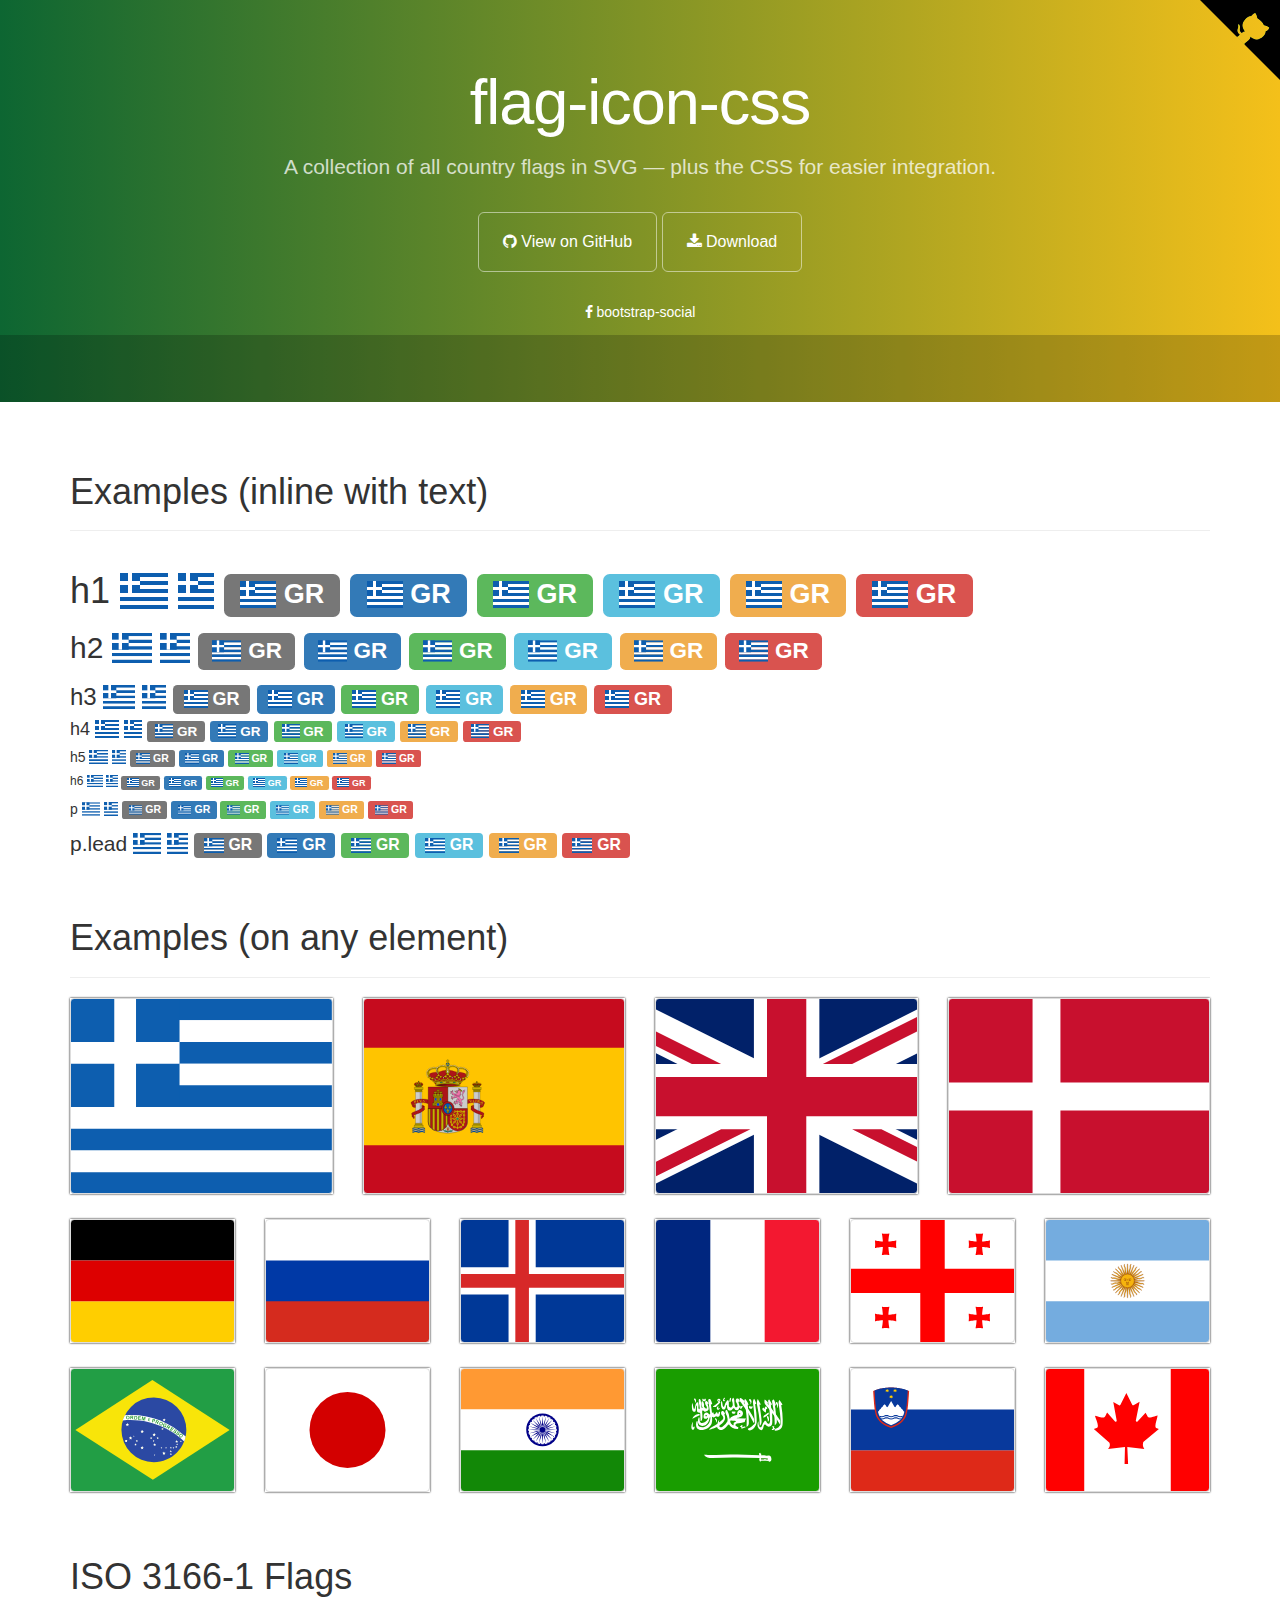
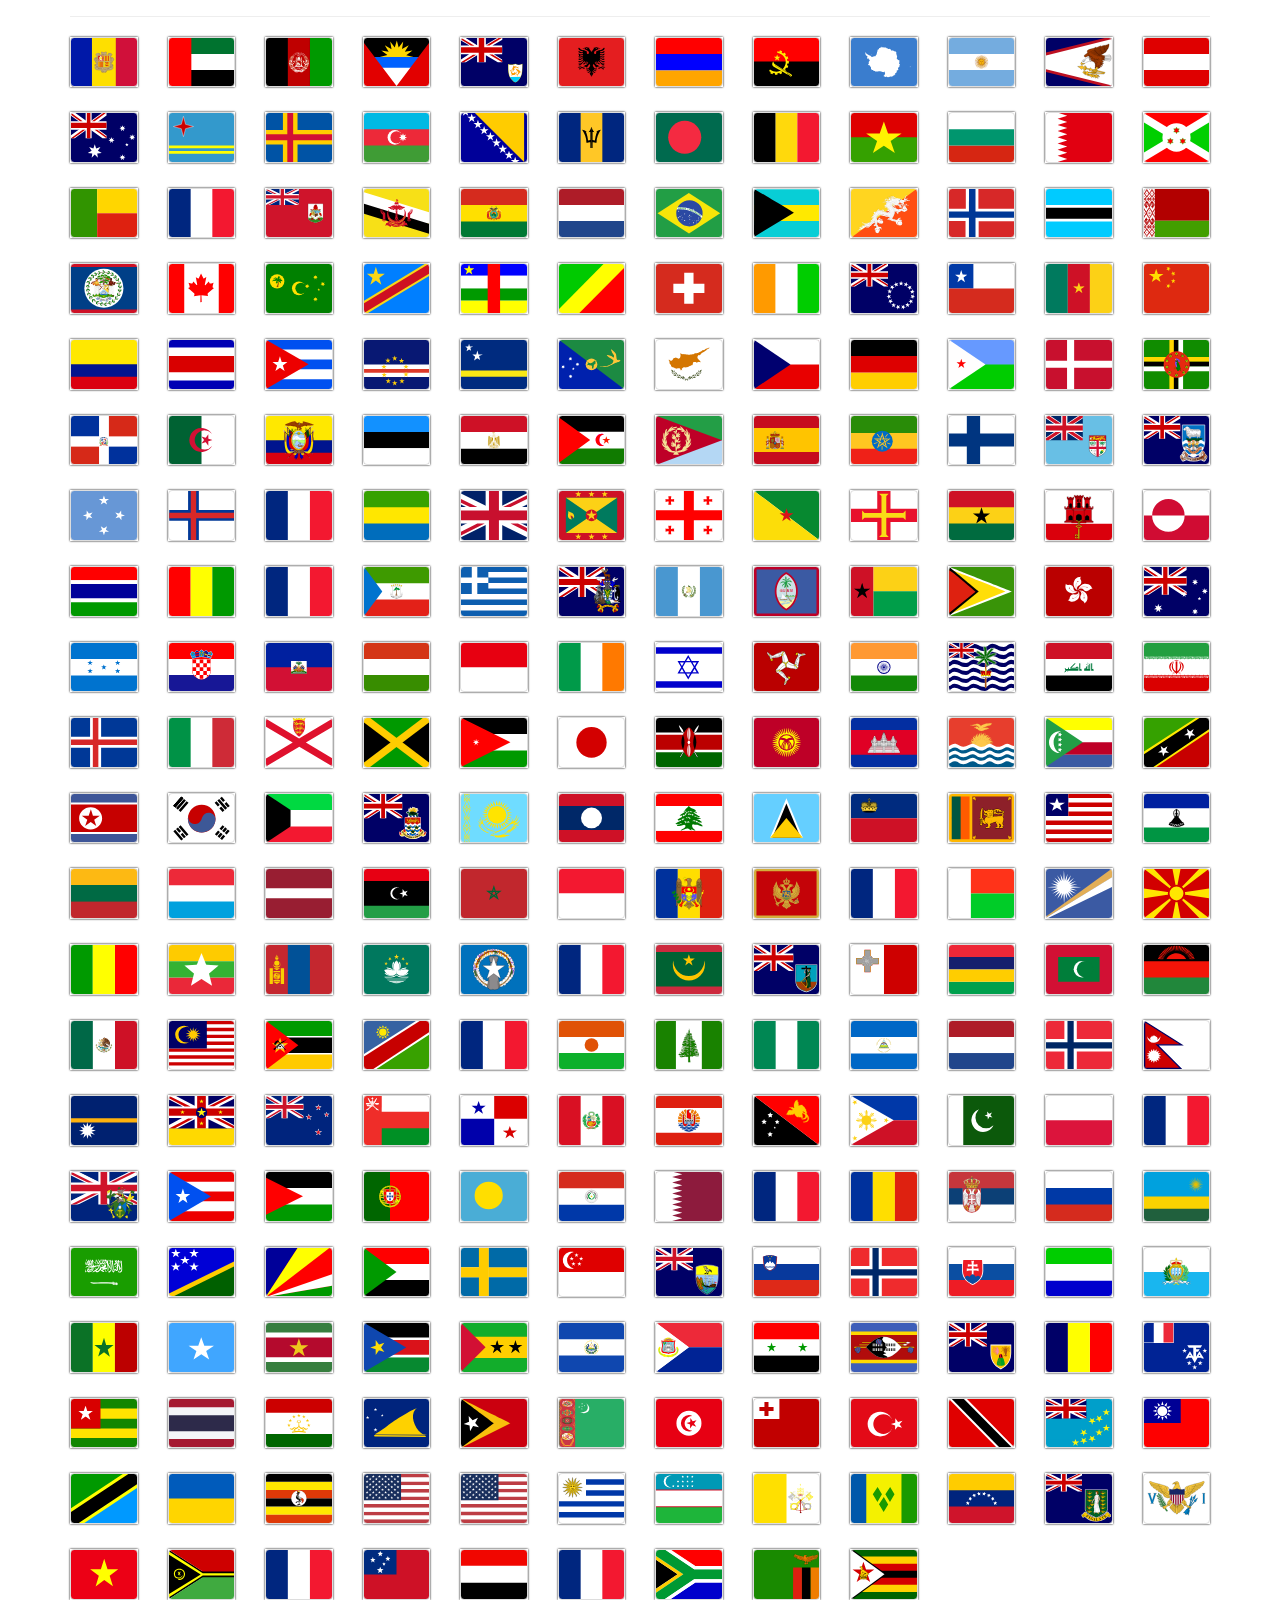
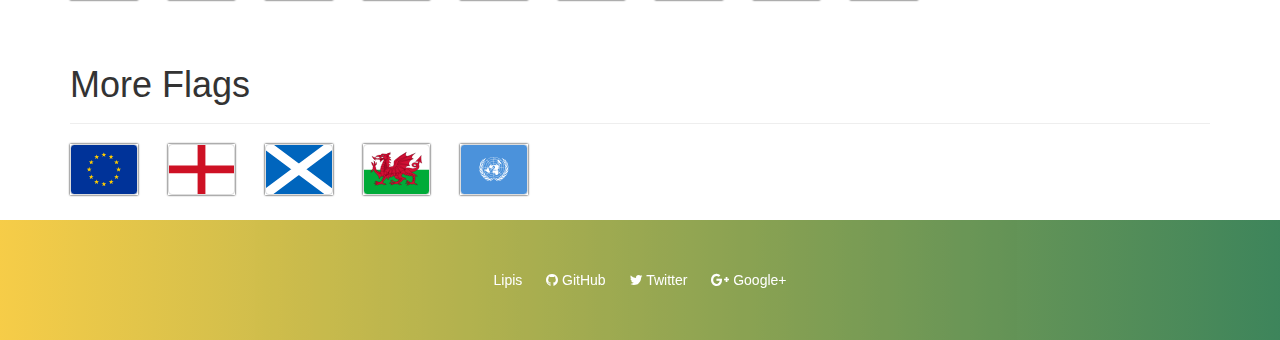
<file: src/main/resources/static/fonts/iconfonts/flag-icon-css/index.html>
<!DOCTYPE html>
<html lang="en">
  <head>
    <meta charset="utf-8">
    <meta name="viewport" content="width=device-width, initial-scale=1.0">
    <meta property="og:type" content="website" />
    <meta property="og:url" content="https://lipis.github.io/flag-icon-css/" />
    <title>SVG Country Flags | flag-icon-css</title>
    <link href="https://maxcdn.bootstrapcdn.com/bootstrap/3.3.6/css/bootstrap.min.css" rel="stylesheet" id="bootstrap">
    <link href="https://maxcdn.bootstrapcdn.com/font-awesome/4.5.0/css/font-awesome.min.css" rel="stylesheet">
    <link href="assets/docs.css" rel="stylesheet">
    <link href="css/flag-icon.css" rel="stylesheet">
  </head>
  <body>
    <div class="jumbotron">
      <div class="container">
        <h1>flag-icon-css</h1>
        <p> A collection of all country flags in SVG — plus the CSS for easier integration. </p>
        <a href="https://github.com/lipis/flag-icon-css" class="btn btn-outline btn-lg"><span class="fa fa-github"></span> View on GitHub</a>
        <a href="https://github.com/lipis/flag-icon-css/archive/master.zip" class="btn btn-outline btn-lg"><span class="fa fa-download"></span> Download</a>
        <ul class="jumbotron-links">
          <li><a href="https://lipis.github.io/bootstrap-social"><span class="fa fa-facebook"></span> bootstrap-social</a></li>
        </ul>
      </div>
      <div class="bottom">
        <iframe src="https://ghbtns.com/github-btn.html?user=lipis&amp;repo=flag-icon-css&amp;type=watch&amp;count=true" class="social-share"></iframe>
      </div>
    </div>
    <script>
      if (window.location.hostname.indexOf('github') > 0)
      {
        window.location.replace("http://flag-icon-css.lip.is/");
      }
    </script>
    <div class="container">
      <section id="examples">
        <div class="page-header">
          <h1>Examples (inline with text)</h1>
        </div>
        <div class="no-wrap">
          <h1> h1 <span class="flag-icon flag-icon-gr"></span>
            <span class="flag-icon flag-icon-squared flag-icon-gr"></span>
            <span class="label label-default"><span class="flag-icon flag-icon-gr"></span> GR</span>
            <span class="label label-primary"><span class="flag-icon flag-icon-gr"></span> GR</span>
            <span class="label label-success"><span class="flag-icon flag-icon-gr"></span> GR</span>
            <span class="label label-info"><span class="flag-icon flag-icon-gr"></span> GR</span>
            <span class="label label-warning"><span class="flag-icon flag-icon-gr"></span> GR</span>
            <span class="label label-danger"><span class="flag-icon flag-icon-gr"></span> GR</span>
          </h1>
          <h2> h2 <span class="flag-icon flag-icon-gr"></span>
            <span class="flag-icon flag-icon-squared flag-icon-gr"></span>
            <span class="label label-default"><span class="flag-icon flag-icon-gr"></span> GR</span>
            <span class="label label-primary"><span class="flag-icon flag-icon-gr"></span> GR</span>
            <span class="label label-success"><span class="flag-icon flag-icon-gr"></span> GR</span>
            <span class="label label-info"><span class="flag-icon flag-icon-gr"></span> GR</span>
            <span class="label label-warning"><span class="flag-icon flag-icon-gr"></span> GR</span>
            <span class="label label-danger"><span class="flag-icon flag-icon-gr"></span> GR</span>
          </h2>
          <h3> h3 <span class="flag-icon flag-icon-gr"></span>
            <span class="flag-icon flag-icon-squared flag-icon-gr"></span>
            <span class="label label-default"><span class="flag-icon flag-icon-gr"></span> GR</span>
            <span class="label label-primary"><span class="flag-icon flag-icon-gr"></span> GR</span>
            <span class="label label-success"><span class="flag-icon flag-icon-gr"></span> GR</span>
            <span class="label label-info"><span class="flag-icon flag-icon-gr"></span> GR</span>
            <span class="label label-warning"><span class="flag-icon flag-icon-gr"></span> GR</span>
            <span class="label label-danger"><span class="flag-icon flag-icon-gr"></span> GR</span>
          </h3>
          <h4> h4 <span class="flag-icon flag-icon-gr"></span>
            <span class="flag-icon flag-icon-squared flag-icon-gr"></span>
            <span class="label label-default"><span class="flag-icon flag-icon-gr"></span> GR</span>
            <span class="label label-primary"><span class="flag-icon flag-icon-gr"></span> GR</span>
            <span class="label label-success"><span class="flag-icon flag-icon-gr"></span> GR</span>
            <span class="label label-info"><span class="flag-icon flag-icon-gr"></span> GR</span>
            <span class="label label-warning"><span class="flag-icon flag-icon-gr"></span> GR</span>
            <span class="label label-danger"><span class="flag-icon flag-icon-gr"></span> GR</span>
          </h4>
          <h5> h5 <span class="flag-icon flag-icon-gr"></span>
            <span class="flag-icon flag-icon-squared flag-icon-gr"></span>
            <span class="label label-default"><span class="flag-icon flag-icon-gr"></span> GR</span>
            <span class="label label-primary"><span class="flag-icon flag-icon-gr"></span> GR</span>
            <span class="label label-success"><span class="flag-icon flag-icon-gr"></span> GR</span>
            <span class="label label-info"><span class="flag-icon flag-icon-gr"></span> GR</span>
            <span class="label label-warning"><span class="flag-icon flag-icon-gr"></span> GR</span>
            <span class="label label-danger"><span class="flag-icon flag-icon-gr"></span> GR</span>
          </h5>
          <h6> h6 <span class="flag-icon flag-icon-gr"></span>
            <span class="flag-icon flag-icon-squared flag-icon-gr"></span>
            <span class="label label-default"><span class="flag-icon flag-icon-gr"></span> GR</span>
            <span class="label label-primary"><span class="flag-icon flag-icon-gr"></span> GR</span>
            <span class="label label-success"><span class="flag-icon flag-icon-gr"></span> GR</span>
            <span class="label label-info"><span class="flag-icon flag-icon-gr"></span> GR</span>
            <span class="label label-warning"><span class="flag-icon flag-icon-gr"></span> GR</span>
            <span class="label label-danger"><span class="flag-icon flag-icon-gr"></span> GR</span>
          </h6>
          <p> p <span class="flag-icon flag-icon-gr"></span>
            <span class="flag-icon flag-icon-squared flag-icon-gr"></span>
            <span class="label label-default"><span class="flag-icon flag-icon-gr"></span> GR</span>
            <span class="label label-primary"><span class="flag-icon flag-icon-gr"></span> GR</span>
            <span class="label label-success"><span class="flag-icon flag-icon-gr"></span> GR</span>
            <span class="label label-info"><span class="flag-icon flag-icon-gr"></span> GR</span>
            <span class="label label-warning"><span class="flag-icon flag-icon-gr"></span> GR</span>
            <span class="label label-danger"><span class="flag-icon flag-icon-gr"></span> GR</span>
          </p>
          <p class="lead"> p.lead <span class="flag-icon flag-icon-gr"></span>
            <span class="flag-icon flag-icon-squared flag-icon-gr"></span>
            <span class="label label-default"><span class="flag-icon flag-icon-gr"></span> GR</span>
            <span class="label label-primary"><span class="flag-icon flag-icon-gr"></span> GR</span>
            <span class="label label-success"><span class="flag-icon flag-icon-gr"></span> GR</span>
            <span class="label label-info"><span class="flag-icon flag-icon-gr"></span> GR</span>
            <span class="label label-warning"><span class="flag-icon flag-icon-gr"></span> GR</span>
            <span class="label label-danger"><span class="flag-icon flag-icon-gr"></span> GR</span>
          </p>
      </section>
      </section>
      <section id="more" class="d">
        <div class="page-header">
          <h1>Examples (on any element)</h1>
        </div>
        <div class="row">
          <div class="col-lg-3 col-md-4 col-sm-4 col-xs-6">
            <div class="flag-wrapper">
              <div class="img-thumbnail flag flag-icon-background flag-icon-gr"></div>
            </div>
          </div>
          <div class="col-lg-3 col-md-4 col-sm-4 col-xs-6">
            <div class="flag-wrapper">
              <div class="img-thumbnail flag flag-icon-background flag-icon-es"></div>
            </div>
          </div>
          <div class="col-lg-3 col-md-4 col-sm-4 col-xs-3">
            <div class="flag-wrapper">
              <div class="img-thumbnail flag flag-icon-background flag-icon-gb"></div>
            </div>
          </div>
          <div class="col-lg-3 col-sm-2 col-xs-3">
            <div class="flag-wrapper">
              <div class="img-thumbnail flag flag-icon-background flag-icon-dk"></div>
            </div>
          </div>
          <div class="col-sm-2 col-xs-3">
            <div class="flag-wrapper">
              <div class="img-thumbnail flag flag-icon-background flag-icon-de"></div>
            </div>
          </div>
          <div class="col-sm-2 col-xs-3">
            <div class="flag-wrapper">
              <div class="img-thumbnail flag flag-icon-background flag-icon-ru"></div>
            </div>
          </div>
          <div class="col-sm-2 col-xs-3">
            <div class="flag-wrapper">
              <div class="img-thumbnail flag flag-icon-background flag-icon-is"></div>
            </div>
          </div>
          <div class="col-sm-2 col-xs-3">
            <div class="flag-wrapper">
              <div class="img-thumbnail flag flag-icon-background flag-icon-fr"></div>
            </div>
          </div>
          <div class="col-sm-2 col-xs-3">
            <div class="flag-wrapper">
              <div class="img-thumbnail flag flag-icon-background flag-icon-ge"></div>
            </div>
          </div>
          <div class="col-sm-2 col-xs-3">
            <div class="flag-wrapper">
              <div class="img-thumbnail flag flag-icon-background flag-icon-ar"></div>
            </div>
          </div>
          <div class="col-sm-2 col-xs-3">
            <div class="flag-wrapper">
              <div class="img-thumbnail flag flag-icon-background flag-icon-br"></div>
            </div>
          </div>
          <div class="col-sm-2 col-xs-3">
            <div class="flag-wrapper">
              <div class="img-thumbnail flag flag-icon-background flag-icon-jp"></div>
            </div>
          </div>
          <div class="col-sm-2 col-xs-3 hidden-xs">
            <div class="flag-wrapper">
              <div class="img-thumbnail flag flag-icon-background flag-icon-in"></div>
            </div>
          </div>
          <div class="col-sm-2 col-xs-3">
            <div class="flag-wrapper">
              <div class="img-thumbnail flag flag-icon-background flag-icon-sa"></div>
            </div>
          </div>
          <div class="col-sm-2 col-xs-3">
            <div class="flag-wrapper">
              <div class="img-thumbnail flag flag-icon-background flag-icon-si"></div>
            </div>
          </div>
          <div class="col-sm-2 col-xs-3 visible-lg">
            <div class="flag-wrapper">
              <div class="img-thumbnail flag flag-icon-background flag-icon-ca"></div>
            </div>
          </div>
        </div>
      </section>
      <section class="all-flags">
        <div class="page-header">
          <h1>ISO 3166-1 Flags</h1>
        </div>
        <div class="row">
          <div class="col-md-1 col-sm-2 col-xs-3">
            <div class="flag-wrapper">
              <div class="img-thumbnail flag flag-icon-background flag-icon-ad" title="ad" id="ad"></div>
            </div>
          </div>
          <div class="col-md-1 col-sm-2 col-xs-3">
            <div class="flag-wrapper">
              <div class="img-thumbnail flag flag-icon-background flag-icon-ae" title="ae" id="ae"></div>
            </div>
          </div>
          <div class="col-md-1 col-sm-2 col-xs-3">
            <div class="flag-wrapper">
              <div class="img-thumbnail flag flag-icon-background flag-icon-af" title="af" id="af"></div>
            </div>
          </div>
          <div class="col-md-1 col-sm-2 col-xs-3">
            <div class="flag-wrapper">
              <div class="img-thumbnail flag flag-icon-background flag-icon-ag" title="ag" id="ag"></div>
            </div>
          </div>
          <div class="col-md-1 col-sm-2 col-xs-3">
            <div class="flag-wrapper">
              <div class="img-thumbnail flag flag-icon-background flag-icon-ai" title="ai" id="ai"></div>
            </div>
          </div>
          <div class="col-md-1 col-sm-2 col-xs-3">
            <div class="flag-wrapper">
              <div class="img-thumbnail flag flag-icon-background flag-icon-al" title="al" id="al"></div>
            </div>
          </div>
          <div class="col-md-1 col-sm-2 col-xs-3">
            <div class="flag-wrapper">
              <div class="img-thumbnail flag flag-icon-background flag-icon-am" title="am" id="am"></div>
            </div>
          </div>
          <div class="col-md-1 col-sm-2 col-xs-3">
            <div class="flag-wrapper">
              <div class="img-thumbnail flag flag-icon-background flag-icon-ao" title="ao" id="ao"></div>
            </div>
          </div>
          <div class="col-md-1 col-sm-2 col-xs-3">
            <div class="flag-wrapper">
              <div class="img-thumbnail flag flag-icon-background flag-icon-aq" title="aq" id="aq"></div>
            </div>
          </div>
          <div class="col-md-1 col-sm-2 col-xs-3">
            <div class="flag-wrapper">
              <div class="img-thumbnail flag flag-icon-background flag-icon-ar" title="ar" id="ar"></div>
            </div>
          </div>
          <div class="col-md-1 col-sm-2 col-xs-3">
            <div class="flag-wrapper">
              <div class="img-thumbnail flag flag-icon-background flag-icon-as" title="as" id="as"></div>
            </div>
          </div>
          <div class="col-md-1 col-sm-2 col-xs-3">
            <div class="flag-wrapper">
              <div class="img-thumbnail flag flag-icon-background flag-icon-at" title="at" id="at"></div>
            </div>
          </div>
          <div class="col-md-1 col-sm-2 col-xs-3">
            <div class="flag-wrapper">
              <div class="img-thumbnail flag flag-icon-background flag-icon-au" title="au" id="au"></div>
            </div>
          </div>
          <div class="col-md-1 col-sm-2 col-xs-3">
            <div class="flag-wrapper">
              <div class="img-thumbnail flag flag-icon-background flag-icon-aw" title="aw" id="aw"></div>
            </div>
          </div>
          <div class="col-md-1 col-sm-2 col-xs-3">
            <div class="flag-wrapper">
              <div class="img-thumbnail flag flag-icon-background flag-icon-ax" title="ax" id="ax"></div>
            </div>
          </div>
          <div class="col-md-1 col-sm-2 col-xs-3">
            <div class="flag-wrapper">
              <div class="img-thumbnail flag flag-icon-background flag-icon-az" title="az" id="az"></div>
            </div>
          </div>
          <div class="col-md-1 col-sm-2 col-xs-3">
            <div class="flag-wrapper">
              <div class="img-thumbnail flag flag-icon-background flag-icon-ba" title="ba" id="ba"></div>
            </div>
          </div>
          <div class="col-md-1 col-sm-2 col-xs-3">
            <div class="flag-wrapper">
              <div class="img-thumbnail flag flag-icon-background flag-icon-bb" title="bb" id="bb"></div>
            </div>
          </div>
          <div class="col-md-1 col-sm-2 col-xs-3">
            <div class="flag-wrapper">
              <div class="img-thumbnail flag flag-icon-background flag-icon-bd" title="bd" id="bd"></div>
            </div>
          </div>
          <div class="col-md-1 col-sm-2 col-xs-3">
            <div class="flag-wrapper">
              <div class="img-thumbnail flag flag-icon-background flag-icon-be" title="be" id="be"></div>
            </div>
          </div>
          <div class="col-md-1 col-sm-2 col-xs-3">
            <div class="flag-wrapper">
              <div class="img-thumbnail flag flag-icon-background flag-icon-bf" title="bf" id="bf"></div>
            </div>
          </div>
          <div class="col-md-1 col-sm-2 col-xs-3">
            <div class="flag-wrapper">
              <div class="img-thumbnail flag flag-icon-background flag-icon-bg" title="bg" id="bg"></div>
            </div>
          </div>
          <div class="col-md-1 col-sm-2 col-xs-3">
            <div class="flag-wrapper">
              <div class="img-thumbnail flag flag-icon-background flag-icon-bh" title="bh" id="bh"></div>
            </div>
          </div>
          <div class="col-md-1 col-sm-2 col-xs-3">
            <div class="flag-wrapper">
              <div class="img-thumbnail flag flag-icon-background flag-icon-bi" title="bi" id="bi"></div>
            </div>
          </div>
          <div class="col-md-1 col-sm-2 col-xs-3">
            <div class="flag-wrapper">
              <div class="img-thumbnail flag flag-icon-background flag-icon-bj" title="bj" id="bj"></div>
            </div>
          </div>
          <div class="col-md-1 col-sm-2 col-xs-3">
            <div class="flag-wrapper">
              <div class="img-thumbnail flag flag-icon-background flag-icon-bl" title="bl" id="bl"></div>
            </div>
          </div>
          <div class="col-md-1 col-sm-2 col-xs-3">
            <div class="flag-wrapper">
              <div class="img-thumbnail flag flag-icon-background flag-icon-bm" title="bm" id="bm"></div>
            </div>
          </div>
          <div class="col-md-1 col-sm-2 col-xs-3">
            <div class="flag-wrapper">
              <div class="img-thumbnail flag flag-icon-background flag-icon-bn" title="bn" id="bn"></div>
            </div>
          </div>
          <div class="col-md-1 col-sm-2 col-xs-3">
            <div class="flag-wrapper">
              <div class="img-thumbnail flag flag-icon-background flag-icon-bo" title="bo" id="bo"></div>
            </div>
          </div>
          <div class="col-md-1 col-sm-2 col-xs-3">
            <div class="flag-wrapper">
              <div class="img-thumbnail flag flag-icon-background flag-icon-bq" title="bq" id="bq"></div>
            </div>
          </div>
          <div class="col-md-1 col-sm-2 col-xs-3">
            <div class="flag-wrapper">
              <div class="img-thumbnail flag flag-icon-background flag-icon-br" title="br" id="br"></div>
            </div>
          </div>
          <div class="col-md-1 col-sm-2 col-xs-3">
            <div class="flag-wrapper">
              <div class="img-thumbnail flag flag-icon-background flag-icon-bs" title="bs" id="bs"></div>
            </div>
          </div>
          <div class="col-md-1 col-sm-2 col-xs-3">
            <div class="flag-wrapper">
              <div class="img-thumbnail flag flag-icon-background flag-icon-bt" title="bt" id="bt"></div>
            </div>
          </div>
          <div class="col-md-1 col-sm-2 col-xs-3">
            <div class="flag-wrapper">
              <div class="img-thumbnail flag flag-icon-background flag-icon-bv" title="bv" id="bv"></div>
            </div>
          </div>
          <div class="col-md-1 col-sm-2 col-xs-3">
            <div class="flag-wrapper">
              <div class="img-thumbnail flag flag-icon-background flag-icon-bw" title="bw" id="bw"></div>
            </div>
          </div>
          <div class="col-md-1 col-sm-2 col-xs-3">
            <div class="flag-wrapper">
              <div class="img-thumbnail flag flag-icon-background flag-icon-by" title="by" id="by"></div>
            </div>
          </div>
          <div class="col-md-1 col-sm-2 col-xs-3">
            <div class="flag-wrapper">
              <div class="img-thumbnail flag flag-icon-background flag-icon-bz" title="bz" id="bz"></div>
            </div>
          </div>
          <div class="col-md-1 col-sm-2 col-xs-3">
            <div class="flag-wrapper">
              <div class="img-thumbnail flag flag-icon-background flag-icon-ca" title="ca" id="ca"></div>
            </div>
          </div>
          <div class="col-md-1 col-sm-2 col-xs-3">
            <div class="flag-wrapper">
              <div class="img-thumbnail flag flag-icon-background flag-icon-cc" title="cc" id="cc"></div>
            </div>
          </div>
          <div class="col-md-1 col-sm-2 col-xs-3">
            <div class="flag-wrapper">
              <div class="img-thumbnail flag flag-icon-background flag-icon-cd" title="cd" id="cd"></div>
            </div>
          </div>
          <div class="col-md-1 col-sm-2 col-xs-3">
            <div class="flag-wrapper">
              <div class="img-thumbnail flag flag-icon-background flag-icon-cf" title="cf" id="cf"></div>
            </div>
          </div>
          <div class="col-md-1 col-sm-2 col-xs-3">
            <div class="flag-wrapper">
              <div class="img-thumbnail flag flag-icon-background flag-icon-cg" title="cg" id="cg"></div>
            </div>
          </div>
          <div class="col-md-1 col-sm-2 col-xs-3">
            <div class="flag-wrapper">
              <div class="img-thumbnail flag flag-icon-background flag-icon-ch" title="ch" id="ch"></div>
            </div>
          </div>
          <div class="col-md-1 col-sm-2 col-xs-3">
            <div class="flag-wrapper">
              <div class="img-thumbnail flag flag-icon-background flag-icon-ci" title="ci" id="ci"></div>
            </div>
          </div>
          <div class="col-md-1 col-sm-2 col-xs-3">
            <div class="flag-wrapper">
              <div class="img-thumbnail flag flag-icon-background flag-icon-ck" title="ck" id="ck"></div>
            </div>
          </div>
          <div class="col-md-1 col-sm-2 col-xs-3">
            <div class="flag-wrapper">
              <div class="img-thumbnail flag flag-icon-background flag-icon-cl" title="cl" id="cl"></div>
            </div>
          </div>
          <div class="col-md-1 col-sm-2 col-xs-3">
            <div class="flag-wrapper">
              <div class="img-thumbnail flag flag-icon-background flag-icon-cm" title="cm" id="cm"></div>
            </div>
          </div>
          <div class="col-md-1 col-sm-2 col-xs-3">
            <div class="flag-wrapper">
              <div class="img-thumbnail flag flag-icon-background flag-icon-cn" title="cn" id="cn"></div>
            </div>
          </div>
          <div class="col-md-1 col-sm-2 col-xs-3">
            <div class="flag-wrapper">
              <div class="img-thumbnail flag flag-icon-background flag-icon-co" title="co" id="co"></div>
            </div>
          </div>
          <div class="col-md-1 col-sm-2 col-xs-3">
            <div class="flag-wrapper">
              <div class="img-thumbnail flag flag-icon-background flag-icon-cr" title="cr" id="cr"></div>
            </div>
          </div>
          <div class="col-md-1 col-sm-2 col-xs-3">
            <div class="flag-wrapper">
              <div class="img-thumbnail flag flag-icon-background flag-icon-cu" title="cu" id="cu"></div>
            </div>
          </div>
          <div class="col-md-1 col-sm-2 col-xs-3">
            <div class="flag-wrapper">
              <div class="img-thumbnail flag flag-icon-background flag-icon-cv" title="cv" id="cv"></div>
            </div>
          </div>
          <div class="col-md-1 col-sm-2 col-xs-3">
            <div class="flag-wrapper">
              <div class="img-thumbnail flag flag-icon-background flag-icon-cw" title="cw" id="cw"></div>
            </div>
          </div>
          <div class="col-md-1 col-sm-2 col-xs-3">
            <div class="flag-wrapper">
              <div class="img-thumbnail flag flag-icon-background flag-icon-cx" title="cx" id="cx"></div>
            </div>
          </div>
          <div class="col-md-1 col-sm-2 col-xs-3">
            <div class="flag-wrapper">
              <div class="img-thumbnail flag flag-icon-background flag-icon-cy" title="cy" id="cy"></div>
            </div>
          </div>
          <div class="col-md-1 col-sm-2 col-xs-3">
            <div class="flag-wrapper">
              <div class="img-thumbnail flag flag-icon-background flag-icon-cz" title="cz" id="cz"></div>
            </div>
          </div>
          <div class="col-md-1 col-sm-2 col-xs-3">
            <div class="flag-wrapper">
              <div class="img-thumbnail flag flag-icon-background flag-icon-de" title="de" id="de"></div>
            </div>
          </div>
          <div class="col-md-1 col-sm-2 col-xs-3">
            <div class="flag-wrapper">
              <div class="img-thumbnail flag flag-icon-background flag-icon-dj" title="dj" id="dj"></div>
            </div>
          </div>
          <div class="col-md-1 col-sm-2 col-xs-3">
            <div class="flag-wrapper">
              <div class="img-thumbnail flag flag-icon-background flag-icon-dk" title="dk" id="dk"></div>
            </div>
          </div>
          <div class="col-md-1 col-sm-2 col-xs-3">
            <div class="flag-wrapper">
              <div class="img-thumbnail flag flag-icon-background flag-icon-dm" title="dm" id="dm"></div>
            </div>
          </div>
          <div class="col-md-1 col-sm-2 col-xs-3">
            <div class="flag-wrapper">
              <div class="img-thumbnail flag flag-icon-background flag-icon-do" title="do" id="do"></div>
            </div>
          </div>
          <div class="col-md-1 col-sm-2 col-xs-3">
            <div class="flag-wrapper">
              <div class="img-thumbnail flag flag-icon-background flag-icon-dz" title="dz" id="dz"></div>
            </div>
          </div>
          <div class="col-md-1 col-sm-2 col-xs-3">
            <div class="flag-wrapper">
              <div class="img-thumbnail flag flag-icon-background flag-icon-ec" title="ec" id="ec"></div>
            </div>
          </div>
          <div class="col-md-1 col-sm-2 col-xs-3">
            <div class="flag-wrapper">
              <div class="img-thumbnail flag flag-icon-background flag-icon-ee" title="ee" id="ee"></div>
            </div>
          </div>
          <div class="col-md-1 col-sm-2 col-xs-3">
            <div class="flag-wrapper">
              <div class="img-thumbnail flag flag-icon-background flag-icon-eg" title="eg" id="eg"></div>
            </div>
          </div>
          <div class="col-md-1 col-sm-2 col-xs-3">
            <div class="flag-wrapper">
              <div class="img-thumbnail flag flag-icon-background flag-icon-eh" title="eh" id="eh"></div>
            </div>
          </div>
          <div class="col-md-1 col-sm-2 col-xs-3">
            <div class="flag-wrapper">
              <div class="img-thumbnail flag flag-icon-background flag-icon-er" title="er" id="er"></div>
            </div>
          </div>
          <div class="col-md-1 col-sm-2 col-xs-3">
            <div class="flag-wrapper">
              <div class="img-thumbnail flag flag-icon-background flag-icon-es" title="es" id="es"></div>
            </div>
          </div>
          <div class="col-md-1 col-sm-2 col-xs-3">
            <div class="flag-wrapper">
              <div class="img-thumbnail flag flag-icon-background flag-icon-et" title="et" id="et"></div>
            </div>
          </div>
          <div class="col-md-1 col-sm-2 col-xs-3">
            <div class="flag-wrapper">
              <div class="img-thumbnail flag flag-icon-background flag-icon-fi" title="fi" id="fi"></div>
            </div>
          </div>
          <div class="col-md-1 col-sm-2 col-xs-3">
            <div class="flag-wrapper">
              <div class="img-thumbnail flag flag-icon-background flag-icon-fj" title="fj" id="fj"></div>
            </div>
          </div>
          <div class="col-md-1 col-sm-2 col-xs-3">
            <div class="flag-wrapper">
              <div class="img-thumbnail flag flag-icon-background flag-icon-fk" title="fk" id="fk"></div>
            </div>
          </div>
          <div class="col-md-1 col-sm-2 col-xs-3">
            <div class="flag-wrapper">
              <div class="img-thumbnail flag flag-icon-background flag-icon-fm" title="fm" id="fm"></div>
            </div>
          </div>
          <div class="col-md-1 col-sm-2 col-xs-3">
            <div class="flag-wrapper">
              <div class="img-thumbnail flag flag-icon-background flag-icon-fo" title="fo" id="fo"></div>
            </div>
          </div>
          <div class="col-md-1 col-sm-2 col-xs-3">
            <div class="flag-wrapper">
              <div class="img-thumbnail flag flag-icon-background flag-icon-fr" title="fr" id="fr"></div>
            </div>
          </div>
          <div class="col-md-1 col-sm-2 col-xs-3">
            <div class="flag-wrapper">
              <div class="img-thumbnail flag flag-icon-background flag-icon-ga" title="ga" id="ga"></div>
            </div>
          </div>
          <div class="col-md-1 col-sm-2 col-xs-3">
            <div class="flag-wrapper">
              <div class="img-thumbnail flag flag-icon-background flag-icon-gb" title="gb" id="gb"></div>
            </div>
          </div>
          <div class="col-md-1 col-sm-2 col-xs-3">
            <div class="flag-wrapper">
              <div class="img-thumbnail flag flag-icon-background flag-icon-gd" title="gd" id="gd"></div>
            </div>
          </div>
          <div class="col-md-1 col-sm-2 col-xs-3">
            <div class="flag-wrapper">
              <div class="img-thumbnail flag flag-icon-background flag-icon-ge" title="ge" id="ge"></div>
            </div>
          </div>
          <div class="col-md-1 col-sm-2 col-xs-3">
            <div class="flag-wrapper">
              <div class="img-thumbnail flag flag-icon-background flag-icon-gf" title="gf" id="gf"></div>
            </div>
          </div>
          <div class="col-md-1 col-sm-2 col-xs-3">
            <div class="flag-wrapper">
              <div class="img-thumbnail flag flag-icon-background flag-icon-gg" title="gg" id="gg"></div>
            </div>
          </div>
          <div class="col-md-1 col-sm-2 col-xs-3">
            <div class="flag-wrapper">
              <div class="img-thumbnail flag flag-icon-background flag-icon-gh" title="gh" id="gh"></div>
            </div>
          </div>
          <div class="col-md-1 col-sm-2 col-xs-3">
            <div class="flag-wrapper">
              <div class="img-thumbnail flag flag-icon-background flag-icon-gi" title="gi" id="gi"></div>
            </div>
          </div>
          <div class="col-md-1 col-sm-2 col-xs-3">
            <div class="flag-wrapper">
              <div class="img-thumbnail flag flag-icon-background flag-icon-gl" title="gl" id="gl"></div>
            </div>
          </div>
          <div class="col-md-1 col-sm-2 col-xs-3">
            <div class="flag-wrapper">
              <div class="img-thumbnail flag flag-icon-background flag-icon-gm" title="gm" id="gm"></div>
            </div>
          </div>
          <div class="col-md-1 col-sm-2 col-xs-3">
            <div class="flag-wrapper">
              <div class="img-thumbnail flag flag-icon-background flag-icon-gn" title="gn" id="gn"></div>
            </div>
          </div>
          <div class="col-md-1 col-sm-2 col-xs-3">
            <div class="flag-wrapper">
              <div class="img-thumbnail flag flag-icon-background flag-icon-gp" title="gp" id="gp"></div>
            </div>
          </div>
          <div class="col-md-1 col-sm-2 col-xs-3">
            <div class="flag-wrapper">
              <div class="img-thumbnail flag flag-icon-background flag-icon-gq" title="gq" id="gq"></div>
            </div>
          </div>
          <div class="col-md-1 col-sm-2 col-xs-3">
            <div class="flag-wrapper">
              <div class="img-thumbnail flag flag-icon-background flag-icon-gr" title="gr" id="gr"></div>
            </div>
          </div>
          <div class="col-md-1 col-sm-2 col-xs-3">
            <div class="flag-wrapper">
              <div class="img-thumbnail flag flag-icon-background flag-icon-gs" title="gs" id="gs"></div>
            </div>
          </div>
          <div class="col-md-1 col-sm-2 col-xs-3">
            <div class="flag-wrapper">
              <div class="img-thumbnail flag flag-icon-background flag-icon-gt" title="gt" id="gt"></div>
            </div>
          </div>
          <div class="col-md-1 col-sm-2 col-xs-3">
            <div class="flag-wrapper">
              <div class="img-thumbnail flag flag-icon-background flag-icon-gu" title="gu" id="gu"></div>
            </div>
          </div>
          <div class="col-md-1 col-sm-2 col-xs-3">
            <div class="flag-wrapper">
              <div class="img-thumbnail flag flag-icon-background flag-icon-gw" title="gw" id="gw"></div>
            </div>
          </div>
          <div class="col-md-1 col-sm-2 col-xs-3">
            <div class="flag-wrapper">
              <div class="img-thumbnail flag flag-icon-background flag-icon-gy" title="gy" id="gy"></div>
            </div>
          </div>
          <div class="col-md-1 col-sm-2 col-xs-3">
            <div class="flag-wrapper">
              <div class="img-thumbnail flag flag-icon-background flag-icon-hk" title="hk" id="hk"></div>
            </div>
          </div>
          <div class="col-md-1 col-sm-2 col-xs-3">
            <div class="flag-wrapper">
              <div class="img-thumbnail flag flag-icon-background flag-icon-hm" title="hm" id="hm"></div>
            </div>
          </div>
          <div class="col-md-1 col-sm-2 col-xs-3">
            <div class="flag-wrapper">
              <div class="img-thumbnail flag flag-icon-background flag-icon-hn" title="hn" id="hn"></div>
            </div>
          </div>
          <div class="col-md-1 col-sm-2 col-xs-3">
            <div class="flag-wrapper">
              <div class="img-thumbnail flag flag-icon-background flag-icon-hr" title="hr" id="hr"></div>
            </div>
          </div>
          <div class="col-md-1 col-sm-2 col-xs-3">
            <div class="flag-wrapper">
              <div class="img-thumbnail flag flag-icon-background flag-icon-ht" title="ht" id="ht"></div>
            </div>
          </div>
          <div class="col-md-1 col-sm-2 col-xs-3">
            <div class="flag-wrapper">
              <div class="img-thumbnail flag flag-icon-background flag-icon-hu" title="hu" id="hu"></div>
            </div>
          </div>
          <div class="col-md-1 col-sm-2 col-xs-3">
            <div class="flag-wrapper">
              <div class="img-thumbnail flag flag-icon-background flag-icon-id" title="id" id="id"></div>
            </div>
          </div>
          <div class="col-md-1 col-sm-2 col-xs-3">
            <div class="flag-wrapper">
              <div class="img-thumbnail flag flag-icon-background flag-icon-ie" title="ie" id="ie"></div>
            </div>
          </div>
          <div class="col-md-1 col-sm-2 col-xs-3">
            <div class="flag-wrapper">
              <div class="img-thumbnail flag flag-icon-background flag-icon-il" title="il" id="il"></div>
            </div>
          </div>
          <div class="col-md-1 col-sm-2 col-xs-3">
            <div class="flag-wrapper">
              <div class="img-thumbnail flag flag-icon-background flag-icon-im" title="im" id="im"></div>
            </div>
          </div>
          <div class="col-md-1 col-sm-2 col-xs-3">
            <div class="flag-wrapper">
              <div class="img-thumbnail flag flag-icon-background flag-icon-in" title="in" id="in"></div>
            </div>
          </div>
          <div class="col-md-1 col-sm-2 col-xs-3">
            <div class="flag-wrapper">
              <div class="img-thumbnail flag flag-icon-background flag-icon-io" title="io" id="io"></div>
            </div>
          </div>
          <div class="col-md-1 col-sm-2 col-xs-3">
            <div class="flag-wrapper">
              <div class="img-thumbnail flag flag-icon-background flag-icon-iq" title="iq" id="iq"></div>
            </div>
          </div>
          <div class="col-md-1 col-sm-2 col-xs-3">
            <div class="flag-wrapper">
              <div class="img-thumbnail flag flag-icon-background flag-icon-ir" title="ir" id="ir"></div>
            </div>
          </div>
          <div class="col-md-1 col-sm-2 col-xs-3">
            <div class="flag-wrapper">
              <div class="img-thumbnail flag flag-icon-background flag-icon-is" title="is" id="is"></div>
            </div>
          </div>
          <div class="col-md-1 col-sm-2 col-xs-3">
            <div class="flag-wrapper">
              <div class="img-thumbnail flag flag-icon-background flag-icon-it" title="it" id="it"></div>
            </div>
          </div>
          <div class="col-md-1 col-sm-2 col-xs-3">
            <div class="flag-wrapper">
              <div class="img-thumbnail flag flag-icon-background flag-icon-je" title="je" id="je"></div>
            </div>
          </div>
          <div class="col-md-1 col-sm-2 col-xs-3">
            <div class="flag-wrapper">
              <div class="img-thumbnail flag flag-icon-background flag-icon-jm" title="jm" id="jm"></div>
            </div>
          </div>
          <div class="col-md-1 col-sm-2 col-xs-3">
            <div class="flag-wrapper">
              <div class="img-thumbnail flag flag-icon-background flag-icon-jo" title="jo" id="jo"></div>
            </div>
          </div>
          <div class="col-md-1 col-sm-2 col-xs-3">
            <div class="flag-wrapper">
              <div class="img-thumbnail flag flag-icon-background flag-icon-jp" title="jp" id="jp"></div>
            </div>
          </div>
          <div class="col-md-1 col-sm-2 col-xs-3">
            <div class="flag-wrapper">
              <div class="img-thumbnail flag flag-icon-background flag-icon-ke" title="ke" id="ke"></div>
            </div>
          </div>
          <div class="col-md-1 col-sm-2 col-xs-3">
            <div class="flag-wrapper">
              <div class="img-thumbnail flag flag-icon-background flag-icon-kg" title="kg" id="kg"></div>
            </div>
          </div>
          <div class="col-md-1 col-sm-2 col-xs-3">
            <div class="flag-wrapper">
              <div class="img-thumbnail flag flag-icon-background flag-icon-kh" title="kh" id="kh"></div>
            </div>
          </div>
          <div class="col-md-1 col-sm-2 col-xs-3">
            <div class="flag-wrapper">
              <div class="img-thumbnail flag flag-icon-background flag-icon-ki" title="ki" id="ki"></div>
            </div>
          </div>
          <div class="col-md-1 col-sm-2 col-xs-3">
            <div class="flag-wrapper">
              <div class="img-thumbnail flag flag-icon-background flag-icon-km" title="km" id="km"></div>
            </div>
          </div>
          <div class="col-md-1 col-sm-2 col-xs-3">
            <div class="flag-wrapper">
              <div class="img-thumbnail flag flag-icon-background flag-icon-kn" title="kn" id="kn"></div>
            </div>
          </div>
          <div class="col-md-1 col-sm-2 col-xs-3">
            <div class="flag-wrapper">
              <div class="img-thumbnail flag flag-icon-background flag-icon-kp" title="kp" id="kp"></div>
            </div>
          </div>
          <div class="col-md-1 col-sm-2 col-xs-3">
            <div class="flag-wrapper">
              <div class="img-thumbnail flag flag-icon-background flag-icon-kr" title="kr" id="kr"></div>
            </div>
          </div>
          <div class="col-md-1 col-sm-2 col-xs-3">
            <div class="flag-wrapper">
              <div class="img-thumbnail flag flag-icon-background flag-icon-kw" title="kw" id="kw"></div>
            </div>
          </div>
          <div class="col-md-1 col-sm-2 col-xs-3">
            <div class="flag-wrapper">
              <div class="img-thumbnail flag flag-icon-background flag-icon-ky" title="ky" id="ky"></div>
            </div>
          </div>
          <div class="col-md-1 col-sm-2 col-xs-3">
            <div class="flag-wrapper">
              <div class="img-thumbnail flag flag-icon-background flag-icon-kz" title="kz" id="kz"></div>
            </div>
          </div>
          <div class="col-md-1 col-sm-2 col-xs-3">
            <div class="flag-wrapper">
              <div class="img-thumbnail flag flag-icon-background flag-icon-la" title="la" id="la"></div>
            </div>
          </div>
          <div class="col-md-1 col-sm-2 col-xs-3">
            <div class="flag-wrapper">
              <div class="img-thumbnail flag flag-icon-background flag-icon-lb" title="lb" id="lb"></div>
            </div>
          </div>
          <div class="col-md-1 col-sm-2 col-xs-3">
            <div class="flag-wrapper">
              <div class="img-thumbnail flag flag-icon-background flag-icon-lc" title="lc" id="lc"></div>
            </div>
          </div>
          <div class="col-md-1 col-sm-2 col-xs-3">
            <div class="flag-wrapper">
              <div class="img-thumbnail flag flag-icon-background flag-icon-li" title="li" id="li"></div>
            </div>
          </div>
          <div class="col-md-1 col-sm-2 col-xs-3">
            <div class="flag-wrapper">
              <div class="img-thumbnail flag flag-icon-background flag-icon-lk" title="lk" id="lk"></div>
            </div>
          </div>
          <div class="col-md-1 col-sm-2 col-xs-3">
            <div class="flag-wrapper">
              <div class="img-thumbnail flag flag-icon-background flag-icon-lr" title="lr" id="lr"></div>
            </div>
          </div>
          <div class="col-md-1 col-sm-2 col-xs-3">
            <div class="flag-wrapper">
              <div class="img-thumbnail flag flag-icon-background flag-icon-ls" title="ls" id="ls"></div>
            </div>
          </div>
          <div class="col-md-1 col-sm-2 col-xs-3">
            <div class="flag-wrapper">
              <div class="img-thumbnail flag flag-icon-background flag-icon-lt" title="lt" id="lt"></div>
            </div>
          </div>
          <div class="col-md-1 col-sm-2 col-xs-3">
            <div class="flag-wrapper">
              <div class="img-thumbnail flag flag-icon-background flag-icon-lu" title="lu" id="lu"></div>
            </div>
          </div>
          <div class="col-md-1 col-sm-2 col-xs-3">
            <div class="flag-wrapper">
              <div class="img-thumbnail flag flag-icon-background flag-icon-lv" title="lv" id="lv"></div>
            </div>
          </div>
          <div class="col-md-1 col-sm-2 col-xs-3">
            <div class="flag-wrapper">
              <div class="img-thumbnail flag flag-icon-background flag-icon-ly" title="ly" id="ly"></div>
            </div>
          </div>
          <div class="col-md-1 col-sm-2 col-xs-3">
            <div class="flag-wrapper">
              <div class="img-thumbnail flag flag-icon-background flag-icon-ma" title="ma" id="ma"></div>
            </div>
          </div>
          <div class="col-md-1 col-sm-2 col-xs-3">
            <div class="flag-wrapper">
              <div class="img-thumbnail flag flag-icon-background flag-icon-mc" title="mc" id="mc"></div>
            </div>
          </div>
          <div class="col-md-1 col-sm-2 col-xs-3">
            <div class="flag-wrapper">
              <div class="img-thumbnail flag flag-icon-background flag-icon-md" title="md" id="md"></div>
            </div>
          </div>
          <div class="col-md-1 col-sm-2 col-xs-3">
            <div class="flag-wrapper">
              <div class="img-thumbnail flag flag-icon-background flag-icon-me" title="me" id="me"></div>
            </div>
          </div>
          <div class="col-md-1 col-sm-2 col-xs-3">
            <div class="flag-wrapper">
              <div class="img-thumbnail flag flag-icon-background flag-icon-mf" title="mf" id="mf"></div>
            </div>
          </div>
          <div class="col-md-1 col-sm-2 col-xs-3">
            <div class="flag-wrapper">
              <div class="img-thumbnail flag flag-icon-background flag-icon-mg" title="mg" id="mg"></div>
            </div>
          </div>
          <div class="col-md-1 col-sm-2 col-xs-3">
            <div class="flag-wrapper">
              <div class="img-thumbnail flag flag-icon-background flag-icon-mh" title="mh" id="mh"></div>
            </div>
          </div>
          <div class="col-md-1 col-sm-2 col-xs-3">
            <div class="flag-wrapper">
              <div class="img-thumbnail flag flag-icon-background flag-icon-mk" title="mk" id="mk"></div>
            </div>
          </div>
          <div class="col-md-1 col-sm-2 col-xs-3">
            <div class="flag-wrapper">
              <div class="img-thumbnail flag flag-icon-background flag-icon-ml" title="ml" id="ml"></div>
            </div>
          </div>
          <div class="col-md-1 col-sm-2 col-xs-3">
            <div class="flag-wrapper">
              <div class="img-thumbnail flag flag-icon-background flag-icon-mm" title="mm" id="mm"></div>
            </div>
          </div>
          <div class="col-md-1 col-sm-2 col-xs-3">
            <div class="flag-wrapper">
              <div class="img-thumbnail flag flag-icon-background flag-icon-mn" title="mn" id="mn"></div>
            </div>
          </div>
          <div class="col-md-1 col-sm-2 col-xs-3">
            <div class="flag-wrapper">
              <div class="img-thumbnail flag flag-icon-background flag-icon-mo" title="mo" id="mo"></div>
            </div>
          </div>
          <div class="col-md-1 col-sm-2 col-xs-3">
            <div class="flag-wrapper">
              <div class="img-thumbnail flag flag-icon-background flag-icon-mp" title="mp" id="mp"></div>
            </div>
          </div>
          <div class="col-md-1 col-sm-2 col-xs-3">
            <div class="flag-wrapper">
              <div class="img-thumbnail flag flag-icon-background flag-icon-mq" title="mq" id="mq"></div>
            </div>
          </div>
          <div class="col-md-1 col-sm-2 col-xs-3">
            <div class="flag-wrapper">
              <div class="img-thumbnail flag flag-icon-background flag-icon-mr" title="mr" id="mr"></div>
            </div>
          </div>
          <div class="col-md-1 col-sm-2 col-xs-3">
            <div class="flag-wrapper">
              <div class="img-thumbnail flag flag-icon-background flag-icon-ms" title="ms" id="ms"></div>
            </div>
          </div>
          <div class="col-md-1 col-sm-2 col-xs-3">
            <div class="flag-wrapper">
              <div class="img-thumbnail flag flag-icon-background flag-icon-mt" title="mt" id="mt"></div>
            </div>
          </div>
          <div class="col-md-1 col-sm-2 col-xs-3">
            <div class="flag-wrapper">
              <div class="img-thumbnail flag flag-icon-background flag-icon-mu" title="mu" id="mu"></div>
            </div>
          </div>
          <div class="col-md-1 col-sm-2 col-xs-3">
            <div class="flag-wrapper">
              <div class="img-thumbnail flag flag-icon-background flag-icon-mv" title="mv" id="mv"></div>
            </div>
          </div>
          <div class="col-md-1 col-sm-2 col-xs-3">
            <div class="flag-wrapper">
              <div class="img-thumbnail flag flag-icon-background flag-icon-mw" title="mw" id="mw"></div>
            </div>
          </div>
          <div class="col-md-1 col-sm-2 col-xs-3">
            <div class="flag-wrapper">
              <div class="img-thumbnail flag flag-icon-background flag-icon-mx" title="mx" id="mx"></div>
            </div>
          </div>
          <div class="col-md-1 col-sm-2 col-xs-3">
            <div class="flag-wrapper">
              <div class="img-thumbnail flag flag-icon-background flag-icon-my" title="my" id="my"></div>
            </div>
          </div>
          <div class="col-md-1 col-sm-2 col-xs-3">
            <div class="flag-wrapper">
              <div class="img-thumbnail flag flag-icon-background flag-icon-mz" title="mz" id="mz"></div>
            </div>
          </div>
          <div class="col-md-1 col-sm-2 col-xs-3">
            <div class="flag-wrapper">
              <div class="img-thumbnail flag flag-icon-background flag-icon-na" title="na" id="na"></div>
            </div>
          </div>
          <div class="col-md-1 col-sm-2 col-xs-3">
            <div class="flag-wrapper">
              <div class="img-thumbnail flag flag-icon-background flag-icon-nc" title="nc" id="nc"></div>
            </div>
          </div>
          <div class="col-md-1 col-sm-2 col-xs-3">
            <div class="flag-wrapper">
              <div class="img-thumbnail flag flag-icon-background flag-icon-ne" title="ne" id="ne"></div>
            </div>
          </div>
          <div class="col-md-1 col-sm-2 col-xs-3">
            <div class="flag-wrapper">
              <div class="img-thumbnail flag flag-icon-background flag-icon-nf" title="nf" id="nf"></div>
            </div>
          </div>
          <div class="col-md-1 col-sm-2 col-xs-3">
            <div class="flag-wrapper">
              <div class="img-thumbnail flag flag-icon-background flag-icon-ng" title="ng" id="ng"></div>
            </div>
          </div>
          <div class="col-md-1 col-sm-2 col-xs-3">
            <div class="flag-wrapper">
              <div class="img-thumbnail flag flag-icon-background flag-icon-ni" title="ni" id="ni"></div>
            </div>
          </div>
          <div class="col-md-1 col-sm-2 col-xs-3">
            <div class="flag-wrapper">
              <div class="img-thumbnail flag flag-icon-background flag-icon-nl" title="nl" id="nl"></div>
            </div>
          </div>
          <div class="col-md-1 col-sm-2 col-xs-3">
            <div class="flag-wrapper">
              <div class="img-thumbnail flag flag-icon-background flag-icon-no" title="no" id="no"></div>
            </div>
          </div>
          <div class="col-md-1 col-sm-2 col-xs-3">
            <div class="flag-wrapper">
              <div class="img-thumbnail flag flag-icon-background flag-icon-np" title="np" id="np"></div>
            </div>
          </div>
          <div class="col-md-1 col-sm-2 col-xs-3">
            <div class="flag-wrapper">
              <div class="img-thumbnail flag flag-icon-background flag-icon-nr" title="nr" id="nr"></div>
            </div>
          </div>
          <div class="col-md-1 col-sm-2 col-xs-3">
            <div class="flag-wrapper">
              <div class="img-thumbnail flag flag-icon-background flag-icon-nu" title="nu" id="nu"></div>
            </div>
          </div>
          <div class="col-md-1 col-sm-2 col-xs-3">
            <div class="flag-wrapper">
              <div class="img-thumbnail flag flag-icon-background flag-icon-nz" title="nz" id="nz"></div>
            </div>
          </div>
          <div class="col-md-1 col-sm-2 col-xs-3">
            <div class="flag-wrapper">
              <div class="img-thumbnail flag flag-icon-background flag-icon-om" title="om" id="om"></div>
            </div>
          </div>
          <div class="col-md-1 col-sm-2 col-xs-3">
            <div class="flag-wrapper">
              <div class="img-thumbnail flag flag-icon-background flag-icon-pa" title="pa" id="pa"></div>
            </div>
          </div>
          <div class="col-md-1 col-sm-2 col-xs-3">
            <div class="flag-wrapper">
              <div class="img-thumbnail flag flag-icon-background flag-icon-pe" title="pe" id="pe"></div>
            </div>
          </div>
          <div class="col-md-1 col-sm-2 col-xs-3">
            <div class="flag-wrapper">
              <div class="img-thumbnail flag flag-icon-background flag-icon-pf" title="pf" id="pf"></div>
            </div>
          </div>
          <div class="col-md-1 col-sm-2 col-xs-3">
            <div class="flag-wrapper">
              <div class="img-thumbnail flag flag-icon-background flag-icon-pg" title="pg" id="pg"></div>
            </div>
          </div>
          <div class="col-md-1 col-sm-2 col-xs-3">
            <div class="flag-wrapper">
              <div class="img-thumbnail flag flag-icon-background flag-icon-ph" title="ph" id="ph"></div>
            </div>
          </div>
          <div class="col-md-1 col-sm-2 col-xs-3">
            <div class="flag-wrapper">
              <div class="img-thumbnail flag flag-icon-background flag-icon-pk" title="pk" id="pk"></div>
            </div>
          </div>
          <div class="col-md-1 col-sm-2 col-xs-3">
            <div class="flag-wrapper">
              <div class="img-thumbnail flag flag-icon-background flag-icon-pl" title="pl" id="pl"></div>
            </div>
          </div>
          <div class="col-md-1 col-sm-2 col-xs-3">
            <div class="flag-wrapper">
              <div class="img-thumbnail flag flag-icon-background flag-icon-pm" title="pm" id="pm"></div>
            </div>
          </div>
          <div class="col-md-1 col-sm-2 col-xs-3">
            <div class="flag-wrapper">
              <div class="img-thumbnail flag flag-icon-background flag-icon-pn" title="pn" id="pn"></div>
            </div>
          </div>
          <div class="col-md-1 col-sm-2 col-xs-3">
            <div class="flag-wrapper">
              <div class="img-thumbnail flag flag-icon-background flag-icon-pr" title="pr" id="pr"></div>
            </div>
          </div>
          <div class="col-md-1 col-sm-2 col-xs-3">
            <div class="flag-wrapper">
              <div class="img-thumbnail flag flag-icon-background flag-icon-ps" title="ps" id="ps"></div>
            </div>
          </div>
          <div class="col-md-1 col-sm-2 col-xs-3">
            <div class="flag-wrapper">
              <div class="img-thumbnail flag flag-icon-background flag-icon-pt" title="pt" id="pt"></div>
            </div>
          </div>
          <div class="col-md-1 col-sm-2 col-xs-3">
            <div class="flag-wrapper">
              <div class="img-thumbnail flag flag-icon-background flag-icon-pw" title="pw" id="pw"></div>
            </div>
          </div>
          <div class="col-md-1 col-sm-2 col-xs-3">
            <div class="flag-wrapper">
              <div class="img-thumbnail flag flag-icon-background flag-icon-py" title="py" id="py"></div>
            </div>
          </div>
          <div class="col-md-1 col-sm-2 col-xs-3">
            <div class="flag-wrapper">
              <div class="img-thumbnail flag flag-icon-background flag-icon-qa" title="qa" id="qa"></div>
            </div>
          </div>
          <div class="col-md-1 col-sm-2 col-xs-3">
            <div class="flag-wrapper">
              <div class="img-thumbnail flag flag-icon-background flag-icon-re" title="re" id="re"></div>
            </div>
          </div>
          <div class="col-md-1 col-sm-2 col-xs-3">
            <div class="flag-wrapper">
              <div class="img-thumbnail flag flag-icon-background flag-icon-ro" title="ro" id="ro"></div>
            </div>
          </div>
          <div class="col-md-1 col-sm-2 col-xs-3">
            <div class="flag-wrapper">
              <div class="img-thumbnail flag flag-icon-background flag-icon-rs" title="rs" id="rs"></div>
            </div>
          </div>
          <div class="col-md-1 col-sm-2 col-xs-3">
            <div class="flag-wrapper">
              <div class="img-thumbnail flag flag-icon-background flag-icon-ru" title="ru" id="ru"></div>
            </div>
          </div>
          <div class="col-md-1 col-sm-2 col-xs-3">
            <div class="flag-wrapper">
              <div class="img-thumbnail flag flag-icon-background flag-icon-rw" title="rw" id="rw"></div>
            </div>
          </div>
          <div class="col-md-1 col-sm-2 col-xs-3">
            <div class="flag-wrapper">
              <div class="img-thumbnail flag flag-icon-background flag-icon-sa" title="sa" id="sa"></div>
            </div>
          </div>
          <div class="col-md-1 col-sm-2 col-xs-3">
            <div class="flag-wrapper">
              <div class="img-thumbnail flag flag-icon-background flag-icon-sb" title="sb" id="sb"></div>
            </div>
          </div>
          <div class="col-md-1 col-sm-2 col-xs-3">
            <div class="flag-wrapper">
              <div class="img-thumbnail flag flag-icon-background flag-icon-sc" title="sc" id="sc"></div>
            </div>
          </div>
          <div class="col-md-1 col-sm-2 col-xs-3">
            <div class="flag-wrapper">
              <div class="img-thumbnail flag flag-icon-background flag-icon-sd" title="sd" id="sd"></div>
            </div>
          </div>
          <div class="col-md-1 col-sm-2 col-xs-3">
            <div class="flag-wrapper">
              <div class="img-thumbnail flag flag-icon-background flag-icon-se" title="se" id="se"></div>
            </div>
          </div>
          <div class="col-md-1 col-sm-2 col-xs-3">
            <div class="flag-wrapper">
              <div class="img-thumbnail flag flag-icon-background flag-icon-sg" title="sg" id="sg"></div>
            </div>
          </div>
          <div class="col-md-1 col-sm-2 col-xs-3">
            <div class="flag-wrapper">
              <div class="img-thumbnail flag flag-icon-background flag-icon-sh" title="sh" id="sh"></div>
            </div>
          </div>
          <div class="col-md-1 col-sm-2 col-xs-3">
            <div class="flag-wrapper">
              <div class="img-thumbnail flag flag-icon-background flag-icon-si" title="si" id="si"></div>
            </div>
          </div>
          <div class="col-md-1 col-sm-2 col-xs-3">
            <div class="flag-wrapper">
              <div class="img-thumbnail flag flag-icon-background flag-icon-sj" title="sj" id="sj"></div>
            </div>
          </div>
          <div class="col-md-1 col-sm-2 col-xs-3">
            <div class="flag-wrapper">
              <div class="img-thumbnail flag flag-icon-background flag-icon-sk" title="sk" id="sk"></div>
            </div>
          </div>
          <div class="col-md-1 col-sm-2 col-xs-3">
            <div class="flag-wrapper">
              <div class="img-thumbnail flag flag-icon-background flag-icon-sl" title="sl" id="sl"></div>
            </div>
          </div>
          <div class="col-md-1 col-sm-2 col-xs-3">
            <div class="flag-wrapper">
              <div class="img-thumbnail flag flag-icon-background flag-icon-sm" title="sm" id="sm"></div>
            </div>
          </div>
          <div class="col-md-1 col-sm-2 col-xs-3">
            <div class="flag-wrapper">
              <div class="img-thumbnail flag flag-icon-background flag-icon-sn" title="sn" id="sn"></div>
            </div>
          </div>
          <div class="col-md-1 col-sm-2 col-xs-3">
            <div class="flag-wrapper">
              <div class="img-thumbnail flag flag-icon-background flag-icon-so" title="so" id="so"></div>
            </div>
          </div>
          <div class="col-md-1 col-sm-2 col-xs-3">
            <div class="flag-wrapper">
              <div class="img-thumbnail flag flag-icon-background flag-icon-sr" title="sr" id="sr"></div>
            </div>
          </div>
          <div class="col-md-1 col-sm-2 col-xs-3">
            <div class="flag-wrapper">
              <div class="img-thumbnail flag flag-icon-background flag-icon-ss" title="ss" id="ss"></div>
            </div>
          </div>
          <div class="col-md-1 col-sm-2 col-xs-3">
            <div class="flag-wrapper">
              <div class="img-thumbnail flag flag-icon-background flag-icon-st" title="st" id="st"></div>
            </div>
          </div>
          <div class="col-md-1 col-sm-2 col-xs-3">
            <div class="flag-wrapper">
              <div class="img-thumbnail flag flag-icon-background flag-icon-sv" title="sv" id="sv"></div>
            </div>
          </div>
          <div class="col-md-1 col-sm-2 col-xs-3">
            <div class="flag-wrapper">
              <div class="img-thumbnail flag flag-icon-background flag-icon-sx" title="sx" id="sx"></div>
            </div>
          </div>
          <div class="col-md-1 col-sm-2 col-xs-3">
            <div class="flag-wrapper">
              <div class="img-thumbnail flag flag-icon-background flag-icon-sy" title="sy" id="sy"></div>
            </div>
          </div>
          <div class="col-md-1 col-sm-2 col-xs-3">
            <div class="flag-wrapper">
              <div class="img-thumbnail flag flag-icon-background flag-icon-sz" title="sz" id="sz"></div>
            </div>
          </div>
          <div class="col-md-1 col-sm-2 col-xs-3">
            <div class="flag-wrapper">
              <div class="img-thumbnail flag flag-icon-background flag-icon-tc" title="tc" id="tc"></div>
            </div>
          </div>
          <div class="col-md-1 col-sm-2 col-xs-3">
            <div class="flag-wrapper">
              <div class="img-thumbnail flag flag-icon-background flag-icon-td" title="td" id="td"></div>
            </div>
          </div>
          <div class="col-md-1 col-sm-2 col-xs-3">
            <div class="flag-wrapper">
              <div class="img-thumbnail flag flag-icon-background flag-icon-tf" title="tf" id="tf"></div>
            </div>
          </div>
          <div class="col-md-1 col-sm-2 col-xs-3">
            <div class="flag-wrapper">
              <div class="img-thumbnail flag flag-icon-background flag-icon-tg" title="tg" id="tg"></div>
            </div>
          </div>
          <div class="col-md-1 col-sm-2 col-xs-3">
            <div class="flag-wrapper">
              <div class="img-thumbnail flag flag-icon-background flag-icon-th" title="th" id="th"></div>
            </div>
          </div>
          <div class="col-md-1 col-sm-2 col-xs-3">
            <div class="flag-wrapper">
              <div class="img-thumbnail flag flag-icon-background flag-icon-tj" title="tj" id="tj"></div>
            </div>
          </div>
          <div class="col-md-1 col-sm-2 col-xs-3">
            <div class="flag-wrapper">
              <div class="img-thumbnail flag flag-icon-background flag-icon-tk" title="tk" id="tk"></div>
            </div>
          </div>
          <div class="col-md-1 col-sm-2 col-xs-3">
            <div class="flag-wrapper">
              <div class="img-thumbnail flag flag-icon-background flag-icon-tl" title="tl" id="tl"></div>
            </div>
          </div>
          <div class="col-md-1 col-sm-2 col-xs-3">
            <div class="flag-wrapper">
              <div class="img-thumbnail flag flag-icon-background flag-icon-tm" title="tm" id="tm"></div>
            </div>
          </div>
          <div class="col-md-1 col-sm-2 col-xs-3">
            <div class="flag-wrapper">
              <div class="img-thumbnail flag flag-icon-background flag-icon-tn" title="tn" id="tn"></div>
            </div>
          </div>
          <div class="col-md-1 col-sm-2 col-xs-3">
            <div class="flag-wrapper">
              <div class="img-thumbnail flag flag-icon-background flag-icon-to" title="to" id="to"></div>
            </div>
          </div>
          <div class="col-md-1 col-sm-2 col-xs-3">
            <div class="flag-wrapper">
              <div class="img-thumbnail flag flag-icon-background flag-icon-tr" title="tr" id="tr"></div>
            </div>
          </div>
          <div class="col-md-1 col-sm-2 col-xs-3">
            <div class="flag-wrapper">
              <div class="img-thumbnail flag flag-icon-background flag-icon-tt" title="tt" id="tt"></div>
            </div>
          </div>
          <div class="col-md-1 col-sm-2 col-xs-3">
            <div class="flag-wrapper">
              <div class="img-thumbnail flag flag-icon-background flag-icon-tv" title="tv" id="tv"></div>
            </div>
          </div>
          <div class="col-md-1 col-sm-2 col-xs-3">
            <div class="flag-wrapper">
              <div class="img-thumbnail flag flag-icon-background flag-icon-tw" title="tw" id="tw"></div>
            </div>
          </div>
          <div class="col-md-1 col-sm-2 col-xs-3">
            <div class="flag-wrapper">
              <div class="img-thumbnail flag flag-icon-background flag-icon-tz" title="tz" id="tz"></div>
            </div>
          </div>
          <div class="col-md-1 col-sm-2 col-xs-3">
            <div class="flag-wrapper">
              <div class="img-thumbnail flag flag-icon-background flag-icon-ua" title="ua" id="ua"></div>
            </div>
          </div>
          <div class="col-md-1 col-sm-2 col-xs-3">
            <div class="flag-wrapper">
              <div class="img-thumbnail flag flag-icon-background flag-icon-ug" title="ug" id="ug"></div>
            </div>
          </div>
          <div class="col-md-1 col-sm-2 col-xs-3">
            <div class="flag-wrapper">
              <div class="img-thumbnail flag flag-icon-background flag-icon-um" title="um" id="um"></div>
            </div>
          </div>
          <div class="col-md-1 col-sm-2 col-xs-3">
            <div class="flag-wrapper">
              <div class="img-thumbnail flag flag-icon-background flag-icon-us" title="us" id="us"></div>
            </div>
          </div>
          <div class="col-md-1 col-sm-2 col-xs-3">
            <div class="flag-wrapper">
              <div class="img-thumbnail flag flag-icon-background flag-icon-uy" title="uy" id="uy"></div>
            </div>
          </div>
          <div class="col-md-1 col-sm-2 col-xs-3">
            <div class="flag-wrapper">
              <div class="img-thumbnail flag flag-icon-background flag-icon-uz" title="uz" id="uz"></div>
            </div>
          </div>
          <div class="col-md-1 col-sm-2 col-xs-3">
            <div class="flag-wrapper">
              <div class="img-thumbnail flag flag-icon-background flag-icon-va" title="va" id="va"></div>
            </div>
          </div>
          <div class="col-md-1 col-sm-2 col-xs-3">
            <div class="flag-wrapper">
              <div class="img-thumbnail flag flag-icon-background flag-icon-vc" title="vc" id="vc"></div>
            </div>
          </div>
          <div class="col-md-1 col-sm-2 col-xs-3">
            <div class="flag-wrapper">
              <div class="img-thumbnail flag flag-icon-background flag-icon-ve" title="ve" id="ve"></div>
            </div>
          </div>
          <div class="col-md-1 col-sm-2 col-xs-3">
            <div class="flag-wrapper">
              <div class="img-thumbnail flag flag-icon-background flag-icon-vg" title="vg" id="vg"></div>
            </div>
          </div>
          <div class="col-md-1 col-sm-2 col-xs-3">
            <div class="flag-wrapper">
              <div class="img-thumbnail flag flag-icon-background flag-icon-vi" title="vi" id="vi"></div>
            </div>
          </div>
          <div class="col-md-1 col-sm-2 col-xs-3">
            <div class="flag-wrapper">
              <div class="img-thumbnail flag flag-icon-background flag-icon-vn" title="vn" id="vn"></div>
            </div>
          </div>
          <div class="col-md-1 col-sm-2 col-xs-3">
            <div class="flag-wrapper">
              <div class="img-thumbnail flag flag-icon-background flag-icon-vu" title="vu" id="vu"></div>
            </div>
          </div>
          <div class="col-md-1 col-sm-2 col-xs-3">
            <div class="flag-wrapper">
              <div class="img-thumbnail flag flag-icon-background flag-icon-wf" title="wf" id="wf"></div>
            </div>
          </div>
          <div class="col-md-1 col-sm-2 col-xs-3">
            <div class="flag-wrapper">
              <div class="img-thumbnail flag flag-icon-background flag-icon-ws" title="ws" id="ws"></div>
            </div>
          </div>
          <div class="col-md-1 col-sm-2 col-xs-3">
            <div class="flag-wrapper">
              <div class="img-thumbnail flag flag-icon-background flag-icon-ye" title="ye" id="ye"></div>
            </div>
          </div>
          <div class="col-md-1 col-sm-2 col-xs-3">
            <div class="flag-wrapper">
              <div class="img-thumbnail flag flag-icon-background flag-icon-yt" title="yt" id="yt"></div>
            </div>
          </div>
          <div class="col-md-1 col-sm-2 col-xs-3">
            <div class="flag-wrapper">
              <div class="img-thumbnail flag flag-icon-background flag-icon-za" title="za" id="za"></div>
            </div>
          </div>
          <div class="col-md-1 col-sm-2 col-xs-3">
            <div class="flag-wrapper">
              <div class="img-thumbnail flag flag-icon-background flag-icon-zm" title="zm" id="zm"></div>
            </div>
          </div>
          <div class="col-md-1 col-sm-2 col-xs-3">
            <div class="flag-wrapper">
              <div class="img-thumbnail flag flag-icon-background flag-icon-zw" title="zw" id="zw"></div>
            </div>
          </div>
        </div>
      </section>
      <section class="all-flags">
        <div class="page-header">
          <h1>More Flags</h1>
        </div>
        <div class="row">
          <div class="col-md-1 col-sm-2 col-xs-3">
            <div class="flag-wrapper">
              <div class="img-thumbnail flag flag-icon-background flag-icon-eu" title="eu" id="eu"></div>
            </div>
          </div>
          <div class="col-md-1 col-sm-2 col-xs-3">
            <div class="flag-wrapper">
              <div class="img-thumbnail flag flag-icon-background flag-icon-gb-eng" title="gb-eng" id="gb-eng"></div>
            </div>
          </div>
          <div class="col-md-1 col-sm-2 col-xs-3">
            <div class="flag-wrapper">
              <div class="img-thumbnail flag flag-icon-background flag-icon-gb-sct" title="gb-sct" id="gb-sct"></div>
            </div>
          </div>
          <div class="col-md-1 col-sm-2 col-xs-3">
            <div class="flag-wrapper">
              <div class="img-thumbnail flag flag-icon-background flag-icon-gb-wls" title="gb-wls" id="gb-wls"></div>
            </div>
          </div>
          <div class="col-md-1 col-sm-2 col-xs-3">
            <div class="flag-wrapper">
              <div class="img-thumbnail flag flag-icon-background flag-icon-un" title="un" id="un"></div>
            </div>
          </div>
        </div>
      </section>
    </div>
    <footer>
      <ul class="links">
        <li><a href="https://lip.is">Lipis</a></li>
        <li><a href="https://github.com/lipis"><span class="fa fa-github"></span> GitHub</a></li>
        <li><a href="https://twitter.com/lipis"><span class="fa fa-twitter"></span> Twitter</a></li>
        <li><a href="https://google.com/+PanayiotisLipiridis"><span class="fa fa-google-plus"></span> Google+</a></li>
      </ul>
    </footer>
    <a href="https://github.com/lipis/flag-icon-css" title="Fork me on GitHub" class="github-corner"><svg width="80" height="80" viewbox="0 0 250 250">
        <title>Fork me on GitHub</title>
        <path d="M0 0h250v250"></path>
        <path d="M127.4 110c-14.6-9.2-9.4-19.5-9.4-19.5 3-7 1.5-11 1.5-11-1-6.2 3-2 3-2 4 4.7 2 11 2 11-2.2 10.4 5 14.8 9 16.2" fill="currentColor" style="transform-origin:130px 110px" class="octo-arm"></path>
        <path d="M113.2 114.3s3.6 1.6 4.7.6l15-13.7c3-2.4 6-3 8.2-2.7-8-11.2-14-25 3-41 4.7-4.4 10.6-6.4 16.2-6.4.6-1.6 3.6-7.3 11.8-10.7 0 0 4.5 2.7 6.8 16.5 4.3 2.7 8.3 6 12 9.8 3.3 3.5 6.7 8 8.6 12.3 14 3 16.8 8 16.8 8-3.4 8-9.4 11-11.4 11 0 5.8-2.3 11-7.5 15.5-16.4 16-30 9-40 .2 0 3-1 7-5.2 11l-13.3 11c-1 1 .5 5.3.8 5z" fill="currentColor" class="octo-body"></path>
      </svg>
      <style>
        .github-corner svg {
          position: absolute;
          right: 0;
          top: 0;
          mix-blend-mode: darken;
          color: #ffffff;
          fill: #000000;
        }

        .github-corner:hover .octo-arm {
          animation: octocat-wave .56s;
        }

        @keyframes octocat-wave {

          0%,
          100% {
            transform: rotate(0);
          }

          20%,
          60% {
            transform: rotate(-20deg);
          }

          40%,
          80% {
            transform: rotate(10deg);
          }
        }
      </style>
    </a>
    <script src="https://ajax.googleapis.com/ajax/libs/jquery/2.1.4/jquery.min.js"></script>
    <script src="assets/docs.js"></script>
  </body>
</html>
</file>
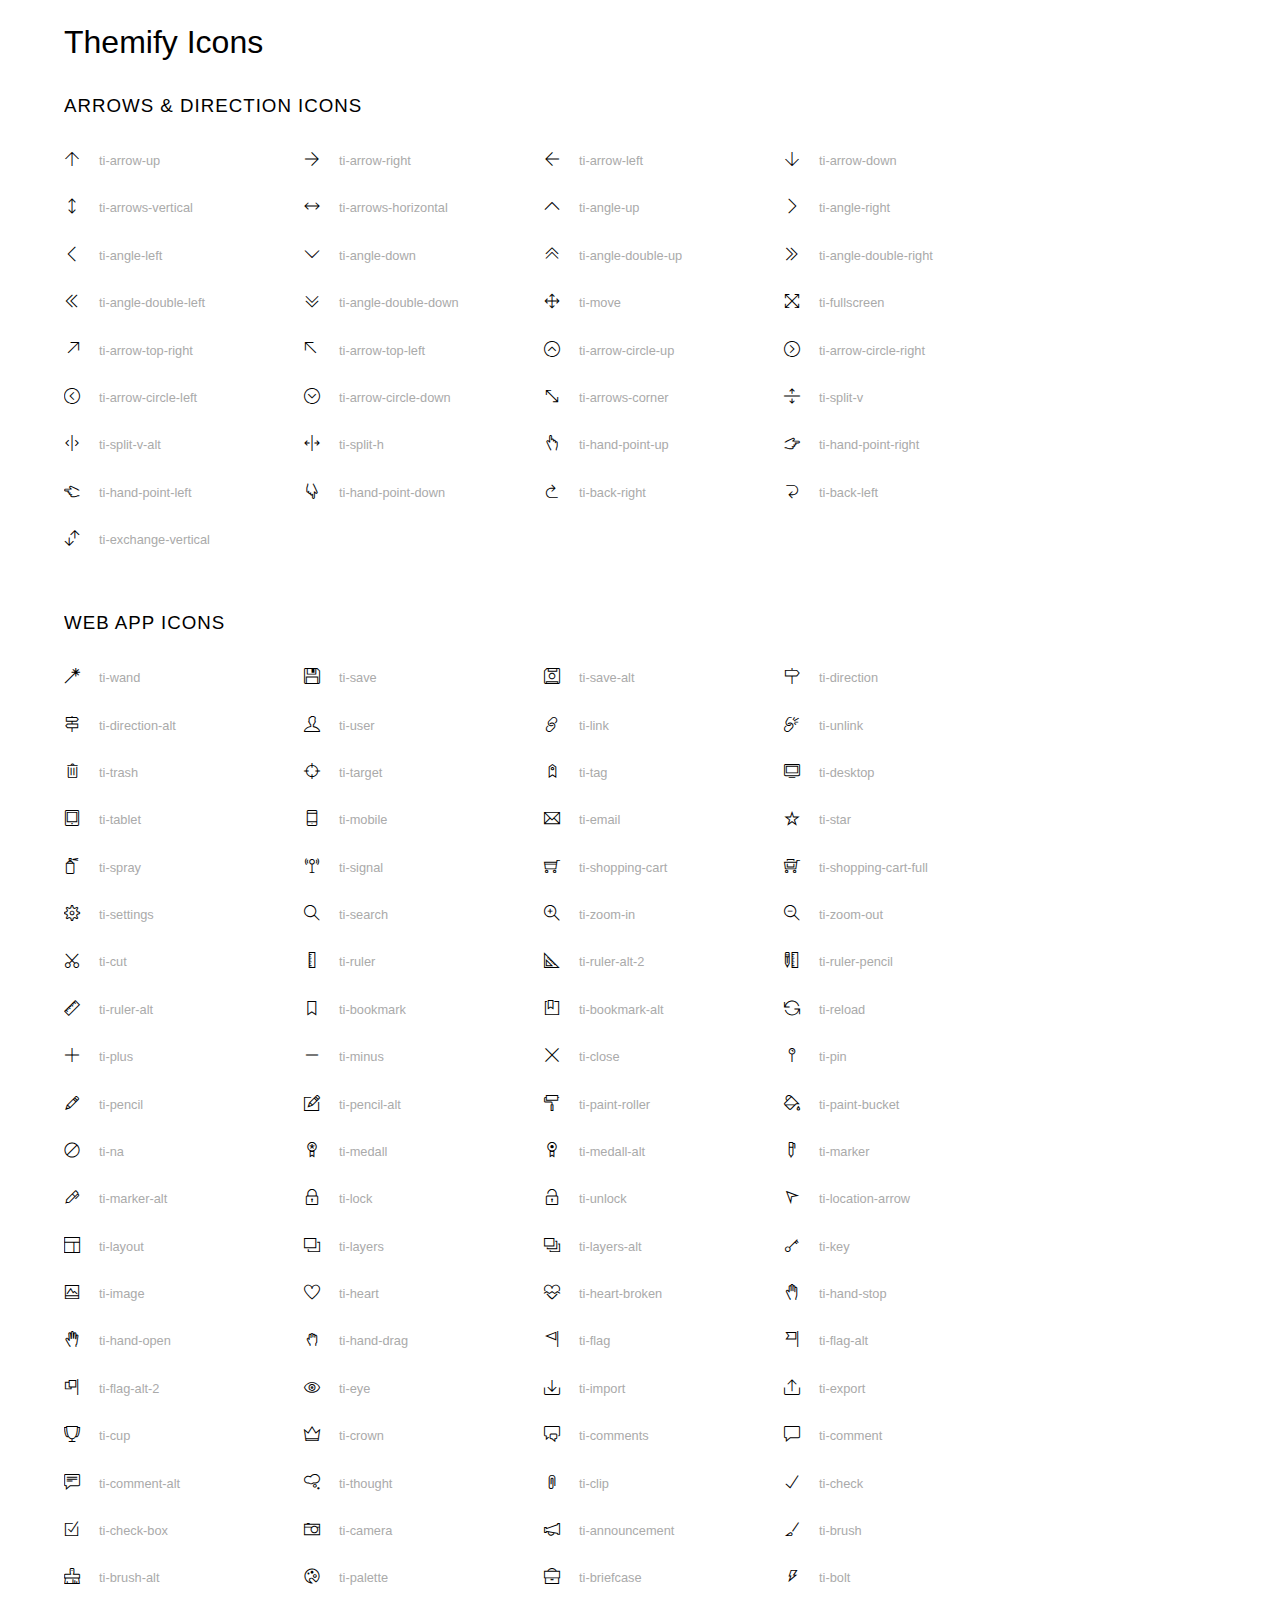
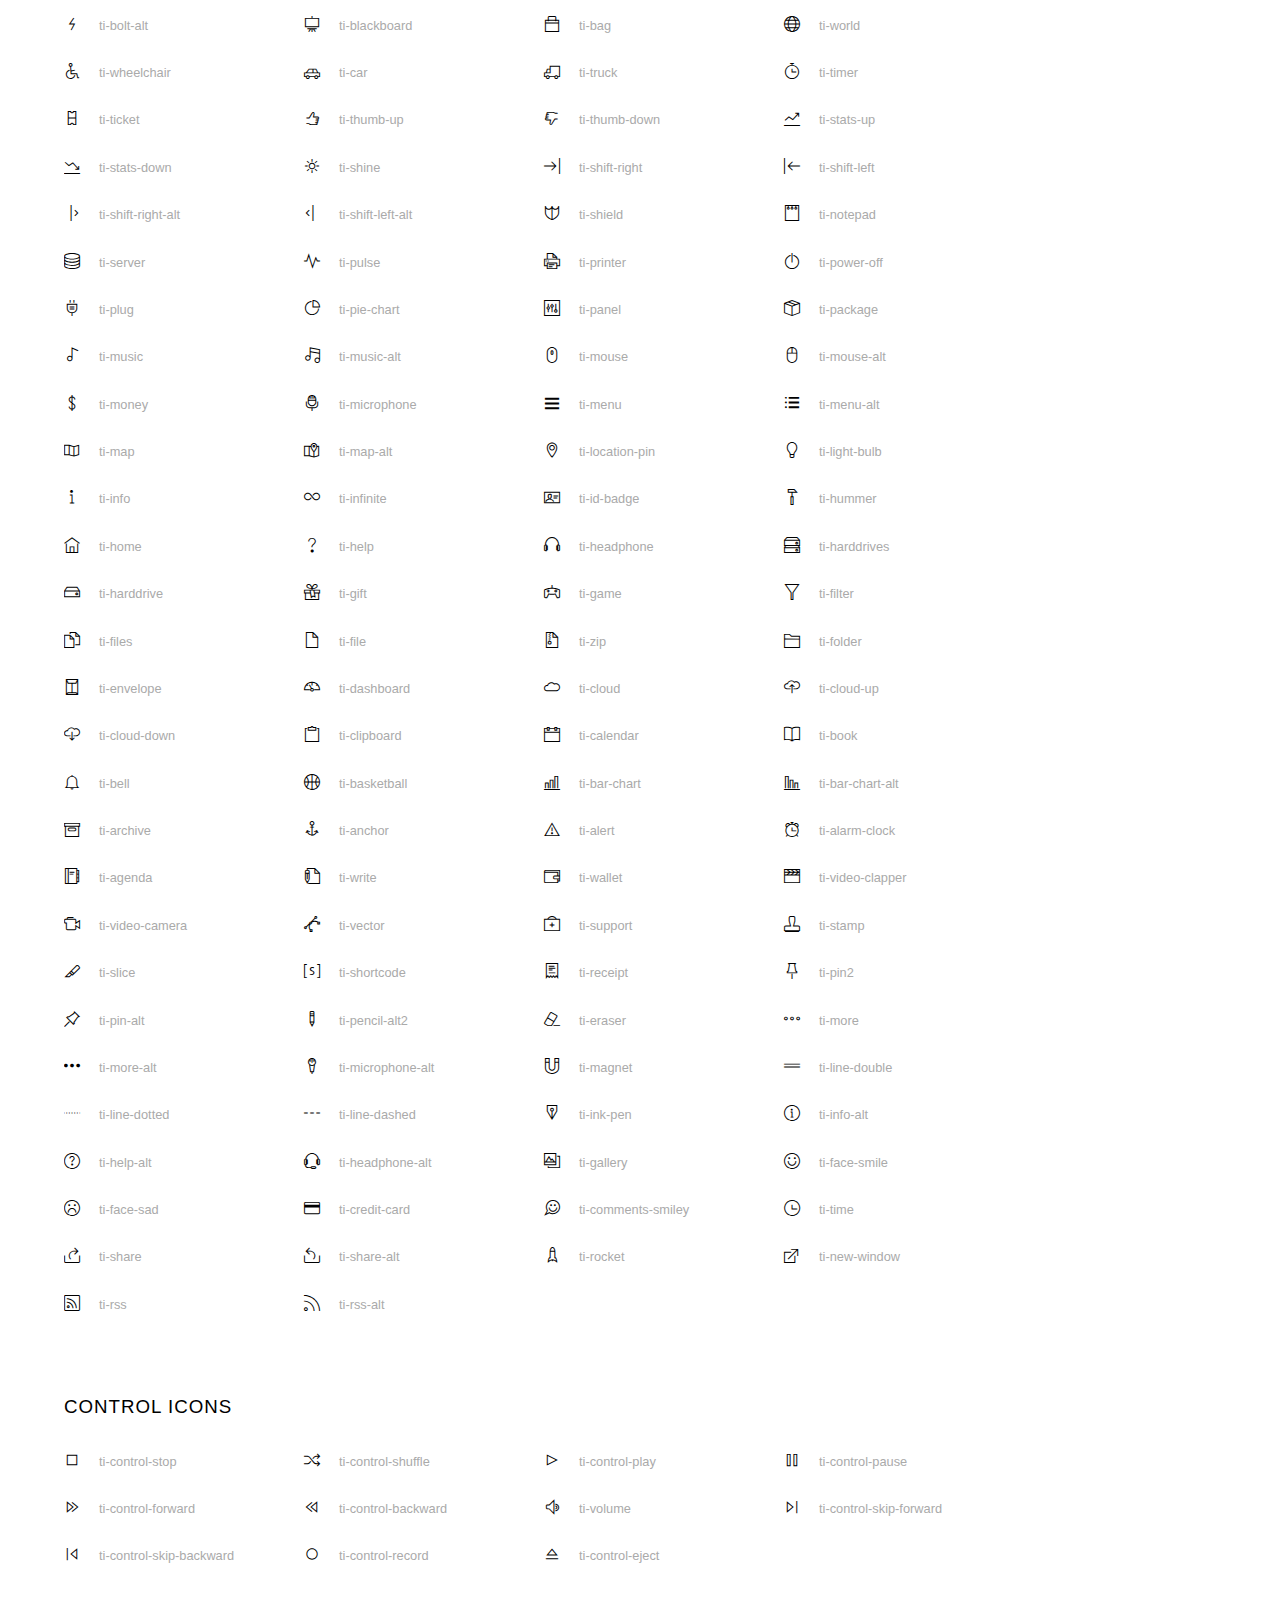
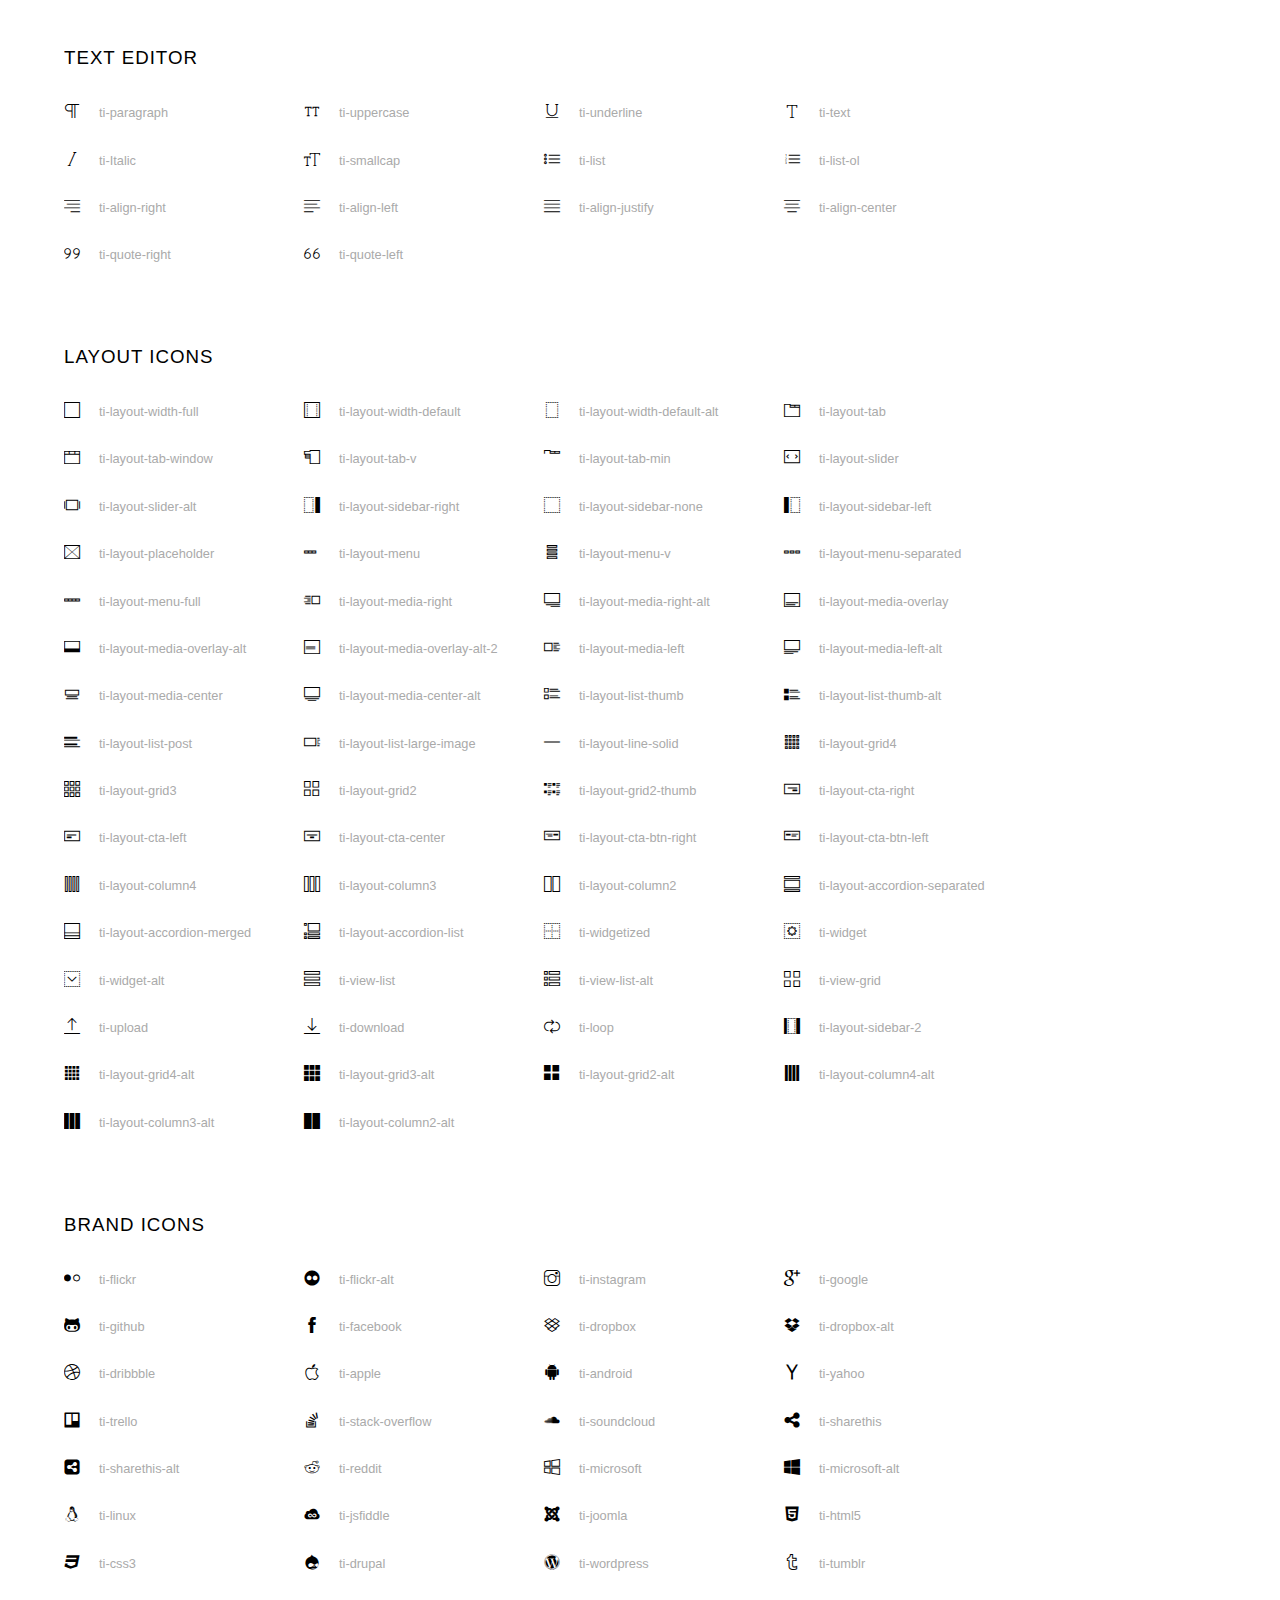
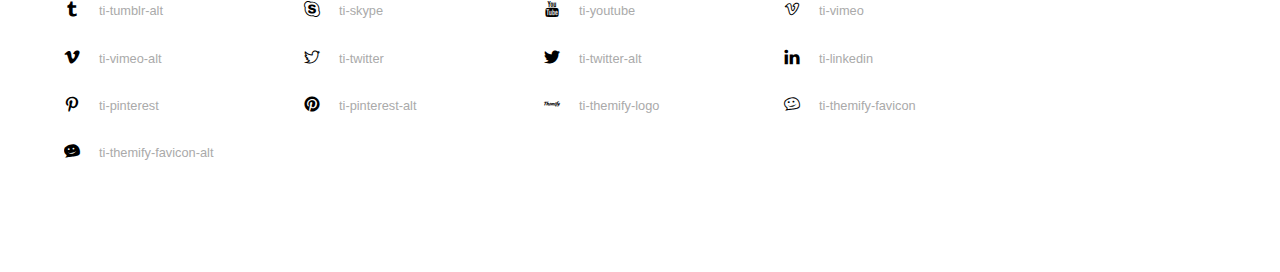
<file: src/main/resources/static/fonts/iconfonts/themify/index.html>
<!doctype html>
<html>
  <head>
    <meta charset="utf-8">
    <title>Themify Icon Font</title>
    <meta name="viewport" content="width=device-width">
    <link rel="stylesheet" href="demo-files/demo.css">
    <link rel="stylesheet" href="css/themify-icons.css">
    <!--[if lt IE 8]><!-->
    <link rel="stylesheet" href="ie7/ie7.css">
    <!--<![endif]-->
  </head>
  <body>
    <h1>Themify Icons</h1>
    <div class="icon-section">
      <div class="icon-section">
        <h3>Arrows &amp; Direction Icons </h3>
        <div class="icon-container">
          <span class="ti-arrow-up"></span><span class="icon-name"> ti-arrow-up</span>
        </div>
        <div class="icon-container">
          <span class="ti-arrow-right"></span><span class="icon-name"> ti-arrow-right</span>
        </div>
        <div class="icon-container">
          <span class="ti-arrow-left"></span><span class="icon-name"> ti-arrow-left</span>
        </div>
        <div class="icon-container">
          <span class="ti-arrow-down"></span><span class="icon-name"> ti-arrow-down</span>
        </div>
        <div class="icon-container">
          <span class="ti-arrows-vertical"></span><span class="icon-name"> ti-arrows-vertical</span>
        </div>
        <div class="icon-container">
          <span class="ti-arrows-horizontal"></span><span class="icon-name"> ti-arrows-horizontal</span>
        </div>
        <div class="icon-container">
          <span class="ti-angle-up"></span><span class="icon-name"> ti-angle-up</span>
        </div>
        <div class="icon-container">
          <span class="ti-angle-right"></span><span class="icon-name"> ti-angle-right</span>
        </div>
        <div class="icon-container">
          <span class="ti-angle-left"></span><span class="icon-name"> ti-angle-left</span>
        </div>
        <div class="icon-container">
          <span class="ti-angle-down"></span><span class="icon-name"> ti-angle-down</span>
        </div>
        <div class="icon-container">
          <span class="ti-angle-double-up"></span><span class="icon-name"> ti-angle-double-up</span>
        </div>
        <div class="icon-container">
          <span class="ti-angle-double-right"></span><span class="icon-name"> ti-angle-double-right</span>
        </div>
        <div class="icon-container">
          <span class="ti-angle-double-left"></span><span class="icon-name"> ti-angle-double-left</span>
        </div>
        <div class="icon-container">
          <span class="ti-angle-double-down"></span><span class="icon-name"> ti-angle-double-down</span>
        </div>
        <div class="icon-container">
          <span class="ti-move"></span><span class="icon-name"> ti-move</span>
        </div>
        <div class="icon-container">
          <span class="ti-fullscreen"></span><span class="icon-name"> ti-fullscreen</span>
        </div>
        <div class="icon-container">
          <span class="ti-arrow-top-right"></span><span class="icon-name"> ti-arrow-top-right</span>
        </div>
        <div class="icon-container">
          <span class="ti-arrow-top-left"></span><span class="icon-name"> ti-arrow-top-left</span>
        </div>
        <div class="icon-container">
          <span class="ti-arrow-circle-up"></span><span class="icon-name"> ti-arrow-circle-up</span>
        </div>
        <div class="icon-container">
          <span class="ti-arrow-circle-right"></span><span class="icon-name"> ti-arrow-circle-right</span>
        </div>
        <div class="icon-container">
          <span class="ti-arrow-circle-left"></span><span class="icon-name"> ti-arrow-circle-left</span>
        </div>
        <div class="icon-container">
          <span class="ti-arrow-circle-down"></span><span class="icon-name"> ti-arrow-circle-down</span>
        </div>
        <div class="icon-container">
          <span class="ti-arrows-corner"></span><span class="icon-name"> ti-arrows-corner</span>
        </div>
        <div class="icon-container">
          <span class="ti-split-v"></span><span class="icon-name"> ti-split-v</span>
        </div>
        <div class="icon-container">
          <span class="ti-split-v-alt"></span><span class="icon-name"> ti-split-v-alt</span>
        </div>
        <div class="icon-container">
          <span class="ti-split-h"></span><span class="icon-name"> ti-split-h</span>
        </div>
        <div class="icon-container">
          <span class="ti-hand-point-up"></span><span class="icon-name"> ti-hand-point-up</span>
        </div>
        <div class="icon-container">
          <span class="ti-hand-point-right"></span><span class="icon-name"> ti-hand-point-right</span>
        </div>
        <div class="icon-container">
          <span class="ti-hand-point-left"></span><span class="icon-name"> ti-hand-point-left</span>
        </div>
        <div class="icon-container">
          <span class="ti-hand-point-down"></span><span class="icon-name"> ti-hand-point-down</span>
        </div>
        <div class="icon-container">
          <span class="ti-back-right"></span><span class="icon-name"> ti-back-right</span>
        </div>
        <div class="icon-container">
          <span class="ti-back-left"></span><span class="icon-name"> ti-back-left</span>
        </div>
        <div class="icon-container">
          <span class="ti-exchange-vertical"></span><span class="icon-name"> ti-exchange-vertical</span>
        </div>
      </div> <!-- Arrows Icons -->
      <h3>Web App Icons</h3>
      <div class="icon-section">
        <div class="icon-container">
          <span class="ti-wand"></span><span class="icon-name"> ti-wand</span>
        </div>
        <div class="icon-container">
          <span class="ti-save"></span><span class="icon-name"> ti-save</span>
        </div>
        <div class="icon-container">
          <span class="ti-save-alt"></span><span class="icon-name"> ti-save-alt</span>
        </div>
        <div class="icon-container">
          <span class="ti-direction"></span><span class="icon-name"> ti-direction</span>
        </div>
        <div class="icon-container">
          <span class="ti-direction-alt"></span><span class="icon-name"> ti-direction-alt</span>
        </div>
        <div class="icon-container">
          <span class="ti-user"></span><span class="icon-name"> ti-user</span>
        </div>
        <div class="icon-container">
          <span class="ti-link"></span><span class="icon-name"> ti-link</span>
        </div>
        <div class="icon-container">
          <span class="ti-unlink"></span><span class="icon-name"> ti-unlink</span>
        </div>
        <div class="icon-container">
          <span class="ti-trash"></span><span class="icon-name"> ti-trash</span>
        </div>
        <div class="icon-container">
          <span class="ti-target"></span><span class="icon-name"> ti-target</span>
        </div>
        <div class="icon-container">
          <span class="ti-tag"></span><span class="icon-name"> ti-tag</span>
        </div>
        <div class="icon-container">
          <span class="ti-desktop"></span><span class="icon-name"> ti-desktop</span>
        </div>
        <div class="icon-container">
          <span class="ti-tablet"></span><span class="icon-name"> ti-tablet</span>
        </div>
        <div class="icon-container">
          <span class="ti-mobile"></span><span class="icon-name"> ti-mobile</span>
        </div>
        <div class="icon-container">
          <span class="ti-email"></span><span class="icon-name"> ti-email</span>
        </div>
        <div class="icon-container">
          <span class="ti-star"></span><span class="icon-name"> ti-star</span>
        </div>
        <div class="icon-container">
          <span class="ti-spray"></span><span class="icon-name"> ti-spray</span>
        </div>
        <div class="icon-container">
          <span class="ti-signal"></span><span class="icon-name"> ti-signal</span>
        </div>
        <div class="icon-container">
          <span class="ti-shopping-cart"></span><span class="icon-name"> ti-shopping-cart</span>
        </div>
        <div class="icon-container">
          <span class="ti-shopping-cart-full"></span><span class="icon-name"> ti-shopping-cart-full</span>
        </div>
        <div class="icon-container">
          <span class="ti-settings"></span><span class="icon-name"> ti-settings</span>
        </div>
        <div class="icon-container">
          <span class="ti-search"></span><span class="icon-name"> ti-search</span>
        </div>
        <div class="icon-container">
          <span class="ti-zoom-in"></span><span class="icon-name"> ti-zoom-in</span>
        </div>
        <div class="icon-container">
          <span class="ti-zoom-out"></span><span class="icon-name"> ti-zoom-out</span>
        </div>
        <div class="icon-container">
          <span class="ti-cut"></span><span class="icon-name"> ti-cut</span>
        </div>
        <div class="icon-container">
          <span class="ti-ruler"></span><span class="icon-name"> ti-ruler</span>
        </div>
        <div class="icon-container">
          <span class="ti-ruler-alt-2"></span><span class="icon-name"> ti-ruler-alt-2</span>
        </div>
        <div class="icon-container">
          <span class="ti-ruler-pencil"></span><span class="icon-name"> ti-ruler-pencil</span>
        </div>
        <div class="icon-container">
          <span class="ti-ruler-alt"></span><span class="icon-name"> ti-ruler-alt</span>
        </div>
        <div class="icon-container">
          <span class="ti-bookmark"></span><span class="icon-name"> ti-bookmark</span>
        </div>
        <div class="icon-container">
          <span class="ti-bookmark-alt"></span><span class="icon-name"> ti-bookmark-alt</span>
        </div>
        <div class="icon-container">
          <span class="ti-reload"></span><span class="icon-name"> ti-reload</span>
        </div>
        <div class="icon-container">
          <span class="ti-plus"></span><span class="icon-name"> ti-plus</span>
        </div>
        <div class="icon-container">
          <span class="ti-minus"></span><span class="icon-name"> ti-minus</span>
        </div>
        <div class="icon-container">
          <span class="ti-close"></span><span class="icon-name"> ti-close</span>
        </div>
        <div class="icon-container">
          <span class="ti-pin"></span><span class="icon-name"> ti-pin</span>
        </div>
        <div class="icon-container">
          <span class="ti-pencil"></span><span class="icon-name"> ti-pencil</span>
        </div>
        <div class="icon-container">
          <span class="ti-pencil-alt"></span><span class="icon-name"> ti-pencil-alt</span>
        </div>
        <div class="icon-container">
          <span class="ti-paint-roller"></span><span class="icon-name"> ti-paint-roller</span>
        </div>
        <div class="icon-container">
          <span class="ti-paint-bucket"></span><span class="icon-name"> ti-paint-bucket</span>
        </div>
        <div class="icon-container">
          <span class="ti-na"></span><span class="icon-name"> ti-na</span>
        </div>
        <div class="icon-container">
          <span class="ti-medall"></span><span class="icon-name"> ti-medall</span>
        </div>
        <div class="icon-container">
          <span class="ti-medall-alt"></span><span class="icon-name"> ti-medall-alt</span>
        </div>
        <div class="icon-container">
          <span class="ti-marker"></span><span class="icon-name"> ti-marker</span>
        </div>
        <div class="icon-container">
          <span class="ti-marker-alt"></span><span class="icon-name"> ti-marker-alt</span>
        </div>
        <div class="icon-container">
          <span class="ti-lock"></span><span class="icon-name"> ti-lock</span>
        </div>
        <div class="icon-container">
          <span class="ti-unlock"></span><span class="icon-name"> ti-unlock</span>
        </div>
        <div class="icon-container">
          <span class="ti-location-arrow"></span><span class="icon-name"> ti-location-arrow</span>
        </div>
        <div class="icon-container">
          <span class="ti-layout"></span><span class="icon-name"> ti-layout</span>
        </div>
        <div class="icon-container">
          <span class="ti-layers"></span><span class="icon-name"> ti-layers</span>
        </div>
        <div class="icon-container">
          <span class="ti-layers-alt"></span><span class="icon-name"> ti-layers-alt</span>
        </div>
        <div class="icon-container">
          <span class="ti-key"></span><span class="icon-name"> ti-key</span>
        </div>
        <div class="icon-container">
          <span class="ti-image"></span><span class="icon-name"> ti-image</span>
        </div>
        <div class="icon-container">
          <span class="ti-heart"></span><span class="icon-name"> ti-heart</span>
        </div>
        <div class="icon-container">
          <span class="ti-heart-broken"></span><span class="icon-name"> ti-heart-broken</span>
        </div>
        <div class="icon-container">
          <span class="ti-hand-stop"></span><span class="icon-name"> ti-hand-stop</span>
        </div>
        <div class="icon-container">
          <span class="ti-hand-open"></span><span class="icon-name"> ti-hand-open</span>
        </div>
        <div class="icon-container">
          <span class="ti-hand-drag"></span><span class="icon-name"> ti-hand-drag</span>
        </div>
        <div class="icon-container">
          <span class="ti-flag"></span><span class="icon-name"> ti-flag</span>
        </div>
        <div class="icon-container">
          <span class="ti-flag-alt"></span><span class="icon-name"> ti-flag-alt</span>
        </div>
        <div class="icon-container">
          <span class="ti-flag-alt-2"></span><span class="icon-name"> ti-flag-alt-2</span>
        </div>
        <div class="icon-container">
          <span class="ti-eye"></span><span class="icon-name"> ti-eye</span>
        </div>
        <div class="icon-container">
          <span class="ti-import"></span><span class="icon-name"> ti-import</span>
        </div>
        <div class="icon-container">
          <span class="ti-export"></span><span class="icon-name"> ti-export</span>
        </div>
        <div class="icon-container">
          <span class="ti-cup"></span><span class="icon-name"> ti-cup</span>
        </div>
        <div class="icon-container">
          <span class="ti-crown"></span><span class="icon-name"> ti-crown</span>
        </div>
        <div class="icon-container">
          <span class="ti-comments"></span><span class="icon-name"> ti-comments</span>
        </div>
        <div class="icon-container">
          <span class="ti-comment"></span><span class="icon-name"> ti-comment</span>
        </div>
        <div class="icon-container">
          <span class="ti-comment-alt"></span><span class="icon-name"> ti-comment-alt</span>
        </div>
        <div class="icon-container">
          <span class="ti-thought"></span><span class="icon-name"> ti-thought</span>
        </div>
        <div class="icon-container">
          <span class="ti-clip"></span><span class="icon-name"> ti-clip</span>
        </div>
        <div class="icon-container">
          <span class="ti-check"></span><span class="icon-name"> ti-check</span>
        </div>
        <div class="icon-container">
          <span class="ti-check-box"></span><span class="icon-name"> ti-check-box</span>
        </div>
        <div class="icon-container">
          <span class="ti-camera"></span><span class="icon-name"> ti-camera</span>
        </div>
        <div class="icon-container">
          <span class="ti-announcement"></span><span class="icon-name"> ti-announcement</span>
        </div>
        <div class="icon-container">
          <span class="ti-brush"></span><span class="icon-name"> ti-brush</span>
        </div>
        <div class="icon-container">
          <span class="ti-brush-alt"></span><span class="icon-name"> ti-brush-alt</span>
        </div>
        <div class="icon-container">
          <span class="ti-palette"></span><span class="icon-name"> ti-palette</span>
        </div>
        <div class="icon-container">
          <span class="ti-briefcase"></span><span class="icon-name"> ti-briefcase</span>
        </div>
        <div class="icon-container">
          <span class="ti-bolt"></span><span class="icon-name"> ti-bolt</span>
        </div>
        <div class="icon-container">
          <span class="ti-bolt-alt"></span><span class="icon-name"> ti-bolt-alt</span>
        </div>
        <div class="icon-container">
          <span class="ti-blackboard"></span><span class="icon-name"> ti-blackboard</span>
        </div>
        <div class="icon-container">
          <span class="ti-bag"></span><span class="icon-name"> ti-bag</span>
        </div>
        <div class="icon-container">
          <span class="ti-world"></span><span class="icon-name"> ti-world</span>
        </div>
        <div class="icon-container">
          <span class="ti-wheelchair"></span><span class="icon-name"> ti-wheelchair</span>
        </div>
        <div class="icon-container">
          <span class="ti-car"></span><span class="icon-name"> ti-car</span>
        </div>
        <div class="icon-container">
          <span class="ti-truck"></span><span class="icon-name"> ti-truck</span>
        </div>
        <div class="icon-container">
          <span class="ti-timer"></span><span class="icon-name"> ti-timer</span>
        </div>
        <div class="icon-container">
          <span class="ti-ticket"></span><span class="icon-name"> ti-ticket</span>
        </div>
        <div class="icon-container">
          <span class="ti-thumb-up"></span><span class="icon-name"> ti-thumb-up</span>
        </div>
        <div class="icon-container">
          <span class="ti-thumb-down"></span><span class="icon-name"> ti-thumb-down</span>
        </div>
        <div class="icon-container">
          <span class="ti-stats-up"></span><span class="icon-name"> ti-stats-up</span>
        </div>
        <div class="icon-container">
          <span class="ti-stats-down"></span><span class="icon-name"> ti-stats-down</span>
        </div>
        <div class="icon-container">
          <span class="ti-shine"></span><span class="icon-name"> ti-shine</span>
        </div>
        <div class="icon-container">
          <span class="ti-shift-right"></span><span class="icon-name"> ti-shift-right</span>
        </div>
        <div class="icon-container">
          <span class="ti-shift-left"></span><span class="icon-name"> ti-shift-left</span>
        </div>
        <div class="icon-container">
          <span class="ti-shift-right-alt"></span><span class="icon-name"> ti-shift-right-alt</span>
        </div>
        <div class="icon-container">
          <span class="ti-shift-left-alt"></span><span class="icon-name"> ti-shift-left-alt</span>
        </div>
        <div class="icon-container">
          <span class="ti-shield"></span><span class="icon-name"> ti-shield</span>
        </div>
        <div class="icon-container">
          <span class="ti-notepad"></span><span class="icon-name"> ti-notepad</span>
        </div>
        <div class="icon-container">
          <span class="ti-server"></span><span class="icon-name"> ti-server</span>
        </div>
        <div class="icon-container">
          <span class="ti-pulse"></span><span class="icon-name"> ti-pulse</span>
        </div>
        <div class="icon-container">
          <span class="ti-printer"></span><span class="icon-name"> ti-printer</span>
        </div>
        <div class="icon-container">
          <span class="ti-power-off"></span><span class="icon-name"> ti-power-off</span>
        </div>
        <div class="icon-container">
          <span class="ti-plug"></span><span class="icon-name"> ti-plug</span>
        </div>
        <div class="icon-container">
          <span class="ti-pie-chart"></span><span class="icon-name"> ti-pie-chart</span>
        </div>
        <div class="icon-container">
          <span class="ti-panel"></span><span class="icon-name"> ti-panel</span>
        </div>
        <div class="icon-container">
          <span class="ti-package"></span><span class="icon-name"> ti-package</span>
        </div>
        <div class="icon-container">
          <span class="ti-music"></span><span class="icon-name"> ti-music</span>
        </div>
        <div class="icon-container">
          <span class="ti-music-alt"></span><span class="icon-name"> ti-music-alt</span>
        </div>
        <div class="icon-container">
          <span class="ti-mouse"></span><span class="icon-name"> ti-mouse</span>
        </div>
        <div class="icon-container">
          <span class="ti-mouse-alt"></span><span class="icon-name"> ti-mouse-alt</span>
        </div>
        <div class="icon-container">
          <span class="ti-money"></span><span class="icon-name"> ti-money</span>
        </div>
        <div class="icon-container">
          <span class="ti-microphone"></span><span class="icon-name"> ti-microphone</span>
        </div>
        <div class="icon-container">
          <span class="ti-menu"></span><span class="icon-name"> ti-menu</span>
        </div>
        <div class="icon-container">
          <span class="ti-menu-alt"></span><span class="icon-name"> ti-menu-alt</span>
        </div>
        <div class="icon-container">
          <span class="ti-map"></span><span class="icon-name"> ti-map</span>
        </div>
        <div class="icon-container">
          <span class="ti-map-alt"></span><span class="icon-name"> ti-map-alt</span>
        </div>
        <div class="icon-container">
          <span class="ti-location-pin"></span><span class="icon-name"> ti-location-pin</span>
        </div>
        <div class="icon-container">
          <span class="ti-light-bulb"></span><span class="icon-name"> ti-light-bulb</span>
        </div>
        <div class="icon-container">
          <span class="ti-info"></span><span class="icon-name"> ti-info</span>
        </div>
        <div class="icon-container">
          <span class="ti-infinite"></span><span class="icon-name"> ti-infinite</span>
        </div>
        <div class="icon-container">
          <span class="ti-id-badge"></span><span class="icon-name"> ti-id-badge</span>
        </div>
        <div class="icon-container">
          <span class="ti-hummer"></span><span class="icon-name"> ti-hummer</span>
        </div>
        <div class="icon-container">
          <span class="ti-home"></span><span class="icon-name"> ti-home</span>
        </div>
        <div class="icon-container">
          <span class="ti-help"></span><span class="icon-name"> ti-help</span>
        </div>
        <div class="icon-container">
          <span class="ti-headphone"></span><span class="icon-name"> ti-headphone</span>
        </div>
        <div class="icon-container">
          <span class="ti-harddrives"></span><span class="icon-name"> ti-harddrives</span>
        </div>
        <div class="icon-container">
          <span class="ti-harddrive"></span><span class="icon-name"> ti-harddrive</span>
        </div>
        <div class="icon-container">
          <span class="ti-gift"></span><span class="icon-name"> ti-gift</span>
        </div>
        <div class="icon-container">
          <span class="ti-game"></span><span class="icon-name"> ti-game</span>
        </div>
        <div class="icon-container">
          <span class="ti-filter"></span><span class="icon-name"> ti-filter</span>
        </div>
        <div class="icon-container">
          <span class="ti-files"></span><span class="icon-name"> ti-files</span>
        </div>
        <div class="icon-container">
          <span class="ti-file"></span><span class="icon-name"> ti-file</span>
        </div>
        <div class="icon-container">
          <span class="ti-zip"></span><span class="icon-name"> ti-zip</span>
        </div>
        <div class="icon-container">
          <span class="ti-folder"></span><span class="icon-name"> ti-folder</span>
        </div>
        <div class="icon-container">
          <span class="ti-envelope"></span><span class="icon-name"> ti-envelope</span>
        </div>
        <div class="icon-container">
          <span class="ti-dashboard"></span><span class="icon-name"> ti-dashboard</span>
        </div>
        <div class="icon-container">
          <span class="ti-cloud"></span><span class="icon-name"> ti-cloud</span>
        </div>
        <div class="icon-container">
          <span class="ti-cloud-up"></span><span class="icon-name"> ti-cloud-up</span>
        </div>
        <div class="icon-container">
          <span class="ti-cloud-down"></span><span class="icon-name"> ti-cloud-down</span>
        </div>
        <div class="icon-container">
          <span class="ti-clipboard"></span><span class="icon-name"> ti-clipboard</span>
        </div>
        <div class="icon-container">
          <span class="ti-calendar"></span><span class="icon-name"> ti-calendar</span>
        </div>
        <div class="icon-container">
          <span class="ti-book"></span><span class="icon-name"> ti-book</span>
        </div>
        <div class="icon-container">
          <span class="ti-bell"></span><span class="icon-name"> ti-bell</span>
        </div>
        <div class="icon-container">
          <span class="ti-basketball"></span><span class="icon-name"> ti-basketball</span>
        </div>
        <div class="icon-container">
          <span class="ti-bar-chart"></span><span class="icon-name"> ti-bar-chart</span>
        </div>
        <div class="icon-container">
          <span class="ti-bar-chart-alt"></span><span class="icon-name"> ti-bar-chart-alt</span>
        </div>
        <div class="icon-container">
          <span class="ti-archive"></span><span class="icon-name"> ti-archive</span>
        </div>
        <div class="icon-container">
          <span class="ti-anchor"></span><span class="icon-name"> ti-anchor</span>
        </div>
        <div class="icon-container">
          <span class="ti-alert"></span><span class="icon-name"> ti-alert</span>
        </div>
        <div class="icon-container">
          <span class="ti-alarm-clock"></span><span class="icon-name"> ti-alarm-clock</span>
        </div>
        <div class="icon-container">
          <span class="ti-agenda"></span><span class="icon-name"> ti-agenda</span>
        </div>
        <div class="icon-container">
          <span class="ti-write"></span><span class="icon-name"> ti-write</span>
        </div>
        <div class="icon-container">
          <span class="ti-wallet"></span><span class="icon-name"> ti-wallet</span>
        </div>
        <div class="icon-container">
          <span class="ti-video-clapper"></span><span class="icon-name"> ti-video-clapper</span>
        </div>
        <div class="icon-container">
          <span class="ti-video-camera"></span><span class="icon-name"> ti-video-camera</span>
        </div>
        <div class="icon-container">
          <span class="ti-vector"></span><span class="icon-name"> ti-vector</span>
        </div>
        <div class="icon-container">
          <span class="ti-support"></span><span class="icon-name"> ti-support</span>
        </div>
        <div class="icon-container">
          <span class="ti-stamp"></span><span class="icon-name"> ti-stamp</span>
        </div>
        <div class="icon-container">
          <span class="ti-slice"></span><span class="icon-name"> ti-slice</span>
        </div>
        <div class="icon-container">
          <span class="ti-shortcode"></span><span class="icon-name"> ti-shortcode</span>
        </div>
        <div class="icon-container">
          <span class="ti-receipt"></span><span class="icon-name"> ti-receipt</span>
        </div>
        <div class="icon-container">
          <span class="ti-pin2"></span><span class="icon-name"> ti-pin2</span>
        </div>
        <div class="icon-container">
          <span class="ti-pin-alt"></span><span class="icon-name"> ti-pin-alt</span>
        </div>
        <div class="icon-container">
          <span class="ti-pencil-alt2"></span><span class="icon-name"> ti-pencil-alt2</span>
        </div>
        <div class="icon-container">
          <span class="ti-eraser"></span><span class="icon-name"> ti-eraser</span>
        </div>
        <div class="icon-container">
          <span class="ti-more"></span><span class="icon-name"> ti-more</span>
        </div>
        <div class="icon-container">
          <span class="ti-more-alt"></span><span class="icon-name"> ti-more-alt</span>
        </div>
        <div class="icon-container">
          <span class="ti-microphone-alt"></span><span class="icon-name"> ti-microphone-alt</span>
        </div>
        <div class="icon-container">
          <span class="ti-magnet"></span><span class="icon-name"> ti-magnet</span>
        </div>
        <div class="icon-container">
          <span class="ti-line-double"></span><span class="icon-name"> ti-line-double</span>
        </div>
        <div class="icon-container">
          <span class="ti-line-dotted"></span><span class="icon-name"> ti-line-dotted</span>
        </div>
        <div class="icon-container">
          <span class="ti-line-dashed"></span><span class="icon-name"> ti-line-dashed</span>
        </div>
        <div class="icon-container">
          <span class="ti-ink-pen"></span><span class="icon-name"> ti-ink-pen</span>
        </div>
        <div class="icon-container">
          <span class="ti-info-alt"></span><span class="icon-name"> ti-info-alt</span>
        </div>
        <div class="icon-container">
          <span class="ti-help-alt"></span><span class="icon-name"> ti-help-alt</span>
        </div>
        <div class="icon-container">
          <span class="ti-headphone-alt"></span><span class="icon-name"> ti-headphone-alt</span>
        </div>
        <div class="icon-container">
          <span class="ti-gallery"></span><span class="icon-name"> ti-gallery</span>
        </div>
        <div class="icon-container">
          <span class="ti-face-smile"></span><span class="icon-name"> ti-face-smile</span>
        </div>
        <div class="icon-container">
          <span class="ti-face-sad"></span><span class="icon-name"> ti-face-sad</span>
        </div>
        <div class="icon-container">
          <span class="ti-credit-card"></span><span class="icon-name"> ti-credit-card</span>
        </div>
        <div class="icon-container">
          <span class="ti-comments-smiley"></span><span class="icon-name"> ti-comments-smiley</span>
        </div>
        <div class="icon-container">
          <span class="ti-time"></span><span class="icon-name"> ti-time</span>
        </div>
        <div class="icon-container">
          <span class="ti-share"></span><span class="icon-name"> ti-share</span>
        </div>
        <div class="icon-container">
          <span class="ti-share-alt"></span><span class="icon-name"> ti-share-alt</span>
        </div>
        <div class="icon-container">
          <span class="ti-rocket"></span><span class="icon-name"> ti-rocket</span>
        </div>
        <div class="icon-container">
          <span class="ti-new-window"></span><span class="icon-name"> ti-new-window</span>
        </div>
        <div class="icon-container">
          <span class="ti-rss"></span><span class="icon-name"> ti-rss</span>
        </div>
        <div class="icon-container">
          <span class="ti-rss-alt"></span><span class="icon-name"> ti-rss-alt</span>
        </div>
      </div><!-- Web App Icons -->
      <div class="icon-section">
        <h3>Control Icons</h3>
        <div class="icon-container">
          <span class="ti-control-stop"></span><span class="icon-name"> ti-control-stop</span>
        </div>
        <div class="icon-container">
          <span class="ti-control-shuffle"></span><span class="icon-name"> ti-control-shuffle</span>
        </div>
        <div class="icon-container">
          <span class="ti-control-play"></span><span class="icon-name"> ti-control-play</span>
        </div>
        <div class="icon-container">
          <span class="ti-control-pause"></span><span class="icon-name"> ti-control-pause</span>
        </div>
        <div class="icon-container">
          <span class="ti-control-forward"></span><span class="icon-name"> ti-control-forward</span>
        </div>
        <div class="icon-container">
          <span class="ti-control-backward"></span><span class="icon-name"> ti-control-backward</span>
        </div>
        <div class="icon-container">
          <span class="ti-volume"></span><span class="icon-name"> ti-volume</span>
        </div>
        <div class="icon-container">
          <span class="ti-control-skip-forward"></span><span class="icon-name"> ti-control-skip-forward</span>
        </div>
        <div class="icon-container">
          <span class="ti-control-skip-backward"></span><span class="icon-name"> ti-control-skip-backward</span>
        </div>
        <div class="icon-container">
          <span class="ti-control-record"></span><span class="icon-name"> ti-control-record</span>
        </div>
        <div class="icon-container">
          <span class="ti-control-eject"></span><span class="icon-name"> ti-control-eject</span>
        </div>
      </div> <!-- Control Icons -->
      <div class="icon-section">
        <h3>Text Editor</h3>
        <div class="icon-container">
          <span class="ti-paragraph"></span><span class="icon-name"> ti-paragraph</span>
        </div>
        <div class="icon-container">
          <span class="ti-uppercase"></span><span class="icon-name"> ti-uppercase</span>
        </div>
        <div class="icon-container">
          <span class="ti-underline"></span><span class="icon-name"> ti-underline</span>
        </div>
        <div class="icon-container">
          <span class="ti-text"></span><span class="icon-name"> ti-text</span>
        </div>
        <div class="icon-container">
          <span class="ti-Italic"></span><span class="icon-name"> ti-Italic</span>
        </div>
        <div class="icon-container">
          <span class="ti-smallcap"></span><span class="icon-name"> ti-smallcap</span>
        </div>
        <div class="icon-container">
          <span class="ti-list"></span><span class="icon-name"> ti-list</span>
        </div>
        <div class="icon-container">
          <span class="ti-list-ol"></span><span class="icon-name"> ti-list-ol</span>
        </div>
        <div class="icon-container">
          <span class="ti-align-right"></span><span class="icon-name"> ti-align-right</span>
        </div>
        <div class="icon-container">
          <span class="ti-align-left"></span><span class="icon-name"> ti-align-left</span>
        </div>
        <div class="icon-container">
          <span class="ti-align-justify"></span><span class="icon-name"> ti-align-justify</span>
        </div>
        <div class="icon-container">
          <span class="ti-align-center"></span><span class="icon-name"> ti-align-center</span>
        </div>
        <div class="icon-container">
          <span class="ti-quote-right"></span><span class="icon-name"> ti-quote-right</span>
        </div>
        <div class="icon-container">
          <span class="ti-quote-left"></span><span class="icon-name"> ti-quote-left</span>
        </div>
      </div> <!-- Text Editor -->
      <div class="icon-section">
        <h3>Layout Icons</h3>
        <div class="icon-container">
          <span class="ti-layout-width-full"></span><span class="icon-name"> ti-layout-width-full</span>
        </div>
        <div class="icon-container">
          <span class="ti-layout-width-default"></span><span class="icon-name"> ti-layout-width-default</span>
        </div>
        <div class="icon-container">
          <span class="ti-layout-width-default-alt"></span><span class="icon-name"> ti-layout-width-default-alt</span>
        </div>
        <div class="icon-container">
          <span class="ti-layout-tab"></span><span class="icon-name"> ti-layout-tab</span>
        </div>
        <div class="icon-container">
          <span class="ti-layout-tab-window"></span><span class="icon-name"> ti-layout-tab-window</span>
        </div>
        <div class="icon-container">
          <span class="ti-layout-tab-v"></span><span class="icon-name"> ti-layout-tab-v</span>
        </div>
        <div class="icon-container">
          <span class="ti-layout-tab-min"></span><span class="icon-name"> ti-layout-tab-min</span>
        </div>
        <div class="icon-container">
          <span class="ti-layout-slider"></span><span class="icon-name"> ti-layout-slider</span>
        </div>
        <div class="icon-container">
          <span class="ti-layout-slider-alt"></span><span class="icon-name"> ti-layout-slider-alt</span>
        </div>
        <div class="icon-container">
          <span class="ti-layout-sidebar-right"></span><span class="icon-name"> ti-layout-sidebar-right</span>
        </div>
        <div class="icon-container">
          <span class="ti-layout-sidebar-none"></span><span class="icon-name"> ti-layout-sidebar-none</span>
        </div>
        <div class="icon-container">
          <span class="ti-layout-sidebar-left"></span><span class="icon-name"> ti-layout-sidebar-left</span>
        </div>
        <div class="icon-container">
          <span class="ti-layout-placeholder"></span><span class="icon-name"> ti-layout-placeholder</span>
        </div>
        <div class="icon-container">
          <span class="ti-layout-menu"></span><span class="icon-name"> ti-layout-menu</span>
        </div>
        <div class="icon-container">
          <span class="ti-layout-menu-v"></span><span class="icon-name"> ti-layout-menu-v</span>
        </div>
        <div class="icon-container">
          <span class="ti-layout-menu-separated"></span><span class="icon-name"> ti-layout-menu-separated</span>
        </div>
        <div class="icon-container">
          <span class="ti-layout-menu-full"></span><span class="icon-name"> ti-layout-menu-full</span>
        </div>
        <div class="icon-container">
          <span class="ti-layout-media-right"></span><span class="icon-name"> ti-layout-media-right</span>
        </div>
        <div class="icon-container">
          <span class="ti-layout-media-right-alt"></span><span class="icon-name"> ti-layout-media-right-alt</span>
        </div>
        <div class="icon-container">
          <span class="ti-layout-media-overlay"></span><span class="icon-name"> ti-layout-media-overlay</span>
        </div>
        <div class="icon-container">
          <span class="ti-layout-media-overlay-alt"></span><span class="icon-name"> ti-layout-media-overlay-alt</span>
        </div>
        <div class="icon-container">
          <span class="ti-layout-media-overlay-alt-2"></span><span class="icon-name"> ti-layout-media-overlay-alt-2</span>
        </div>
        <div class="icon-container">
          <span class="ti-layout-media-left"></span><span class="icon-name"> ti-layout-media-left</span>
        </div>
        <div class="icon-container">
          <span class="ti-layout-media-left-alt"></span><span class="icon-name"> ti-layout-media-left-alt</span>
        </div>
        <div class="icon-container">
          <span class="ti-layout-media-center"></span><span class="icon-name"> ti-layout-media-center</span>
        </div>
        <div class="icon-container">
          <span class="ti-layout-media-center-alt"></span><span class="icon-name"> ti-layout-media-center-alt</span>
        </div>
        <div class="icon-container">
          <span class="ti-layout-list-thumb"></span><span class="icon-name"> ti-layout-list-thumb</span>
        </div>
        <div class="icon-container">
          <span class="ti-layout-list-thumb-alt"></span><span class="icon-name"> ti-layout-list-thumb-alt</span>
        </div>
        <div class="icon-container">
          <span class="ti-layout-list-post"></span><span class="icon-name"> ti-layout-list-post</span>
        </div>
        <div class="icon-container">
          <span class="ti-layout-list-large-image"></span><span class="icon-name"> ti-layout-list-large-image</span>
        </div>
        <div class="icon-container">
          <span class="ti-layout-line-solid"></span><span class="icon-name"> ti-layout-line-solid</span>
        </div>
        <div class="icon-container">
          <span class="ti-layout-grid4"></span><span class="icon-name"> ti-layout-grid4</span>
        </div>
        <div class="icon-container">
          <span class="ti-layout-grid3"></span><span class="icon-name"> ti-layout-grid3</span>
        </div>
        <div class="icon-container">
          <span class="ti-layout-grid2"></span><span class="icon-name"> ti-layout-grid2</span>
        </div>
        <div class="icon-container">
          <span class="ti-layout-grid2-thumb"></span><span class="icon-name"> ti-layout-grid2-thumb</span>
        </div>
        <div class="icon-container">
          <span class="ti-layout-cta-right"></span><span class="icon-name"> ti-layout-cta-right</span>
        </div>
        <div class="icon-container">
          <span class="ti-layout-cta-left"></span><span class="icon-name"> ti-layout-cta-left</span>
        </div>
        <div class="icon-container">
          <span class="ti-layout-cta-center"></span><span class="icon-name"> ti-layout-cta-center</span>
        </div>
        <div class="icon-container">
          <span class="ti-layout-cta-btn-right"></span><span class="icon-name"> ti-layout-cta-btn-right</span>
        </div>
        <div class="icon-container">
          <span class="ti-layout-cta-btn-left"></span><span class="icon-name"> ti-layout-cta-btn-left</span>
        </div>
        <div class="icon-container">
          <span class="ti-layout-column4"></span><span class="icon-name"> ti-layout-column4</span>
        </div>
        <div class="icon-container">
          <span class="ti-layout-column3"></span><span class="icon-name"> ti-layout-column3</span>
        </div>
        <div class="icon-container">
          <span class="ti-layout-column2"></span><span class="icon-name"> ti-layout-column2</span>
        </div>
        <div class="icon-container">
          <span class="ti-layout-accordion-separated"></span><span class="icon-name"> ti-layout-accordion-separated</span>
        </div>
        <div class="icon-container">
          <span class="ti-layout-accordion-merged"></span><span class="icon-name"> ti-layout-accordion-merged</span>
        </div>
        <div class="icon-container">
          <span class="ti-layout-accordion-list"></span><span class="icon-name"> ti-layout-accordion-list</span>
        </div>
        <div class="icon-container">
          <span class="ti-widgetized"></span><span class="icon-name"> ti-widgetized</span>
        </div>
        <div class="icon-container">
          <span class="ti-widget"></span><span class="icon-name"> ti-widget</span>
        </div>
        <div class="icon-container">
          <span class="ti-widget-alt"></span><span class="icon-name"> ti-widget-alt</span>
        </div>
        <div class="icon-container">
          <span class="ti-view-list"></span><span class="icon-name"> ti-view-list</span>
        </div>
        <div class="icon-container">
          <span class="ti-view-list-alt"></span><span class="icon-name"> ti-view-list-alt</span>
        </div>
        <div class="icon-container">
          <span class="ti-view-grid"></span><span class="icon-name"> ti-view-grid</span>
        </div>
        <div class="icon-container">
          <span class="ti-upload"></span><span class="icon-name"> ti-upload</span>
        </div>
        <div class="icon-container">
          <span class="ti-download"></span><span class="icon-name"> ti-download</span>
        </div>
        <div class="icon-container">
          <span class="ti-loop"></span><span class="icon-name"> ti-loop</span>
        </div>
        <div class="icon-container">
          <span class="ti-layout-sidebar-2"></span><span class="icon-name"> ti-layout-sidebar-2</span>
        </div>
        <div class="icon-container">
          <span class="ti-layout-grid4-alt"></span><span class="icon-name"> ti-layout-grid4-alt</span>
        </div>
        <div class="icon-container">
          <span class="ti-layout-grid3-alt"></span><span class="icon-name"> ti-layout-grid3-alt</span>
        </div>
        <div class="icon-container">
          <span class="ti-layout-grid2-alt"></span><span class="icon-name"> ti-layout-grid2-alt</span>
        </div>
        <div class="icon-container">
          <span class="ti-layout-column4-alt"></span><span class="icon-name"> ti-layout-column4-alt</span>
        </div>
        <div class="icon-container">
          <span class="ti-layout-column3-alt"></span><span class="icon-name"> ti-layout-column3-alt</span>
        </div>
        <div class="icon-container">
          <span class="ti-layout-column2-alt"></span><span class="icon-name"> ti-layout-column2-alt</span>
        </div>
      </div> <!-- Layout Icons -->
      <div class="icon-section">
        <h3>Brand Icons</h3>
        <div class="icon-container">
          <span class="ti-flickr"></span><span class="icon-name"> ti-flickr</span>
        </div>
        <div class="icon-container">
          <span class="ti-flickr-alt"></span><span class="icon-name"> ti-flickr-alt</span>
        </div>
        <div class="icon-container">
          <span class="ti-instagram"></span><span class="icon-name"> ti-instagram</span>
        </div>
        <div class="icon-container">
          <span class="ti-google"></span><span class="icon-name"> ti-google</span>
        </div>
        <div class="icon-container">
          <span class="ti-github"></span><span class="icon-name"> ti-github</span>
        </div>
        <div class="icon-container">
          <span class="ti-facebook"></span><span class="icon-name"> ti-facebook</span>
        </div>
        <div class="icon-container">
          <span class="ti-dropbox"></span><span class="icon-name"> ti-dropbox</span>
        </div>
        <div class="icon-container">
          <span class="ti-dropbox-alt"></span><span class="icon-name"> ti-dropbox-alt</span>
        </div>
        <div class="icon-container">
          <span class="ti-dribbble"></span><span class="icon-name"> ti-dribbble</span>
        </div>
        <div class="icon-container">
          <span class="ti-apple"></span><span class="icon-name"> ti-apple</span>
        </div>
        <div class="icon-container">
          <span class="ti-android"></span><span class="icon-name"> ti-android</span>
        </div>
        <div class="icon-container">
          <span class="ti-yahoo"></span><span class="icon-name"> ti-yahoo</span>
        </div>
        <div class="icon-container">
          <span class="ti-trello"></span><span class="icon-name"> ti-trello</span>
        </div>
        <div class="icon-container">
          <span class="ti-stack-overflow"></span><span class="icon-name"> ti-stack-overflow</span>
        </div>
        <div class="icon-container">
          <span class="ti-soundcloud"></span><span class="icon-name"> ti-soundcloud</span>
        </div>
        <div class="icon-container">
          <span class="ti-sharethis"></span><span class="icon-name"> ti-sharethis</span>
        </div>
        <div class="icon-container">
          <span class="ti-sharethis-alt"></span><span class="icon-name"> ti-sharethis-alt</span>
        </div>
        <div class="icon-container">
          <span class="ti-reddit"></span><span class="icon-name"> ti-reddit</span>
        </div>
        <div class="icon-container">
          <span class="ti-microsoft"></span><span class="icon-name"> ti-microsoft</span>
        </div>
        <div class="icon-container">
          <span class="ti-microsoft-alt"></span><span class="icon-name"> ti-microsoft-alt</span>
        </div>
        <div class="icon-container">
          <span class="ti-linux"></span><span class="icon-name"> ti-linux</span>
        </div>
        <div class="icon-container">
          <span class="ti-jsfiddle"></span><span class="icon-name"> ti-jsfiddle</span>
        </div>
        <div class="icon-container">
          <span class="ti-joomla"></span><span class="icon-name"> ti-joomla</span>
        </div>
        <div class="icon-container">
          <span class="ti-html5"></span><span class="icon-name"> ti-html5</span>
        </div>
        <div class="icon-container">
          <span class="ti-css3"></span><span class="icon-name"> ti-css3</span>
        </div>
        <div class="icon-container">
          <span class="ti-drupal"></span><span class="icon-name"> ti-drupal</span>
        </div>
        <div class="icon-container">
          <span class="ti-wordpress"></span><span class="icon-name"> ti-wordpress</span>
        </div>
        <div class="icon-container">
          <span class="ti-tumblr"></span><span class="icon-name"> ti-tumblr</span>
        </div>
        <div class="icon-container">
          <span class="ti-tumblr-alt"></span><span class="icon-name"> ti-tumblr-alt</span>
        </div>
        <div class="icon-container">
          <span class="ti-skype"></span><span class="icon-name"> ti-skype</span>
        </div>
        <div class="icon-container">
          <span class="ti-youtube"></span><span class="icon-name"> ti-youtube</span>
        </div>
        <div class="icon-container">
          <span class="ti-vimeo"></span><span class="icon-name"> ti-vimeo</span>
        </div>
        <div class="icon-container">
          <span class="ti-vimeo-alt"></span><span class="icon-name"> ti-vimeo-alt</span>
        </div>
        <div class="icon-container">
          <span class="ti-twitter"></span><span class="icon-name"> ti-twitter</span>
        </div>
        <div class="icon-container">
          <span class="ti-twitter-alt"></span><span class="icon-name"> ti-twitter-alt</span>
        </div>
        <div class="icon-container">
          <span class="ti-linkedin"></span><span class="icon-name"> ti-linkedin</span>
        </div>
        <div class="icon-container">
          <span class="ti-pinterest"></span><span class="icon-name"> ti-pinterest</span>
        </div>
        <div class="icon-container">
          <span class="ti-pinterest-alt"></span><span class="icon-name"> ti-pinterest-alt</span>
        </div>
        <div class="icon-container">
          <span class="ti-themify-logo"></span><span class="icon-name"> ti-themify-logo</span>
        </div>
        <div class="icon-container">
          <span class="ti-themify-favicon"></span><span class="icon-name"> ti-themify-favicon</span>
        </div>
        <div class="icon-container">
          <span class="ti-themify-favicon-alt"></span><span class="icon-name"> ti-themify-favicon-alt</span>
        </div>
      </div> <!-- brand Icons -->
    </div>
  </body>
</html>
</file>
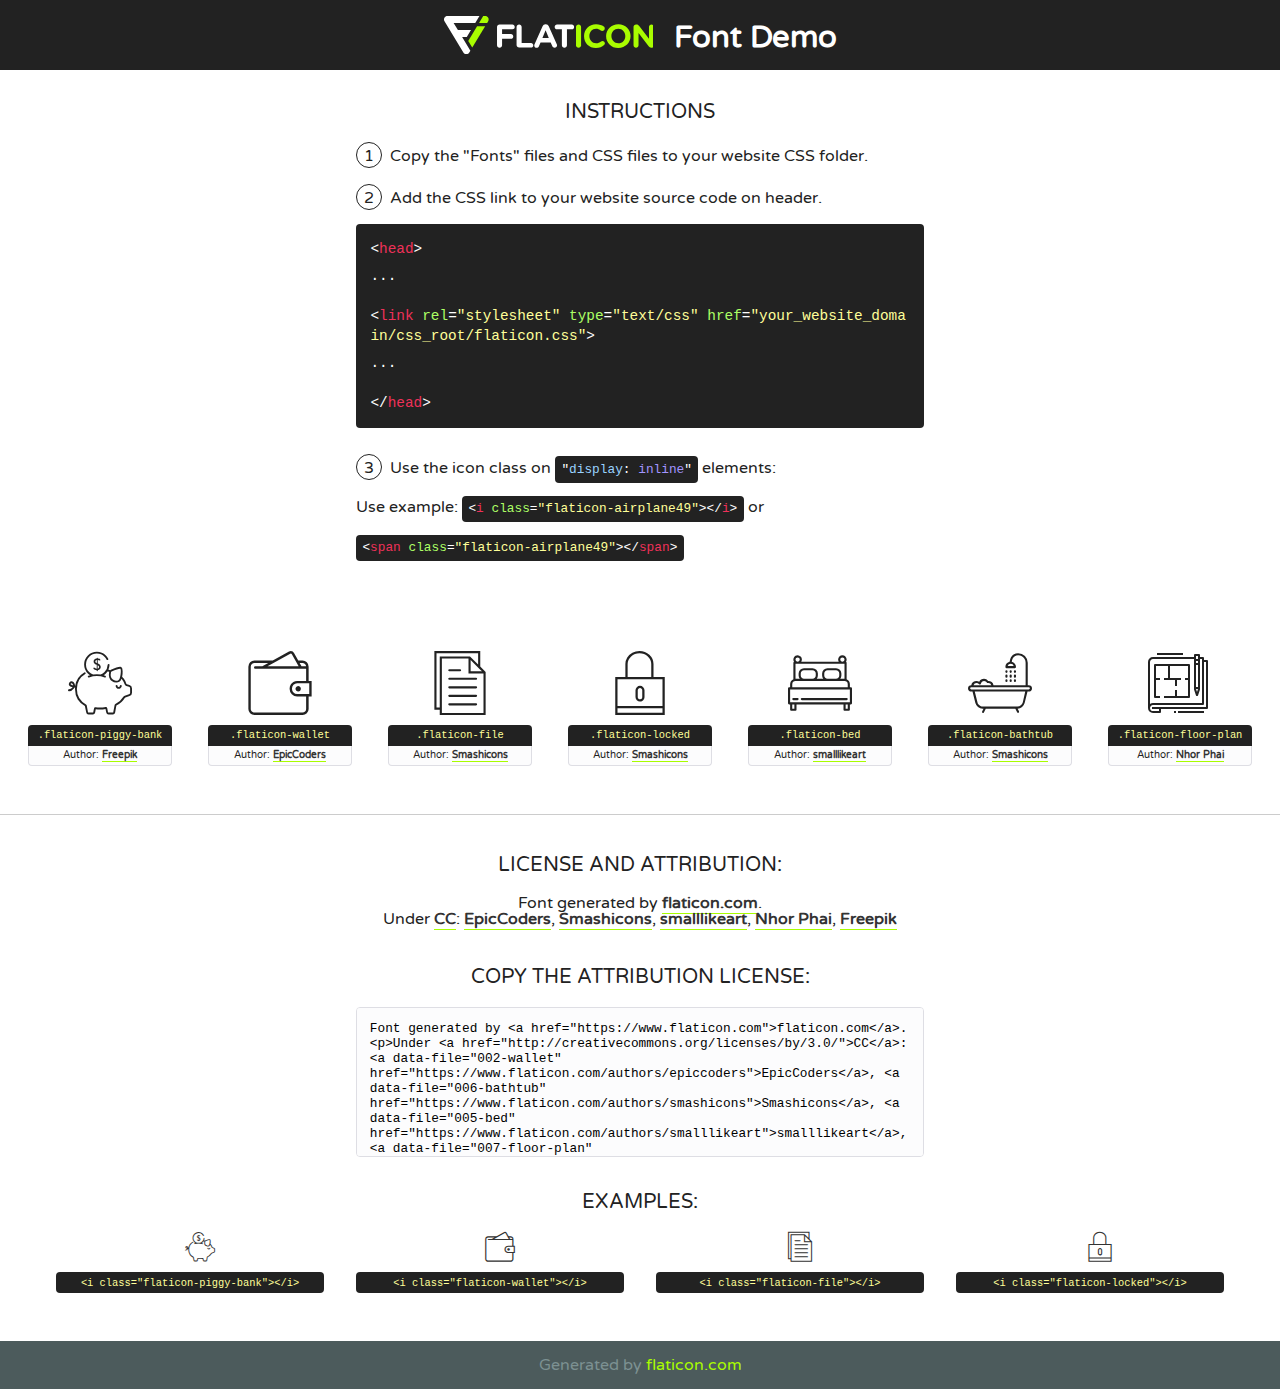
<file: src/main/resources/static/fonts/flaticon/font/flaticon.html>
<!DOCTYPE html>
<!--
  Flaticon icon font: Flaticon
  Creation date: 25/07/2019 12:04
-->
<html>
<!DOCTYPE html>
<html>

<head>
    <title>Flaticon WebFont</title>
    <link href="http://fonts.googleapis.com/css?family=Varela+Round" rel="stylesheet" type="text/css" />
    <link rel="stylesheet" type="text/css" href="flaticon.css">
    <meta charset="UTF-8">
    <style>
    html, body, div, span, applet, object, iframe,
    h1, h2, h3, h4, h5, h6, p, blockquote, pre,
    a, abbr, acronym, address, big, cite, code,
    del, dfn, em, img, ins, kbd, q, s, samp,
    small, strike, strong, sub, sup, tt, var,
    b, u, i, center,
    dl, dt, dd, ol, ul, li,
    fieldset, form, label, legend,
    table, caption, tbody, tfoot, thead, tr, th, td,
    article, aside, canvas, details, embed, 
    figure, figcaption, footer, header, hgroup, 
    menu, nav, output, ruby, section, summary,
    time, mark, audio, video {
        margin: 0;
        padding: 0;
        border: 0;
        font-size: 100%;
        font: inherit;
        vertical-align: baseline;
    }
    /* HTML5 display-role reset for older browsers */
    article, aside, details, figcaption, figure, 
    footer, header, hgroup, menu, nav, section {
        display: block;
    }
    body {
        line-height: 1;
    }
    ol, ul {
        list-style: none;
    }
    blockquote, q {
        quotes: none;
    }
    blockquote:before, blockquote:after,
    q:before, q:after {
        content: '';
        content: none;
    }
    table {
        border-collapse: collapse;
        border-spacing: 0;
    }
    body {
        font-family: 'Varela Round', Helvetica, Arial, sans-serif;
        font-size: 16px;
        color: #222;
    }
    a {
        color: #333;
        border-bottom: 1px solid #a9fd00;
        font-weight: bold;
        text-decoration: none;
    }
    * {
        -moz-box-sizing: border-box;
        -webkit-box-sizing: border-box;
        box-sizing: border-box;
        margin: 0;
        padding: 0;
    }
    [class^="flaticon-"]:before, [class*=" flaticon-"]:before, [class^="flaticon-"]:after, [class*=" flaticon-"]:after {
        font-family: Flaticon;
        font-size: 30px;
        font-style: normal;
        margin-left: 20px;
        color: #333;
    }
    .wrapper {
        max-width: 600px;
        margin: auto;
        padding: 0 1em;
    }
    .title {
        font-size: 1.25em;
        text-align: center;
        margin-bottom: 1em;
        text-transform: uppercase;
    }
    header {
        text-align: center;
        background-color: #222;
        color: #fff;
        padding: 1em;
    }
    header .logo {
        width: 210px;
        height: 38px;
        display: inline-block;
        vertical-align: middle;
        margin-right: 1em;
        border: none;
    }
    header strong {
        font-size: 1.95em;
        font-weight: bold;
        vertical-align: middle;
        margin-top: 5px;
        display: inline-block;
    }
    .demo {
        margin: 2em auto;
        line-height: 1.25em;
    }
    .demo ul li {
        margin-bottom: 1em;
    }
    .demo ul li .num {
        color: #222;
        border-radius: 20px;
        display: inline-block;
        width: 26px;
        padding: 3px;
        height: 26px;
        text-align: center;
        margin-right: 0.5em;
        border: 1px solid #222;
    }
    .demo ul li code {
        background-color: #222;
        border-radius: 4px;
        padding: 0.25em 0.5em;
        display: inline-block;
        color: #fff;
        font-family: Consolas,Monaco,Lucida Console,Liberation Mono,DejaVu Sans Mono,Bitstream Vera Sans Mono,Courier New, monospace;
        font-weight: lighter;
        margin-top: 1em;
        font-size: 0.8em;
        word-break: break-all;
    }
    .demo ul li code.big {
        padding: 1em;
        font-size: 0.9em;
    }
    .demo ul li code .red {
        color: #EF3159;
    }
    .demo ul li code .green {
        color: #ACFF65;
    }
    .demo ul li code .yellow {
        color: #FFFF99;
    }
    .demo ul li code .blue {
        color: #99D3FF;
    }
    .demo ul li code .purple {
        color: #A295FF;
    }
    .demo ul li code .dots {
        margin-top: 0.5em;
        display: block;
    }
    #glyphs {
        border-bottom: 1px solid #ccc;
        padding: 2em 0;
        text-align: center;
    }
    .glyph {
        display: inline-block;
        width: 9em;
        margin: 1em;
        text-align: center;
        vertical-align: top;
        background: #FFF;
    }
    .glyph .glyph-icon {
        padding: 10px;
        display: block;
        font-family:"Flaticon";
        font-size: 64px;
        line-height: 1;
    }
    .glyph .glyph-icon:before {
        font-size: 64px;
        color: #222;
        margin-left: 0;
    }
    .class-name {
        font-size: 0.65em;
        background-color: #222;
        color: #fff;
        border-radius: 4px 4px 0 0;
        padding: 0.5em;
        color: #FFFF99;
        font-family: Consolas,Monaco,Lucida Console,Liberation Mono,DejaVu Sans Mono,Bitstream Vera Sans Mono,Courier New, monospace;
    }
    .author-name {
        font-size: 0.6em;
        background-color: #fcfcfd;
        border: 1px solid #DEDEE4;
        border-top: 0;
        border-radius: 0 0 4px 4px;
        padding: 0.5em;
    }
    .class-name:last-child {
        font-size: 10px;
        color:#888;
    }
    .class-name:last-child a {
        font-size: 10px;
        color:#555;
    }
    .class-name:last-child a:hover {
        color:#a9fd00;
    }
    .glyph > input {
        display: block;
        width: 100px;
        margin: 5px auto;
        text-align: center;
        font-size: 12px;
        cursor: text;
    }
    .glyph > input.icon-input {
        font-family:"Flaticon";
        font-size: 16px;
        margin-bottom: 10px;
    }
    .attribution .title {
        margin-top: 2em;
    }
    .attribution textarea {
        background-color: #fcfcfd;
        padding: 1em;
        border: none;
        box-shadow: none;
        border: 1px solid #DEDEE4;
        border-radius: 4px;
        resize: none;
        width: 100%;
        height: 150px;
        font-size: 0.8em;
        font-family: Consolas,Monaco,Lucida Console,Liberation Mono,DejaVu Sans Mono,Bitstream Vera Sans Mono,Courier New, monospace;
        -webkit-appearance: none;
    }
    .iconsuse {
        margin: 2em auto;
        text-align: center;
        max-width: 1200px;
    }
    .iconsuse:after {
        content: '';
        display: table;
        clear: both;
    }
    .iconsuse .image {
        float: left;
        width: 25%;
        padding: 0 1em;
    }
    .iconsuse .image p {
        margin-bottom: 1em;
    }
    .iconsuse .image span {
        display: block;
        font-size: 0.65em;
        background-color: #222;
        color: #fff;
        border-radius: 4px;
        padding: 0.5em;
        color: #FFFF99;
        margin-top: 1em;
        font-family: Consolas,Monaco,Lucida Console,Liberation Mono,DejaVu Sans Mono,Bitstream Vera Sans Mono,Courier New, monospace;
    }
    #footer {
        text-align: center;
        background-color: #4C5B5C;
        color: #7c9192;
        padding: 1em;
    }
    #footer a {
        border: none;
        color: #a9fd00;
        font-weight: normal;
    }
    @media (max-width: 960px) {
        .iconsuse .image {
            width: 50%;
        }
    }
    @media (max-width: 560px) {
        .iconsuse .image {
            width: 100%;
        }
    }
    </style>
</head>

<body class="characters-off">

    <header>
        <a href="https://www.flaticon.com" target="_blank" class="logo">
            <svg version="1.1" xmlns="http://www.w3.org/2000/svg" xmlns:xlink="http://www.w3.org/1999/xlink" xmlns:a="http://ns.adobe.com/AdobeSVGViewerExtensions/3.0/" viewBox="0 0 560.875 102.036" enable-background="new 0 0 560.875 102.036" xml:space="preserve">
                <defs>
                </defs>
                <g>
                    <g class="letters">
                        <path fill="#ffffff" d="M141.596,29.675c0-3.777,2.985-6.767,6.764-6.767h34.438c3.426,0,6.15,2.728,6.15,6.15
                        c0,3.43-2.724,6.149-6.15,6.149h-27.674v13.091h23.719c3.429,0,6.151,2.724,6.151,6.15c0,3.43-2.723,6.149-6.151,6.149h-23.719
                        v17.574c0,3.773-2.986,6.761-6.764,6.761c-3.779,0-6.764-2.989-6.764-6.761V29.675z"></path>
                        <path fill="#ffffff" d="M193.844,29.149c0-3.781,2.985-6.767,6.764-6.767c3.776,0,6.763,2.985,6.763,6.767v42.957h25.039
                        c3.426,0,6.149,2.726,6.149,6.153c0,3.425-2.723,6.15-6.149,6.15h-31.802c-3.779,0-6.764-2.986-6.764-6.768V29.149z"></path>
                        <path fill="#ffffff" d="M241.891,75.71l21.438-48.407c1.492-3.341,4.215-5.357,7.906-5.357h0.792
                        c3.686,0,6.323,2.017,7.815,5.357l21.439,48.407c0.436,0.967,0.701,1.845,0.701,2.723c0,3.602-2.809,6.501-6.414,6.501
                        c-3.161,0-5.269-1.845-6.499-4.655l-4.132-9.661h-27.059l-4.301,10.102c-1.144,2.631-3.426,4.214-6.237,4.214
                        c-3.517,0-6.24-2.81-6.24-6.325C241.1,77.64,241.451,76.677,241.891,75.71z M279.932,58.666l-8.521-20.297l-8.526,20.297H279.932
                        z"></path>
                        <path fill="#ffffff" d="M314.864,35.387H301.86c-3.429,0-6.239-2.813-6.239-6.238c0-3.429,2.811-6.24,6.239-6.24h39.533
                        c3.426,0,6.237,2.811,6.237,6.24c0,3.425-2.811,6.238-6.237,6.238h-13.001v42.785c0,3.773-2.99,6.761-6.764,6.761
                        c-3.779,0-6.764-2.989-6.764-6.761V35.387z"></path>
                        <path fill="#A9FD00" d="M352.615,29.149c0-3.781,2.985-6.767,6.767-6.767c3.774,0,6.761,2.985,6.761,6.767v49.024
                        c0,3.773-2.987,6.761-6.761,6.761c-3.781,0-6.767-2.989-6.767-6.761V29.149z"></path>
                        <path fill="#A9FD00" d="M374.132,53.836v-0.179c0-17.481,13.178-31.801,32.065-31.801c9.22,0,15.459,2.458,20.557,6.238
                        c1.402,1.054,2.637,2.985,2.637,5.357c0,3.692-2.985,6.59-6.681,6.59c-1.845,0-3.071-0.702-4.044-1.319
                        c-3.776-2.813-7.729-4.393-12.562-4.393c-10.364,0-17.831,8.611-17.831,19.154v0.173c0,10.542,7.291,19.329,17.831,19.329
                        c5.715,0,9.492-1.756,13.359-4.834c1.049-0.874,2.458-1.491,4.039-1.491c3.429,0,6.325,2.813,6.325,6.236
                        c0,2.106-1.056,3.78-2.282,4.834c-5.539,4.834-12.036,7.733-21.878,7.733C387.572,85.464,374.132,71.493,374.132,53.836z"></path>
                        <path fill="#A9FD00" d="M433.009,53.836v-0.179c0-17.481,13.79-31.801,32.766-31.801c18.981,0,32.592,14.143,32.592,31.628v0.173
                        c0,17.483-13.785,31.807-32.769,31.807C446.625,85.464,433.009,71.32,433.009,53.836z M484.224,53.836v-0.179
                        c0-10.539-7.725-19.326-18.626-19.326c-10.893,0-18.449,8.611-18.449,19.154v0.173c0,10.542,7.73,19.329,18.626,19.329
                        C476.676,72.986,484.224,64.378,484.224,53.836z"></path>
                        <path fill="#A9FD00" d="M506.233,29.321c0-3.774,2.99-6.763,6.767-6.763h1.401c3.252,0,5.183,1.583,7.029,3.953l26.093,34.265
                        V29.059c0-3.692,2.99-6.677,6.681-6.677c3.683,0,6.671,2.985,6.671,6.677v48.934c0,3.78-2.987,6.765-6.764,6.765h-0.436
                        c-3.257,0-5.188-1.581-7.034-3.953l-27.056-35.492v32.944c0,3.687-2.985,6.676-6.678,6.676c-3.683,0-6.673-2.989-6.673-6.676
                        V29.321z"></path>
                    </g>
                    <g class="insignia">
                        <path fill="#ffffff" d="M48.372,56.137h12.517l11.156-18.537H37.186L25.688,18.539h57.825L94.668,0H9.271
                        C5.925,0,2.842,1.801,1.198,4.716c-1.644,2.907-1.593,6.482,0.134,9.343l50.38,83.501c1.678,2.781,4.689,4.476,7.938,4.476
                        c3.246,0,6.257-1.695,7.935-4.476l2.898-4.804L48.372,56.137z"></path>
                        <g class="i">
                            <path fill="#A9FD00" d="M93.575,18.539h0.031v0.004l21.652,0.004l2.705-4.488c1.727-2.861,1.778-6.436,0.133-9.343
                            C116.454,1.801,113.371,0,110.026,0h-5.294L93.575,18.539z"></path>
                            <polygon fill="#A9FD00" points="88.291,27.356 64.725,66.486 75.519,84.404 109.942,27.356"></polygon>
                        </g>
                    </g>
                </g>
            </svg>
        </a>
        <strong>Font Demo</strong>
    </header>


    <section class="demo wrapper">

        <p class="title">Instructions</p>

        <ul>
            <li>
                <span class="num">1</span>Copy the "Fonts" files and CSS files to your website CSS folder.
            </li>
            <li>
                <span class="num">2</span>Add the CSS link to your website source code on header.
                <code class="big">
                    &lt;<span class="red">head</span>&gt;
                    <br/><span class="dots">...</span>
                    <br/>&lt;<span class="red">link</span> <span class="green">rel</span>=<span class="yellow">"stylesheet"</span> <span class="green">type</span>=<span class="yellow">"text/css"</span> <span class="green">href</span>=<span class="yellow">"your_website_domain/css_root/flaticon.css"</span>&gt;
                    <br/><span class="dots">...</span>
                    <br/>&lt;/<span class="red">head</span>&gt;
                </code>
            </li>

            <li>
                <p>
                    <span class="num">3</span>Use the icon class on <code>"<span class="blue">display</span>:<span class="purple"> inline</span>"</code> elements:
                    <br />
                    Use example: <code>&lt;<span class="red">i</span> <span class="green">class</span>=<span class="yellow">&quot;flaticon-airplane49&quot;</span>&gt;&lt;/<span class="red">i</span>&gt;</code> or <code>&lt;<span class="red">span</span> <span class="green">class</span>=<span class="yellow">&quot;flaticon-airplane49&quot;</span>&gt;&lt;/<span class="red">span</span>&gt;</code>
            </li>
        </ul>

    </section>




   <section id="glyphs">          
    
      
        <div class="glyph"><div class="glyph-icon flaticon-piggy-bank"></div>
            <div class="class-name">.flaticon-piggy-bank</div>
            <div class="author-name">Author: <a data-file="001-piggy-bank" href="http://www.freepik.com">Freepik</a> </div> 
        </div>        
        
        <div class="glyph"><div class="glyph-icon flaticon-wallet"></div>
            <div class="class-name">.flaticon-wallet</div>
            <div class="author-name">Author: <a data-file="002-wallet" href="https://www.flaticon.com/authors/epiccoders">EpicCoders</a> </div> 
        </div>        
        
        <div class="glyph"><div class="glyph-icon flaticon-file"></div>
            <div class="class-name">.flaticon-file</div>
            <div class="author-name">Author: <a data-file="003-file" href="https://www.flaticon.com/authors/smashicons">Smashicons</a> </div> 
        </div>        
        
        <div class="glyph"><div class="glyph-icon flaticon-locked"></div>
            <div class="class-name">.flaticon-locked</div>
            <div class="author-name">Author: <a data-file="004-locked" href="https://www.flaticon.com/authors/smashicons">Smashicons</a> </div> 
        </div>        
        
        <div class="glyph"><div class="glyph-icon flaticon-bed"></div>
            <div class="class-name">.flaticon-bed</div>
            <div class="author-name">Author: <a data-file="005-bed" href="https://www.flaticon.com/authors/smalllikeart">smalllikeart</a> </div> 
        </div>        
        
        <div class="glyph"><div class="glyph-icon flaticon-bathtub"></div>
            <div class="class-name">.flaticon-bathtub</div>
            <div class="author-name">Author: <a data-file="006-bathtub" href="https://www.flaticon.com/authors/smashicons">Smashicons</a> </div> 
        </div>        
        
        <div class="glyph"><div class="glyph-icon flaticon-floor-plan"></div>
            <div class="class-name">.flaticon-floor-plan</div>
            <div class="author-name">Author: <a data-file="007-floor-plan" href="https://www.flaticon.com/authors/nhor-phai">Nhor Phai</a> </div> 
        </div>        
        

    </section>



    <section class="attribution wrapper"   style="text-align:center;">

      <div class="title">License and attribution:</div><div class="attrDiv">Font generated by <a href="https://www.flaticon.com">flaticon.com</a>. <div><p>Under <a href="http://creativecommons.org/licenses/by/3.0/">CC</a>: <a data-file="002-wallet" href="https://www.flaticon.com/authors/epiccoders">EpicCoders</a>, <a data-file="006-bathtub" href="https://www.flaticon.com/authors/smashicons">Smashicons</a>, <a data-file="005-bed" href="https://www.flaticon.com/authors/smalllikeart">smalllikeart</a>, <a data-file="007-floor-plan" href="https://www.flaticon.com/authors/nhor-phai">Nhor Phai</a>, <a data-file="001-piggy-bank" href="http://www.freepik.com">Freepik</a></p>  </div>
      </div>
      <div class="title">Copy the Attribution License:</div>

    <textarea onclick="this.focus();this.select();">Font generated by &lt;a href=&quot;https://www.flaticon.com&quot;&gt;flaticon.com&lt;/a&gt;. <p>Under <a href="http://creativecommons.org/licenses/by/3.0/">CC</a>: <a data-file="002-wallet" href="https://www.flaticon.com/authors/epiccoders">EpicCoders</a>, <a data-file="006-bathtub" href="https://www.flaticon.com/authors/smashicons">Smashicons</a>, <a data-file="005-bed" href="https://www.flaticon.com/authors/smalllikeart">smalllikeart</a>, <a data-file="007-floor-plan" href="https://www.flaticon.com/authors/nhor-phai">Nhor Phai</a>, <a data-file="001-piggy-bank" href="http://www.freepik.com">Freepik</a></p>  
     </textarea>

    </section>

    <section class="iconsuse">

          <div class="title">Examples:</div>            
             
            <div class="image">
                <p>
                    <i class="glyph-icon flaticon-piggy-bank"></i> 
                    <span>&lt;i class=&quot;flaticon-piggy-bank&quot;&gt;&lt;/i&gt;</span>
                </p>
            </div>
            
            <div class="image">
                <p>
                    <i class="glyph-icon flaticon-wallet"></i> 
                    <span>&lt;i class=&quot;flaticon-wallet&quot;&gt;&lt;/i&gt;</span>
                </p>
            </div>
            
            <div class="image">
                <p>
                    <i class="glyph-icon flaticon-file"></i> 
                    <span>&lt;i class=&quot;flaticon-file&quot;&gt;&lt;/i&gt;</span>
                </p>
            </div>
            
            <div class="image">
                <p>
                    <i class="glyph-icon flaticon-locked"></i> 
                    <span>&lt;i class=&quot;flaticon-locked&quot;&gt;&lt;/i&gt;</span>
                </p>
            </div>
                       
        </div>
                            
    </section>

<div id="footer">
    <div>Generated by <a href="https://www.flaticon.com">flaticon.com</a>
    </div>
</div>



</body>
</html>
</file>
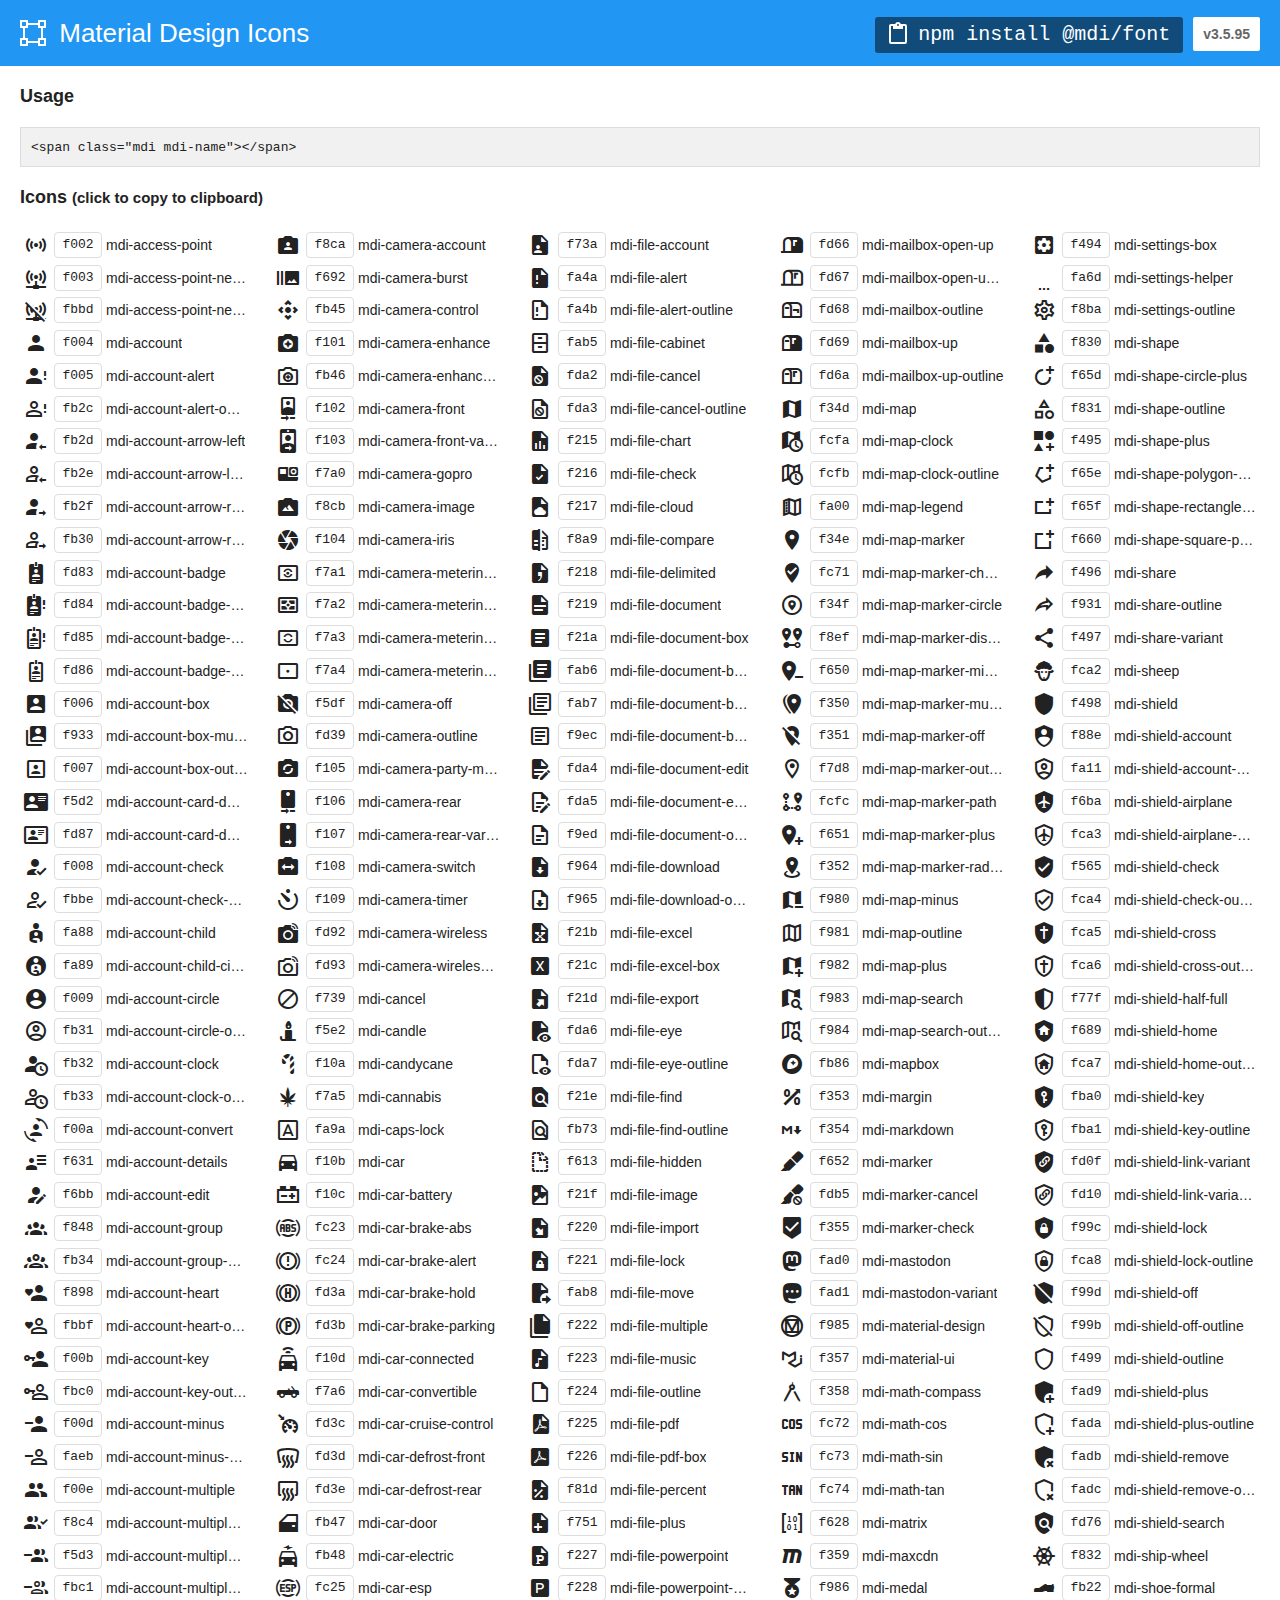
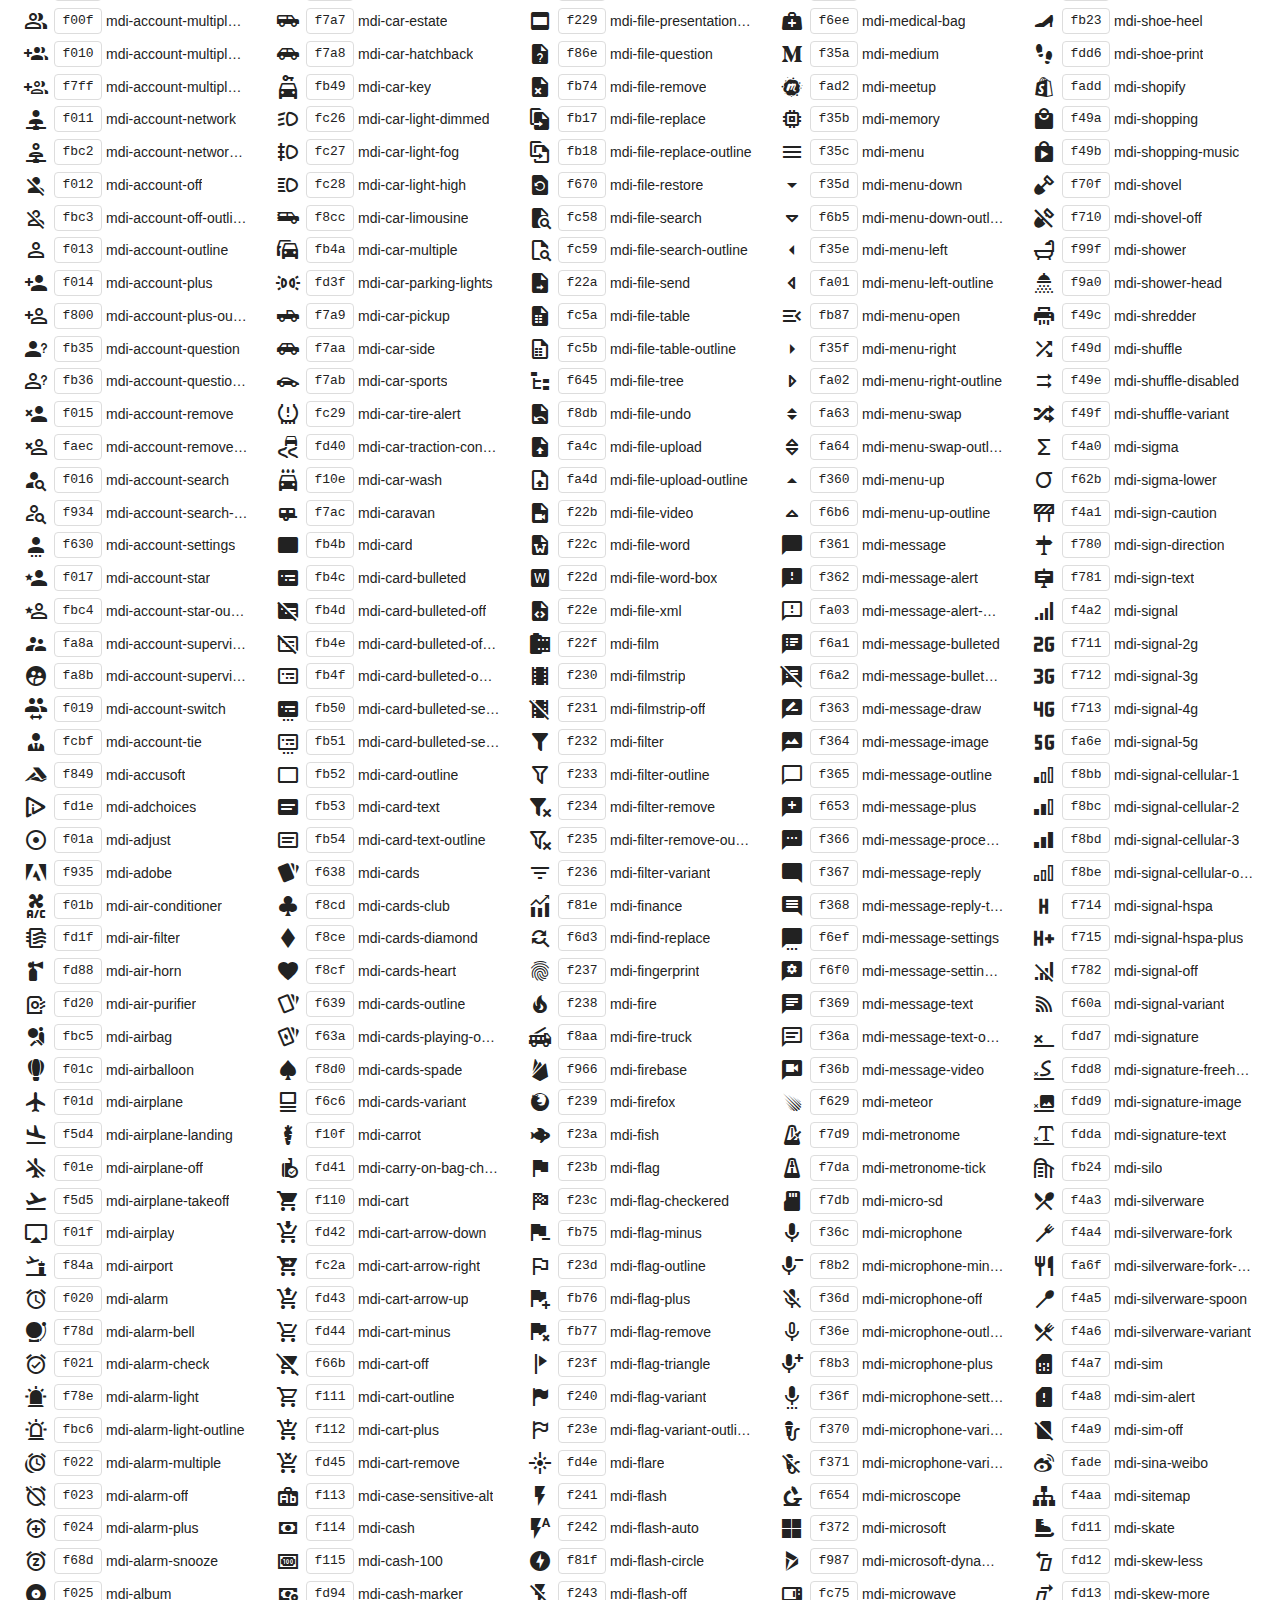
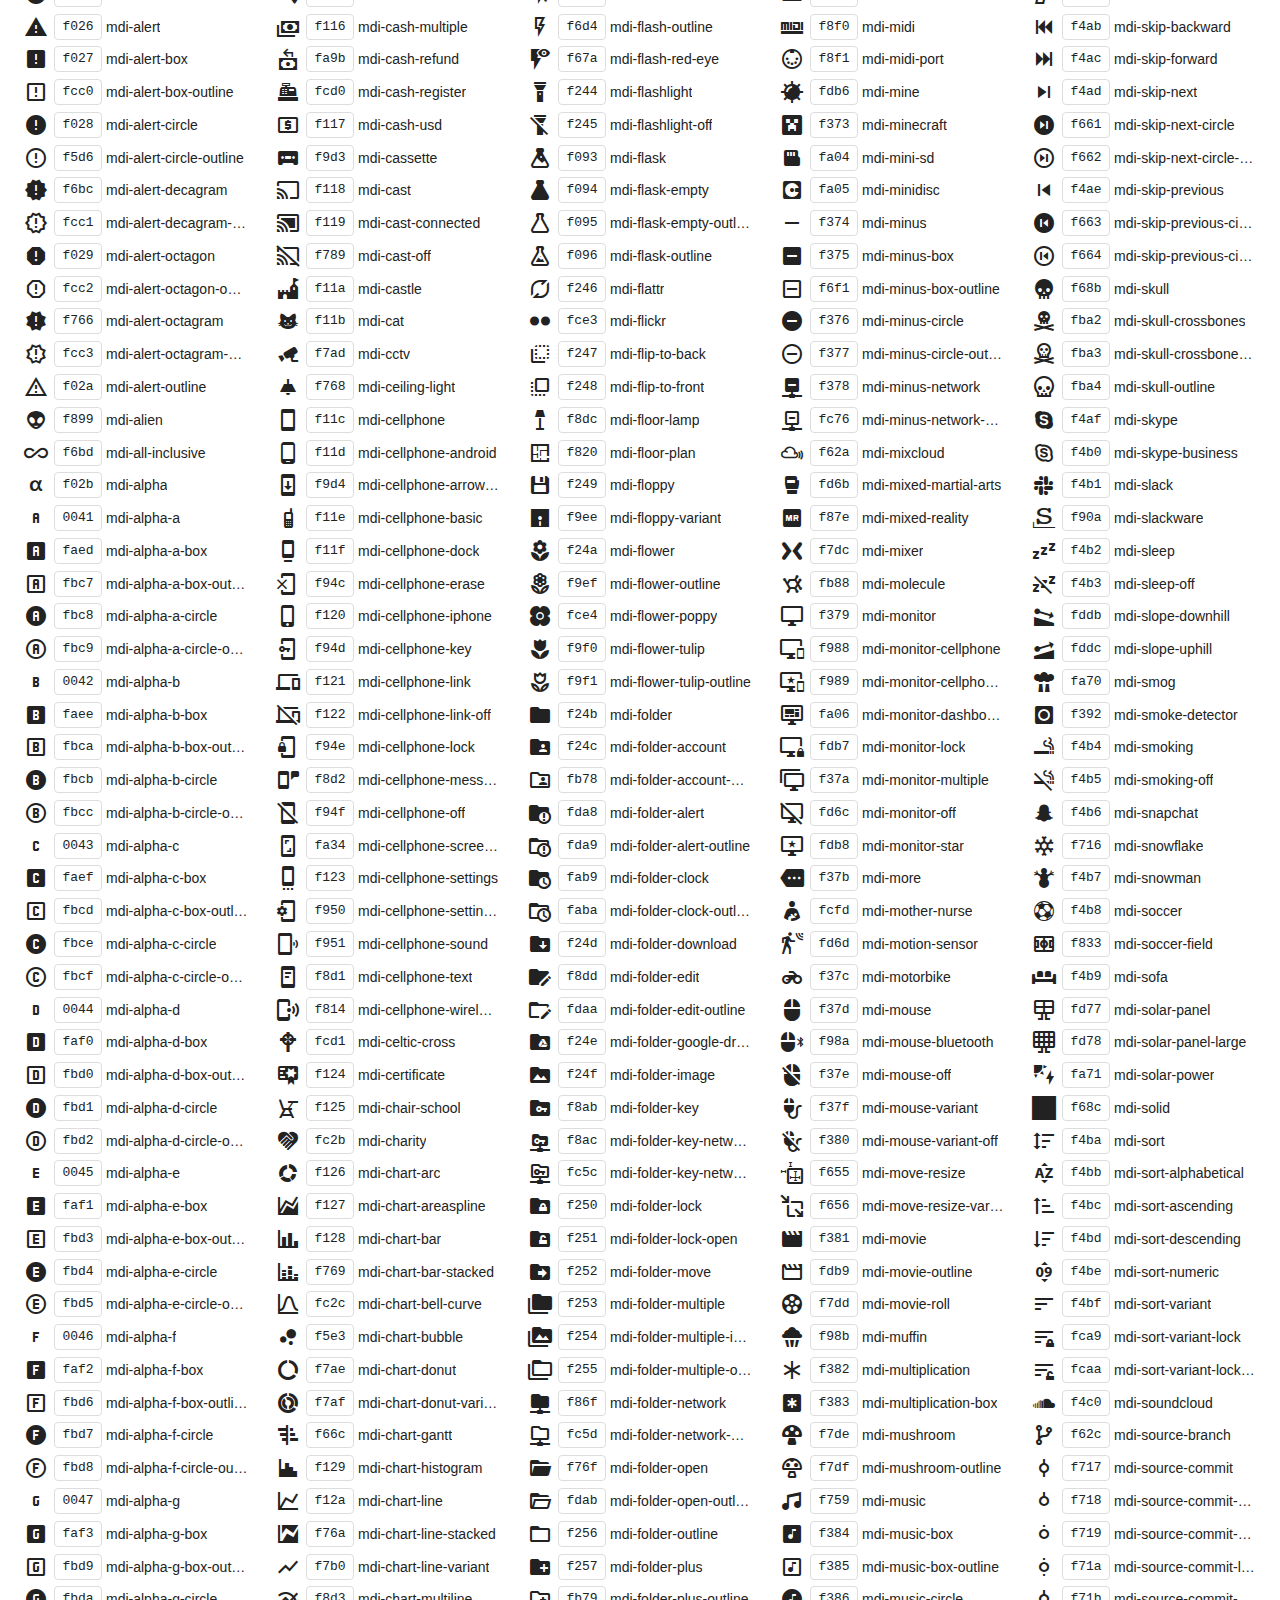
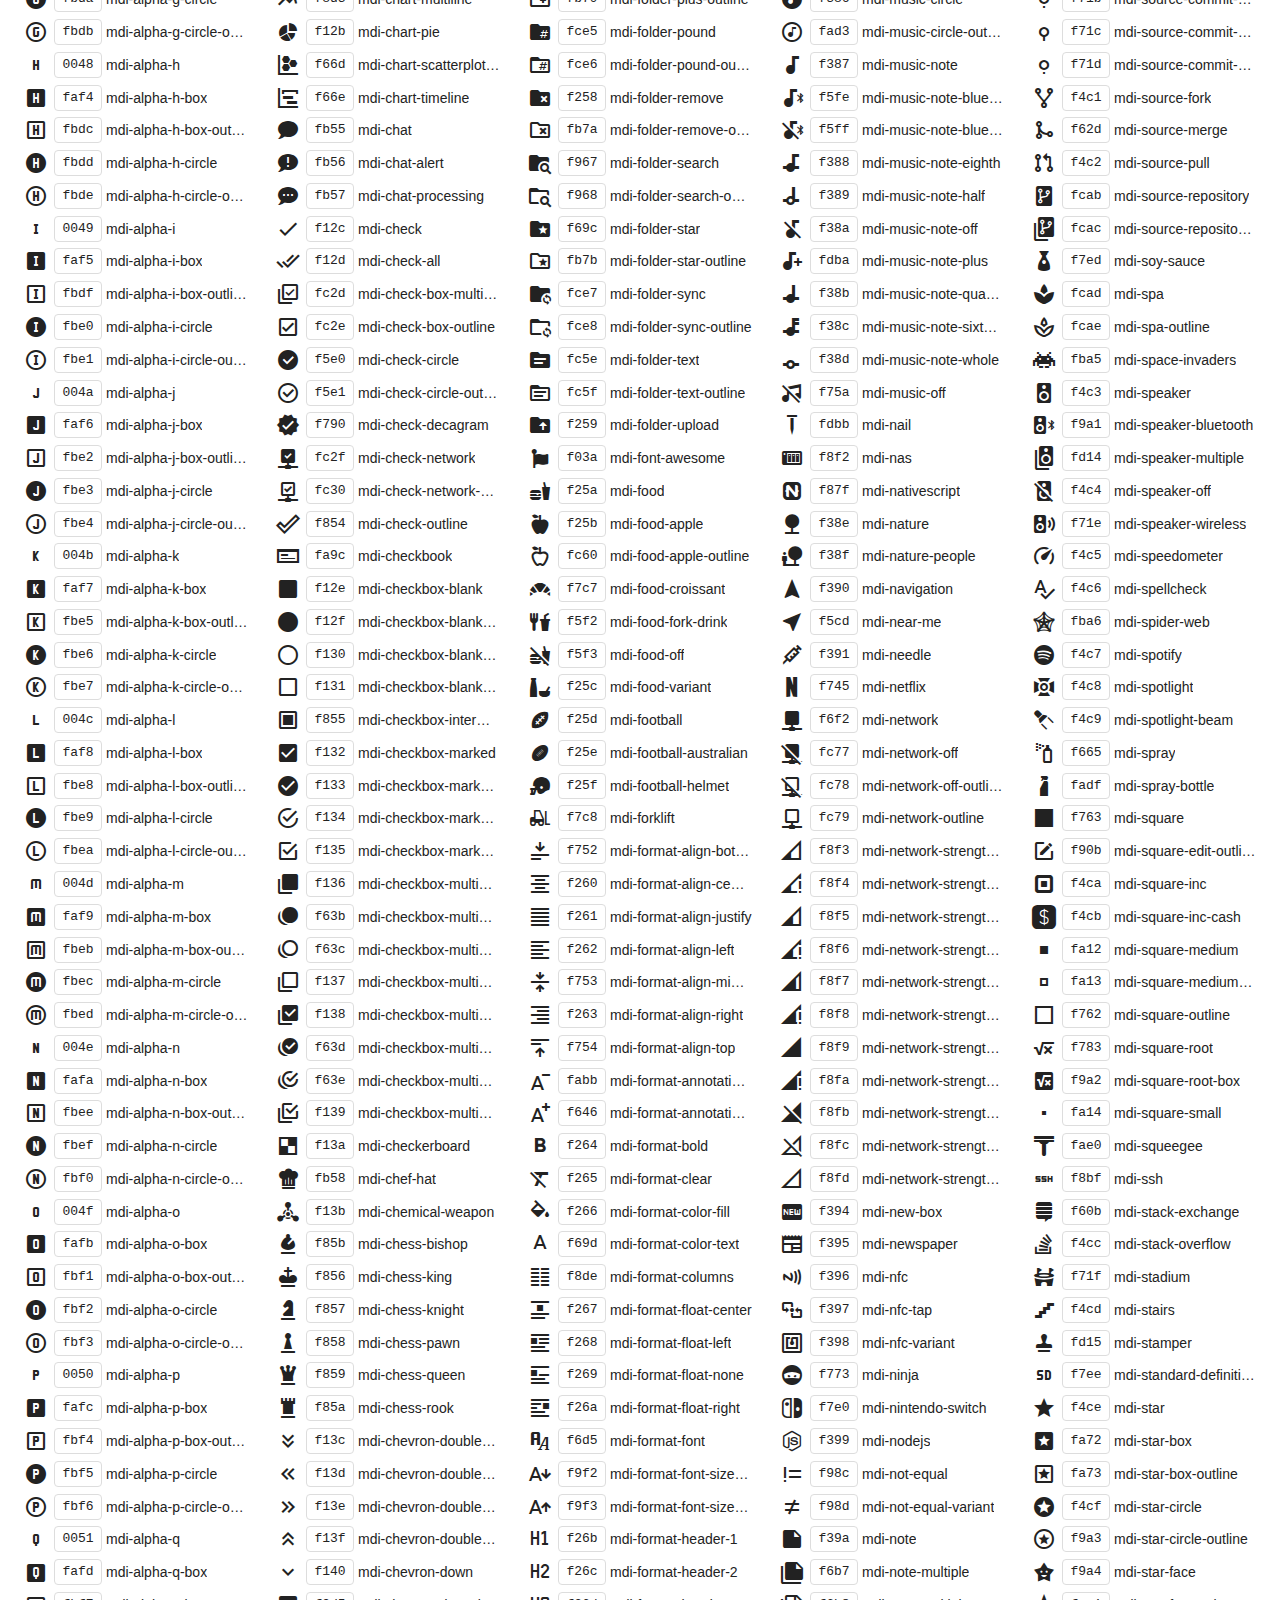
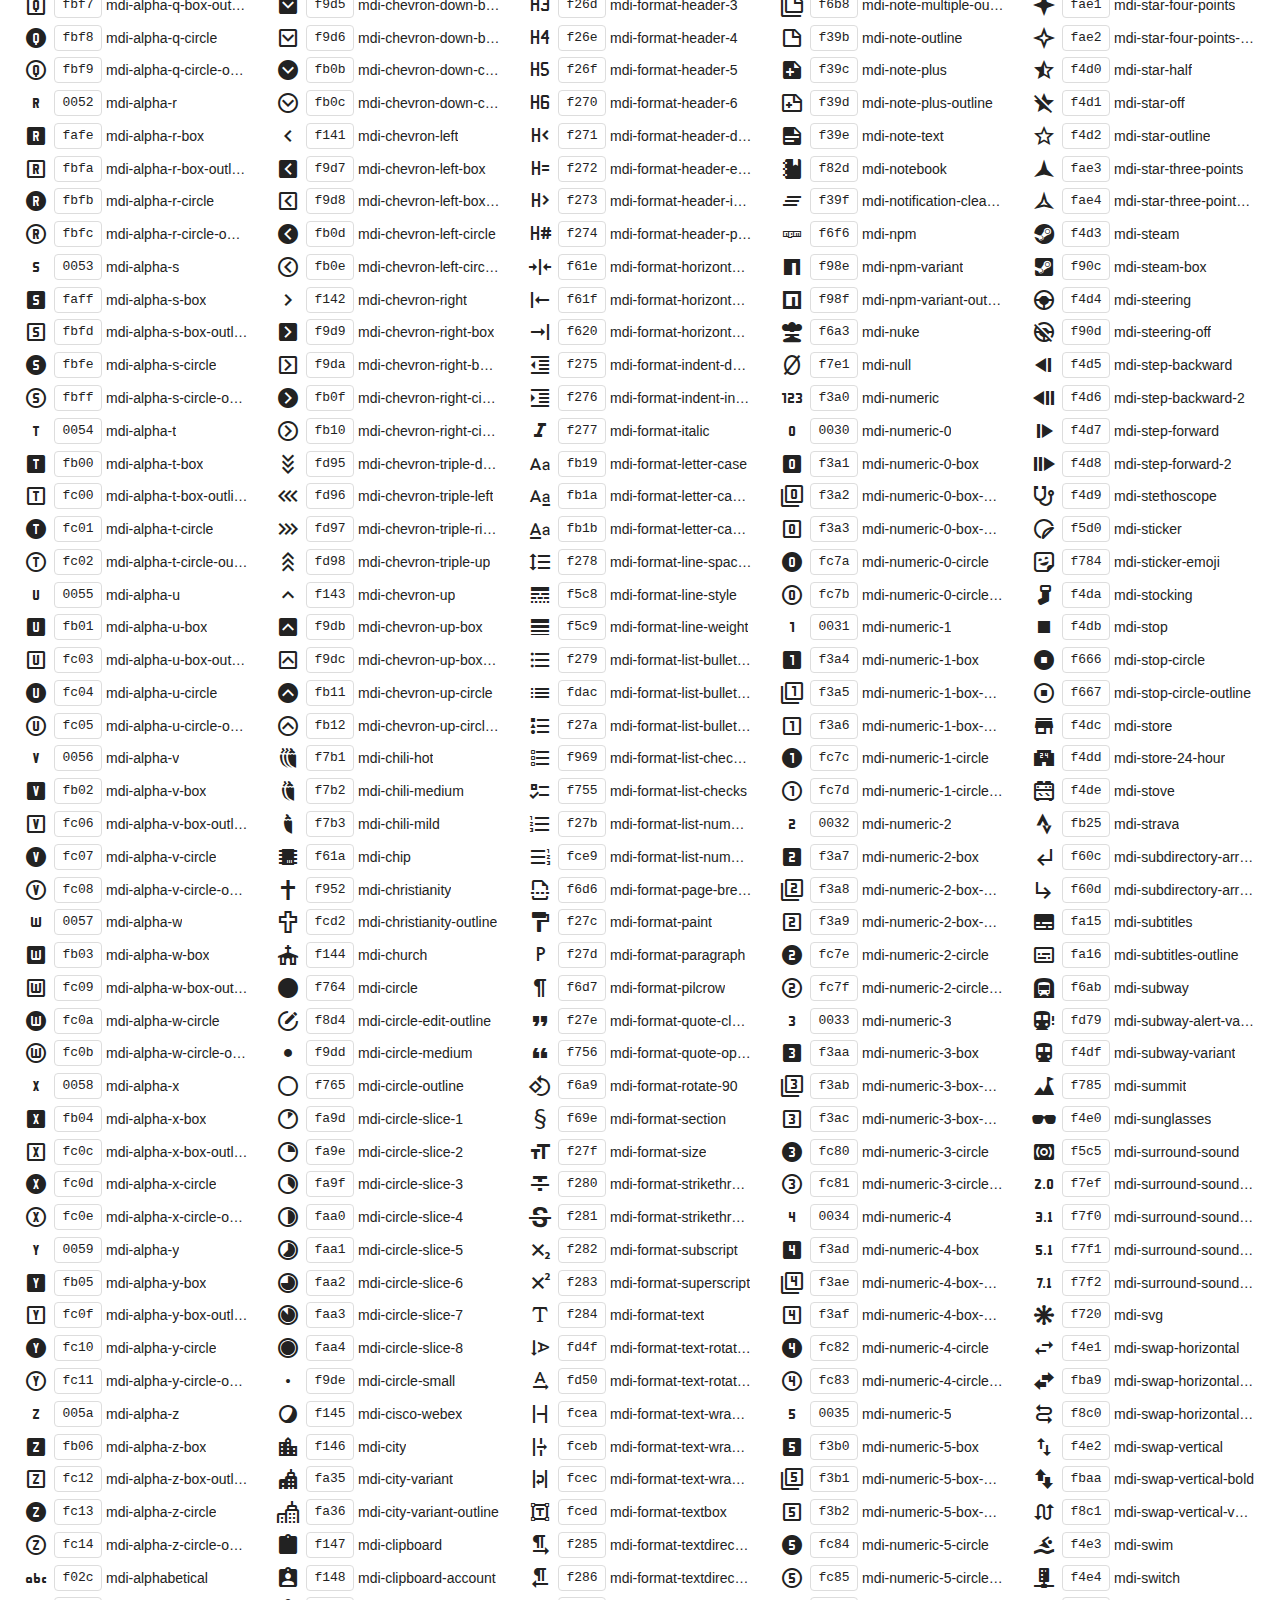
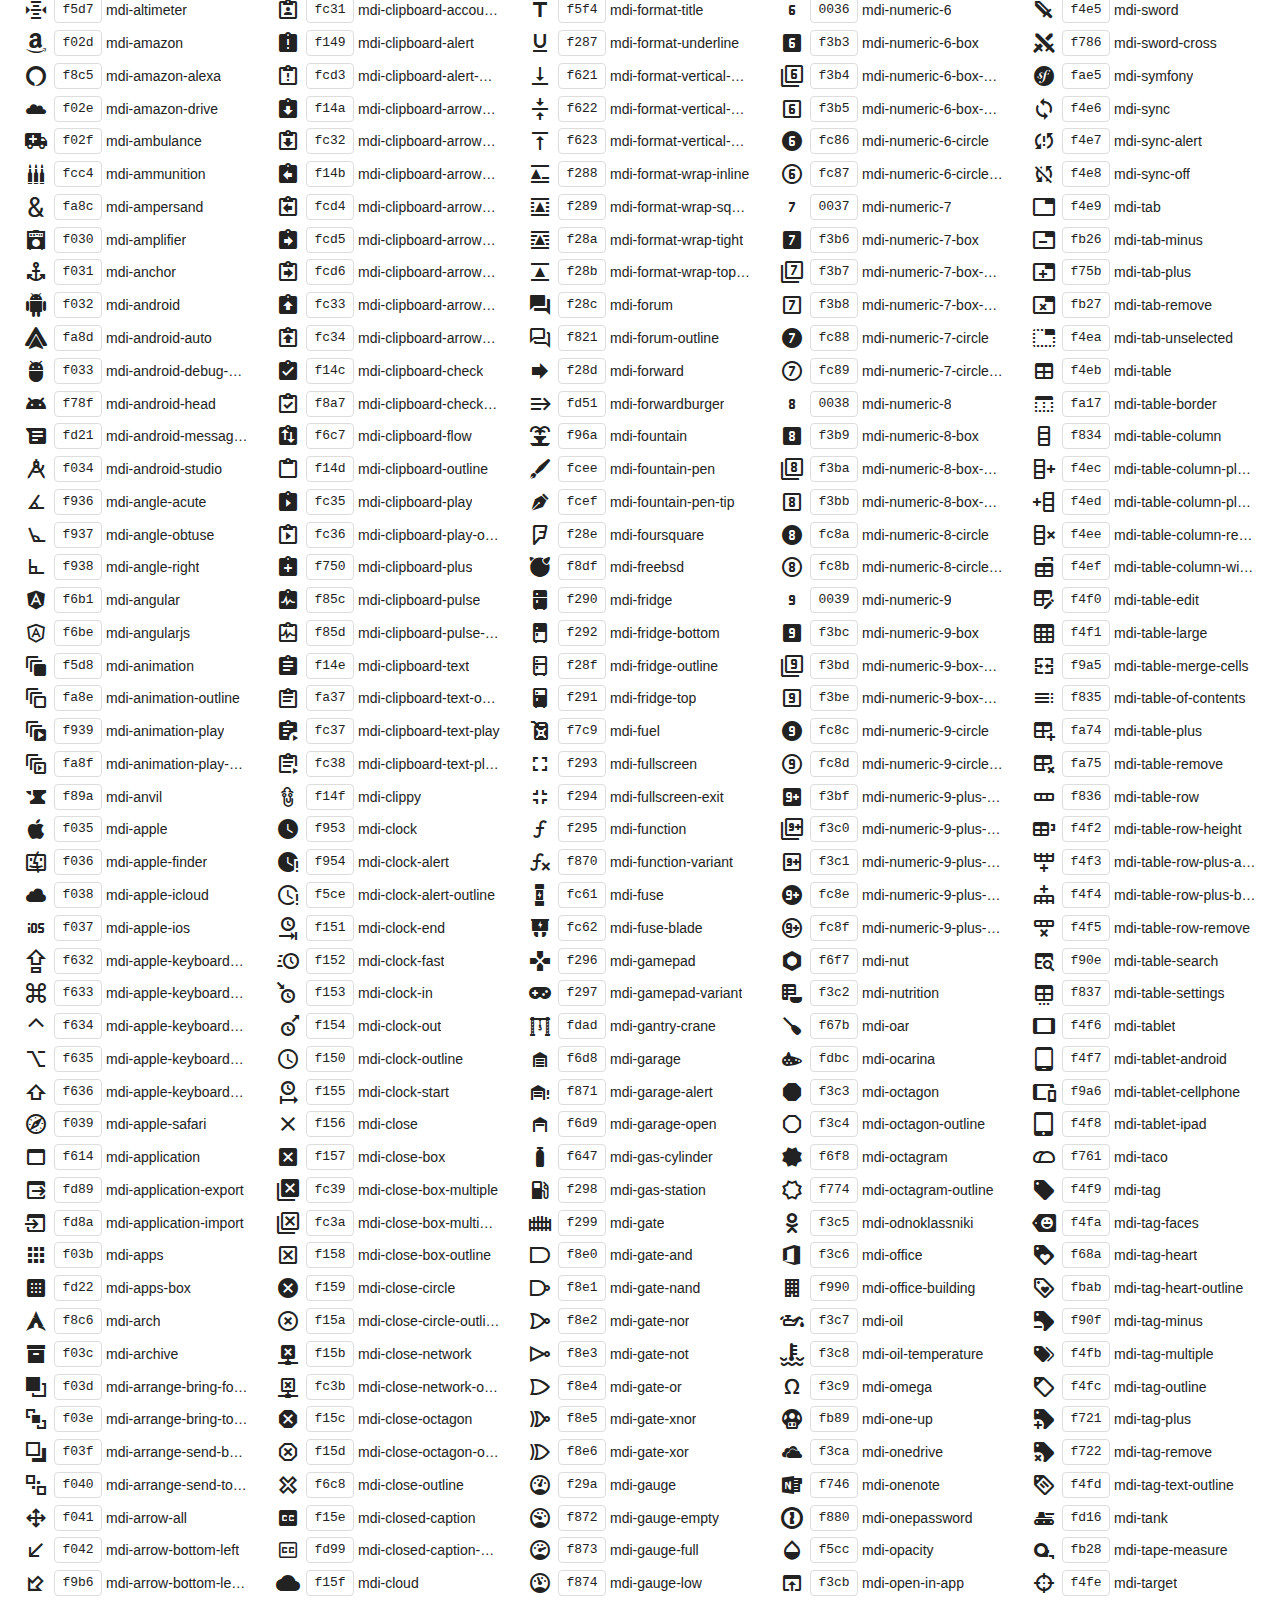
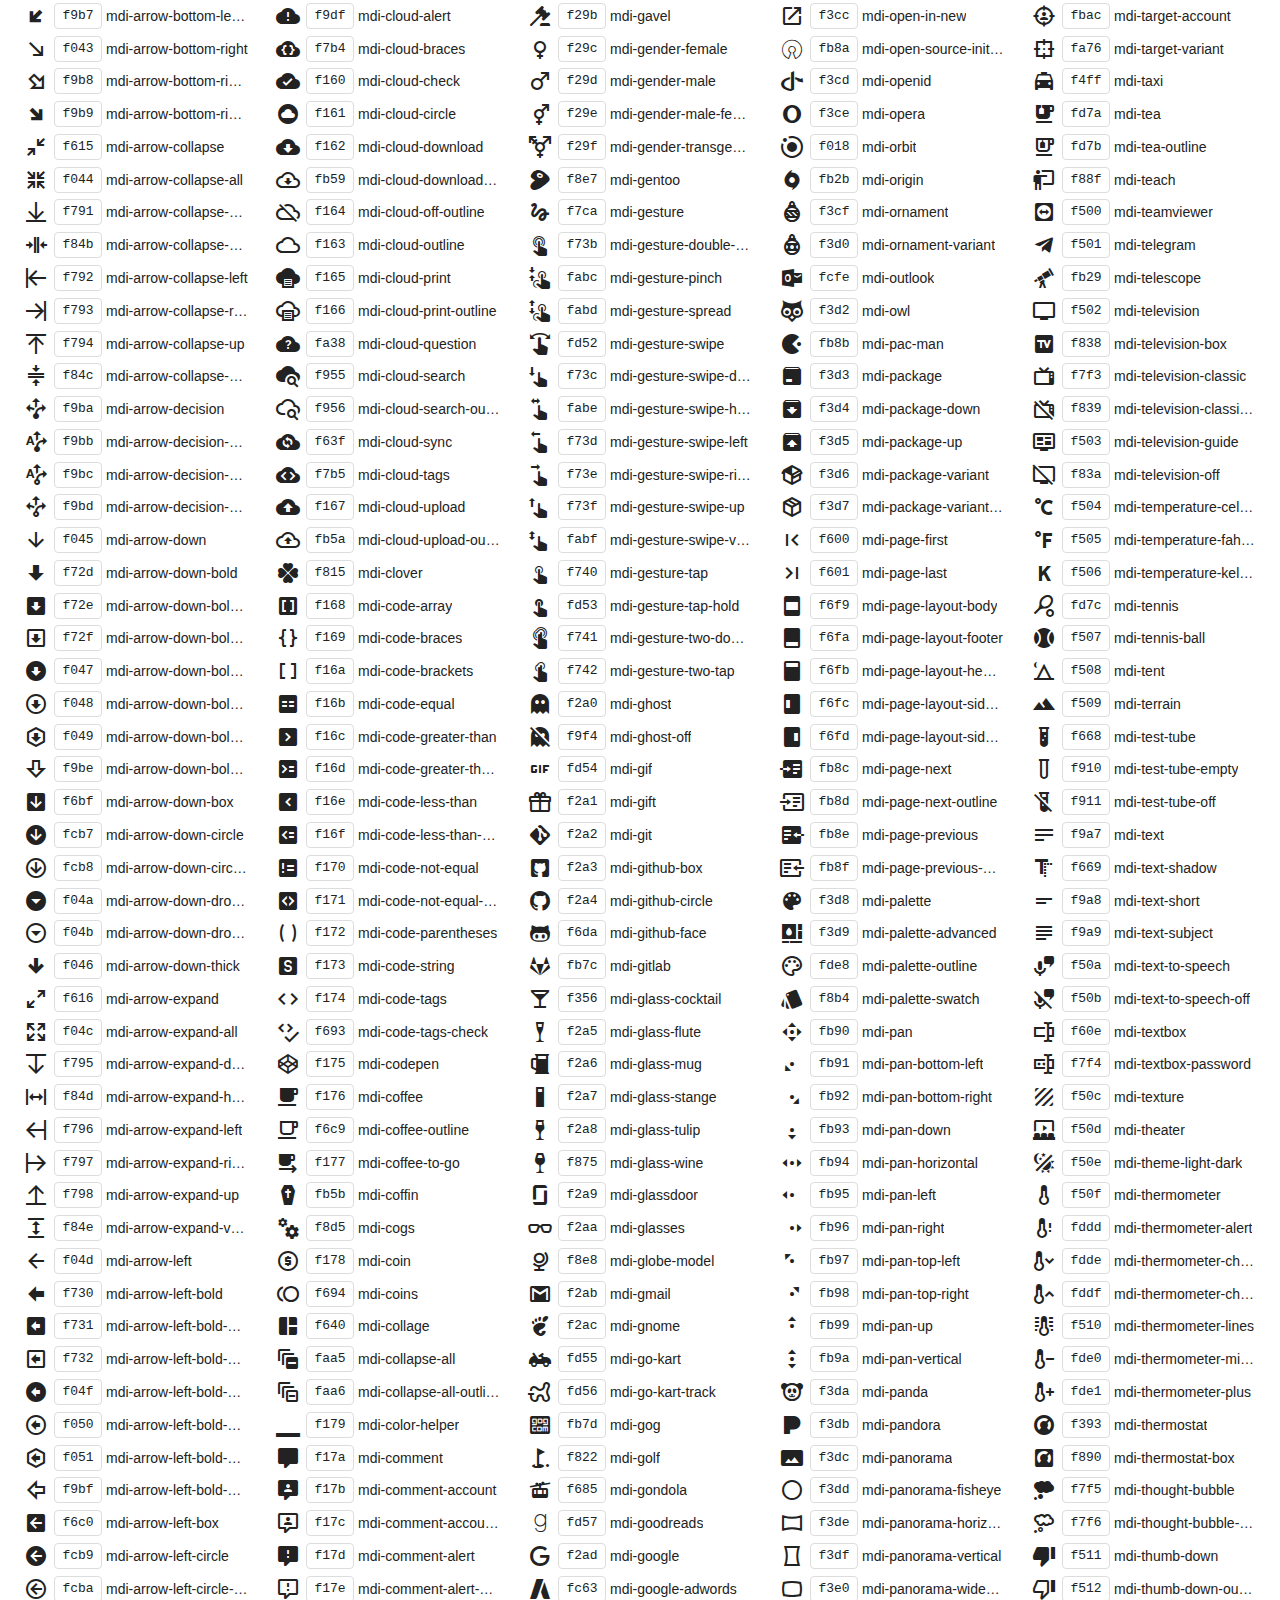
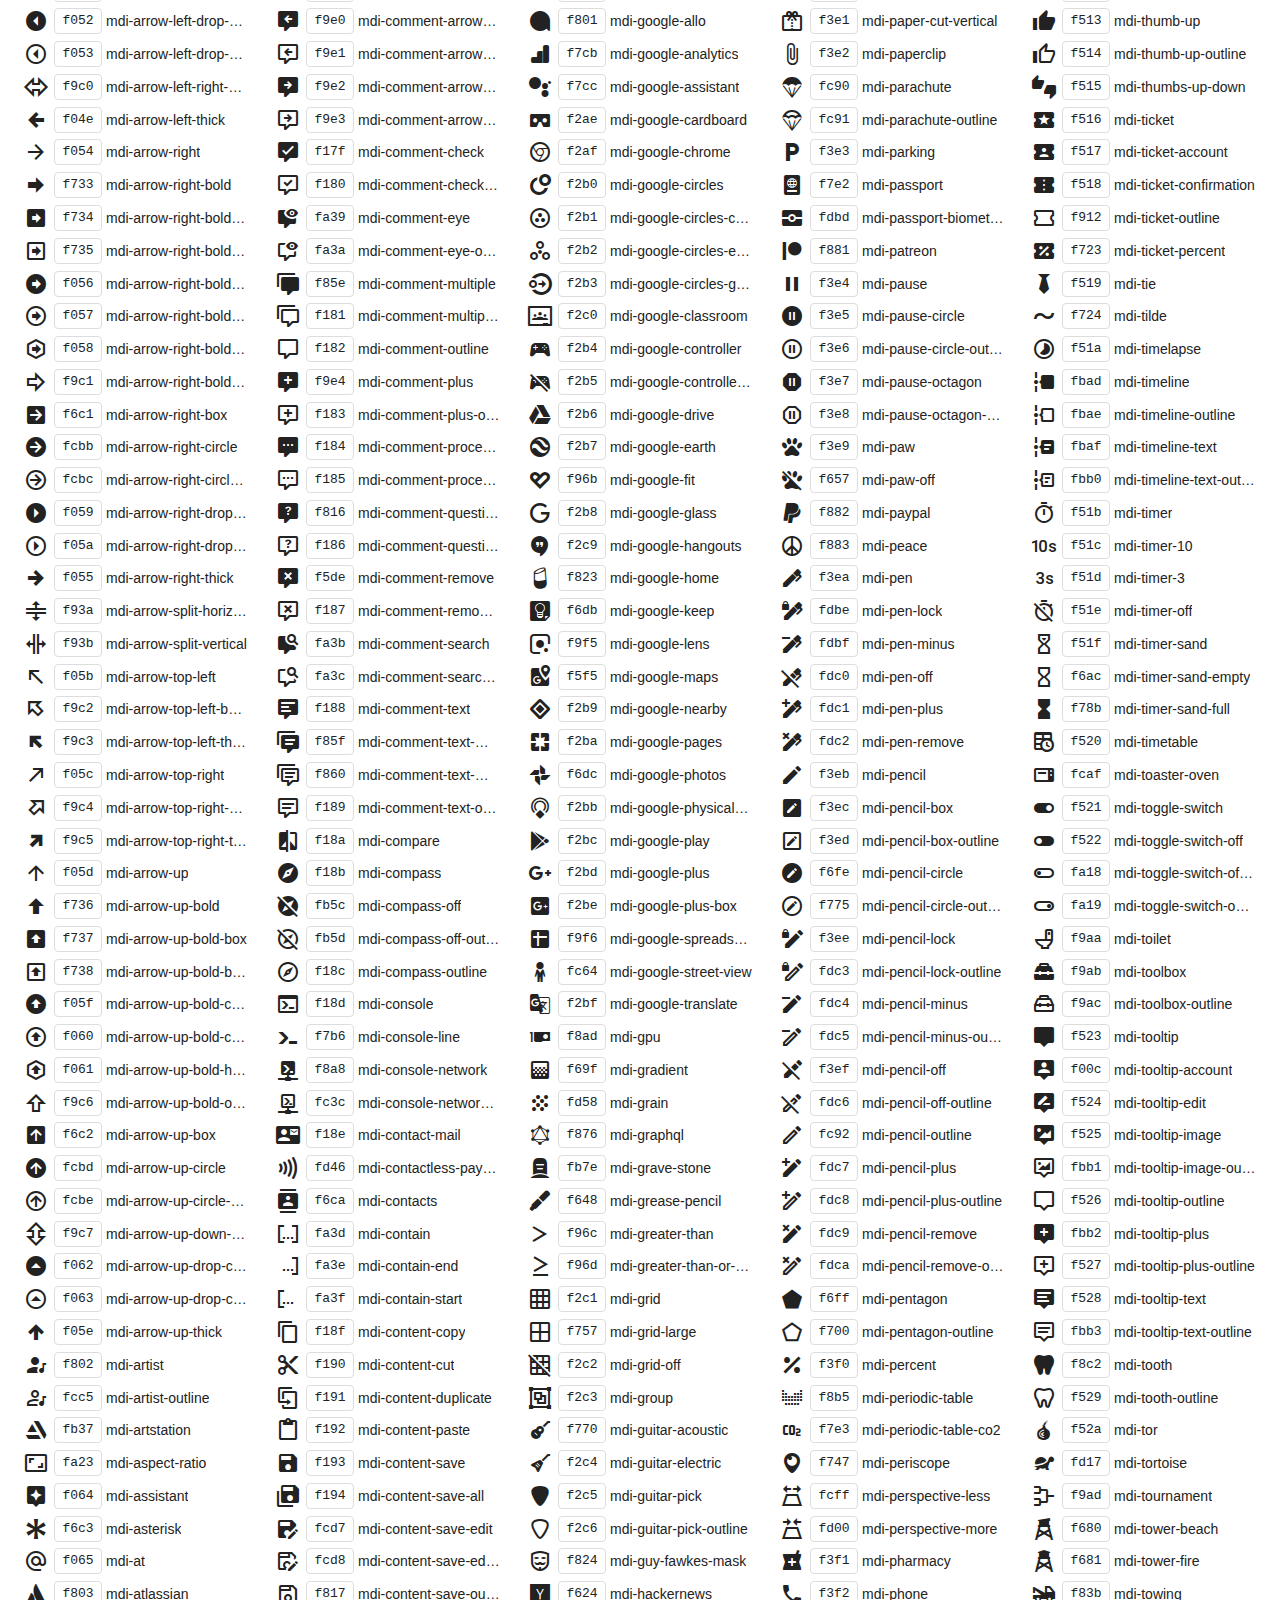
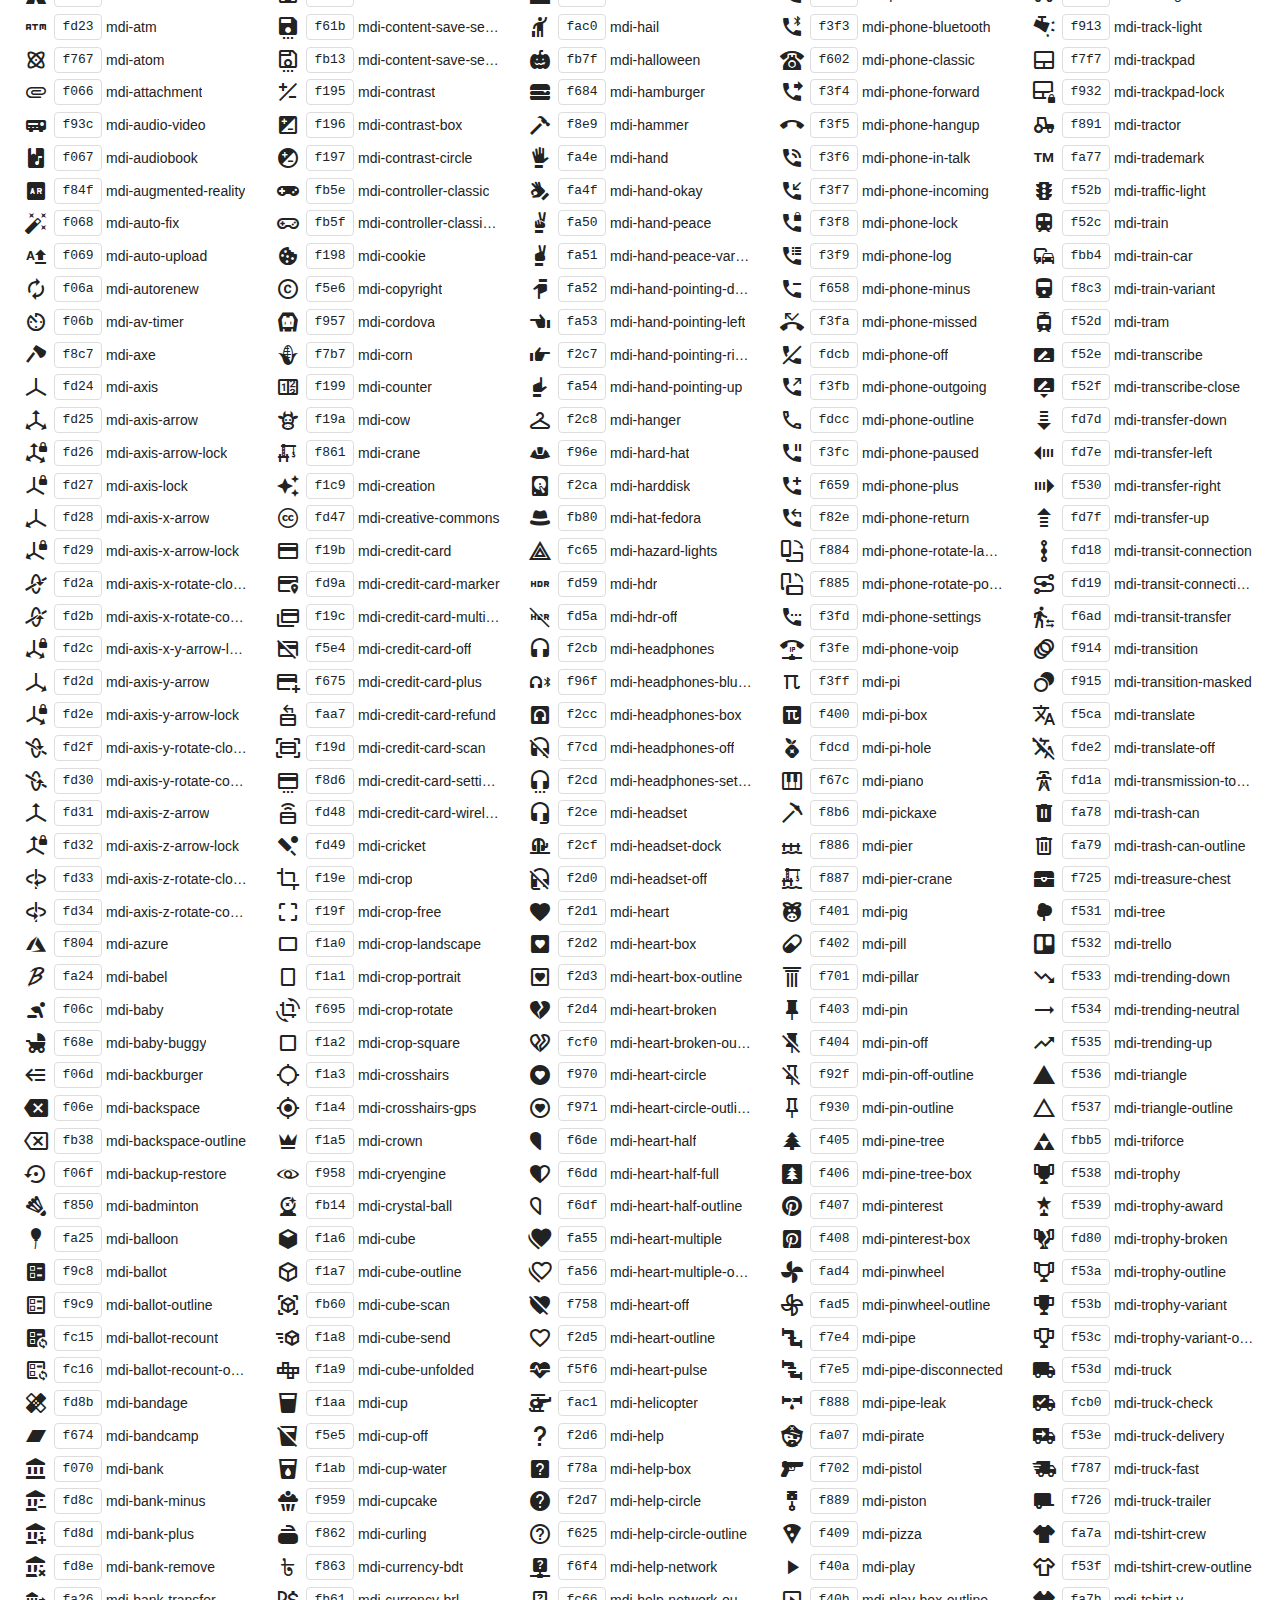
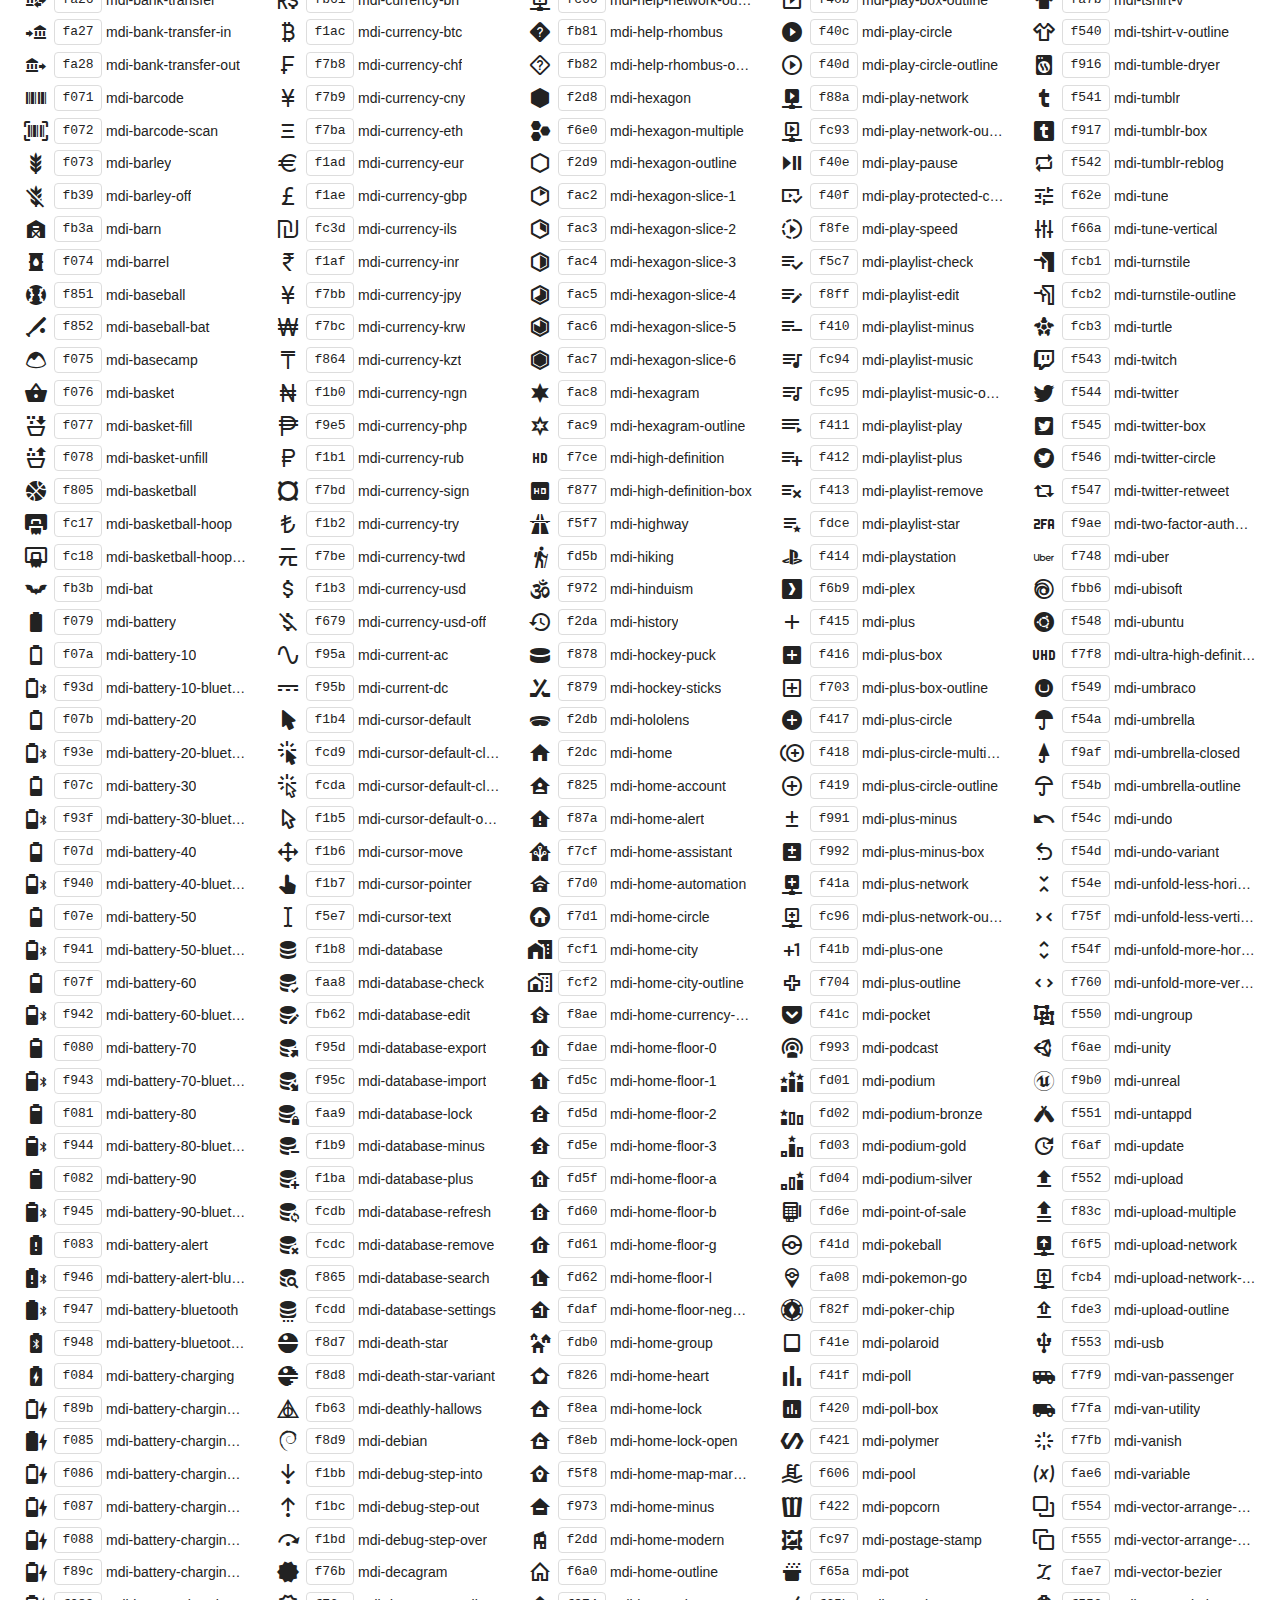
<file: src/main/resources/static/fonts/iconfonts/mdi/preview.html>
<!doctype html>
<html lang="en">
  <head>
    <meta charset="utf-8" />
    <meta name="google" content="notranslate">
    <title>Material Design Icons</title>
    <style>
      * {
        margin: 0;
        padding: 0;
      }

      body {
        margin: 0;
        padding: 0;
        background: #fff;
        color: #222;
      }

      h1,
      h2,
      h3,
      p,
      div,
      footer {
        font-family: "Helvetica Neue", Arial, sans-serif;
      }

      h1 {
        padding: 20px 20px 16px 20px;
        font-size: 26px;
        line-height: 26px;
        font-weight: normal;
        color: #FFF;
        background-color: #2196F3;
      }

      h1 svg {
        vertical-align: middle;
        width: 26px;
        height: 26px;
        margin: 0 6px 4px 0;
      }

      h1 svg path {
        fill: #FFF;
      }

      h1 .version {
        font-size: 14px;
        background: #FFF;
        padding: 4px 10px;
        float: right;
        border-radius: 2px;
        margin: -3px 0 0 0;
        color: #666;
        font-weight: bold;
      }

      h1 .version::before {
        content: 'v';
      }

      h1 code {
        font-size: 20px;
        background: rgba(0, 0, 0, 0.5);
        padding: 4px 12px;
        border-radius: 3px;
        float: right;
        margin: -3px 10px 0 0;
        border: 1px solid transparent;
        cursor: pointer;
      }

      h1 code:hover {
        border: 1px solid #FFF;
      }

      h1 code svg {
        width: 24px;
        height: 24px;
        margin: -1px -4px 0 -2px
      }

      h2 {
        font-size: 18px;
        padding: 20px;
      }

      h3 {
        font-size: 14px;
        padding: 10px 20px 0 20px;
        font-weight: bold;
      }

      p {
        padding: 10px 20px;
      }

      p code {
        display: inline-block;
        vertical-align: middle;
        background: #F1F1F1;
        padding: 3px 5px;
        border-radius: 3px;
        border: 1px solid #DDD;
      }

      p i.mdi {
        vertical-align: middle;
        border-radius: 4px;
        display: inline-block;
      }

      p i.mdi.dark-demo {
        background: #333;
      }

      p.note {
        color: #999;
        font-size: 14px;
        padding: 0 20px 5px 20px;
      }

      .icons {
        padding: 0 20px 10px 20px;
        -webkit-column-count: 5;
        -moz-column-count: 5;
        column-count: 5;
        -webkit-column-gap: 20px;
        -moz-column-gap: 20px;
        column-gap: 20px;
      }

      .icons div {
        line-height: 2em;
      }

      .icons div span {
        cursor: pointer;
        font-size: 14px;
        text-overflow: ellipsis;
        display: inline-block;
        max-width: calc(100% - 90px);
        overflow: hidden;
        vertical-align: middle;
        white-space: nowrap;
      }

      .icons div code:hover,
      .icons div span:hover,
      .icons div i:hover {
        color: #3c90be;
      }

      .icons div code:hover {
        border-color: #3c90be;
      }

      .icons div code {
        border: 1px solid #DDD;
        width: 46px;
        margin-left: 2px;
        margin-right: 4px;
        border-radius: 4px;
        display: inline-block;
        vertical-align: middle;
        text-align: center;
        line-height: 24px;
        cursor: pointer;
      }

      .icons div i {
        display: inline-block;
        width: 32px;
        height: 24px;
        text-align: center;
        vertical-align: middle;
        cursor: pointer;
        line-height: 24px;
      }

      .icons .mdi:before {
        font-size: 24px;
      }

      pre {
        margin: 0 20px;
        font-family: Consolas, monospace;
        padding: 10px;
        border: 1px solid #DDD;
        background: #F1F1F1;
      }

      div.copied {
        position: fixed;
        top: 100px;
        left: 50%;
        width: 200px;
        text-align: center;
        color: #3c763d;
        background-color: #dff0d8;
        border: 1px solid #d6e9c6;
        padding: 10px 15px;
        border-radius: 4px;
        margin-left: -100px;
        box-shadow: 0 0 10px rgba(0, 0, 0, 0.2);
      }

      footer {
        padding: 20px;
        color: #666;
        border-top: 1px solid #DDD;
        background: #F1F1F1;
      }

      footer a {
        color: #e91e63;
        text-decoration: none;
      }
    </style>
    <link href="css/materialdesignicons.min.css" media="all" rel="stylesheet" type="text/css" />
  </head>
  <body>
    <h1>
      <svg>
        <path d="M0,0H8V3H18V0H26V8H23V18H26V26H18V23H8V21H18V18H21V8H18V5H8V8H5V18H8V26H0V18H3V8H0V0M2,2V6H6V2H2M2,20V24H6V20H2M20,2V6H24V2H20M20,20V24H24V20H20Z"></path>
      </svg> Material Design Icons <span class="version">3.5.95</span>
      <code id="npm" title="Copy to Clipboard">
            <svg viewBox="0 0 24 24">
                <path d="M19,20H5V4H7V7H17V4H19M12,2A1,1 0 0,1 13,3A1,1 0 0,1 12,4A1,1 0 0,1 11,3A1,1 0 0,1 12,2M19,2H14.82C14.4,0.84 13.3,0 12,0C10.7,0 9.6,0.84 9.18,2H5A2,2 0 0,0 3,4V20A2,2 0 0,0 5,22H19A2,2 0 0,0 21,20V4A2,2 0 0,0 19,2Z" />
            </svg>
            npm install @mdi/font
        </code>
    </h1>
    <h2>Usage</h2>
    <pre><code>&lt;span class=&quot;mdi mdi-<span id="name">name</span>&quot;&gt;&lt;/span&gt;</code></pre>
    <h2>Icons <small>(click to copy to clipboard)</small></h2>
    <div class="icons" id="icons"></div>
    <h2>Extras</h2>
    <p>The helper CSS classes are listed below.</p>
    <h3>Size</h3>
    <p>
      <code>mdi-18px</code> <i class="mdi mdi-18px mdi-account"></i>
      <code>mdi-24px</code> <i class="mdi mdi-24px mdi-account"></i>
      <code>mdi-36px</code> <i class="mdi mdi-36px mdi-account"></i>
      <code>mdi-48px</code> <i class="mdi mdi-48px mdi-account"></i>
    </p>
    <h3>Rotate</h3>
    <p>
      <i class="mdi mdi-48px mdi-account"></i>
      <code>mdi-rotate-45</code> <i class="mdi mdi-48px mdi-rotate-45 mdi-account"></i>
      <code>mdi-rotate-90</code> <i class="mdi mdi-48px mdi-rotate-90 mdi-account"></i>
      <code>mdi-rotate-135</code> <i class="mdi mdi-48px mdi-rotate-135 mdi-account"></i>
      <code>mdi-rotate-180</code> <i class="mdi mdi-48px mdi-rotate-180 mdi-account"></i>
      <code>mdi-rotate-225</code> <i class="mdi mdi-48px mdi-rotate-225 mdi-account"></i>
      <code>mdi-rotate-270</code> <i class="mdi mdi-48px mdi-rotate-270 mdi-account"></i>
      <code>mdi-rotate-315</code> <i class="mdi mdi-48px mdi-rotate-315 mdi-account"></i>
    </p>
    <h3>Flip</h3>
    <p>
      <i class="mdi mdi-48px mdi-account-alert"></i>
      <code>mdi-flip-h</code> <i class="mdi mdi-48px mdi-flip-h mdi-account-alert"></i>
      <code>mdi-flip-v</code> <i class="mdi mdi-48px mdi-flip-v mdi-account-alert"></i>
    </p>
    <p class="note"><strong>Note:</strong> We do not include the ability to use <code>mdi-flip-*</code> and <code>mdi-rotate-*</code> at the same time.</p>
    <h3>Spin</h3>
    <p>
      <code>mdi-spin</code> <i class="mdi mdi-48px mdi-spin mdi-loading"></i>
      <code>mdi-spin</code> <i class="mdi mdi-48px mdi-spin mdi-star"></i>
    </p>
    <h3>Color</h3>
    <p style="padding-bottom:20px;">
      <code>mdi-light</code> <i class="mdi mdi-48px mdi-light mdi-account dark-demo"></i>
      <code>mdi-light mdi-inactive</code> <i class="mdi mdi-48px mdi-light mdi-inactive mdi-account dark-demo"></i>
      <code>mdi-dark</code> <i class="mdi mdi-48px mdi-dark mdi-account"></i>
      <code>mdi-dark mdi-inactive</code> <i class="mdi mdi-48px mdi-dark mdi-inactive mdi-account"></i>
    </p>
    <footer> Generated with <a href="https://github.com/sapegin/grunt-webfont">grunt-webfont</a> at <a href="http://materialdesignicons.com/">MaterialDesignIcons.com</a>. <a href="https://www.npmjs.com/org/mdi" target="_blank">NPM @mdi Organization</a>. </footer>
    <script type="text/javascript">
      (function()
      {
        var icons = [
        {
          "name": "access-point",
          "hex": "f002"
        },
        {
          "name": "access-point-network",
          "hex": "f003"
        },
        {
          "name": "access-point-network-off",
          "hex": "fbbd"
        },
        {
          "name": "account",
          "hex": "f004"
        },
        {
          "name": "account-alert",
          "hex": "f005"
        },
        {
          "name": "account-alert-outline",
          "hex": "fb2c"
        },
        {
          "name": "account-arrow-left",
          "hex": "fb2d"
        },
        {
          "name": "account-arrow-left-outline",
          "hex": "fb2e"
        },
        {
          "name": "account-arrow-right",
          "hex": "fb2f"
        },
        {
          "name": "account-arrow-right-outline",
          "hex": "fb30"
        },
        {
          "name": "account-badge",
          "hex": "fd83"
        },
        {
          "name": "account-badge-alert",
          "hex": "fd84"
        },
        {
          "name": "account-badge-alert-outline",
          "hex": "fd85"
        },
        {
          "name": "account-badge-outline",
          "hex": "fd86"
        },
        {
          "name": "account-box",
          "hex": "f006"
        },
        {
          "name": "account-box-multiple",
          "hex": "f933"
        },
        {
          "name": "account-box-outline",
          "hex": "f007"
        },
        {
          "name": "account-card-details",
          "hex": "f5d2"
        },
        {
          "name": "account-card-details-outline",
          "hex": "fd87"
        },
        {
          "name": "account-check",
          "hex": "f008"
        },
        {
          "name": "account-check-outline",
          "hex": "fbbe"
        },
        {
          "name": "account-child",
          "hex": "fa88"
        },
        {
          "name": "account-child-circle",
          "hex": "fa89"
        },
        {
          "name": "account-circle",
          "hex": "f009"
        },
        {
          "name": "account-circle-outline",
          "hex": "fb31"
        },
        {
          "name": "account-clock",
          "hex": "fb32"
        },
        {
          "name": "account-clock-outline",
          "hex": "fb33"
        },
        {
          "name": "account-convert",
          "hex": "f00a"
        },
        {
          "name": "account-details",
          "hex": "f631"
        },
        {
          "name": "account-edit",
          "hex": "f6bb"
        },
        {
          "name": "account-group",
          "hex": "f848"
        },
        {
          "name": "account-group-outline",
          "hex": "fb34"
        },
        {
          "name": "account-heart",
          "hex": "f898"
        },
        {
          "name": "account-heart-outline",
          "hex": "fbbf"
        },
        {
          "name": "account-key",
          "hex": "f00b"
        },
        {
          "name": "account-key-outline",
          "hex": "fbc0"
        },
        {
          "name": "account-minus",
          "hex": "f00d"
        },
        {
          "name": "account-minus-outline",
          "hex": "faeb"
        },
        {
          "name": "account-multiple",
          "hex": "f00e"
        },
        {
          "name": "account-multiple-check",
          "hex": "f8c4"
        },
        {
          "name": "account-multiple-minus",
          "hex": "f5d3"
        },
        {
          "name": "account-multiple-minus-outline",
          "hex": "fbc1"
        },
        {
          "name": "account-multiple-outline",
          "hex": "f00f"
        },
        {
          "name": "account-multiple-plus",
          "hex": "f010"
        },
        {
          "name": "account-multiple-plus-outline",
          "hex": "f7ff"
        },
        {
          "name": "account-network",
          "hex": "f011"
        },
        {
          "name": "account-network-outline",
          "hex": "fbc2"
        },
        {
          "name": "account-off",
          "hex": "f012"
        },
        {
          "name": "account-off-outline",
          "hex": "fbc3"
        },
        {
          "name": "account-outline",
          "hex": "f013"
        },
        {
          "name": "account-plus",
          "hex": "f014"
        },
        {
          "name": "account-plus-outline",
          "hex": "f800"
        },
        {
          "name": "account-question",
          "hex": "fb35"
        },
        {
          "name": "account-question-outline",
          "hex": "fb36"
        },
        {
          "name": "account-remove",
          "hex": "f015"
        },
        {
          "name": "account-remove-outline",
          "hex": "faec"
        },
        {
          "name": "account-search",
          "hex": "f016"
        },
        {
          "name": "account-search-outline",
          "hex": "f934"
        },
        {
          "name": "account-settings",
          "hex": "f630"
        },
        {
          "name": "account-star",
          "hex": "f017"
        },
        {
          "name": "account-star-outline",
          "hex": "fbc4"
        },
        {
          "name": "account-supervisor",
          "hex": "fa8a"
        },
        {
          "name": "account-supervisor-circle",
          "hex": "fa8b"
        },
        {
          "name": "account-switch",
          "hex": "f019"
        },
        {
          "name": "account-tie",
          "hex": "fcbf"
        },
        {
          "name": "accusoft",
          "hex": "f849"
        },
        {
          "name": "adchoices",
          "hex": "fd1e"
        },
        {
          "name": "adjust",
          "hex": "f01a"
        },
        {
          "name": "adobe",
          "hex": "f935"
        },
        {
          "name": "air-conditioner",
          "hex": "f01b"
        },
        {
          "name": "air-filter",
          "hex": "fd1f"
        },
        {
          "name": "air-horn",
          "hex": "fd88"
        },
        {
          "name": "air-purifier",
          "hex": "fd20"
        },
        {
          "name": "airbag",
          "hex": "fbc5"
        },
        {
          "name": "airballoon",
          "hex": "f01c"
        },
        {
          "name": "airplane",
          "hex": "f01d"
        },
        {
          "name": "airplane-landing",
          "hex": "f5d4"
        },
        {
          "name": "airplane-off",
          "hex": "f01e"
        },
        {
          "name": "airplane-takeoff",
          "hex": "f5d5"
        },
        {
          "name": "airplay",
          "hex": "f01f"
        },
        {
          "name": "airport",
          "hex": "f84a"
        },
        {
          "name": "alarm",
          "hex": "f020"
        },
        {
          "name": "alarm-bell",
          "hex": "f78d"
        },
        {
          "name": "alarm-check",
          "hex": "f021"
        },
        {
          "name": "alarm-light",
          "hex": "f78e"
        },
        {
          "name": "alarm-light-outline",
          "hex": "fbc6"
        },
        {
          "name": "alarm-multiple",
          "hex": "f022"
        },
        {
          "name": "alarm-off",
          "hex": "f023"
        },
        {
          "name": "alarm-plus",
          "hex": "f024"
        },
        {
          "name": "alarm-snooze",
          "hex": "f68d"
        },
        {
          "name": "album",
          "hex": "f025"
        },
        {
          "name": "alert",
          "hex": "f026"
        },
        {
          "name": "alert-box",
          "hex": "f027"
        },
        {
          "name": "alert-box-outline",
          "hex": "fcc0"
        },
        {
          "name": "alert-circle",
          "hex": "f028"
        },
        {
          "name": "alert-circle-outline",
          "hex": "f5d6"
        },
        {
          "name": "alert-decagram",
          "hex": "f6bc"
        },
        {
          "name": "alert-decagram-outline",
          "hex": "fcc1"
        },
        {
          "name": "alert-octagon",
          "hex": "f029"
        },
        {
          "name": "alert-octagon-outline",
          "hex": "fcc2"
        },
        {
          "name": "alert-octagram",
          "hex": "f766"
        },
        {
          "name": "alert-octagram-outline",
          "hex": "fcc3"
        },
        {
          "name": "alert-outline",
          "hex": "f02a"
        },
        {
          "name": "alien",
          "hex": "f899"
        },
        {
          "name": "all-inclusive",
          "hex": "f6bd"
        },
        {
          "name": "alpha",
          "hex": "f02b"
        },
        {
          "name": "alpha-a",
          "hex": "0041"
        },
        {
          "name": "alpha-a-box",
          "hex": "faed"
        },
        {
          "name": "alpha-a-box-outline",
          "hex": "fbc7"
        },
        {
          "name": "alpha-a-circle",
          "hex": "fbc8"
        },
        {
          "name": "alpha-a-circle-outline",
          "hex": "fbc9"
        },
        {
          "name": "alpha-b",
          "hex": "0042"
        },
        {
          "name": "alpha-b-box",
          "hex": "faee"
        },
        {
          "name": "alpha-b-box-outline",
          "hex": "fbca"
        },
        {
          "name": "alpha-b-circle",
          "hex": "fbcb"
        },
        {
          "name": "alpha-b-circle-outline",
          "hex": "fbcc"
        },
        {
          "name": "alpha-c",
          "hex": "0043"
        },
        {
          "name": "alpha-c-box",
          "hex": "faef"
        },
        {
          "name": "alpha-c-box-outline",
          "hex": "fbcd"
        },
        {
          "name": "alpha-c-circle",
          "hex": "fbce"
        },
        {
          "name": "alpha-c-circle-outline",
          "hex": "fbcf"
        },
        {
          "name": "alpha-d",
          "hex": "0044"
        },
        {
          "name": "alpha-d-box",
          "hex": "faf0"
        },
        {
          "name": "alpha-d-box-outline",
          "hex": "fbd0"
        },
        {
          "name": "alpha-d-circle",
          "hex": "fbd1"
        },
        {
          "name": "alpha-d-circle-outline",
          "hex": "fbd2"
        },
        {
          "name": "alpha-e",
          "hex": "0045"
        },
        {
          "name": "alpha-e-box",
          "hex": "faf1"
        },
        {
          "name": "alpha-e-box-outline",
          "hex": "fbd3"
        },
        {
          "name": "alpha-e-circle",
          "hex": "fbd4"
        },
        {
          "name": "alpha-e-circle-outline",
          "hex": "fbd5"
        },
        {
          "name": "alpha-f",
          "hex": "0046"
        },
        {
          "name": "alpha-f-box",
          "hex": "faf2"
        },
        {
          "name": "alpha-f-box-outline",
          "hex": "fbd6"
        },
        {
          "name": "alpha-f-circle",
          "hex": "fbd7"
        },
        {
          "name": "alpha-f-circle-outline",
          "hex": "fbd8"
        },
        {
          "name": "alpha-g",
          "hex": "0047"
        },
        {
          "name": "alpha-g-box",
          "hex": "faf3"
        },
        {
          "name": "alpha-g-box-outline",
          "hex": "fbd9"
        },
        {
          "name": "alpha-g-circle",
          "hex": "fbda"
        },
        {
          "name": "alpha-g-circle-outline",
          "hex": "fbdb"
        },
        {
          "name": "alpha-h",
          "hex": "0048"
        },
        {
          "name": "alpha-h-box",
          "hex": "faf4"
        },
        {
          "name": "alpha-h-box-outline",
          "hex": "fbdc"
        },
        {
          "name": "alpha-h-circle",
          "hex": "fbdd"
        },
        {
          "name": "alpha-h-circle-outline",
          "hex": "fbde"
        },
        {
          "name": "alpha-i",
          "hex": "0049"
        },
        {
          "name": "alpha-i-box",
          "hex": "faf5"
        },
        {
          "name": "alpha-i-box-outline",
          "hex": "fbdf"
        },
        {
          "name": "alpha-i-circle",
          "hex": "fbe0"
        },
        {
          "name": "alpha-i-circle-outline",
          "hex": "fbe1"
        },
        {
          "name": "alpha-j",
          "hex": "004a"
        },
        {
          "name": "alpha-j-box",
          "hex": "faf6"
        },
        {
          "name": "alpha-j-box-outline",
          "hex": "fbe2"
        },
        {
          "name": "alpha-j-circle",
          "hex": "fbe3"
        },
        {
          "name": "alpha-j-circle-outline",
          "hex": "fbe4"
        },
        {
          "name": "alpha-k",
          "hex": "004b"
        },
        {
          "name": "alpha-k-box",
          "hex": "faf7"
        },
        {
          "name": "alpha-k-box-outline",
          "hex": "fbe5"
        },
        {
          "name": "alpha-k-circle",
          "hex": "fbe6"
        },
        {
          "name": "alpha-k-circle-outline",
          "hex": "fbe7"
        },
        {
          "name": "alpha-l",
          "hex": "004c"
        },
        {
          "name": "alpha-l-box",
          "hex": "faf8"
        },
        {
          "name": "alpha-l-box-outline",
          "hex": "fbe8"
        },
        {
          "name": "alpha-l-circle",
          "hex": "fbe9"
        },
        {
          "name": "alpha-l-circle-outline",
          "hex": "fbea"
        },
        {
          "name": "alpha-m",
          "hex": "004d"
        },
        {
          "name": "alpha-m-box",
          "hex": "faf9"
        },
        {
          "name": "alpha-m-box-outline",
          "hex": "fbeb"
        },
        {
          "name": "alpha-m-circle",
          "hex": "fbec"
        },
        {
          "name": "alpha-m-circle-outline",
          "hex": "fbed"
        },
        {
          "name": "alpha-n",
          "hex": "004e"
        },
        {
          "name": "alpha-n-box",
          "hex": "fafa"
        },
        {
          "name": "alpha-n-box-outline",
          "hex": "fbee"
        },
        {
          "name": "alpha-n-circle",
          "hex": "fbef"
        },
        {
          "name": "alpha-n-circle-outline",
          "hex": "fbf0"
        },
        {
          "name": "alpha-o",
          "hex": "004f"
        },
        {
          "name": "alpha-o-box",
          "hex": "fafb"
        },
        {
          "name": "alpha-o-box-outline",
          "hex": "fbf1"
        },
        {
          "name": "alpha-o-circle",
          "hex": "fbf2"
        },
        {
          "name": "alpha-o-circle-outline",
          "hex": "fbf3"
        },
        {
          "name": "alpha-p",
          "hex": "0050"
        },
        {
          "name": "alpha-p-box",
          "hex": "fafc"
        },
        {
          "name": "alpha-p-box-outline",
          "hex": "fbf4"
        },
        {
          "name": "alpha-p-circle",
          "hex": "fbf5"
        },
        {
          "name": "alpha-p-circle-outline",
          "hex": "fbf6"
        },
        {
          "name": "alpha-q",
          "hex": "0051"
        },
        {
          "name": "alpha-q-box",
          "hex": "fafd"
        },
        {
          "name": "alpha-q-box-outline",
          "hex": "fbf7"
        },
        {
          "name": "alpha-q-circle",
          "hex": "fbf8"
        },
        {
          "name": "alpha-q-circle-outline",
          "hex": "fbf9"
        },
        {
          "name": "alpha-r",
          "hex": "0052"
        },
        {
          "name": "alpha-r-box",
          "hex": "fafe"
        },
        {
          "name": "alpha-r-box-outline",
          "hex": "fbfa"
        },
        {
          "name": "alpha-r-circle",
          "hex": "fbfb"
        },
        {
          "name": "alpha-r-circle-outline",
          "hex": "fbfc"
        },
        {
          "name": "alpha-s",
          "hex": "0053"
        },
        {
          "name": "alpha-s-box",
          "hex": "faff"
        },
        {
          "name": "alpha-s-box-outline",
          "hex": "fbfd"
        },
        {
          "name": "alpha-s-circle",
          "hex": "fbfe"
        },
        {
          "name": "alpha-s-circle-outline",
          "hex": "fbff"
        },
        {
          "name": "alpha-t",
          "hex": "0054"
        },
        {
          "name": "alpha-t-box",
          "hex": "fb00"
        },
        {
          "name": "alpha-t-box-outline",
          "hex": "fc00"
        },
        {
          "name": "alpha-t-circle",
          "hex": "fc01"
        },
        {
          "name": "alpha-t-circle-outline",
          "hex": "fc02"
        },
        {
          "name": "alpha-u",
          "hex": "0055"
        },
        {
          "name": "alpha-u-box",
          "hex": "fb01"
        },
        {
          "name": "alpha-u-box-outline",
          "hex": "fc03"
        },
        {
          "name": "alpha-u-circle",
          "hex": "fc04"
        },
        {
          "name": "alpha-u-circle-outline",
          "hex": "fc05"
        },
        {
          "name": "alpha-v",
          "hex": "0056"
        },
        {
          "name": "alpha-v-box",
          "hex": "fb02"
        },
        {
          "name": "alpha-v-box-outline",
          "hex": "fc06"
        },
        {
          "name": "alpha-v-circle",
          "hex": "fc07"
        },
        {
          "name": "alpha-v-circle-outline",
          "hex": "fc08"
        },
        {
          "name": "alpha-w",
          "hex": "0057"
        },
        {
          "name": "alpha-w-box",
          "hex": "fb03"
        },
        {
          "name": "alpha-w-box-outline",
          "hex": "fc09"
        },
        {
          "name": "alpha-w-circle",
          "hex": "fc0a"
        },
        {
          "name": "alpha-w-circle-outline",
          "hex": "fc0b"
        },
        {
          "name": "alpha-x",
          "hex": "0058"
        },
        {
          "name": "alpha-x-box",
          "hex": "fb04"
        },
        {
          "name": "alpha-x-box-outline",
          "hex": "fc0c"
        },
        {
          "name": "alpha-x-circle",
          "hex": "fc0d"
        },
        {
          "name": "alpha-x-circle-outline",
          "hex": "fc0e"
        },
        {
          "name": "alpha-y",
          "hex": "0059"
        },
        {
          "name": "alpha-y-box",
          "hex": "fb05"
        },
        {
          "name": "alpha-y-box-outline",
          "hex": "fc0f"
        },
        {
          "name": "alpha-y-circle",
          "hex": "fc10"
        },
        {
          "name": "alpha-y-circle-outline",
          "hex": "fc11"
        },
        {
          "name": "alpha-z",
          "hex": "005a"
        },
        {
          "name": "alpha-z-box",
          "hex": "fb06"
        },
        {
          "name": "alpha-z-box-outline",
          "hex": "fc12"
        },
        {
          "name": "alpha-z-circle",
          "hex": "fc13"
        },
        {
          "name": "alpha-z-circle-outline",
          "hex": "fc14"
        },
        {
          "name": "alphabetical",
          "hex": "f02c"
        },
        {
          "name": "altimeter",
          "hex": "f5d7"
        },
        {
          "name": "amazon",
          "hex": "f02d"
        },
        {
          "name": "amazon-alexa",
          "hex": "f8c5"
        },
        {
          "name": "amazon-drive",
          "hex": "f02e"
        },
        {
          "name": "ambulance",
          "hex": "f02f"
        },
        {
          "name": "ammunition",
          "hex": "fcc4"
        },
        {
          "name": "ampersand",
          "hex": "fa8c"
        },
        {
          "name": "amplifier",
          "hex": "f030"
        },
        {
          "name": "anchor",
          "hex": "f031"
        },
        {
          "name": "android",
          "hex": "f032"
        },
        {
          "name": "android-auto",
          "hex": "fa8d"
        },
        {
          "name": "android-debug-bridge",
          "hex": "f033"
        },
        {
          "name": "android-head",
          "hex": "f78f"
        },
        {
          "name": "android-messages",
          "hex": "fd21"
        },
        {
          "name": "android-studio",
          "hex": "f034"
        },
        {
          "name": "angle-acute",
          "hex": "f936"
        },
        {
          "name": "angle-obtuse",
          "hex": "f937"
        },
        {
          "name": "angle-right",
          "hex": "f938"
        },
        {
          "name": "angular",
          "hex": "f6b1"
        },
        {
          "name": "angularjs",
          "hex": "f6be"
        },
        {
          "name": "animation",
          "hex": "f5d8"
        },
        {
          "name": "animation-outline",
          "hex": "fa8e"
        },
        {
          "name": "animation-play",
          "hex": "f939"
        },
        {
          "name": "animation-play-outline",
          "hex": "fa8f"
        },
        {
          "name": "anvil",
          "hex": "f89a"
        },
        {
          "name": "apple",
          "hex": "f035"
        },
        {
          "name": "apple-finder",
          "hex": "f036"
        },
        {
          "name": "apple-icloud",
          "hex": "f038"
        },
        {
          "name": "apple-ios",
          "hex": "f037"
        },
        {
          "name": "apple-keyboard-caps",
          "hex": "f632"
        },
        {
          "name": "apple-keyboard-command",
          "hex": "f633"
        },
        {
          "name": "apple-keyboard-control",
          "hex": "f634"
        },
        {
          "name": "apple-keyboard-option",
          "hex": "f635"
        },
        {
          "name": "apple-keyboard-shift",
          "hex": "f636"
        },
        {
          "name": "apple-safari",
          "hex": "f039"
        },
        {
          "name": "application",
          "hex": "f614"
        },
        {
          "name": "application-export",
          "hex": "fd89"
        },
        {
          "name": "application-import",
          "hex": "fd8a"
        },
        {
          "name": "apps",
          "hex": "f03b"
        },
        {
          "name": "apps-box",
          "hex": "fd22"
        },
        {
          "name": "arch",
          "hex": "f8c6"
        },
        {
          "name": "archive",
          "hex": "f03c"
        },
        {
          "name": "arrange-bring-forward",
          "hex": "f03d"
        },
        {
          "name": "arrange-bring-to-front",
          "hex": "f03e"
        },
        {
          "name": "arrange-send-backward",
          "hex": "f03f"
        },
        {
          "name": "arrange-send-to-back",
          "hex": "f040"
        },
        {
          "name": "arrow-all",
          "hex": "f041"
        },
        {
          "name": "arrow-bottom-left",
          "hex": "f042"
        },
        {
          "name": "arrow-bottom-left-bold-outline",
          "hex": "f9b6"
        },
        {
          "name": "arrow-bottom-left-thick",
          "hex": "f9b7"
        },
        {
          "name": "arrow-bottom-right",
          "hex": "f043"
        },
        {
          "name": "arrow-bottom-right-bold-outline",
          "hex": "f9b8"
        },
        {
          "name": "arrow-bottom-right-thick",
          "hex": "f9b9"
        },
        {
          "name": "arrow-collapse",
          "hex": "f615"
        },
        {
          "name": "arrow-collapse-all",
          "hex": "f044"
        },
        {
          "name": "arrow-collapse-down",
          "hex": "f791"
        },
        {
          "name": "arrow-collapse-horizontal",
          "hex": "f84b"
        },
        {
          "name": "arrow-collapse-left",
          "hex": "f792"
        },
        {
          "name": "arrow-collapse-right",
          "hex": "f793"
        },
        {
          "name": "arrow-collapse-up",
          "hex": "f794"
        },
        {
          "name": "arrow-collapse-vertical",
          "hex": "f84c"
        },
        {
          "name": "arrow-decision",
          "hex": "f9ba"
        },
        {
          "name": "arrow-decision-auto",
          "hex": "f9bb"
        },
        {
          "name": "arrow-decision-auto-outline",
          "hex": "f9bc"
        },
        {
          "name": "arrow-decision-outline",
          "hex": "f9bd"
        },
        {
          "name": "arrow-down",
          "hex": "f045"
        },
        {
          "name": "arrow-down-bold",
          "hex": "f72d"
        },
        {
          "name": "arrow-down-bold-box",
          "hex": "f72e"
        },
        {
          "name": "arrow-down-bold-box-outline",
          "hex": "f72f"
        },
        {
          "name": "arrow-down-bold-circle",
          "hex": "f047"
        },
        {
          "name": "arrow-down-bold-circle-outline",
          "hex": "f048"
        },
        {
          "name": "arrow-down-bold-hexagon-outline",
          "hex": "f049"
        },
        {
          "name": "arrow-down-bold-outline",
          "hex": "f9be"
        },
        {
          "name": "arrow-down-box",
          "hex": "f6bf"
        },
        {
          "name": "arrow-down-circle",
          "hex": "fcb7"
        },
        {
          "name": "arrow-down-circle-outline",
          "hex": "fcb8"
        },
        {
          "name": "arrow-down-drop-circle",
          "hex": "f04a"
        },
        {
          "name": "arrow-down-drop-circle-outline",
          "hex": "f04b"
        },
        {
          "name": "arrow-down-thick",
          "hex": "f046"
        },
        {
          "name": "arrow-expand",
          "hex": "f616"
        },
        {
          "name": "arrow-expand-all",
          "hex": "f04c"
        },
        {
          "name": "arrow-expand-down",
          "hex": "f795"
        },
        {
          "name": "arrow-expand-horizontal",
          "hex": "f84d"
        },
        {
          "name": "arrow-expand-left",
          "hex": "f796"
        },
        {
          "name": "arrow-expand-right",
          "hex": "f797"
        },
        {
          "name": "arrow-expand-up",
          "hex": "f798"
        },
        {
          "name": "arrow-expand-vertical",
          "hex": "f84e"
        },
        {
          "name": "arrow-left",
          "hex": "f04d"
        },
        {
          "name": "arrow-left-bold",
          "hex": "f730"
        },
        {
          "name": "arrow-left-bold-box",
          "hex": "f731"
        },
        {
          "name": "arrow-left-bold-box-outline",
          "hex": "f732"
        },
        {
          "name": "arrow-left-bold-circle",
          "hex": "f04f"
        },
        {
          "name": "arrow-left-bold-circle-outline",
          "hex": "f050"
        },
        {
          "name": "arrow-left-bold-hexagon-outline",
          "hex": "f051"
        },
        {
          "name": "arrow-left-bold-outline",
          "hex": "f9bf"
        },
        {
          "name": "arrow-left-box",
          "hex": "f6c0"
        },
        {
          "name": "arrow-left-circle",
          "hex": "fcb9"
        },
        {
          "name": "arrow-left-circle-outline",
          "hex": "fcba"
        },
        {
          "name": "arrow-left-drop-circle",
          "hex": "f052"
        },
        {
          "name": "arrow-left-drop-circle-outline",
          "hex": "f053"
        },
        {
          "name": "arrow-left-right-bold-outline",
          "hex": "f9c0"
        },
        {
          "name": "arrow-left-thick",
          "hex": "f04e"
        },
        {
          "name": "arrow-right",
          "hex": "f054"
        },
        {
          "name": "arrow-right-bold",
          "hex": "f733"
        },
        {
          "name": "arrow-right-bold-box",
          "hex": "f734"
        },
        {
          "name": "arrow-right-bold-box-outline",
          "hex": "f735"
        },
        {
          "name": "arrow-right-bold-circle",
          "hex": "f056"
        },
        {
          "name": "arrow-right-bold-circle-outline",
          "hex": "f057"
        },
        {
          "name": "arrow-right-bold-hexagon-outline",
          "hex": "f058"
        },
        {
          "name": "arrow-right-bold-outline",
          "hex": "f9c1"
        },
        {
          "name": "arrow-right-box",
          "hex": "f6c1"
        },
        {
          "name": "arrow-right-circle",
          "hex": "fcbb"
        },
        {
          "name": "arrow-right-circle-outline",
          "hex": "fcbc"
        },
        {
          "name": "arrow-right-drop-circle",
          "hex": "f059"
        },
        {
          "name": "arrow-right-drop-circle-outline",
          "hex": "f05a"
        },
        {
          "name": "arrow-right-thick",
          "hex": "f055"
        },
        {
          "name": "arrow-split-horizontal",
          "hex": "f93a"
        },
        {
          "name": "arrow-split-vertical",
          "hex": "f93b"
        },
        {
          "name": "arrow-top-left",
          "hex": "f05b"
        },
        {
          "name": "arrow-top-left-bold-outline",
          "hex": "f9c2"
        },
        {
          "name": "arrow-top-left-thick",
          "hex": "f9c3"
        },
        {
          "name": "arrow-top-right",
          "hex": "f05c"
        },
        {
          "name": "arrow-top-right-bold-outline",
          "hex": "f9c4"
        },
        {
          "name": "arrow-top-right-thick",
          "hex": "f9c5"
        },
        {
          "name": "arrow-up",
          "hex": "f05d"
        },
        {
          "name": "arrow-up-bold",
          "hex": "f736"
        },
        {
          "name": "arrow-up-bold-box",
          "hex": "f737"
        },
        {
          "name": "arrow-up-bold-box-outline",
          "hex": "f738"
        },
        {
          "name": "arrow-up-bold-circle",
          "hex": "f05f"
        },
        {
          "name": "arrow-up-bold-circle-outline",
          "hex": "f060"
        },
        {
          "name": "arrow-up-bold-hexagon-outline",
          "hex": "f061"
        },
        {
          "name": "arrow-up-bold-outline",
          "hex": "f9c6"
        },
        {
          "name": "arrow-up-box",
          "hex": "f6c2"
        },
        {
          "name": "arrow-up-circle",
          "hex": "fcbd"
        },
        {
          "name": "arrow-up-circle-outline",
          "hex": "fcbe"
        },
        {
          "name": "arrow-up-down-bold-outline",
          "hex": "f9c7"
        },
        {
          "name": "arrow-up-drop-circle",
          "hex": "f062"
        },
        {
          "name": "arrow-up-drop-circle-outline",
          "hex": "f063"
        },
        {
          "name": "arrow-up-thick",
          "hex": "f05e"
        },
        {
          "name": "artist",
          "hex": "f802"
        },
        {
          "name": "artist-outline",
          "hex": "fcc5"
        },
        {
          "name": "artstation",
          "hex": "fb37"
        },
        {
          "name": "aspect-ratio",
          "hex": "fa23"
        },
        {
          "name": "assistant",
          "hex": "f064"
        },
        {
          "name": "asterisk",
          "hex": "f6c3"
        },
        {
          "name": "at",
          "hex": "f065"
        },
        {
          "name": "atlassian",
          "hex": "f803"
        },
        {
          "name": "atm",
          "hex": "fd23"
        },
        {
          "name": "atom",
          "hex": "f767"
        },
        {
          "name": "attachment",
          "hex": "f066"
        },
        {
          "name": "audio-video",
          "hex": "f93c"
        },
        {
          "name": "audiobook",
          "hex": "f067"
        },
        {
          "name": "augmented-reality",
          "hex": "f84f"
        },
        {
          "name": "auto-fix",
          "hex": "f068"
        },
        {
          "name": "auto-upload",
          "hex": "f069"
        },
        {
          "name": "autorenew",
          "hex": "f06a"
        },
        {
          "name": "av-timer",
          "hex": "f06b"
        },
        {
          "name": "axe",
          "hex": "f8c7"
        },
        {
          "name": "axis",
          "hex": "fd24"
        },
        {
          "name": "axis-arrow",
          "hex": "fd25"
        },
        {
          "name": "axis-arrow-lock",
          "hex": "fd26"
        },
        {
          "name": "axis-lock",
          "hex": "fd27"
        },
        {
          "name": "axis-x-arrow",
          "hex": "fd28"
        },
        {
          "name": "axis-x-arrow-lock",
          "hex": "fd29"
        },
        {
          "name": "axis-x-rotate-clockwise",
          "hex": "fd2a"
        },
        {
          "name": "axis-x-rotate-counterclockwise",
          "hex": "fd2b"
        },
        {
          "name": "axis-x-y-arrow-lock",
          "hex": "fd2c"
        },
        {
          "name": "axis-y-arrow",
          "hex": "fd2d"
        },
        {
          "name": "axis-y-arrow-lock",
          "hex": "fd2e"
        },
        {
          "name": "axis-y-rotate-clockwise",
          "hex": "fd2f"
        },
        {
          "name": "axis-y-rotate-counterclockwise",
          "hex": "fd30"
        },
        {
          "name": "axis-z-arrow",
          "hex": "fd31"
        },
        {
          "name": "axis-z-arrow-lock",
          "hex": "fd32"
        },
        {
          "name": "axis-z-rotate-clockwise",
          "hex": "fd33"
        },
        {
          "name": "axis-z-rotate-counterclockwise",
          "hex": "fd34"
        },
        {
          "name": "azure",
          "hex": "f804"
        },
        {
          "name": "babel",
          "hex": "fa24"
        },
        {
          "name": "baby",
          "hex": "f06c"
        },
        {
          "name": "baby-buggy",
          "hex": "f68e"
        },
        {
          "name": "backburger",
          "hex": "f06d"
        },
        {
          "name": "backspace",
          "hex": "f06e"
        },
        {
          "name": "backspace-outline",
          "hex": "fb38"
        },
        {
          "name": "backup-restore",
          "hex": "f06f"
        },
        {
          "name": "badminton",
          "hex": "f850"
        },
        {
          "name": "balloon",
          "hex": "fa25"
        },
        {
          "name": "ballot",
          "hex": "f9c8"
        },
        {
          "name": "ballot-outline",
          "hex": "f9c9"
        },
        {
          "name": "ballot-recount",
          "hex": "fc15"
        },
        {
          "name": "ballot-recount-outline",
          "hex": "fc16"
        },
        {
          "name": "bandage",
          "hex": "fd8b"
        },
        {
          "name": "bandcamp",
          "hex": "f674"
        },
        {
          "name": "bank",
          "hex": "f070"
        },
        {
          "name": "bank-minus",
          "hex": "fd8c"
        },
        {
          "name": "bank-plus",
          "hex": "fd8d"
        },
        {
          "name": "bank-remove",
          "hex": "fd8e"
        },
        {
          "name": "bank-transfer",
          "hex": "fa26"
        },
        {
          "name": "bank-transfer-in",
          "hex": "fa27"
        },
        {
          "name": "bank-transfer-out",
          "hex": "fa28"
        },
        {
          "name": "barcode",
          "hex": "f071"
        },
        {
          "name": "barcode-scan",
          "hex": "f072"
        },
        {
          "name": "barley",
          "hex": "f073"
        },
        {
          "name": "barley-off",
          "hex": "fb39"
        },
        {
          "name": "barn",
          "hex": "fb3a"
        },
        {
          "name": "barrel",
          "hex": "f074"
        },
        {
          "name": "baseball",
          "hex": "f851"
        },
        {
          "name": "baseball-bat",
          "hex": "f852"
        },
        {
          "name": "basecamp",
          "hex": "f075"
        },
        {
          "name": "basket",
          "hex": "f076"
        },
        {
          "name": "basket-fill",
          "hex": "f077"
        },
        {
          "name": "basket-unfill",
          "hex": "f078"
        },
        {
          "name": "basketball",
          "hex": "f805"
        },
        {
          "name": "basketball-hoop",
          "hex": "fc17"
        },
        {
          "name": "basketball-hoop-outline",
          "hex": "fc18"
        },
        {
          "name": "bat",
          "hex": "fb3b"
        },
        {
          "name": "battery",
          "hex": "f079"
        },
        {
          "name": "battery-10",
          "hex": "f07a"
        },
        {
          "name": "battery-10-bluetooth",
          "hex": "f93d"
        },
        {
          "name": "battery-20",
          "hex": "f07b"
        },
        {
          "name": "battery-20-bluetooth",
          "hex": "f93e"
        },
        {
          "name": "battery-30",
          "hex": "f07c"
        },
        {
          "name": "battery-30-bluetooth",
          "hex": "f93f"
        },
        {
          "name": "battery-40",
          "hex": "f07d"
        },
        {
          "name": "battery-40-bluetooth",
          "hex": "f940"
        },
        {
          "name": "battery-50",
          "hex": "f07e"
        },
        {
          "name": "battery-50-bluetooth",
          "hex": "f941"
        },
        {
          "name": "battery-60",
          "hex": "f07f"
        },
        {
          "name": "battery-60-bluetooth",
          "hex": "f942"
        },
        {
          "name": "battery-70",
          "hex": "f080"
        },
        {
          "name": "battery-70-bluetooth",
          "hex": "f943"
        },
        {
          "name": "battery-80",
          "hex": "f081"
        },
        {
          "name": "battery-80-bluetooth",
          "hex": "f944"
        },
        {
          "name": "battery-90",
          "hex": "f082"
        },
        {
          "name": "battery-90-bluetooth",
          "hex": "f945"
        },
        {
          "name": "battery-alert",
          "hex": "f083"
        },
        {
          "name": "battery-alert-bluetooth",
          "hex": "f946"
        },
        {
          "name": "battery-bluetooth",
          "hex": "f947"
        },
        {
          "name": "battery-bluetooth-variant",
          "hex": "f948"
        },
        {
          "name": "battery-charging",
          "hex": "f084"
        },
        {
          "name": "battery-charging-10",
          "hex": "f89b"
        },
        {
          "name": "battery-charging-100",
          "hex": "f085"
        },
        {
          "name": "battery-charging-20",
          "hex": "f086"
        },
        {
          "name": "battery-charging-30",
          "hex": "f087"
        },
        {
          "name": "battery-charging-40",
          "hex": "f088"
        },
        {
          "name": "battery-charging-50",
          "hex": "f89c"
        },
        {
          "name": "battery-charging-60",
          "hex": "f089"
        },
        {
          "name": "battery-charging-70",
          "hex": "f89d"
        },
        {
          "name": "battery-charging-80",
          "hex": "f08a"
        },
        {
          "name": "battery-charging-90",
          "hex": "f08b"
        },
        {
          "name": "battery-charging-outline",
          "hex": "f89e"
        },
        {
          "name": "battery-charging-wireless",
          "hex": "f806"
        },
        {
          "name": "battery-charging-wireless-10",
          "hex": "f807"
        },
        {
          "name": "battery-charging-wireless-20",
          "hex": "f808"
        },
        {
          "name": "battery-charging-wireless-30",
          "hex": "f809"
        },
        {
          "name": "battery-charging-wireless-40",
          "hex": "f80a"
        },
        {
          "name": "battery-charging-wireless-50",
          "hex": "f80b"
        },
        {
          "name": "battery-charging-wireless-60",
          "hex": "f80c"
        },
        {
          "name": "battery-charging-wireless-70",
          "hex": "f80d"
        },
        {
          "name": "battery-charging-wireless-80",
          "hex": "f80e"
        },
        {
          "name": "battery-charging-wireless-90",
          "hex": "f80f"
        },
        {
          "name": "battery-charging-wireless-alert",
          "hex": "f810"
        },
        {
          "name": "battery-charging-wireless-outline",
          "hex": "f811"
        },
        {
          "name": "battery-minus",
          "hex": "f08c"
        },
        {
          "name": "battery-negative",
          "hex": "f08d"
        },
        {
          "name": "battery-outline",
          "hex": "f08e"
        },
        {
          "name": "battery-plus",
          "hex": "f08f"
        },
        {
          "name": "battery-positive",
          "hex": "f090"
        },
        {
          "name": "battery-unknown",
          "hex": "f091"
        },
        {
          "name": "battery-unknown-bluetooth",
          "hex": "f949"
        },
        {
          "name": "battlenet",
          "hex": "fb3c"
        },
        {
          "name": "beach",
          "hex": "f092"
        },
        {
          "name": "beaker",
          "hex": "fcc6"
        },
        {
          "name": "beaker-outline",
          "hex": "f68f"
        },
        {
          "name": "beats",
          "hex": "f097"
        },
        {
          "name": "bed-empty",
          "hex": "f89f"
        },
        {
          "name": "beer",
          "hex": "f098"
        },
        {
          "name": "behance",
          "hex": "f099"
        },
        {
          "name": "bell",
          "hex": "f09a"
        },
        {
          "name": "bell-alert",
          "hex": "fd35"
        },
        {
          "name": "bell-circle",
          "hex": "fd36"
        },
        {
          "name": "bell-circle-outline",
          "hex": "fd37"
        },
        {
          "name": "bell-off",
          "hex": "f09b"
        },
        {
          "name": "bell-off-outline",
          "hex": "fa90"
        },
        {
          "name": "bell-outline",
          "hex": "f09c"
        },
        {
          "name": "bell-plus",
          "hex": "f09d"
        },
        {
          "name": "bell-plus-outline",
          "hex": "fa91"
        },
        {
          "name": "bell-ring",
          "hex": "f09e"
        },
        {
          "name": "bell-ring-outline",
          "hex": "f09f"
        },
        {
          "name": "bell-sleep",
          "hex": "f0a0"
        },
        {
          "name": "bell-sleep-outline",
          "hex": "fa92"
        },
        {
          "name": "beta",
          "hex": "f0a1"
        },
        {
          "name": "betamax",
          "hex": "f9ca"
        },
        {
          "name": "bible",
          "hex": "f0a2"
        },
        {
          "name": "bike",
          "hex": "f0a3"
        },
        {
          "name": "billiards",
          "hex": "fb3d"
        },
        {
          "name": "billiards-rack",
          "hex": "fb3e"
        },
        {
          "name": "bing",
          "hex": "f0a4"
        },
        {
          "name": "binoculars",
          "hex": "f0a5"
        },
        {
          "name": "bio",
          "hex": "f0a6"
        },
        {
          "name": "biohazard",
          "hex": "f0a7"
        },
        {
          "name": "bitbucket",
          "hex": "f0a8"
        },
        {
          "name": "bitcoin",
          "hex": "f812"
        },
        {
          "name": "black-mesa",
          "hex": "f0a9"
        },
        {
          "name": "blackberry",
          "hex": "f0aa"
        },
        {
          "name": "blender",
          "hex": "fcc7"
        },
        {
          "name": "blender-software",
          "hex": "f0ab"
        },
        {
          "name": "blinds",
          "hex": "f0ac"
        },
        {
          "name": "block-helper",
          "hex": "f0ad"
        },
        {
          "name": "blogger",
          "hex": "f0ae"
        },
        {
          "name": "blood-bag",
          "hex": "fcc8"
        },
        {
          "name": "bluetooth",
          "hex": "f0af"
        },
        {
          "name": "bluetooth-audio",
          "hex": "f0b0"
        },
        {
          "name": "bluetooth-connect",
          "hex": "f0b1"
        },
        {
          "name": "bluetooth-off",
          "hex": "f0b2"
        },
        {
          "name": "bluetooth-settings",
          "hex": "f0b3"
        },
        {
          "name": "bluetooth-transfer",
          "hex": "f0b4"
        },
        {
          "name": "blur",
          "hex": "f0b5"
        },
        {
          "name": "blur-linear",
          "hex": "f0b6"
        },
        {
          "name": "blur-off",
          "hex": "f0b7"
        },
        {
          "name": "blur-radial",
          "hex": "f0b8"
        },
        {
          "name": "bolnisi-cross",
          "hex": "fcc9"
        },
        {
          "name": "bolt",
          "hex": "fd8f"
        },
        {
          "name": "bomb",
          "hex": "f690"
        },
        {
          "name": "bomb-off",
          "hex": "f6c4"
        },
        {
          "name": "bone",
          "hex": "f0b9"
        },
        {
          "name": "book",
          "hex": "f0ba"
        },
        {
          "name": "book-lock",
          "hex": "f799"
        },
        {
          "name": "book-lock-open",
          "hex": "f79a"
        },
        {
          "name": "book-minus",
          "hex": "f5d9"
        },
        {
          "name": "book-multiple",
          "hex": "f0bb"
        },
        {
          "name": "book-multiple-minus",
          "hex": "fa93"
        },
        {
          "name": "book-multiple-plus",
          "hex": "fa94"
        },
        {
          "name": "book-multiple-remove",
          "hex": "fa95"
        },
        {
          "name": "book-multiple-variant",
          "hex": "f0bc"
        },
        {
          "name": "book-open",
          "hex": "f0bd"
        },
        {
          "name": "book-open-outline",
          "hex": "fb3f"
        },
        {
          "name": "book-open-page-variant",
          "hex": "f5da"
        },
        {
          "name": "book-open-variant",
          "hex": "f0be"
        },
        {
          "name": "book-outline",
          "hex": "fb40"
        },
        {
          "name": "book-plus",
          "hex": "f5db"
        },
        {
          "name": "book-remove",
          "hex": "fa96"
        },
        {
          "name": "book-variant",
          "hex": "f0bf"
        },
        {
          "name": "bookmark",
          "hex": "f0c0"
        },
        {
          "name": "bookmark-check",
          "hex": "f0c1"
        },
        {
          "name": "bookmark-minus",
          "hex": "f9cb"
        },
        {
          "name": "bookmark-minus-outline",
          "hex": "f9cc"
        },
        {
          "name": "bookmark-music",
          "hex": "f0c2"
        },
        {
          "name": "bookmark-off",
          "hex": "f9cd"
        },
        {
          "name": "bookmark-off-outline",
          "hex": "f9ce"
        },
        {
          "name": "bookmark-outline",
          "hex": "f0c3"
        },
        {
          "name": "bookmark-plus",
          "hex": "f0c5"
        },
        {
          "name": "bookmark-plus-outline",
          "hex": "f0c4"
        },
        {
          "name": "bookmark-remove",
          "hex": "f0c6"
        },
        {
          "name": "boombox",
          "hex": "f5dc"
        },
        {
          "name": "bootstrap",
          "hex": "f6c5"
        },
        {
          "name": "border-all",
          "hex": "f0c7"
        },
        {
          "name": "border-all-variant",
          "hex": "f8a0"
        },
        {
          "name": "border-bottom",
          "hex": "f0c8"
        },
        {
          "name": "border-bottom-variant",
          "hex": "f8a1"
        },
        {
          "name": "border-color",
          "hex": "f0c9"
        },
        {
          "name": "border-horizontal",
          "hex": "f0ca"
        },
        {
          "name": "border-inside",
          "hex": "f0cb"
        },
        {
          "name": "border-left",
          "hex": "f0cc"
        },
        {
          "name": "border-left-variant",
          "hex": "f8a2"
        },
        {
          "name": "border-none",
          "hex": "f0cd"
        },
        {
          "name": "border-none-variant",
          "hex": "f8a3"
        },
        {
          "name": "border-outside",
          "hex": "f0ce"
        },
        {
          "name": "border-right",
          "hex": "f0cf"
        },
        {
          "name": "border-right-variant",
          "hex": "f8a4"
        },
        {
          "name": "border-style",
          "hex": "f0d0"
        },
        {
          "name": "border-top",
          "hex": "f0d1"
        },
        {
          "name": "border-top-variant",
          "hex": "f8a5"
        },
        {
          "name": "border-vertical",
          "hex": "f0d2"
        },
        {
          "name": "bottle-wine",
          "hex": "f853"
        },
        {
          "name": "bow-tie",
          "hex": "f677"
        },
        {
          "name": "bowl",
          "hex": "f617"
        },
        {
          "name": "bowling",
          "hex": "f0d3"
        },
        {
          "name": "box",
          "hex": "f0d4"
        },
        {
          "name": "box-cutter",
          "hex": "f0d5"
        },
        {
          "name": "box-shadow",
          "hex": "f637"
        },
        {
          "name": "boxing-glove",
          "hex": "fb41"
        },
        {
          "name": "braille",
          "hex": "f9cf"
        },
        {
          "name": "brain",
          "hex": "f9d0"
        },
        {
          "name": "bread-slice",
          "hex": "fcca"
        },
        {
          "name": "bread-slice-outline",
          "hex": "fccb"
        },
        {
          "name": "bridge",
          "hex": "f618"
        },
        {
          "name": "briefcase",
          "hex": "f0d6"
        },
        {
          "name": "briefcase-account",
          "hex": "fccc"
        },
        {
          "name": "briefcase-account-outline",
          "hex": "fccd"
        },
        {
          "name": "briefcase-check",
          "hex": "f0d7"
        },
        {
          "name": "briefcase-download",
          "hex": "f0d8"
        },
        {
          "name": "briefcase-download-outline",
          "hex": "fc19"
        },
        {
          "name": "briefcase-edit",
          "hex": "fa97"
        },
        {
          "name": "briefcase-edit-outline",
          "hex": "fc1a"
        },
        {
          "name": "briefcase-minus",
          "hex": "fa29"
        },
        {
          "name": "briefcase-minus-outline",
          "hex": "fc1b"
        },
        {
          "name": "briefcase-outline",
          "hex": "f813"
        },
        {
          "name": "briefcase-plus",
          "hex": "fa2a"
        },
        {
          "name": "briefcase-plus-outline",
          "hex": "fc1c"
        },
        {
          "name": "briefcase-remove",
          "hex": "fa2b"
        },
        {
          "name": "briefcase-remove-outline",
          "hex": "fc1d"
        },
        {
          "name": "briefcase-search",
          "hex": "fa2c"
        },
        {
          "name": "briefcase-search-outline",
          "hex": "fc1e"
        },
        {
          "name": "briefcase-upload",
          "hex": "f0d9"
        },
        {
          "name": "briefcase-upload-outline",
          "hex": "fc1f"
        },
        {
          "name": "brightness-1",
          "hex": "f0da"
        },
        {
          "name": "brightness-2",
          "hex": "f0db"
        },
        {
          "name": "brightness-3",
          "hex": "f0dc"
        },
        {
          "name": "brightness-4",
          "hex": "f0dd"
        },
        {
          "name": "brightness-5",
          "hex": "f0de"
        },
        {
          "name": "brightness-6",
          "hex": "f0df"
        },
        {
          "name": "brightness-7",
          "hex": "f0e0"
        },
        {
          "name": "brightness-auto",
          "hex": "f0e1"
        },
        {
          "name": "brightness-percent",
          "hex": "fcce"
        },
        {
          "name": "broom",
          "hex": "f0e2"
        },
        {
          "name": "brush",
          "hex": "f0e3"
        },
        {
          "name": "buddhism",
          "hex": "f94a"
        },
        {
          "name": "buffer",
          "hex": "f619"
        },
        {
          "name": "bug",
          "hex": "f0e4"
        },
        {
          "name": "bug-check",
          "hex": "fa2d"
        },
        {
          "name": "bug-check-outline",
          "hex": "fa2e"
        },
        {
          "name": "bug-outline",
          "hex": "fa2f"
        },
        {
          "name": "bugle",
          "hex": "fd90"
        },
        {
          "name": "bulldozer",
          "hex": "fb07"
        },
        {
          "name": "bullet",
          "hex": "fccf"
        },
        {
          "name": "bulletin-board",
          "hex": "f0e5"
        },
        {
          "name": "bullhorn",
          "hex": "f0e6"
        },
        {
          "name": "bullhorn-outline",
          "hex": "fb08"
        },
        {
          "name": "bullseye",
          "hex": "f5dd"
        },
        {
          "name": "bullseye-arrow",
          "hex": "f8c8"
        },
        {
          "name": "bus",
          "hex": "f0e7"
        },
        {
          "name": "bus-alert",
          "hex": "fa98"
        },
        {
          "name": "bus-articulated-end",
          "hex": "f79b"
        },
        {
          "name": "bus-articulated-front",
          "hex": "f79c"
        },
        {
          "name": "bus-clock",
          "hex": "f8c9"
        },
        {
          "name": "bus-double-decker",
          "hex": "f79d"
        },
        {
          "name": "bus-school",
          "hex": "f79e"
        },
        {
          "name": "bus-side",
          "hex": "f79f"
        },
        {
          "name": "cached",
          "hex": "f0e8"
        },
        {
          "name": "cactus",
          "hex": "fd91"
        },
        {
          "name": "cake",
          "hex": "f0e9"
        },
        {
          "name": "cake-layered",
          "hex": "f0ea"
        },
        {
          "name": "cake-variant",
          "hex": "f0eb"
        },
        {
          "name": "calculator",
          "hex": "f0ec"
        },
        {
          "name": "calculator-variant",
          "hex": "fa99"
        },
        {
          "name": "calendar",
          "hex": "f0ed"
        },
        {
          "name": "calendar-alert",
          "hex": "fa30"
        },
        {
          "name": "calendar-blank",
          "hex": "f0ee"
        },
        {
          "name": "calendar-blank-outline",
          "hex": "fb42"
        },
        {
          "name": "calendar-check",
          "hex": "f0ef"
        },
        {
          "name": "calendar-check-outline",
          "hex": "fc20"
        },
        {
          "name": "calendar-clock",
          "hex": "f0f0"
        },
        {
          "name": "calendar-edit",
          "hex": "f8a6"
        },
        {
          "name": "calendar-export",
          "hex": "fb09"
        },
        {
          "name": "calendar-heart",
          "hex": "f9d1"
        },
        {
          "name": "calendar-import",
          "hex": "fb0a"
        },
        {
          "name": "calendar-minus",
          "hex": "fd38"
        },
        {
          "name": "calendar-multiple",
          "hex": "f0f1"
        },
        {
          "name": "calendar-multiple-check",
          "hex": "f0f2"
        },
        {
          "name": "calendar-multiselect",
          "hex": "fa31"
        },
        {
          "name": "calendar-outline",
          "hex": "fb43"
        },
        {
          "name": "calendar-plus",
          "hex": "f0f3"
        },
        {
          "name": "calendar-question",
          "hex": "f691"
        },
        {
          "name": "calendar-range",
          "hex": "f678"
        },
        {
          "name": "calendar-range-outline",
          "hex": "fb44"
        },
        {
          "name": "calendar-remove",
          "hex": "f0f4"
        },
        {
          "name": "calendar-remove-outline",
          "hex": "fc21"
        },
        {
          "name": "calendar-search",
          "hex": "f94b"
        },
        {
          "name": "calendar-star",
          "hex": "f9d2"
        },
        {
          "name": "calendar-text",
          "hex": "f0f5"
        },
        {
          "name": "calendar-text-outline",
          "hex": "fc22"
        },
        {
          "name": "calendar-today",
          "hex": "f0f6"
        },
        {
          "name": "calendar-week",
          "hex": "fa32"
        },
        {
          "name": "calendar-week-begin",
          "hex": "fa33"
        },
        {
          "name": "call-made",
          "hex": "f0f7"
        },
        {
          "name": "call-merge",
          "hex": "f0f8"
        },
        {
          "name": "call-missed",
          "hex": "f0f9"
        },
        {
          "name": "call-received",
          "hex": "f0fa"
        },
        {
          "name": "call-split",
          "hex": "f0fb"
        },
        {
          "name": "camcorder",
          "hex": "f0fc"
        },
        {
          "name": "camcorder-box",
          "hex": "f0fd"
        },
        {
          "name": "camcorder-box-off",
          "hex": "f0fe"
        },
        {
          "name": "camcorder-off",
          "hex": "f0ff"
        },
        {
          "name": "camera",
          "hex": "f100"
        },
        {
          "name": "camera-account",
          "hex": "f8ca"
        },
        {
          "name": "camera-burst",
          "hex": "f692"
        },
        {
          "name": "camera-control",
          "hex": "fb45"
        },
        {
          "name": "camera-enhance",
          "hex": "f101"
        },
        {
          "name": "camera-enhance-outline",
          "hex": "fb46"
        },
        {
          "name": "camera-front",
          "hex": "f102"
        },
        {
          "name": "camera-front-variant",
          "hex": "f103"
        },
        {
          "name": "camera-gopro",
          "hex": "f7a0"
        },
        {
          "name": "camera-image",
          "hex": "f8cb"
        },
        {
          "name": "camera-iris",
          "hex": "f104"
        },
        {
          "name": "camera-metering-center",
          "hex": "f7a1"
        },
        {
          "name": "camera-metering-matrix",
          "hex": "f7a2"
        },
        {
          "name": "camera-metering-partial",
          "hex": "f7a3"
        },
        {
          "name": "camera-metering-spot",
          "hex": "f7a4"
        },
        {
          "name": "camera-off",
          "hex": "f5df"
        },
        {
          "name": "camera-outline",
          "hex": "fd39"
        },
        {
          "name": "camera-party-mode",
          "hex": "f105"
        },
        {
          "name": "camera-rear",
          "hex": "f106"
        },
        {
          "name": "camera-rear-variant",
          "hex": "f107"
        },
        {
          "name": "camera-switch",
          "hex": "f108"
        },
        {
          "name": "camera-timer",
          "hex": "f109"
        },
        {
          "name": "camera-wireless",
          "hex": "fd92"
        },
        {
          "name": "camera-wireless-outline",
          "hex": "fd93"
        },
        {
          "name": "cancel",
          "hex": "f739"
        },
        {
          "name": "candle",
          "hex": "f5e2"
        },
        {
          "name": "candycane",
          "hex": "f10a"
        },
        {
          "name": "cannabis",
          "hex": "f7a5"
        },
        {
          "name": "caps-lock",
          "hex": "fa9a"
        },
        {
          "name": "car",
          "hex": "f10b"
        },
        {
          "name": "car-battery",
          "hex": "f10c"
        },
        {
          "name": "car-brake-abs",
          "hex": "fc23"
        },
        {
          "name": "car-brake-alert",
          "hex": "fc24"
        },
        {
          "name": "car-brake-hold",
          "hex": "fd3a"
        },
        {
          "name": "car-brake-parking",
          "hex": "fd3b"
        },
        {
          "name": "car-connected",
          "hex": "f10d"
        },
        {
          "name": "car-convertible",
          "hex": "f7a6"
        },
        {
          "name": "car-cruise-control",
          "hex": "fd3c"
        },
        {
          "name": "car-defrost-front",
          "hex": "fd3d"
        },
        {
          "name": "car-defrost-rear",
          "hex": "fd3e"
        },
        {
          "name": "car-door",
          "hex": "fb47"
        },
        {
          "name": "car-electric",
          "hex": "fb48"
        },
        {
          "name": "car-esp",
          "hex": "fc25"
        },
        {
          "name": "car-estate",
          "hex": "f7a7"
        },
        {
          "name": "car-hatchback",
          "hex": "f7a8"
        },
        {
          "name": "car-key",
          "hex": "fb49"
        },
        {
          "name": "car-light-dimmed",
          "hex": "fc26"
        },
        {
          "name": "car-light-fog",
          "hex": "fc27"
        },
        {
          "name": "car-light-high",
          "hex": "fc28"
        },
        {
          "name": "car-limousine",
          "hex": "f8cc"
        },
        {
          "name": "car-multiple",
          "hex": "fb4a"
        },
        {
          "name": "car-parking-lights",
          "hex": "fd3f"
        },
        {
          "name": "car-pickup",
          "hex": "f7a9"
        },
        {
          "name": "car-side",
          "hex": "f7aa"
        },
        {
          "name": "car-sports",
          "hex": "f7ab"
        },
        {
          "name": "car-tire-alert",
          "hex": "fc29"
        },
        {
          "name": "car-traction-control",
          "hex": "fd40"
        },
        {
          "name": "car-wash",
          "hex": "f10e"
        },
        {
          "name": "caravan",
          "hex": "f7ac"
        },
        {
          "name": "card",
          "hex": "fb4b"
        },
        {
          "name": "card-bulleted",
          "hex": "fb4c"
        },
        {
          "name": "card-bulleted-off",
          "hex": "fb4d"
        },
        {
          "name": "card-bulleted-off-outline",
          "hex": "fb4e"
        },
        {
          "name": "card-bulleted-outline",
          "hex": "fb4f"
        },
        {
          "name": "card-bulleted-settings",
          "hex": "fb50"
        },
        {
          "name": "card-bulleted-settings-outline",
          "hex": "fb51"
        },
        {
          "name": "card-outline",
          "hex": "fb52"
        },
        {
          "name": "card-text",
          "hex": "fb53"
        },
        {
          "name": "card-text-outline",
          "hex": "fb54"
        },
        {
          "name": "cards",
          "hex": "f638"
        },
        {
          "name": "cards-club",
          "hex": "f8cd"
        },
        {
          "name": "cards-diamond",
          "hex": "f8ce"
        },
        {
          "name": "cards-heart",
          "hex": "f8cf"
        },
        {
          "name": "cards-outline",
          "hex": "f639"
        },
        {
          "name": "cards-playing-outline",
          "hex": "f63a"
        },
        {
          "name": "cards-spade",
          "hex": "f8d0"
        },
        {
          "name": "cards-variant",
          "hex": "f6c6"
        },
        {
          "name": "carrot",
          "hex": "f10f"
        },
        {
          "name": "carry-on-bag-check",
          "hex": "fd41"
        },
        {
          "name": "cart",
          "hex": "f110"
        },
        {
          "name": "cart-arrow-down",
          "hex": "fd42"
        },
        {
          "name": "cart-arrow-right",
          "hex": "fc2a"
        },
        {
          "name": "cart-arrow-up",
          "hex": "fd43"
        },
        {
          "name": "cart-minus",
          "hex": "fd44"
        },
        {
          "name": "cart-off",
          "hex": "f66b"
        },
        {
          "name": "cart-outline",
          "hex": "f111"
        },
        {
          "name": "cart-plus",
          "hex": "f112"
        },
        {
          "name": "cart-remove",
          "hex": "fd45"
        },
        {
          "name": "case-sensitive-alt",
          "hex": "f113"
        },
        {
          "name": "cash",
          "hex": "f114"
        },
        {
          "name": "cash-100",
          "hex": "f115"
        },
        {
          "name": "cash-marker",
          "hex": "fd94"
        },
        {
          "name": "cash-multiple",
          "hex": "f116"
        },
        {
          "name": "cash-refund",
          "hex": "fa9b"
        },
        {
          "name": "cash-register",
          "hex": "fcd0"
        },
        {
          "name": "cash-usd",
          "hex": "f117"
        },
        {
          "name": "cassette",
          "hex": "f9d3"
        },
        {
          "name": "cast",
          "hex": "f118"
        },
        {
          "name": "cast-connected",
          "hex": "f119"
        },
        {
          "name": "cast-off",
          "hex": "f789"
        },
        {
          "name": "castle",
          "hex": "f11a"
        },
        {
          "name": "cat",
          "hex": "f11b"
        },
        {
          "name": "cctv",
          "hex": "f7ad"
        },
        {
          "name": "ceiling-light",
          "hex": "f768"
        },
        {
          "name": "cellphone",
          "hex": "f11c"
        },
        {
          "name": "cellphone-android",
          "hex": "f11d"
        },
        {
          "name": "cellphone-arrow-down",
          "hex": "f9d4"
        },
        {
          "name": "cellphone-basic",
          "hex": "f11e"
        },
        {
          "name": "cellphone-dock",
          "hex": "f11f"
        },
        {
          "name": "cellphone-erase",
          "hex": "f94c"
        },
        {
          "name": "cellphone-iphone",
          "hex": "f120"
        },
        {
          "name": "cellphone-key",
          "hex": "f94d"
        },
        {
          "name": "cellphone-link",
          "hex": "f121"
        },
        {
          "name": "cellphone-link-off",
          "hex": "f122"
        },
        {
          "name": "cellphone-lock",
          "hex": "f94e"
        },
        {
          "name": "cellphone-message",
          "hex": "f8d2"
        },
        {
          "name": "cellphone-off",
          "hex": "f94f"
        },
        {
          "name": "cellphone-screenshot",
          "hex": "fa34"
        },
        {
          "name": "cellphone-settings",
          "hex": "f123"
        },
        {
          "name": "cellphone-settings-variant",
          "hex": "f950"
        },
        {
          "name": "cellphone-sound",
          "hex": "f951"
        },
        {
          "name": "cellphone-text",
          "hex": "f8d1"
        },
        {
          "name": "cellphone-wireless",
          "hex": "f814"
        },
        {
          "name": "celtic-cross",
          "hex": "fcd1"
        },
        {
          "name": "certificate",
          "hex": "f124"
        },
        {
          "name": "chair-school",
          "hex": "f125"
        },
        {
          "name": "charity",
          "hex": "fc2b"
        },
        {
          "name": "chart-arc",
          "hex": "f126"
        },
        {
          "name": "chart-areaspline",
          "hex": "f127"
        },
        {
          "name": "chart-bar",
          "hex": "f128"
        },
        {
          "name": "chart-bar-stacked",
          "hex": "f769"
        },
        {
          "name": "chart-bell-curve",
          "hex": "fc2c"
        },
        {
          "name": "chart-bubble",
          "hex": "f5e3"
        },
        {
          "name": "chart-donut",
          "hex": "f7ae"
        },
        {
          "name": "chart-donut-variant",
          "hex": "f7af"
        },
        {
          "name": "chart-gantt",
          "hex": "f66c"
        },
        {
          "name": "chart-histogram",
          "hex": "f129"
        },
        {
          "name": "chart-line",
          "hex": "f12a"
        },
        {
          "name": "chart-line-stacked",
          "hex": "f76a"
        },
        {
          "name": "chart-line-variant",
          "hex": "f7b0"
        },
        {
          "name": "chart-multiline",
          "hex": "f8d3"
        },
        {
          "name": "chart-pie",
          "hex": "f12b"
        },
        {
          "name": "chart-scatterplot-hexbin",
          "hex": "f66d"
        },
        {
          "name": "chart-timeline",
          "hex": "f66e"
        },
        {
          "name": "chat",
          "hex": "fb55"
        },
        {
          "name": "chat-alert",
          "hex": "fb56"
        },
        {
          "name": "chat-processing",
          "hex": "fb57"
        },
        {
          "name": "check",
          "hex": "f12c"
        },
        {
          "name": "check-all",
          "hex": "f12d"
        },
        {
          "name": "check-box-multiple-outline",
          "hex": "fc2d"
        },
        {
          "name": "check-box-outline",
          "hex": "fc2e"
        },
        {
          "name": "check-circle",
          "hex": "f5e0"
        },
        {
          "name": "check-circle-outline",
          "hex": "f5e1"
        },
        {
          "name": "check-decagram",
          "hex": "f790"
        },
        {
          "name": "check-network",
          "hex": "fc2f"
        },
        {
          "name": "check-network-outline",
          "hex": "fc30"
        },
        {
          "name": "check-outline",
          "hex": "f854"
        },
        {
          "name": "checkbook",
          "hex": "fa9c"
        },
        {
          "name": "checkbox-blank",
          "hex": "f12e"
        },
        {
          "name": "checkbox-blank-circle",
          "hex": "f12f"
        },
        {
          "name": "checkbox-blank-circle-outline",
          "hex": "f130"
        },
        {
          "name": "checkbox-blank-outline",
          "hex": "f131"
        },
        {
          "name": "checkbox-intermediate",
          "hex": "f855"
        },
        {
          "name": "checkbox-marked",
          "hex": "f132"
        },
        {
          "name": "checkbox-marked-circle",
          "hex": "f133"
        },
        {
          "name": "checkbox-marked-circle-outline",
          "hex": "f134"
        },
        {
          "name": "checkbox-marked-outline",
          "hex": "f135"
        },
        {
          "name": "checkbox-multiple-blank",
          "hex": "f136"
        },
        {
          "name": "checkbox-multiple-blank-circle",
          "hex": "f63b"
        },
        {
          "name": "checkbox-multiple-blank-circle-outline",
          "hex": "f63c"
        },
        {
          "name": "checkbox-multiple-blank-outline",
          "hex": "f137"
        },
        {
          "name": "checkbox-multiple-marked",
          "hex": "f138"
        },
        {
          "name": "checkbox-multiple-marked-circle",
          "hex": "f63d"
        },
        {
          "name": "checkbox-multiple-marked-circle-outline",
          "hex": "f63e"
        },
        {
          "name": "checkbox-multiple-marked-outline",
          "hex": "f139"
        },
        {
          "name": "checkerboard",
          "hex": "f13a"
        },
        {
          "name": "chef-hat",
          "hex": "fb58"
        },
        {
          "name": "chemical-weapon",
          "hex": "f13b"
        },
        {
          "name": "chess-bishop",
          "hex": "f85b"
        },
        {
          "name": "chess-king",
          "hex": "f856"
        },
        {
          "name": "chess-knight",
          "hex": "f857"
        },
        {
          "name": "chess-pawn",
          "hex": "f858"
        },
        {
          "name": "chess-queen",
          "hex": "f859"
        },
        {
          "name": "chess-rook",
          "hex": "f85a"
        },
        {
          "name": "chevron-double-down",
          "hex": "f13c"
        },
        {
          "name": "chevron-double-left",
          "hex": "f13d"
        },
        {
          "name": "chevron-double-right",
          "hex": "f13e"
        },
        {
          "name": "chevron-double-up",
          "hex": "f13f"
        },
        {
          "name": "chevron-down",
          "hex": "f140"
        },
        {
          "name": "chevron-down-box",
          "hex": "f9d5"
        },
        {
          "name": "chevron-down-box-outline",
          "hex": "f9d6"
        },
        {
          "name": "chevron-down-circle",
          "hex": "fb0b"
        },
        {
          "name": "chevron-down-circle-outline",
          "hex": "fb0c"
        },
        {
          "name": "chevron-left",
          "hex": "f141"
        },
        {
          "name": "chevron-left-box",
          "hex": "f9d7"
        },
        {
          "name": "chevron-left-box-outline",
          "hex": "f9d8"
        },
        {
          "name": "chevron-left-circle",
          "hex": "fb0d"
        },
        {
          "name": "chevron-left-circle-outline",
          "hex": "fb0e"
        },
        {
          "name": "chevron-right",
          "hex": "f142"
        },
        {
          "name": "chevron-right-box",
          "hex": "f9d9"
        },
        {
          "name": "chevron-right-box-outline",
          "hex": "f9da"
        },
        {
          "name": "chevron-right-circle",
          "hex": "fb0f"
        },
        {
          "name": "chevron-right-circle-outline",
          "hex": "fb10"
        },
        {
          "name": "chevron-triple-down",
          "hex": "fd95"
        },
        {
          "name": "chevron-triple-left",
          "hex": "fd96"
        },
        {
          "name": "chevron-triple-right",
          "hex": "fd97"
        },
        {
          "name": "chevron-triple-up",
          "hex": "fd98"
        },
        {
          "name": "chevron-up",
          "hex": "f143"
        },
        {
          "name": "chevron-up-box",
          "hex": "f9db"
        },
        {
          "name": "chevron-up-box-outline",
          "hex": "f9dc"
        },
        {
          "name": "chevron-up-circle",
          "hex": "fb11"
        },
        {
          "name": "chevron-up-circle-outline",
          "hex": "fb12"
        },
        {
          "name": "chili-hot",
          "hex": "f7b1"
        },
        {
          "name": "chili-medium",
          "hex": "f7b2"
        },
        {
          "name": "chili-mild",
          "hex": "f7b3"
        },
        {
          "name": "chip",
          "hex": "f61a"
        },
        {
          "name": "christianity",
          "hex": "f952"
        },
        {
          "name": "christianity-outline",
          "hex": "fcd2"
        },
        {
          "name": "church",
          "hex": "f144"
        },
        {
          "name": "circle",
          "hex": "f764"
        },
        {
          "name": "circle-edit-outline",
          "hex": "f8d4"
        },
        {
          "name": "circle-medium",
          "hex": "f9dd"
        },
        {
          "name": "circle-outline",
          "hex": "f765"
        },
        {
          "name": "circle-slice-1",
          "hex": "fa9d"
        },
        {
          "name": "circle-slice-2",
          "hex": "fa9e"
        },
        {
          "name": "circle-slice-3",
          "hex": "fa9f"
        },
        {
          "name": "circle-slice-4",
          "hex": "faa0"
        },
        {
          "name": "circle-slice-5",
          "hex": "faa1"
        },
        {
          "name": "circle-slice-6",
          "hex": "faa2"
        },
        {
          "name": "circle-slice-7",
          "hex": "faa3"
        },
        {
          "name": "circle-slice-8",
          "hex": "faa4"
        },
        {
          "name": "circle-small",
          "hex": "f9de"
        },
        {
          "name": "cisco-webex",
          "hex": "f145"
        },
        {
          "name": "city",
          "hex": "f146"
        },
        {
          "name": "city-variant",
          "hex": "fa35"
        },
        {
          "name": "city-variant-outline",
          "hex": "fa36"
        },
        {
          "name": "clipboard",
          "hex": "f147"
        },
        {
          "name": "clipboard-account",
          "hex": "f148"
        },
        {
          "name": "clipboard-account-outline",
          "hex": "fc31"
        },
        {
          "name": "clipboard-alert",
          "hex": "f149"
        },
        {
          "name": "clipboard-alert-outline",
          "hex": "fcd3"
        },
        {
          "name": "clipboard-arrow-down",
          "hex": "f14a"
        },
        {
          "name": "clipboard-arrow-down-outline",
          "hex": "fc32"
        },
        {
          "name": "clipboard-arrow-left",
          "hex": "f14b"
        },
        {
          "name": "clipboard-arrow-left-outline",
          "hex": "fcd4"
        },
        {
          "name": "clipboard-arrow-right",
          "hex": "fcd5"
        },
        {
          "name": "clipboard-arrow-right-outline",
          "hex": "fcd6"
        },
        {
          "name": "clipboard-arrow-up",
          "hex": "fc33"
        },
        {
          "name": "clipboard-arrow-up-outline",
          "hex": "fc34"
        },
        {
          "name": "clipboard-check",
          "hex": "f14c"
        },
        {
          "name": "clipboard-check-outline",
          "hex": "f8a7"
        },
        {
          "name": "clipboard-flow",
          "hex": "f6c7"
        },
        {
          "name": "clipboard-outline",
          "hex": "f14d"
        },
        {
          "name": "clipboard-play",
          "hex": "fc35"
        },
        {
          "name": "clipboard-play-outline",
          "hex": "fc36"
        },
        {
          "name": "clipboard-plus",
          "hex": "f750"
        },
        {
          "name": "clipboard-pulse",
          "hex": "f85c"
        },
        {
          "name": "clipboard-pulse-outline",
          "hex": "f85d"
        },
        {
          "name": "clipboard-text",
          "hex": "f14e"
        },
        {
          "name": "clipboard-text-outline",
          "hex": "fa37"
        },
        {
          "name": "clipboard-text-play",
          "hex": "fc37"
        },
        {
          "name": "clipboard-text-play-outline",
          "hex": "fc38"
        },
        {
          "name": "clippy",
          "hex": "f14f"
        },
        {
          "name": "clock",
          "hex": "f953"
        },
        {
          "name": "clock-alert",
          "hex": "f954"
        },
        {
          "name": "clock-alert-outline",
          "hex": "f5ce"
        },
        {
          "name": "clock-end",
          "hex": "f151"
        },
        {
          "name": "clock-fast",
          "hex": "f152"
        },
        {
          "name": "clock-in",
          "hex": "f153"
        },
        {
          "name": "clock-out",
          "hex": "f154"
        },
        {
          "name": "clock-outline",
          "hex": "f150"
        },
        {
          "name": "clock-start",
          "hex": "f155"
        },
        {
          "name": "close",
          "hex": "f156"
        },
        {
          "name": "close-box",
          "hex": "f157"
        },
        {
          "name": "close-box-multiple",
          "hex": "fc39"
        },
        {
          "name": "close-box-multiple-outline",
          "hex": "fc3a"
        },
        {
          "name": "close-box-outline",
          "hex": "f158"
        },
        {
          "name": "close-circle",
          "hex": "f159"
        },
        {
          "name": "close-circle-outline",
          "hex": "f15a"
        },
        {
          "name": "close-network",
          "hex": "f15b"
        },
        {
          "name": "close-network-outline",
          "hex": "fc3b"
        },
        {
          "name": "close-octagon",
          "hex": "f15c"
        },
        {
          "name": "close-octagon-outline",
          "hex": "f15d"
        },
        {
          "name": "close-outline",
          "hex": "f6c8"
        },
        {
          "name": "closed-caption",
          "hex": "f15e"
        },
        {
          "name": "closed-caption-outline",
          "hex": "fd99"
        },
        {
          "name": "cloud",
          "hex": "f15f"
        },
        {
          "name": "cloud-alert",
          "hex": "f9df"
        },
        {
          "name": "cloud-braces",
          "hex": "f7b4"
        },
        {
          "name": "cloud-check",
          "hex": "f160"
        },
        {
          "name": "cloud-circle",
          "hex": "f161"
        },
        {
          "name": "cloud-download",
          "hex": "f162"
        },
        {
          "name": "cloud-download-outline",
          "hex": "fb59"
        },
        {
          "name": "cloud-off-outline",
          "hex": "f164"
        },
        {
          "name": "cloud-outline",
          "hex": "f163"
        },
        {
          "name": "cloud-print",
          "hex": "f165"
        },
        {
          "name": "cloud-print-outline",
          "hex": "f166"
        },
        {
          "name": "cloud-question",
          "hex": "fa38"
        },
        {
          "name": "cloud-search",
          "hex": "f955"
        },
        {
          "name": "cloud-search-outline",
          "hex": "f956"
        },
        {
          "name": "cloud-sync",
          "hex": "f63f"
        },
        {
          "name": "cloud-tags",
          "hex": "f7b5"
        },
        {
          "name": "cloud-upload",
          "hex": "f167"
        },
        {
          "name": "cloud-upload-outline",
          "hex": "fb5a"
        },
        {
          "name": "clover",
          "hex": "f815"
        },
        {
          "name": "code-array",
          "hex": "f168"
        },
        {
          "name": "code-braces",
          "hex": "f169"
        },
        {
          "name": "code-brackets",
          "hex": "f16a"
        },
        {
          "name": "code-equal",
          "hex": "f16b"
        },
        {
          "name": "code-greater-than",
          "hex": "f16c"
        },
        {
          "name": "code-greater-than-or-equal",
          "hex": "f16d"
        },
        {
          "name": "code-less-than",
          "hex": "f16e"
        },
        {
          "name": "code-less-than-or-equal",
          "hex": "f16f"
        },
        {
          "name": "code-not-equal",
          "hex": "f170"
        },
        {
          "name": "code-not-equal-variant",
          "hex": "f171"
        },
        {
          "name": "code-parentheses",
          "hex": "f172"
        },
        {
          "name": "code-string",
          "hex": "f173"
        },
        {
          "name": "code-tags",
          "hex": "f174"
        },
        {
          "name": "code-tags-check",
          "hex": "f693"
        },
        {
          "name": "codepen",
          "hex": "f175"
        },
        {
          "name": "coffee",
          "hex": "f176"
        },
        {
          "name": "coffee-outline",
          "hex": "f6c9"
        },
        {
          "name": "coffee-to-go",
          "hex": "f177"
        },
        {
          "name": "coffin",
          "hex": "fb5b"
        },
        {
          "name": "cogs",
          "hex": "f8d5"
        },
        {
          "name": "coin",
          "hex": "f178"
        },
        {
          "name": "coins",
          "hex": "f694"
        },
        {
          "name": "collage",
          "hex": "f640"
        },
        {
          "name": "collapse-all",
          "hex": "faa5"
        },
        {
          "name": "collapse-all-outline",
          "hex": "faa6"
        },
        {
          "name": "color-helper",
          "hex": "f179"
        },
        {
          "name": "comment",
          "hex": "f17a"
        },
        {
          "name": "comment-account",
          "hex": "f17b"
        },
        {
          "name": "comment-account-outline",
          "hex": "f17c"
        },
        {
          "name": "comment-alert",
          "hex": "f17d"
        },
        {
          "name": "comment-alert-outline",
          "hex": "f17e"
        },
        {
          "name": "comment-arrow-left",
          "hex": "f9e0"
        },
        {
          "name": "comment-arrow-left-outline",
          "hex": "f9e1"
        },
        {
          "name": "comment-arrow-right",
          "hex": "f9e2"
        },
        {
          "name": "comment-arrow-right-outline",
          "hex": "f9e3"
        },
        {
          "name": "comment-check",
          "hex": "f17f"
        },
        {
          "name": "comment-check-outline",
          "hex": "f180"
        },
        {
          "name": "comment-eye",
          "hex": "fa39"
        },
        {
          "name": "comment-eye-outline",
          "hex": "fa3a"
        },
        {
          "name": "comment-multiple",
          "hex": "f85e"
        },
        {
          "name": "comment-multiple-outline",
          "hex": "f181"
        },
        {
          "name": "comment-outline",
          "hex": "f182"
        },
        {
          "name": "comment-plus",
          "hex": "f9e4"
        },
        {
          "name": "comment-plus-outline",
          "hex": "f183"
        },
        {
          "name": "comment-processing",
          "hex": "f184"
        },
        {
          "name": "comment-processing-outline",
          "hex": "f185"
        },
        {
          "name": "comment-question",
          "hex": "f816"
        },
        {
          "name": "comment-question-outline",
          "hex": "f186"
        },
        {
          "name": "comment-remove",
          "hex": "f5de"
        },
        {
          "name": "comment-remove-outline",
          "hex": "f187"
        },
        {
          "name": "comment-search",
          "hex": "fa3b"
        },
        {
          "name": "comment-search-outline",
          "hex": "fa3c"
        },
        {
          "name": "comment-text",
          "hex": "f188"
        },
        {
          "name": "comment-text-multiple",
          "hex": "f85f"
        },
        {
          "name": "comment-text-multiple-outline",
          "hex": "f860"
        },
        {
          "name": "comment-text-outline",
          "hex": "f189"
        },
        {
          "name": "compare",
          "hex": "f18a"
        },
        {
          "name": "compass",
          "hex": "f18b"
        },
        {
          "name": "compass-off",
          "hex": "fb5c"
        },
        {
          "name": "compass-off-outline",
          "hex": "fb5d"
        },
        {
          "name": "compass-outline",
          "hex": "f18c"
        },
        {
          "name": "console",
          "hex": "f18d"
        },
        {
          "name": "console-line",
          "hex": "f7b6"
        },
        {
          "name": "console-network",
          "hex": "f8a8"
        },
        {
          "name": "console-network-outline",
          "hex": "fc3c"
        },
        {
          "name": "contact-mail",
          "hex": "f18e"
        },
        {
          "name": "contactless-payment",
          "hex": "fd46"
        },
        {
          "name": "contacts",
          "hex": "f6ca"
        },
        {
          "name": "contain",
          "hex": "fa3d"
        },
        {
          "name": "contain-end",
          "hex": "fa3e"
        },
        {
          "name": "contain-start",
          "hex": "fa3f"
        },
        {
          "name": "content-copy",
          "hex": "f18f"
        },
        {
          "name": "content-cut",
          "hex": "f190"
        },
        {
          "name": "content-duplicate",
          "hex": "f191"
        },
        {
          "name": "content-paste",
          "hex": "f192"
        },
        {
          "name": "content-save",
          "hex": "f193"
        },
        {
          "name": "content-save-all",
          "hex": "f194"
        },
        {
          "name": "content-save-edit",
          "hex": "fcd7"
        },
        {
          "name": "content-save-edit-outline",
          "hex": "fcd8"
        },
        {
          "name": "content-save-outline",
          "hex": "f817"
        },
        {
          "name": "content-save-settings",
          "hex": "f61b"
        },
        {
          "name": "content-save-settings-outline",
          "hex": "fb13"
        },
        {
          "name": "contrast",
          "hex": "f195"
        },
        {
          "name": "contrast-box",
          "hex": "f196"
        },
        {
          "name": "contrast-circle",
          "hex": "f197"
        },
        {
          "name": "controller-classic",
          "hex": "fb5e"
        },
        {
          "name": "controller-classic-outline",
          "hex": "fb5f"
        },
        {
          "name": "cookie",
          "hex": "f198"
        },
        {
          "name": "copyright",
          "hex": "f5e6"
        },
        {
          "name": "cordova",
          "hex": "f957"
        },
        {
          "name": "corn",
          "hex": "f7b7"
        },
        {
          "name": "counter",
          "hex": "f199"
        },
        {
          "name": "cow",
          "hex": "f19a"
        },
        {
          "name": "crane",
          "hex": "f861"
        },
        {
          "name": "creation",
          "hex": "f1c9"
        },
        {
          "name": "creative-commons",
          "hex": "fd47"
        },
        {
          "name": "credit-card",
          "hex": "f19b"
        },
        {
          "name": "credit-card-marker",
          "hex": "fd9a"
        },
        {
          "name": "credit-card-multiple",
          "hex": "f19c"
        },
        {
          "name": "credit-card-off",
          "hex": "f5e4"
        },
        {
          "name": "credit-card-plus",
          "hex": "f675"
        },
        {
          "name": "credit-card-refund",
          "hex": "faa7"
        },
        {
          "name": "credit-card-scan",
          "hex": "f19d"
        },
        {
          "name": "credit-card-settings",
          "hex": "f8d6"
        },
        {
          "name": "credit-card-wireless",
          "hex": "fd48"
        },
        {
          "name": "cricket",
          "hex": "fd49"
        },
        {
          "name": "crop",
          "hex": "f19e"
        },
        {
          "name": "crop-free",
          "hex": "f19f"
        },
        {
          "name": "crop-landscape",
          "hex": "f1a0"
        },
        {
          "name": "crop-portrait",
          "hex": "f1a1"
        },
        {
          "name": "crop-rotate",
          "hex": "f695"
        },
        {
          "name": "crop-square",
          "hex": "f1a2"
        },
        {
          "name": "crosshairs",
          "hex": "f1a3"
        },
        {
          "name": "crosshairs-gps",
          "hex": "f1a4"
        },
        {
          "name": "crown",
          "hex": "f1a5"
        },
        {
          "name": "cryengine",
          "hex": "f958"
        },
        {
          "name": "crystal-ball",
          "hex": "fb14"
        },
        {
          "name": "cube",
          "hex": "f1a6"
        },
        {
          "name": "cube-outline",
          "hex": "f1a7"
        },
        {
          "name": "cube-scan",
          "hex": "fb60"
        },
        {
          "name": "cube-send",
          "hex": "f1a8"
        },
        {
          "name": "cube-unfolded",
          "hex": "f1a9"
        },
        {
          "name": "cup",
          "hex": "f1aa"
        },
        {
          "name": "cup-off",
          "hex": "f5e5"
        },
        {
          "name": "cup-water",
          "hex": "f1ab"
        },
        {
          "name": "cupcake",
          "hex": "f959"
        },
        {
          "name": "curling",
          "hex": "f862"
        },
        {
          "name": "currency-bdt",
          "hex": "f863"
        },
        {
          "name": "currency-brl",
          "hex": "fb61"
        },
        {
          "name": "currency-btc",
          "hex": "f1ac"
        },
        {
          "name": "currency-chf",
          "hex": "f7b8"
        },
        {
          "name": "currency-cny",
          "hex": "f7b9"
        },
        {
          "name": "currency-eth",
          "hex": "f7ba"
        },
        {
          "name": "currency-eur",
          "hex": "f1ad"
        },
        {
          "name": "currency-gbp",
          "hex": "f1ae"
        },
        {
          "name": "currency-ils",
          "hex": "fc3d"
        },
        {
          "name": "currency-inr",
          "hex": "f1af"
        },
        {
          "name": "currency-jpy",
          "hex": "f7bb"
        },
        {
          "name": "currency-krw",
          "hex": "f7bc"
        },
        {
          "name": "currency-kzt",
          "hex": "f864"
        },
        {
          "name": "currency-ngn",
          "hex": "f1b0"
        },
        {
          "name": "currency-php",
          "hex": "f9e5"
        },
        {
          "name": "currency-rub",
          "hex": "f1b1"
        },
        {
          "name": "currency-sign",
          "hex": "f7bd"
        },
        {
          "name": "currency-try",
          "hex": "f1b2"
        },
        {
          "name": "currency-twd",
          "hex": "f7be"
        },
        {
          "name": "currency-usd",
          "hex": "f1b3"
        },
        {
          "name": "currency-usd-off",
          "hex": "f679"
        },
        {
          "name": "current-ac",
          "hex": "f95a"
        },
        {
          "name": "current-dc",
          "hex": "f95b"
        },
        {
          "name": "cursor-default",
          "hex": "f1b4"
        },
        {
          "name": "cursor-default-click",
          "hex": "fcd9"
        },
        {
          "name": "cursor-default-click-outline",
          "hex": "fcda"
        },
        {
          "name": "cursor-default-outline",
          "hex": "f1b5"
        },
        {
          "name": "cursor-move",
          "hex": "f1b6"
        },
        {
          "name": "cursor-pointer",
          "hex": "f1b7"
        },
        {
          "name": "cursor-text",
          "hex": "f5e7"
        },
        {
          "name": "database",
          "hex": "f1b8"
        },
        {
          "name": "database-check",
          "hex": "faa8"
        },
        {
          "name": "database-edit",
          "hex": "fb62"
        },
        {
          "name": "database-export",
          "hex": "f95d"
        },
        {
          "name": "database-import",
          "hex": "f95c"
        },
        {
          "name": "database-lock",
          "hex": "faa9"
        },
        {
          "name": "database-minus",
          "hex": "f1b9"
        },
        {
          "name": "database-plus",
          "hex": "f1ba"
        },
        {
          "name": "database-refresh",
          "hex": "fcdb"
        },
        {
          "name": "database-remove",
          "hex": "fcdc"
        },
        {
          "name": "database-search",
          "hex": "f865"
        },
        {
          "name": "database-settings",
          "hex": "fcdd"
        },
        {
          "name": "death-star",
          "hex": "f8d7"
        },
        {
          "name": "death-star-variant",
          "hex": "f8d8"
        },
        {
          "name": "deathly-hallows",
          "hex": "fb63"
        },
        {
          "name": "debian",
          "hex": "f8d9"
        },
        {
          "name": "debug-step-into",
          "hex": "f1bb"
        },
        {
          "name": "debug-step-out",
          "hex": "f1bc"
        },
        {
          "name": "debug-step-over",
          "hex": "f1bd"
        },
        {
          "name": "decagram",
          "hex": "f76b"
        },
        {
          "name": "decagram-outline",
          "hex": "f76c"
        },
        {
          "name": "decimal-decrease",
          "hex": "f1be"
        },
        {
          "name": "decimal-increase",
          "hex": "f1bf"
        },
        {
          "name": "delete",
          "hex": "f1c0"
        },
        {
          "name": "delete-circle",
          "hex": "f682"
        },
        {
          "name": "delete-circle-outline",
          "hex": "fb64"
        },
        {
          "name": "delete-empty",
          "hex": "f6cb"
        },
        {
          "name": "delete-forever",
          "hex": "f5e8"
        },
        {
          "name": "delete-forever-outline",
          "hex": "fb65"
        },
        {
          "name": "delete-outline",
          "hex": "f9e6"
        },
        {
          "name": "delete-restore",
          "hex": "f818"
        },
        {
          "name": "delete-sweep",
          "hex": "f5e9"
        },
        {
          "name": "delete-sweep-outline",
          "hex": "fc3e"
        },
        {
          "name": "delete-variant",
          "hex": "f1c1"
        },
        {
          "name": "delta",
          "hex": "f1c2"
        },
        {
          "name": "desk-lamp",
          "hex": "f95e"
        },
        {
          "name": "deskphone",
          "hex": "f1c3"
        },
        {
          "name": "desktop-classic",
          "hex": "f7bf"
        },
        {
          "name": "desktop-mac",
          "hex": "f1c4"
        },
        {
          "name": "desktop-mac-dashboard",
          "hex": "f9e7"
        },
        {
          "name": "desktop-tower",
          "hex": "f1c5"
        },
        {
          "name": "desktop-tower-monitor",
          "hex": "faaa"
        },
        {
          "name": "details",
          "hex": "f1c6"
        },
        {
          "name": "dev-to",
          "hex": "fd4a"
        },
        {
          "name": "developer-board",
          "hex": "f696"
        },
        {
          "name": "deviantart",
          "hex": "f1c7"
        },
        {
          "name": "dialpad",
          "hex": "f61c"
        },
        {
          "name": "diameter",
          "hex": "fc3f"
        },
        {
          "name": "diameter-outline",
          "hex": "fc40"
        },
        {
          "name": "diameter-variant",
          "hex": "fc41"
        },
        {
          "name": "diamond",
          "hex": "fb66"
        },
        {
          "name": "diamond-outline",
          "hex": "fb67"
        },
        {
          "name": "diamond-stone",
          "hex": "f1c8"
        },
        {
          "name": "dice-1",
          "hex": "f1ca"
        },
        {
          "name": "dice-2",
          "hex": "f1cb"
        },
        {
          "name": "dice-3",
          "hex": "f1cc"
        },
        {
          "name": "dice-4",
          "hex": "f1cd"
        },
        {
          "name": "dice-5",
          "hex": "f1ce"
        },
        {
          "name": "dice-6",
          "hex": "f1cf"
        },
        {
          "name": "dice-d10",
          "hex": "f76e"
        },
        {
          "name": "dice-d12",
          "hex": "f866"
        },
        {
          "name": "dice-d20",
          "hex": "f5ea"
        },
        {
          "name": "dice-d4",
          "hex": "f5eb"
        },
        {
          "name": "dice-d6",
          "hex": "f5ec"
        },
        {
          "name": "dice-d8",
          "hex": "f5ed"
        },
        {
          "name": "dice-multiple",
          "hex": "f76d"
        },
        {
          "name": "dictionary",
          "hex": "f61d"
        },
        {
          "name": "dip-switch",
          "hex": "f7c0"
        },
        {
          "name": "directions",
          "hex": "f1d0"
        },
        {
          "name": "directions-fork",
          "hex": "f641"
        },
        {
          "name": "disc",
          "hex": "f5ee"
        },
        {
          "name": "disc-alert",
          "hex": "f1d1"
        },
        {
          "name": "disc-player",
          "hex": "f95f"
        },
        {
          "name": "discord",
          "hex": "f66f"
        },
        {
          "name": "dishwasher",
          "hex": "faab"
        },
        {
          "name": "disqus",
          "hex": "f1d2"
        },
        {
          "name": "disqus-outline",
          "hex": "f1d3"
        },
        {
          "name": "diving-flippers",
          "hex": "fd9b"
        },
        {
          "name": "diving-helmet",
          "hex": "fd9c"
        },
        {
          "name": "diving-scuba",
          "hex": "fd9d"
        },
        {
          "name": "diving-scuba-flag",
          "hex": "fd9e"
        },
        {
          "name": "diving-scuba-tank",
          "hex": "fd9f"
        },
        {
          "name": "diving-scuba-tank-multiple",
          "hex": "fda0"
        },
        {
          "name": "diving-snorkel",
          "hex": "fda1"
        },
        {
          "name": "division",
          "hex": "f1d4"
        },
        {
          "name": "division-box",
          "hex": "f1d5"
        },
        {
          "name": "dlna",
          "hex": "fa40"
        },
        {
          "name": "dna",
          "hex": "f683"
        },
        {
          "name": "dns",
          "hex": "f1d6"
        },
        {
          "name": "dns-outline",
          "hex": "fb68"
        },
        {
          "name": "do-not-disturb",
          "hex": "f697"
        },
        {
          "name": "do-not-disturb-off",
          "hex": "f698"
        },
        {
          "name": "docker",
          "hex": "f867"
        },
        {
          "name": "doctor",
          "hex": "fa41"
        },
        {
          "name": "dog",
          "hex": "fa42"
        },
        {
          "name": "dog-service",
          "hex": "faac"
        },
        {
          "name": "dog-side",
          "hex": "fa43"
        },
        {
          "name": "dolby",
          "hex": "f6b2"
        },
        {
          "name": "domain",
          "hex": "f1d7"
        },
        {
          "name": "domain-off",
          "hex": "fd4b"
        },
        {
          "name": "donkey",
          "hex": "f7c1"
        },
        {
          "name": "door",
          "hex": "f819"
        },
        {
          "name": "door-closed",
          "hex": "f81a"
        },
        {
          "name": "door-open",
          "hex": "f81b"
        },
        {
          "name": "doorbell-video",
          "hex": "f868"
        },
        {
          "name": "dot-net",
          "hex": "faad"
        },
        {
          "name": "dots-horizontal",
          "hex": "f1d8"
        },
        {
          "name": "dots-horizontal-circle",
          "hex": "f7c2"
        },
        {
          "name": "dots-horizontal-circle-outline",
          "hex": "fb69"
        },
        {
          "name": "dots-vertical",
          "hex": "f1d9"
        },
        {
          "name": "dots-vertical-circle",
          "hex": "f7c3"
        },
        {
          "name": "dots-vertical-circle-outline",
          "hex": "fb6a"
        },
        {
          "name": "douban",
          "hex": "f699"
        },
        {
          "name": "download",
          "hex": "f1da"
        },
        {
          "name": "download-multiple",
          "hex": "f9e8"
        },
        {
          "name": "download-network",
          "hex": "f6f3"
        },
        {
          "name": "download-network-outline",
          "hex": "fc42"
        },
        {
          "name": "download-outline",
          "hex": "fb6b"
        },
        {
          "name": "drag",
          "hex": "f1db"
        },
        {
          "name": "drag-horizontal",
          "hex": "f1dc"
        },
        {
          "name": "drag-variant",
          "hex": "fb6c"
        },
        {
          "name": "drag-vertical",
          "hex": "f1dd"
        },
        {
          "name": "drama-masks",
          "hex": "fcde"
        },
        {
          "name": "drawing",
          "hex": "f1de"
        },
        {
          "name": "drawing-box",
          "hex": "f1df"
        },
        {
          "name": "dribbble",
          "hex": "f1e0"
        },
        {
          "name": "dribbble-box",
          "hex": "f1e1"
        },
        {
          "name": "drone",
          "hex": "f1e2"
        },
        {
          "name": "dropbox",
          "hex": "f1e3"
        },
        {
          "name": "drupal",
          "hex": "f1e4"
        },
        {
          "name": "duck",
          "hex": "f1e5"
        },
        {
          "name": "dumbbell",
          "hex": "f1e6"
        },
        {
          "name": "dump-truck",
          "hex": "fc43"
        },
        {
          "name": "ear-hearing",
          "hex": "f7c4"
        },
        {
          "name": "ear-hearing-off",
          "hex": "fa44"
        },
        {
          "name": "earth",
          "hex": "f1e7"
        },
        {
          "name": "earth-box",
          "hex": "f6cc"
        },
        {
          "name": "earth-box-off",
          "hex": "f6cd"
        },
        {
          "name": "earth-off",
          "hex": "f1e8"
        },
        {
          "name": "edge",
          "hex": "f1e9"
        },
        {
          "name": "egg",
          "hex": "faae"
        },
        {
          "name": "egg-easter",
          "hex": "faaf"
        },
        {
          "name": "eight-track",
          "hex": "f9e9"
        },
        {
          "name": "eject",
          "hex": "f1ea"
        },
        {
          "name": "eject-outline",
          "hex": "fb6d"
        },
        {
          "name": "elephant",
          "hex": "f7c5"
        },
        {
          "name": "elevation-decline",
          "hex": "f1eb"
        },
        {
          "name": "elevation-rise",
          "hex": "f1ec"
        },
        {
          "name": "elevator",
          "hex": "f1ed"
        },
        {
          "name": "email",
          "hex": "f1ee"
        },
        {
          "name": "email-alert",
          "hex": "f6ce"
        },
        {
          "name": "email-box",
          "hex": "fcdf"
        },
        {
          "name": "email-check",
          "hex": "fab0"
        },
        {
          "name": "email-check-outline",
          "hex": "fab1"
        },
        {
          "name": "email-lock",
          "hex": "f1f1"
        },
        {
          "name": "email-mark-as-unread",
          "hex": "fb6e"
        },
        {
          "name": "email-open",
          "hex": "f1ef"
        },
        {
          "name": "email-open-outline",
          "hex": "f5ef"
        },
        {
          "name": "email-outline",
          "hex": "f1f0"
        },
        {
          "name": "email-plus",
          "hex": "f9ea"
        },
        {
          "name": "email-plus-outline",
          "hex": "f9eb"
        },
        {
          "name": "email-search",
          "hex": "f960"
        },
        {
          "name": "email-search-outline",
          "hex": "f961"
        },
        {
          "name": "email-variant",
          "hex": "f5f0"
        },
        {
          "name": "ember",
          "hex": "fb15"
        },
        {
          "name": "emby",
          "hex": "f6b3"
        },
        {
          "name": "emoticon",
          "hex": "fc44"
        },
        {
          "name": "emoticon-angry",
          "hex": "fc45"
        },
        {
          "name": "emoticon-angry-outline",
          "hex": "fc46"
        },
        {
          "name": "emoticon-cool",
          "hex": "fc47"
        },
        {
          "name": "emoticon-cool-outline",
          "hex": "f1f3"
        },
        {
          "name": "emoticon-cry",
          "hex": "fc48"
        },
        {
          "name": "emoticon-cry-outline",
          "hex": "fc49"
        },
        {
          "name": "emoticon-dead",
          "hex": "fc4a"
        },
        {
          "name": "emoticon-dead-outline",
          "hex": "f69a"
        },
        {
          "name": "emoticon-devil",
          "hex": "fc4b"
        },
        {
          "name": "emoticon-devil-outline",
          "hex": "f1f4"
        },
        {
          "name": "emoticon-excited",
          "hex": "fc4c"
        },
        {
          "name": "emoticon-excited-outline",
          "hex": "f69b"
        },
        {
          "name": "emoticon-happy",
          "hex": "fc4d"
        },
        {
          "name": "emoticon-happy-outline",
          "hex": "f1f5"
        },
        {
          "name": "emoticon-kiss",
          "hex": "fc4e"
        },
        {
          "name": "emoticon-kiss-outline",
          "hex": "fc4f"
        },
        {
          "name": "emoticon-neutral",
          "hex": "fc50"
        },
        {
          "name": "emoticon-neutral-outline",
          "hex": "f1f6"
        },
        {
          "name": "emoticon-outline",
          "hex": "f1f2"
        },
        {
          "name": "emoticon-poop",
          "hex": "f1f7"
        },
        {
          "name": "emoticon-poop-outline",
          "hex": "fc51"
        },
        {
          "name": "emoticon-sad",
          "hex": "fc52"
        },
        {
          "name": "emoticon-sad-outline",
          "hex": "f1f8"
        },
        {
          "name": "emoticon-tongue",
          "hex": "f1f9"
        },
        {
          "name": "emoticon-tongue-outline",
          "hex": "fc53"
        },
        {
          "name": "emoticon-wink",
          "hex": "fc54"
        },
        {
          "name": "emoticon-wink-outline",
          "hex": "fc55"
        },
        {
          "name": "engine",
          "hex": "f1fa"
        },
        {
          "name": "engine-off",
          "hex": "fa45"
        },
        {
          "name": "engine-off-outline",
          "hex": "fa46"
        },
        {
          "name": "engine-outline",
          "hex": "f1fb"
        },
        {
          "name": "equal",
          "hex": "f1fc"
        },
        {
          "name": "equal-box",
          "hex": "f1fd"
        },
        {
          "name": "eraser",
          "hex": "f1fe"
        },
        {
          "name": "eraser-variant",
          "hex": "f642"
        },
        {
          "name": "escalator",
          "hex": "f1ff"
        },
        {
          "name": "eslint",
          "hex": "fc56"
        },
        {
          "name": "et",
          "hex": "fab2"
        },
        {
          "name": "ethereum",
          "hex": "f869"
        },
        {
          "name": "ethernet",
          "hex": "f200"
        },
        {
          "name": "ethernet-cable",
          "hex": "f201"
        },
        {
          "name": "ethernet-cable-off",
          "hex": "f202"
        },
        {
          "name": "etsy",
          "hex": "f203"
        },
        {
          "name": "ev-station",
          "hex": "f5f1"
        },
        {
          "name": "eventbrite",
          "hex": "f7c6"
        },
        {
          "name": "evernote",
          "hex": "f204"
        },
        {
          "name": "exclamation",
          "hex": "f205"
        },
        {
          "name": "exit-run",
          "hex": "fa47"
        },
        {
          "name": "exit-to-app",
          "hex": "f206"
        },
        {
          "name": "expand-all",
          "hex": "fab3"
        },
        {
          "name": "expand-all-outline",
          "hex": "fab4"
        },
        {
          "name": "exponent",
          "hex": "f962"
        },
        {
          "name": "exponent-box",
          "hex": "f963"
        },
        {
          "name": "export",
          "hex": "f207"
        },
        {
          "name": "export-variant",
          "hex": "fb6f"
        },
        {
          "name": "eye",
          "hex": "f208"
        },
        {
          "name": "eye-check",
          "hex": "fce0"
        },
        {
          "name": "eye-check-outline",
          "hex": "fce1"
        },
        {
          "name": "eye-circle",
          "hex": "fb70"
        },
        {
          "name": "eye-circle-outline",
          "hex": "fb71"
        },
        {
          "name": "eye-off",
          "hex": "f209"
        },
        {
          "name": "eye-off-outline",
          "hex": "f6d0"
        },
        {
          "name": "eye-outline",
          "hex": "f6cf"
        },
        {
          "name": "eye-plus",
          "hex": "f86a"
        },
        {
          "name": "eye-plus-outline",
          "hex": "f86b"
        },
        {
          "name": "eye-settings",
          "hex": "f86c"
        },
        {
          "name": "eye-settings-outline",
          "hex": "f86d"
        },
        {
          "name": "eyedropper",
          "hex": "f20a"
        },
        {
          "name": "eyedropper-variant",
          "hex": "f20b"
        },
        {
          "name": "face",
          "hex": "f643"
        },
        {
          "name": "face-agent",
          "hex": "fd4c"
        },
        {
          "name": "face-outline",
          "hex": "fb72"
        },
        {
          "name": "face-profile",
          "hex": "f644"
        },
        {
          "name": "face-recognition",
          "hex": "fc57"
        },
        {
          "name": "facebook",
          "hex": "f20c"
        },
        {
          "name": "facebook-box",
          "hex": "f20d"
        },
        {
          "name": "facebook-messenger",
          "hex": "f20e"
        },
        {
          "name": "facebook-workplace",
          "hex": "fb16"
        },
        {
          "name": "factory",
          "hex": "f20f"
        },
        {
          "name": "fan",
          "hex": "f210"
        },
        {
          "name": "fan-off",
          "hex": "f81c"
        },
        {
          "name": "fast-forward",
          "hex": "f211"
        },
        {
          "name": "fast-forward-10",
          "hex": "fd4d"
        },
        {
          "name": "fast-forward-30",
          "hex": "fce2"
        },
        {
          "name": "fast-forward-outline",
          "hex": "f6d1"
        },
        {
          "name": "fax",
          "hex": "f212"
        },
        {
          "name": "feather",
          "hex": "f6d2"
        },
        {
          "name": "feature-search",
          "hex": "fa48"
        },
        {
          "name": "feature-search-outline",
          "hex": "fa49"
        },
        {
          "name": "fedora",
          "hex": "f8da"
        },
        {
          "name": "ferry",
          "hex": "f213"
        },
        {
          "name": "file",
          "hex": "f214"
        },
        {
          "name": "file-account",
          "hex": "f73a"
        },
        {
          "name": "file-alert",
          "hex": "fa4a"
        },
        {
          "name": "file-alert-outline",
          "hex": "fa4b"
        },
        {
          "name": "file-cabinet",
          "hex": "fab5"
        },
        {
          "name": "file-cancel",
          "hex": "fda2"
        },
        {
          "name": "file-cancel-outline",
          "hex": "fda3"
        },
        {
          "name": "file-chart",
          "hex": "f215"
        },
        {
          "name": "file-check",
          "hex": "f216"
        },
        {
          "name": "file-cloud",
          "hex": "f217"
        },
        {
          "name": "file-compare",
          "hex": "f8a9"
        },
        {
          "name": "file-delimited",
          "hex": "f218"
        },
        {
          "name": "file-document",
          "hex": "f219"
        },
        {
          "name": "file-document-box",
          "hex": "f21a"
        },
        {
          "name": "file-document-box-multiple",
          "hex": "fab6"
        },
        {
          "name": "file-document-box-multiple-outline",
          "hex": "fab7"
        },
        {
          "name": "file-document-box-outline",
          "hex": "f9ec"
        },
        {
          "name": "file-document-edit",
          "hex": "fda4"
        },
        {
          "name": "file-document-edit-outline",
          "hex": "fda5"
        },
        {
          "name": "file-document-outline",
          "hex": "f9ed"
        },
        {
          "name": "file-download",
          "hex": "f964"
        },
        {
          "name": "file-download-outline",
          "hex": "f965"
        },
        {
          "name": "file-excel",
          "hex": "f21b"
        },
        {
          "name": "file-excel-box",
          "hex": "f21c"
        },
        {
          "name": "file-export",
          "hex": "f21d"
        },
        {
          "name": "file-eye",
          "hex": "fda6"
        },
        {
          "name": "file-eye-outline",
          "hex": "fda7"
        },
        {
          "name": "file-find",
          "hex": "f21e"
        },
        {
          "name": "file-find-outline",
          "hex": "fb73"
        },
        {
          "name": "file-hidden",
          "hex": "f613"
        },
        {
          "name": "file-image",
          "hex": "f21f"
        },
        {
          "name": "file-import",
          "hex": "f220"
        },
        {
          "name": "file-lock",
          "hex": "f221"
        },
        {
          "name": "file-move",
          "hex": "fab8"
        },
        {
          "name": "file-multiple",
          "hex": "f222"
        },
        {
          "name": "file-music",
          "hex": "f223"
        },
        {
          "name": "file-outline",
          "hex": "f224"
        },
        {
          "name": "file-pdf",
          "hex": "f225"
        },
        {
          "name": "file-pdf-box",
          "hex": "f226"
        },
        {
          "name": "file-percent",
          "hex": "f81d"
        },
        {
          "name": "file-plus",
          "hex": "f751"
        },
        {
          "name": "file-powerpoint",
          "hex": "f227"
        },
        {
          "name": "file-powerpoint-box",
          "hex": "f228"
        },
        {
          "name": "file-presentation-box",
          "hex": "f229"
        },
        {
          "name": "file-question",
          "hex": "f86e"
        },
        {
          "name": "file-remove",
          "hex": "fb74"
        },
        {
          "name": "file-replace",
          "hex": "fb17"
        },
        {
          "name": "file-replace-outline",
          "hex": "fb18"
        },
        {
          "name": "file-restore",
          "hex": "f670"
        },
        {
          "name": "file-search",
          "hex": "fc58"
        },
        {
          "name": "file-search-outline",
          "hex": "fc59"
        },
        {
          "name": "file-send",
          "hex": "f22a"
        },
        {
          "name": "file-table",
          "hex": "fc5a"
        },
        {
          "name": "file-table-outline",
          "hex": "fc5b"
        },
        {
          "name": "file-tree",
          "hex": "f645"
        },
        {
          "name": "file-undo",
          "hex": "f8db"
        },
        {
          "name": "file-upload",
          "hex": "fa4c"
        },
        {
          "name": "file-upload-outline",
          "hex": "fa4d"
        },
        {
          "name": "file-video",
          "hex": "f22b"
        },
        {
          "name": "file-word",
          "hex": "f22c"
        },
        {
          "name": "file-word-box",
          "hex": "f22d"
        },
        {
          "name": "file-xml",
          "hex": "f22e"
        },
        {
          "name": "film",
          "hex": "f22f"
        },
        {
          "name": "filmstrip",
          "hex": "f230"
        },
        {
          "name": "filmstrip-off",
          "hex": "f231"
        },
        {
          "name": "filter",
          "hex": "f232"
        },
        {
          "name": "filter-outline",
          "hex": "f233"
        },
        {
          "name": "filter-remove",
          "hex": "f234"
        },
        {
          "name": "filter-remove-outline",
          "hex": "f235"
        },
        {
          "name": "filter-variant",
          "hex": "f236"
        },
        {
          "name": "finance",
          "hex": "f81e"
        },
        {
          "name": "find-replace",
          "hex": "f6d3"
        },
        {
          "name": "fingerprint",
          "hex": "f237"
        },
        {
          "name": "fire",
          "hex": "f238"
        },
        {
          "name": "fire-truck",
          "hex": "f8aa"
        },
        {
          "name": "firebase",
          "hex": "f966"
        },
        {
          "name": "firefox",
          "hex": "f239"
        },
        {
          "name": "fish",
          "hex": "f23a"
        },
        {
          "name": "flag",
          "hex": "f23b"
        },
        {
          "name": "flag-checkered",
          "hex": "f23c"
        },
        {
          "name": "flag-minus",
          "hex": "fb75"
        },
        {
          "name": "flag-outline",
          "hex": "f23d"
        },
        {
          "name": "flag-plus",
          "hex": "fb76"
        },
        {
          "name": "flag-remove",
          "hex": "fb77"
        },
        {
          "name": "flag-triangle",
          "hex": "f23f"
        },
        {
          "name": "flag-variant",
          "hex": "f240"
        },
        {
          "name": "flag-variant-outline",
          "hex": "f23e"
        },
        {
          "name": "flare",
          "hex": "fd4e"
        },
        {
          "name": "flash",
          "hex": "f241"
        },
        {
          "name": "flash-auto",
          "hex": "f242"
        },
        {
          "name": "flash-circle",
          "hex": "f81f"
        },
        {
          "name": "flash-off",
          "hex": "f243"
        },
        {
          "name": "flash-outline",
          "hex": "f6d4"
        },
        {
          "name": "flash-red-eye",
          "hex": "f67a"
        },
        {
          "name": "flashlight",
          "hex": "f244"
        },
        {
          "name": "flashlight-off",
          "hex": "f245"
        },
        {
          "name": "flask",
          "hex": "f093"
        },
        {
          "name": "flask-empty",
          "hex": "f094"
        },
        {
          "name": "flask-empty-outline",
          "hex": "f095"
        },
        {
          "name": "flask-outline",
          "hex": "f096"
        },
        {
          "name": "flattr",
          "hex": "f246"
        },
        {
          "name": "flickr",
          "hex": "fce3"
        },
        {
          "name": "flip-to-back",
          "hex": "f247"
        },
        {
          "name": "flip-to-front",
          "hex": "f248"
        },
        {
          "name": "floor-lamp",
          "hex": "f8dc"
        },
        {
          "name": "floor-plan",
          "hex": "f820"
        },
        {
          "name": "floppy",
          "hex": "f249"
        },
        {
          "name": "floppy-variant",
          "hex": "f9ee"
        },
        {
          "name": "flower",
          "hex": "f24a"
        },
        {
          "name": "flower-outline",
          "hex": "f9ef"
        },
        {
          "name": "flower-poppy",
          "hex": "fce4"
        },
        {
          "name": "flower-tulip",
          "hex": "f9f0"
        },
        {
          "name": "flower-tulip-outline",
          "hex": "f9f1"
        },
        {
          "name": "folder",
          "hex": "f24b"
        },
        {
          "name": "folder-account",
          "hex": "f24c"
        },
        {
          "name": "folder-account-outline",
          "hex": "fb78"
        },
        {
          "name": "folder-alert",
          "hex": "fda8"
        },
        {
          "name": "folder-alert-outline",
          "hex": "fda9"
        },
        {
          "name": "folder-clock",
          "hex": "fab9"
        },
        {
          "name": "folder-clock-outline",
          "hex": "faba"
        },
        {
          "name": "folder-download",
          "hex": "f24d"
        },
        {
          "name": "folder-edit",
          "hex": "f8dd"
        },
        {
          "name": "folder-edit-outline",
          "hex": "fdaa"
        },
        {
          "name": "folder-google-drive",
          "hex": "f24e"
        },
        {
          "name": "folder-image",
          "hex": "f24f"
        },
        {
          "name": "folder-key",
          "hex": "f8ab"
        },
        {
          "name": "folder-key-network",
          "hex": "f8ac"
        },
        {
          "name": "folder-key-network-outline",
          "hex": "fc5c"
        },
        {
          "name": "folder-lock",
          "hex": "f250"
        },
        {
          "name": "folder-lock-open",
          "hex": "f251"
        },
        {
          "name": "folder-move",
          "hex": "f252"
        },
        {
          "name": "folder-multiple",
          "hex": "f253"
        },
        {
          "name": "folder-multiple-image",
          "hex": "f254"
        },
        {
          "name": "folder-multiple-outline",
          "hex": "f255"
        },
        {
          "name": "folder-network",
          "hex": "f86f"
        },
        {
          "name": "folder-network-outline",
          "hex": "fc5d"
        },
        {
          "name": "folder-open",
          "hex": "f76f"
        },
        {
          "name": "folder-open-outline",
          "hex": "fdab"
        },
        {
          "name": "folder-outline",
          "hex": "f256"
        },
        {
          "name": "folder-plus",
          "hex": "f257"
        },
        {
          "name": "folder-plus-outline",
          "hex": "fb79"
        },
        {
          "name": "folder-pound",
          "hex": "fce5"
        },
        {
          "name": "folder-pound-outline",
          "hex": "fce6"
        },
        {
          "name": "folder-remove",
          "hex": "f258"
        },
        {
          "name": "folder-remove-outline",
          "hex": "fb7a"
        },
        {
          "name": "folder-search",
          "hex": "f967"
        },
        {
          "name": "folder-search-outline",
          "hex": "f968"
        },
        {
          "name": "folder-star",
          "hex": "f69c"
        },
        {
          "name": "folder-star-outline",
          "hex": "fb7b"
        },
        {
          "name": "folder-sync",
          "hex": "fce7"
        },
        {
          "name": "folder-sync-outline",
          "hex": "fce8"
        },
        {
          "name": "folder-text",
          "hex": "fc5e"
        },
        {
          "name": "folder-text-outline",
          "hex": "fc5f"
        },
        {
          "name": "folder-upload",
          "hex": "f259"
        },
        {
          "name": "font-awesome",
          "hex": "f03a"
        },
        {
          "name": "food",
          "hex": "f25a"
        },
        {
          "name": "food-apple",
          "hex": "f25b"
        },
        {
          "name": "food-apple-outline",
          "hex": "fc60"
        },
        {
          "name": "food-croissant",
          "hex": "f7c7"
        },
        {
          "name": "food-fork-drink",
          "hex": "f5f2"
        },
        {
          "name": "food-off",
          "hex": "f5f3"
        },
        {
          "name": "food-variant",
          "hex": "f25c"
        },
        {
          "name": "football",
          "hex": "f25d"
        },
        {
          "name": "football-australian",
          "hex": "f25e"
        },
        {
          "name": "football-helmet",
          "hex": "f25f"
        },
        {
          "name": "forklift",
          "hex": "f7c8"
        },
        {
          "name": "format-align-bottom",
          "hex": "f752"
        },
        {
          "name": "format-align-center",
          "hex": "f260"
        },
        {
          "name": "format-align-justify",
          "hex": "f261"
        },
        {
          "name": "format-align-left",
          "hex": "f262"
        },
        {
          "name": "format-align-middle",
          "hex": "f753"
        },
        {
          "name": "format-align-right",
          "hex": "f263"
        },
        {
          "name": "format-align-top",
          "hex": "f754"
        },
        {
          "name": "format-annotation-minus",
          "hex": "fabb"
        },
        {
          "name": "format-annotation-plus",
          "hex": "f646"
        },
        {
          "name": "format-bold",
          "hex": "f264"
        },
        {
          "name": "format-clear",
          "hex": "f265"
        },
        {
          "name": "format-color-fill",
          "hex": "f266"
        },
        {
          "name": "format-color-text",
          "hex": "f69d"
        },
        {
          "name": "format-columns",
          "hex": "f8de"
        },
        {
          "name": "format-float-center",
          "hex": "f267"
        },
        {
          "name": "format-float-left",
          "hex": "f268"
        },
        {
          "name": "format-float-none",
          "hex": "f269"
        },
        {
          "name": "format-float-right",
          "hex": "f26a"
        },
        {
          "name": "format-font",
          "hex": "f6d5"
        },
        {
          "name": "format-font-size-decrease",
          "hex": "f9f2"
        },
        {
          "name": "format-font-size-increase",
          "hex": "f9f3"
        },
        {
          "name": "format-header-1",
          "hex": "f26b"
        },
        {
          "name": "format-header-2",
          "hex": "f26c"
        },
        {
          "name": "format-header-3",
          "hex": "f26d"
        },
        {
          "name": "format-header-4",
          "hex": "f26e"
        },
        {
          "name": "format-header-5",
          "hex": "f26f"
        },
        {
          "name": "format-header-6",
          "hex": "f270"
        },
        {
          "name": "format-header-decrease",
          "hex": "f271"
        },
        {
          "name": "format-header-equal",
          "hex": "f272"
        },
        {
          "name": "format-header-increase",
          "hex": "f273"
        },
        {
          "name": "format-header-pound",
          "hex": "f274"
        },
        {
          "name": "format-horizontal-align-center",
          "hex": "f61e"
        },
        {
          "name": "format-horizontal-align-left",
          "hex": "f61f"
        },
        {
          "name": "format-horizontal-align-right",
          "hex": "f620"
        },
        {
          "name": "format-indent-decrease",
          "hex": "f275"
        },
        {
          "name": "format-indent-increase",
          "hex": "f276"
        },
        {
          "name": "format-italic",
          "hex": "f277"
        },
        {
          "name": "format-letter-case",
          "hex": "fb19"
        },
        {
          "name": "format-letter-case-lower",
          "hex": "fb1a"
        },
        {
          "name": "format-letter-case-upper",
          "hex": "fb1b"
        },
        {
          "name": "format-line-spacing",
          "hex": "f278"
        },
        {
          "name": "format-line-style",
          "hex": "f5c8"
        },
        {
          "name": "format-line-weight",
          "hex": "f5c9"
        },
        {
          "name": "format-list-bulleted",
          "hex": "f279"
        },
        {
          "name": "format-list-bulleted-square",
          "hex": "fdac"
        },
        {
          "name": "format-list-bulleted-type",
          "hex": "f27a"
        },
        {
          "name": "format-list-checkbox",
          "hex": "f969"
        },
        {
          "name": "format-list-checks",
          "hex": "f755"
        },
        {
          "name": "format-list-numbered",
          "hex": "f27b"
        },
        {
          "name": "format-list-numbered-rtl",
          "hex": "fce9"
        },
        {
          "name": "format-page-break",
          "hex": "f6d6"
        },
        {
          "name": "format-paint",
          "hex": "f27c"
        },
        {
          "name": "format-paragraph",
          "hex": "f27d"
        },
        {
          "name": "format-pilcrow",
          "hex": "f6d7"
        },
        {
          "name": "format-quote-close",
          "hex": "f27e"
        },
        {
          "name": "format-quote-open",
          "hex": "f756"
        },
        {
          "name": "format-rotate-90",
          "hex": "f6a9"
        },
        {
          "name": "format-section",
          "hex": "f69e"
        },
        {
          "name": "format-size",
          "hex": "f27f"
        },
        {
          "name": "format-strikethrough",
          "hex": "f280"
        },
        {
          "name": "format-strikethrough-variant",
          "hex": "f281"
        },
        {
          "name": "format-subscript",
          "hex": "f282"
        },
        {
          "name": "format-superscript",
          "hex": "f283"
        },
        {
          "name": "format-text",
          "hex": "f284"
        },
        {
          "name": "format-text-rotation-down",
          "hex": "fd4f"
        },
        {
          "name": "format-text-rotation-none",
          "hex": "fd50"
        },
        {
          "name": "format-text-wrapping-clip",
          "hex": "fcea"
        },
        {
          "name": "format-text-wrapping-overflow",
          "hex": "fceb"
        },
        {
          "name": "format-text-wrapping-wrap",
          "hex": "fcec"
        },
        {
          "name": "format-textbox",
          "hex": "fced"
        },
        {
          "name": "format-textdirection-l-to-r",
          "hex": "f285"
        },
        {
          "name": "format-textdirection-r-to-l",
          "hex": "f286"
        },
        {
          "name": "format-title",
          "hex": "f5f4"
        },
        {
          "name": "format-underline",
          "hex": "f287"
        },
        {
          "name": "format-vertical-align-bottom",
          "hex": "f621"
        },
        {
          "name": "format-vertical-align-center",
          "hex": "f622"
        },
        {
          "name": "format-vertical-align-top",
          "hex": "f623"
        },
        {
          "name": "format-wrap-inline",
          "hex": "f288"
        },
        {
          "name": "format-wrap-square",
          "hex": "f289"
        },
        {
          "name": "format-wrap-tight",
          "hex": "f28a"
        },
        {
          "name": "format-wrap-top-bottom",
          "hex": "f28b"
        },
        {
          "name": "forum",
          "hex": "f28c"
        },
        {
          "name": "forum-outline",
          "hex": "f821"
        },
        {
          "name": "forward",
          "hex": "f28d"
        },
        {
          "name": "forwardburger",
          "hex": "fd51"
        },
        {
          "name": "fountain",
          "hex": "f96a"
        },
        {
          "name": "fountain-pen",
          "hex": "fcee"
        },
        {
          "name": "fountain-pen-tip",
          "hex": "fcef"
        },
        {
          "name": "foursquare",
          "hex": "f28e"
        },
        {
          "name": "freebsd",
          "hex": "f8df"
        },
        {
          "name": "fridge",
          "hex": "f290"
        },
        {
          "name": "fridge-bottom",
          "hex": "f292"
        },
        {
          "name": "fridge-outline",
          "hex": "f28f"
        },
        {
          "name": "fridge-top",
          "hex": "f291"
        },
        {
          "name": "fuel",
          "hex": "f7c9"
        },
        {
          "name": "fullscreen",
          "hex": "f293"
        },
        {
          "name": "fullscreen-exit",
          "hex": "f294"
        },
        {
          "name": "function",
          "hex": "f295"
        },
        {
          "name": "function-variant",
          "hex": "f870"
        },
        {
          "name": "fuse",
          "hex": "fc61"
        },
        {
          "name": "fuse-blade",
          "hex": "fc62"
        },
        {
          "name": "gamepad",
          "hex": "f296"
        },
        {
          "name": "gamepad-variant",
          "hex": "f297"
        },
        {
          "name": "gantry-crane",
          "hex": "fdad"
        },
        {
          "name": "garage",
          "hex": "f6d8"
        },
        {
          "name": "garage-alert",
          "hex": "f871"
        },
        {
          "name": "garage-open",
          "hex": "f6d9"
        },
        {
          "name": "gas-cylinder",
          "hex": "f647"
        },
        {
          "name": "gas-station",
          "hex": "f298"
        },
        {
          "name": "gate",
          "hex": "f299"
        },
        {
          "name": "gate-and",
          "hex": "f8e0"
        },
        {
          "name": "gate-nand",
          "hex": "f8e1"
        },
        {
          "name": "gate-nor",
          "hex": "f8e2"
        },
        {
          "name": "gate-not",
          "hex": "f8e3"
        },
        {
          "name": "gate-or",
          "hex": "f8e4"
        },
        {
          "name": "gate-xnor",
          "hex": "f8e5"
        },
        {
          "name": "gate-xor",
          "hex": "f8e6"
        },
        {
          "name": "gauge",
          "hex": "f29a"
        },
        {
          "name": "gauge-empty",
          "hex": "f872"
        },
        {
          "name": "gauge-full",
          "hex": "f873"
        },
        {
          "name": "gauge-low",
          "hex": "f874"
        },
        {
          "name": "gavel",
          "hex": "f29b"
        },
        {
          "name": "gender-female",
          "hex": "f29c"
        },
        {
          "name": "gender-male",
          "hex": "f29d"
        },
        {
          "name": "gender-male-female",
          "hex": "f29e"
        },
        {
          "name": "gender-transgender",
          "hex": "f29f"
        },
        {
          "name": "gentoo",
          "hex": "f8e7"
        },
        {
          "name": "gesture",
          "hex": "f7ca"
        },
        {
          "name": "gesture-double-tap",
          "hex": "f73b"
        },
        {
          "name": "gesture-pinch",
          "hex": "fabc"
        },
        {
          "name": "gesture-spread",
          "hex": "fabd"
        },
        {
          "name": "gesture-swipe",
          "hex": "fd52"
        },
        {
          "name": "gesture-swipe-down",
          "hex": "f73c"
        },
        {
          "name": "gesture-swipe-horizontal",
          "hex": "fabe"
        },
        {
          "name": "gesture-swipe-left",
          "hex": "f73d"
        },
        {
          "name": "gesture-swipe-right",
          "hex": "f73e"
        },
        {
          "name": "gesture-swipe-up",
          "hex": "f73f"
        },
        {
          "name": "gesture-swipe-vertical",
          "hex": "fabf"
        },
        {
          "name": "gesture-tap",
          "hex": "f740"
        },
        {
          "name": "gesture-tap-hold",
          "hex": "fd53"
        },
        {
          "name": "gesture-two-double-tap",
          "hex": "f741"
        },
        {
          "name": "gesture-two-tap",
          "hex": "f742"
        },
        {
          "name": "ghost",
          "hex": "f2a0"
        },
        {
          "name": "ghost-off",
          "hex": "f9f4"
        },
        {
          "name": "gif",
          "hex": "fd54"
        },
        {
          "name": "gift",
          "hex": "f2a1"
        },
        {
          "name": "git",
          "hex": "f2a2"
        },
        {
          "name": "github-box",
          "hex": "f2a3"
        },
        {
          "name": "github-circle",
          "hex": "f2a4"
        },
        {
          "name": "github-face",
          "hex": "f6da"
        },
        {
          "name": "gitlab",
          "hex": "fb7c"
        },
        {
          "name": "glass-cocktail",
          "hex": "f356"
        },
        {
          "name": "glass-flute",
          "hex": "f2a5"
        },
        {
          "name": "glass-mug",
          "hex": "f2a6"
        },
        {
          "name": "glass-stange",
          "hex": "f2a7"
        },
        {
          "name": "glass-tulip",
          "hex": "f2a8"
        },
        {
          "name": "glass-wine",
          "hex": "f875"
        },
        {
          "name": "glassdoor",
          "hex": "f2a9"
        },
        {
          "name": "glasses",
          "hex": "f2aa"
        },
        {
          "name": "globe-model",
          "hex": "f8e8"
        },
        {
          "name": "gmail",
          "hex": "f2ab"
        },
        {
          "name": "gnome",
          "hex": "f2ac"
        },
        {
          "name": "go-kart",
          "hex": "fd55"
        },
        {
          "name": "go-kart-track",
          "hex": "fd56"
        },
        {
          "name": "gog",
          "hex": "fb7d"
        },
        {
          "name": "golf",
          "hex": "f822"
        },
        {
          "name": "gondola",
          "hex": "f685"
        },
        {
          "name": "goodreads",
          "hex": "fd57"
        },
        {
          "name": "google",
          "hex": "f2ad"
        },
        {
          "name": "google-adwords",
          "hex": "fc63"
        },
        {
          "name": "google-allo",
          "hex": "f801"
        },
        {
          "name": "google-analytics",
          "hex": "f7cb"
        },
        {
          "name": "google-assistant",
          "hex": "f7cc"
        },
        {
          "name": "google-cardboard",
          "hex": "f2ae"
        },
        {
          "name": "google-chrome",
          "hex": "f2af"
        },
        {
          "name": "google-circles",
          "hex": "f2b0"
        },
        {
          "name": "google-circles-communities",
          "hex": "f2b1"
        },
        {
          "name": "google-circles-extended",
          "hex": "f2b2"
        },
        {
          "name": "google-circles-group",
          "hex": "f2b3"
        },
        {
          "name": "google-classroom",
          "hex": "f2c0"
        },
        {
          "name": "google-controller",
          "hex": "f2b4"
        },
        {
          "name": "google-controller-off",
          "hex": "f2b5"
        },
        {
          "name": "google-drive",
          "hex": "f2b6"
        },
        {
          "name": "google-earth",
          "hex": "f2b7"
        },
        {
          "name": "google-fit",
          "hex": "f96b"
        },
        {
          "name": "google-glass",
          "hex": "f2b8"
        },
        {
          "name": "google-hangouts",
          "hex": "f2c9"
        },
        {
          "name": "google-home",
          "hex": "f823"
        },
        {
          "name": "google-keep",
          "hex": "f6db"
        },
        {
          "name": "google-lens",
          "hex": "f9f5"
        },
        {
          "name": "google-maps",
          "hex": "f5f5"
        },
        {
          "name": "google-nearby",
          "hex": "f2b9"
        },
        {
          "name": "google-pages",
          "hex": "f2ba"
        },
        {
          "name": "google-photos",
          "hex": "f6dc"
        },
        {
          "name": "google-physical-web",
          "hex": "f2bb"
        },
        {
          "name": "google-play",
          "hex": "f2bc"
        },
        {
          "name": "google-plus",
          "hex": "f2bd"
        },
        {
          "name": "google-plus-box",
          "hex": "f2be"
        },
        {
          "name": "google-spreadsheet",
          "hex": "f9f6"
        },
        {
          "name": "google-street-view",
          "hex": "fc64"
        },
        {
          "name": "google-translate",
          "hex": "f2bf"
        },
        {
          "name": "gpu",
          "hex": "f8ad"
        },
        {
          "name": "gradient",
          "hex": "f69f"
        },
        {
          "name": "grain",
          "hex": "fd58"
        },
        {
          "name": "graphql",
          "hex": "f876"
        },
        {
          "name": "grave-stone",
          "hex": "fb7e"
        },
        {
          "name": "grease-pencil",
          "hex": "f648"
        },
        {
          "name": "greater-than",
          "hex": "f96c"
        },
        {
          "name": "greater-than-or-equal",
          "hex": "f96d"
        },
        {
          "name": "grid",
          "hex": "f2c1"
        },
        {
          "name": "grid-large",
          "hex": "f757"
        },
        {
          "name": "grid-off",
          "hex": "f2c2"
        },
        {
          "name": "group",
          "hex": "f2c3"
        },
        {
          "name": "guitar-acoustic",
          "hex": "f770"
        },
        {
          "name": "guitar-electric",
          "hex": "f2c4"
        },
        {
          "name": "guitar-pick",
          "hex": "f2c5"
        },
        {
          "name": "guitar-pick-outline",
          "hex": "f2c6"
        },
        {
          "name": "guy-fawkes-mask",
          "hex": "f824"
        },
        {
          "name": "hackernews",
          "hex": "f624"
        },
        {
          "name": "hail",
          "hex": "fac0"
        },
        {
          "name": "halloween",
          "hex": "fb7f"
        },
        {
          "name": "hamburger",
          "hex": "f684"
        },
        {
          "name": "hammer",
          "hex": "f8e9"
        },
        {
          "name": "hand",
          "hex": "fa4e"
        },
        {
          "name": "hand-okay",
          "hex": "fa4f"
        },
        {
          "name": "hand-peace",
          "hex": "fa50"
        },
        {
          "name": "hand-peace-variant",
          "hex": "fa51"
        },
        {
          "name": "hand-pointing-down",
          "hex": "fa52"
        },
        {
          "name": "hand-pointing-left",
          "hex": "fa53"
        },
        {
          "name": "hand-pointing-right",
          "hex": "f2c7"
        },
        {
          "name": "hand-pointing-up",
          "hex": "fa54"
        },
        {
          "name": "hanger",
          "hex": "f2c8"
        },
        {
          "name": "hard-hat",
          "hex": "f96e"
        },
        {
          "name": "harddisk",
          "hex": "f2ca"
        },
        {
          "name": "hat-fedora",
          "hex": "fb80"
        },
        {
          "name": "hazard-lights",
          "hex": "fc65"
        },
        {
          "name": "hdr",
          "hex": "fd59"
        },
        {
          "name": "hdr-off",
          "hex": "fd5a"
        },
        {
          "name": "headphones",
          "hex": "f2cb"
        },
        {
          "name": "headphones-bluetooth",
          "hex": "f96f"
        },
        {
          "name": "headphones-box",
          "hex": "f2cc"
        },
        {
          "name": "headphones-off",
          "hex": "f7cd"
        },
        {
          "name": "headphones-settings",
          "hex": "f2cd"
        },
        {
          "name": "headset",
          "hex": "f2ce"
        },
        {
          "name": "headset-dock",
          "hex": "f2cf"
        },
        {
          "name": "headset-off",
          "hex": "f2d0"
        },
        {
          "name": "heart",
          "hex": "f2d1"
        },
        {
          "name": "heart-box",
          "hex": "f2d2"
        },
        {
          "name": "heart-box-outline",
          "hex": "f2d3"
        },
        {
          "name": "heart-broken",
          "hex": "f2d4"
        },
        {
          "name": "heart-broken-outline",
          "hex": "fcf0"
        },
        {
          "name": "heart-circle",
          "hex": "f970"
        },
        {
          "name": "heart-circle-outline",
          "hex": "f971"
        },
        {
          "name": "heart-half",
          "hex": "f6de"
        },
        {
          "name": "heart-half-full",
          "hex": "f6dd"
        },
        {
          "name": "heart-half-outline",
          "hex": "f6df"
        },
        {
          "name": "heart-multiple",
          "hex": "fa55"
        },
        {
          "name": "heart-multiple-outline",
          "hex": "fa56"
        },
        {
          "name": "heart-off",
          "hex": "f758"
        },
        {
          "name": "heart-outline",
          "hex": "f2d5"
        },
        {
          "name": "heart-pulse",
          "hex": "f5f6"
        },
        {
          "name": "helicopter",
          "hex": "fac1"
        },
        {
          "name": "help",
          "hex": "f2d6"
        },
        {
          "name": "help-box",
          "hex": "f78a"
        },
        {
          "name": "help-circle",
          "hex": "f2d7"
        },
        {
          "name": "help-circle-outline",
          "hex": "f625"
        },
        {
          "name": "help-network",
          "hex": "f6f4"
        },
        {
          "name": "help-network-outline",
          "hex": "fc66"
        },
        {
          "name": "help-rhombus",
          "hex": "fb81"
        },
        {
          "name": "help-rhombus-outline",
          "hex": "fb82"
        },
        {
          "name": "hexagon",
          "hex": "f2d8"
        },
        {
          "name": "hexagon-multiple",
          "hex": "f6e0"
        },
        {
          "name": "hexagon-outline",
          "hex": "f2d9"
        },
        {
          "name": "hexagon-slice-1",
          "hex": "fac2"
        },
        {
          "name": "hexagon-slice-2",
          "hex": "fac3"
        },
        {
          "name": "hexagon-slice-3",
          "hex": "fac4"
        },
        {
          "name": "hexagon-slice-4",
          "hex": "fac5"
        },
        {
          "name": "hexagon-slice-5",
          "hex": "fac6"
        },
        {
          "name": "hexagon-slice-6",
          "hex": "fac7"
        },
        {
          "name": "hexagram",
          "hex": "fac8"
        },
        {
          "name": "hexagram-outline",
          "hex": "fac9"
        },
        {
          "name": "high-definition",
          "hex": "f7ce"
        },
        {
          "name": "high-definition-box",
          "hex": "f877"
        },
        {
          "name": "highway",
          "hex": "f5f7"
        },
        {
          "name": "hiking",
          "hex": "fd5b"
        },
        {
          "name": "hinduism",
          "hex": "f972"
        },
        {
          "name": "history",
          "hex": "f2da"
        },
        {
          "name": "hockey-puck",
          "hex": "f878"
        },
        {
          "name": "hockey-sticks",
          "hex": "f879"
        },
        {
          "name": "hololens",
          "hex": "f2db"
        },
        {
          "name": "home",
          "hex": "f2dc"
        },
        {
          "name": "home-account",
          "hex": "f825"
        },
        {
          "name": "home-alert",
          "hex": "f87a"
        },
        {
          "name": "home-assistant",
          "hex": "f7cf"
        },
        {
          "name": "home-automation",
          "hex": "f7d0"
        },
        {
          "name": "home-circle",
          "hex": "f7d1"
        },
        {
          "name": "home-city",
          "hex": "fcf1"
        },
        {
          "name": "home-city-outline",
          "hex": "fcf2"
        },
        {
          "name": "home-currency-usd",
          "hex": "f8ae"
        },
        {
          "name": "home-floor-0",
          "hex": "fdae"
        },
        {
          "name": "home-floor-1",
          "hex": "fd5c"
        },
        {
          "name": "home-floor-2",
          "hex": "fd5d"
        },
        {
          "name": "home-floor-3",
          "hex": "fd5e"
        },
        {
          "name": "home-floor-a",
          "hex": "fd5f"
        },
        {
          "name": "home-floor-b",
          "hex": "fd60"
        },
        {
          "name": "home-floor-g",
          "hex": "fd61"
        },
        {
          "name": "home-floor-l",
          "hex": "fd62"
        },
        {
          "name": "home-floor-negative-1",
          "hex": "fdaf"
        },
        {
          "name": "home-group",
          "hex": "fdb0"
        },
        {
          "name": "home-heart",
          "hex": "f826"
        },
        {
          "name": "home-lock",
          "hex": "f8ea"
        },
        {
          "name": "home-lock-open",
          "hex": "f8eb"
        },
        {
          "name": "home-map-marker",
          "hex": "f5f8"
        },
        {
          "name": "home-minus",
          "hex": "f973"
        },
        {
          "name": "home-modern",
          "hex": "f2dd"
        },
        {
          "name": "home-outline",
          "hex": "f6a0"
        },
        {
          "name": "home-plus",
          "hex": "f974"
        },
        {
          "name": "home-variant",
          "hex": "f2de"
        },
        {
          "name": "home-variant-outline",
          "hex": "fb83"
        },
        {
          "name": "hook",
          "hex": "f6e1"
        },
        {
          "name": "hook-off",
          "hex": "f6e2"
        },
        {
          "name": "hops",
          "hex": "f2df"
        },
        {
          "name": "horseshoe",
          "hex": "fa57"
        },
        {
          "name": "hospital",
          "hex": "f2e0"
        },
        {
          "name": "hospital-building",
          "hex": "f2e1"
        },
        {
          "name": "hospital-marker",
          "hex": "f2e2"
        },
        {
          "name": "hot-tub",
          "hex": "f827"
        },
        {
          "name": "hotel",
          "hex": "f2e3"
        },
        {
          "name": "houzz",
          "hex": "f2e4"
        },
        {
          "name": "houzz-box",
          "hex": "f2e5"
        },
        {
          "name": "hubspot",
          "hex": "fcf3"
        },
        {
          "name": "hulu",
          "hex": "f828"
        },
        {
          "name": "human",
          "hex": "f2e6"
        },
        {
          "name": "human-child",
          "hex": "f2e7"
        },
        {
          "name": "human-female",
          "hex": "f649"
        },
        {
          "name": "human-female-boy",
          "hex": "fa58"
        },
        {
          "name": "human-female-female",
          "hex": "fa59"
        },
        {
          "name": "human-female-girl",
          "hex": "fa5a"
        },
        {
          "name": "human-greeting",
          "hex": "f64a"
        },
        {
          "name": "human-handsdown",
          "hex": "f64b"
        },
        {
          "name": "human-handsup",
          "hex": "f64c"
        },
        {
          "name": "human-male",
          "hex": "f64d"
        },
        {
          "name": "human-male-boy",
          "hex": "fa5b"
        },
        {
          "name": "human-male-female",
          "hex": "f2e8"
        },
        {
          "name": "human-male-girl",
          "hex": "fa5c"
        },
        {
          "name": "human-male-male",
          "hex": "fa5d"
        },
        {
          "name": "human-pregnant",
          "hex": "f5cf"
        },
        {
          "name": "humble-bundle",
          "hex": "f743"
        },
        {
          "name": "ice-cream",
          "hex": "f829"
        },
        {
          "name": "iframe",
          "hex": "fc67"
        },
        {
          "name": "iframe-outline",
          "hex": "fc68"
        },
        {
          "name": "image",
          "hex": "f2e9"
        },
        {
          "name": "image-album",
          "hex": "f2ea"
        },
        {
          "name": "image-area",
          "hex": "f2eb"
        },
        {
          "name": "image-area-close",
          "hex": "f2ec"
        },
        {
          "name": "image-broken",
          "hex": "f2ed"
        },
        {
          "name": "image-broken-variant",
          "hex": "f2ee"
        },
        {
          "name": "image-filter",
          "hex": "f2ef"
        },
        {
          "name": "image-filter-black-white",
          "hex": "f2f0"
        },
        {
          "name": "image-filter-center-focus",
          "hex": "f2f1"
        },
        {
          "name": "image-filter-center-focus-weak",
          "hex": "f2f2"
        },
        {
          "name": "image-filter-drama",
          "hex": "f2f3"
        },
        {
          "name": "image-filter-frames",
          "hex": "f2f4"
        },
        {
          "name": "image-filter-hdr",
          "hex": "f2f5"
        },
        {
          "name": "image-filter-none",
          "hex": "f2f6"
        },
        {
          "name": "image-filter-tilt-shift",
          "hex": "f2f7"
        },
        {
          "name": "image-filter-vintage",
          "hex": "f2f8"
        },
        {
          "name": "image-move",
          "hex": "f9f7"
        },
        {
          "name": "image-multiple",
          "hex": "f2f9"
        },
        {
          "name": "image-off",
          "hex": "f82a"
        },
        {
          "name": "image-outline",
          "hex": "f975"
        },
        {
          "name": "image-plus",
          "hex": "f87b"
        },
        {
          "name": "image-search",
          "hex": "f976"
        },
        {
          "name": "image-search-outline",
          "hex": "f977"
        },
        {
          "name": "image-size-select-actual",
          "hex": "fc69"
        },
        {
          "name": "image-size-select-large",
          "hex": "fc6a"
        },
        {
          "name": "image-size-select-small",
          "hex": "fc6b"
        },
        {
          "name": "import",
          "hex": "f2fa"
        },
        {
          "name": "inbox",
          "hex": "f686"
        },
        {
          "name": "inbox-arrow-down",
          "hex": "f2fb"
        },
        {
          "name": "inbox-arrow-up",
          "hex": "f3d1"
        },
        {
          "name": "inbox-multiple",
          "hex": "f8af"
        },
        {
          "name": "inbox-multiple-outline",
          "hex": "fb84"
        },
        {
          "name": "incognito",
          "hex": "f5f9"
        },
        {
          "name": "infinity",
          "hex": "f6e3"
        },
        {
          "name": "information",
          "hex": "f2fc"
        },
        {
          "name": "information-outline",
          "hex": "f2fd"
        },
        {
          "name": "information-variant",
          "hex": "f64e"
        },
        {
          "name": "instagram",
          "hex": "f2fe"
        },
        {
          "name": "instapaper",
          "hex": "f2ff"
        },
        {
          "name": "internet-explorer",
          "hex": "f300"
        },
        {
          "name": "invert-colors",
          "hex": "f301"
        },
        {
          "name": "ip",
          "hex": "fa5e"
        },
        {
          "name": "ip-network",
          "hex": "fa5f"
        },
        {
          "name": "ip-network-outline",
          "hex": "fc6c"
        },
        {
          "name": "ipod",
          "hex": "fc6d"
        },
        {
          "name": "islam",
          "hex": "f978"
        },
        {
          "name": "itunes",
          "hex": "f676"
        },
        {
          "name": "jabber",
          "hex": "fdb1"
        },
        {
          "name": "jeepney",
          "hex": "f302"
        },
        {
          "name": "jira",
          "hex": "f303"
        },
        {
          "name": "jquery",
          "hex": "f87c"
        },
        {
          "name": "jsfiddle",
          "hex": "f304"
        },
        {
          "name": "json",
          "hex": "f626"
        },
        {
          "name": "judaism",
          "hex": "f979"
        },
        {
          "name": "kabaddi",
          "hex": "fd63"
        },
        {
          "name": "karate",
          "hex": "f82b"
        },
        {
          "name": "keg",
          "hex": "f305"
        },
        {
          "name": "kettle",
          "hex": "f5fa"
        },
        {
          "name": "key",
          "hex": "f306"
        },
        {
          "name": "key-change",
          "hex": "f307"
        },
        {
          "name": "key-minus",
          "hex": "f308"
        },
        {
          "name": "key-outline",
          "hex": "fdb2"
        },
        {
          "name": "key-plus",
          "hex": "f309"
        },
        {
          "name": "key-remove",
          "hex": "f30a"
        },
        {
          "name": "key-variant",
          "hex": "f30b"
        },
        {
          "name": "keyboard",
          "hex": "f30c"
        },
        {
          "name": "keyboard-backspace",
          "hex": "f30d"
        },
        {
          "name": "keyboard-caps",
          "hex": "f30e"
        },
        {
          "name": "keyboard-close",
          "hex": "f30f"
        },
        {
          "name": "keyboard-off",
          "hex": "f310"
        },
        {
          "name": "keyboard-outline",
          "hex": "f97a"
        },
        {
          "name": "keyboard-return",
          "hex": "f311"
        },
        {
          "name": "keyboard-settings",
          "hex": "f9f8"
        },
        {
          "name": "keyboard-settings-outline",
          "hex": "f9f9"
        },
        {
          "name": "keyboard-tab",
          "hex": "f312"
        },
        {
          "name": "keyboard-variant",
          "hex": "f313"
        },
        {
          "name": "kickstarter",
          "hex": "f744"
        },
        {
          "name": "knife",
          "hex": "f9fa"
        },
        {
          "name": "knife-military",
          "hex": "f9fb"
        },
        {
          "name": "kodi",
          "hex": "f314"
        },
        {
          "name": "label",
          "hex": "f315"
        },
        {
          "name": "label-off",
          "hex": "faca"
        },
        {
          "name": "label-off-outline",
          "hex": "facb"
        },
        {
          "name": "label-outline",
          "hex": "f316"
        },
        {
          "name": "label-variant",
          "hex": "facc"
        },
        {
          "name": "label-variant-outline",
          "hex": "facd"
        },
        {
          "name": "ladybug",
          "hex": "f82c"
        },
        {
          "name": "lambda",
          "hex": "f627"
        },
        {
          "name": "lamp",
          "hex": "f6b4"
        },
        {
          "name": "lan",
          "hex": "f317"
        },
        {
          "name": "lan-connect",
          "hex": "f318"
        },
        {
          "name": "lan-disconnect",
          "hex": "f319"
        },
        {
          "name": "lan-pending",
          "hex": "f31a"
        },
        {
          "name": "language-c",
          "hex": "f671"
        },
        {
          "name": "language-cpp",
          "hex": "f672"
        },
        {
          "name": "language-csharp",
          "hex": "f31b"
        },
        {
          "name": "language-css3",
          "hex": "f31c"
        },
        {
          "name": "language-go",
          "hex": "f7d2"
        },
        {
          "name": "language-haskell",
          "hex": "fc6e"
        },
        {
          "name": "language-html5",
          "hex": "f31d"
        },
        {
          "name": "language-java",
          "hex": "fb1c"
        },
        {
          "name": "language-javascript",
          "hex": "f31e"
        },
        {
          "name": "language-lua",
          "hex": "f8b0"
        },
        {
          "name": "language-php",
          "hex": "f31f"
        },
        {
          "name": "language-python",
          "hex": "f320"
        },
        {
          "name": "language-python-text",
          "hex": "f321"
        },
        {
          "name": "language-r",
          "hex": "f7d3"
        },
        {
          "name": "language-ruby-on-rails",
          "hex": "face"
        },
        {
          "name": "language-swift",
          "hex": "f6e4"
        },
        {
          "name": "language-typescript",
          "hex": "f6e5"
        },
        {
          "name": "laptop",
          "hex": "f322"
        },
        {
          "name": "laptop-chromebook",
          "hex": "f323"
        },
        {
          "name": "laptop-mac",
          "hex": "f324"
        },
        {
          "name": "laptop-off",
          "hex": "f6e6"
        },
        {
          "name": "laptop-windows",
          "hex": "f325"
        },
        {
          "name": "laravel",
          "hex": "facf"
        },
        {
          "name": "lastfm",
          "hex": "f326"
        },
        {
          "name": "lastpass",
          "hex": "f446"
        },
        {
          "name": "launch",
          "hex": "f327"
        },
        {
          "name": "lava-lamp",
          "hex": "f7d4"
        },
        {
          "name": "layers",
          "hex": "f328"
        },
        {
          "name": "layers-off",
          "hex": "f329"
        },
        {
          "name": "layers-off-outline",
          "hex": "f9fc"
        },
        {
          "name": "layers-outline",
          "hex": "f9fd"
        },
        {
          "name": "lead-pencil",
          "hex": "f64f"
        },
        {
          "name": "leaf",
          "hex": "f32a"
        },
        {
          "name": "leaf-maple",
          "hex": "fc6f"
        },
        {
          "name": "leak",
          "hex": "fdb3"
        },
        {
          "name": "leak-off",
          "hex": "fdb4"
        },
        {
          "name": "led-off",
          "hex": "f32b"
        },
        {
          "name": "led-on",
          "hex": "f32c"
        },
        {
          "name": "led-outline",
          "hex": "f32d"
        },
        {
          "name": "led-strip",
          "hex": "f7d5"
        },
        {
          "name": "led-variant-off",
          "hex": "f32e"
        },
        {
          "name": "led-variant-on",
          "hex": "f32f"
        },
        {
          "name": "led-variant-outline",
          "hex": "f330"
        },
        {
          "name": "less-than",
          "hex": "f97b"
        },
        {
          "name": "less-than-or-equal",
          "hex": "f97c"
        },
        {
          "name": "library",
          "hex": "f331"
        },
        {
          "name": "library-books",
          "hex": "f332"
        },
        {
          "name": "library-movie",
          "hex": "fcf4"
        },
        {
          "name": "library-music",
          "hex": "f333"
        },
        {
          "name": "library-plus",
          "hex": "f334"
        },
        {
          "name": "library-shelves",
          "hex": "fb85"
        },
        {
          "name": "library-video",
          "hex": "fcf5"
        },
        {
          "name": "lifebuoy",
          "hex": "f87d"
        },
        {
          "name": "light-switch",
          "hex": "f97d"
        },
        {
          "name": "lightbulb",
          "hex": "f335"
        },
        {
          "name": "lightbulb-on",
          "hex": "f6e7"
        },
        {
          "name": "lightbulb-on-outline",
          "hex": "f6e8"
        },
        {
          "name": "lightbulb-outline",
          "hex": "f336"
        },
        {
          "name": "lighthouse",
          "hex": "f9fe"
        },
        {
          "name": "lighthouse-on",
          "hex": "f9ff"
        },
        {
          "name": "link",
          "hex": "f337"
        },
        {
          "name": "link-box",
          "hex": "fcf6"
        },
        {
          "name": "link-box-outline",
          "hex": "fcf7"
        },
        {
          "name": "link-box-variant",
          "hex": "fcf8"
        },
        {
          "name": "link-box-variant-outline",
          "hex": "fcf9"
        },
        {
          "name": "link-off",
          "hex": "f338"
        },
        {
          "name": "link-plus",
          "hex": "fc70"
        },
        {
          "name": "link-variant",
          "hex": "f339"
        },
        {
          "name": "link-variant-off",
          "hex": "f33a"
        },
        {
          "name": "linkedin",
          "hex": "f33b"
        },
        {
          "name": "linkedin-box",
          "hex": "f33c"
        },
        {
          "name": "linux",
          "hex": "f33d"
        },
        {
          "name": "linux-mint",
          "hex": "f8ec"
        },
        {
          "name": "litecoin",
          "hex": "fa60"
        },
        {
          "name": "loading",
          "hex": "f771"
        },
        {
          "name": "lock",
          "hex": "f33e"
        },
        {
          "name": "lock-alert",
          "hex": "f8ed"
        },
        {
          "name": "lock-clock",
          "hex": "f97e"
        },
        {
          "name": "lock-open",
          "hex": "f33f"
        },
        {
          "name": "lock-open-outline",
          "hex": "f340"
        },
        {
          "name": "lock-outline",
          "hex": "f341"
        },
        {
          "name": "lock-pattern",
          "hex": "f6e9"
        },
        {
          "name": "lock-plus",
          "hex": "f5fb"
        },
        {
          "name": "lock-question",
          "hex": "f8ee"
        },
        {
          "name": "lock-reset",
          "hex": "f772"
        },
        {
          "name": "lock-smart",
          "hex": "f8b1"
        },
        {
          "name": "locker",
          "hex": "f7d6"
        },
        {
          "name": "locker-multiple",
          "hex": "f7d7"
        },
        {
          "name": "login",
          "hex": "f342"
        },
        {
          "name": "login-variant",
          "hex": "f5fc"
        },
        {
          "name": "logout",
          "hex": "f343"
        },
        {
          "name": "logout-variant",
          "hex": "f5fd"
        },
        {
          "name": "looks",
          "hex": "f344"
        },
        {
          "name": "loop",
          "hex": "f6ea"
        },
        {
          "name": "loupe",
          "hex": "f345"
        },
        {
          "name": "lumx",
          "hex": "f346"
        },
        {
          "name": "lyft",
          "hex": "fb1d"
        },
        {
          "name": "magnet",
          "hex": "f347"
        },
        {
          "name": "magnet-on",
          "hex": "f348"
        },
        {
          "name": "magnify",
          "hex": "f349"
        },
        {
          "name": "magnify-close",
          "hex": "f97f"
        },
        {
          "name": "magnify-minus",
          "hex": "f34a"
        },
        {
          "name": "magnify-minus-cursor",
          "hex": "fa61"
        },
        {
          "name": "magnify-minus-outline",
          "hex": "f6eb"
        },
        {
          "name": "magnify-plus",
          "hex": "f34b"
        },
        {
          "name": "magnify-plus-cursor",
          "hex": "fa62"
        },
        {
          "name": "magnify-plus-outline",
          "hex": "f6ec"
        },
        {
          "name": "mail-ru",
          "hex": "f34c"
        },
        {
          "name": "mailbox",
          "hex": "f6ed"
        },
        {
          "name": "mailbox-open",
          "hex": "fd64"
        },
        {
          "name": "mailbox-open-outline",
          "hex": "fd65"
        },
        {
          "name": "mailbox-open-up",
          "hex": "fd66"
        },
        {
          "name": "mailbox-open-up-outline",
          "hex": "fd67"
        },
        {
          "name": "mailbox-outline",
          "hex": "fd68"
        },
        {
          "name": "mailbox-up",
          "hex": "fd69"
        },
        {
          "name": "mailbox-up-outline",
          "hex": "fd6a"
        },
        {
          "name": "map",
          "hex": "f34d"
        },
        {
          "name": "map-clock",
          "hex": "fcfa"
        },
        {
          "name": "map-clock-outline",
          "hex": "fcfb"
        },
        {
          "name": "map-legend",
          "hex": "fa00"
        },
        {
          "name": "map-marker",
          "hex": "f34e"
        },
        {
          "name": "map-marker-check",
          "hex": "fc71"
        },
        {
          "name": "map-marker-circle",
          "hex": "f34f"
        },
        {
          "name": "map-marker-distance",
          "hex": "f8ef"
        },
        {
          "name": "map-marker-minus",
          "hex": "f650"
        },
        {
          "name": "map-marker-multiple",
          "hex": "f350"
        },
        {
          "name": "map-marker-off",
          "hex": "f351"
        },
        {
          "name": "map-marker-outline",
          "hex": "f7d8"
        },
        {
          "name": "map-marker-path",
          "hex": "fcfc"
        },
        {
          "name": "map-marker-plus",
          "hex": "f651"
        },
        {
          "name": "map-marker-radius",
          "hex": "f352"
        },
        {
          "name": "map-minus",
          "hex": "f980"
        },
        {
          "name": "map-outline",
          "hex": "f981"
        },
        {
          "name": "map-plus",
          "hex": "f982"
        },
        {
          "name": "map-search",
          "hex": "f983"
        },
        {
          "name": "map-search-outline",
          "hex": "f984"
        },
        {
          "name": "mapbox",
          "hex": "fb86"
        },
        {
          "name": "margin",
          "hex": "f353"
        },
        {
          "name": "markdown",
          "hex": "f354"
        },
        {
          "name": "marker",
          "hex": "f652"
        },
        {
          "name": "marker-cancel",
          "hex": "fdb5"
        },
        {
          "name": "marker-check",
          "hex": "f355"
        },
        {
          "name": "mastodon",
          "hex": "fad0"
        },
        {
          "name": "mastodon-variant",
          "hex": "fad1"
        },
        {
          "name": "material-design",
          "hex": "f985"
        },
        {
          "name": "material-ui",
          "hex": "f357"
        },
        {
          "name": "math-compass",
          "hex": "f358"
        },
        {
          "name": "math-cos",
          "hex": "fc72"
        },
        {
          "name": "math-sin",
          "hex": "fc73"
        },
        {
          "name": "math-tan",
          "hex": "fc74"
        },
        {
          "name": "matrix",
          "hex": "f628"
        },
        {
          "name": "maxcdn",
          "hex": "f359"
        },
        {
          "name": "medal",
          "hex": "f986"
        },
        {
          "name": "medical-bag",
          "hex": "f6ee"
        },
        {
          "name": "medium",
          "hex": "f35a"
        },
        {
          "name": "meetup",
          "hex": "fad2"
        },
        {
          "name": "memory",
          "hex": "f35b"
        },
        {
          "name": "menu",
          "hex": "f35c"
        },
        {
          "name": "menu-down",
          "hex": "f35d"
        },
        {
          "name": "menu-down-outline",
          "hex": "f6b5"
        },
        {
          "name": "menu-left",
          "hex": "f35e"
        },
        {
          "name": "menu-left-outline",
          "hex": "fa01"
        },
        {
          "name": "menu-open",
          "hex": "fb87"
        },
        {
          "name": "menu-right",
          "hex": "f35f"
        },
        {
          "name": "menu-right-outline",
          "hex": "fa02"
        },
        {
          "name": "menu-swap",
          "hex": "fa63"
        },
        {
          "name": "menu-swap-outline",
          "hex": "fa64"
        },
        {
          "name": "menu-up",
          "hex": "f360"
        },
        {
          "name": "menu-up-outline",
          "hex": "f6b6"
        },
        {
          "name": "message",
          "hex": "f361"
        },
        {
          "name": "message-alert",
          "hex": "f362"
        },
        {
          "name": "message-alert-outline",
          "hex": "fa03"
        },
        {
          "name": "message-bulleted",
          "hex": "f6a1"
        },
        {
          "name": "message-bulleted-off",
          "hex": "f6a2"
        },
        {
          "name": "message-draw",
          "hex": "f363"
        },
        {
          "name": "message-image",
          "hex": "f364"
        },
        {
          "name": "message-outline",
          "hex": "f365"
        },
        {
          "name": "message-plus",
          "hex": "f653"
        },
        {
          "name": "message-processing",
          "hex": "f366"
        },
        {
          "name": "message-reply",
          "hex": "f367"
        },
        {
          "name": "message-reply-text",
          "hex": "f368"
        },
        {
          "name": "message-settings",
          "hex": "f6ef"
        },
        {
          "name": "message-settings-variant",
          "hex": "f6f0"
        },
        {
          "name": "message-text",
          "hex": "f369"
        },
        {
          "name": "message-text-outline",
          "hex": "f36a"
        },
        {
          "name": "message-video",
          "hex": "f36b"
        },
        {
          "name": "meteor",
          "hex": "f629"
        },
        {
          "name": "metronome",
          "hex": "f7d9"
        },
        {
          "name": "metronome-tick",
          "hex": "f7da"
        },
        {
          "name": "micro-sd",
          "hex": "f7db"
        },
        {
          "name": "microphone",
          "hex": "f36c"
        },
        {
          "name": "microphone-minus",
          "hex": "f8b2"
        },
        {
          "name": "microphone-off",
          "hex": "f36d"
        },
        {
          "name": "microphone-outline",
          "hex": "f36e"
        },
        {
          "name": "microphone-plus",
          "hex": "f8b3"
        },
        {
          "name": "microphone-settings",
          "hex": "f36f"
        },
        {
          "name": "microphone-variant",
          "hex": "f370"
        },
        {
          "name": "microphone-variant-off",
          "hex": "f371"
        },
        {
          "name": "microscope",
          "hex": "f654"
        },
        {
          "name": "microsoft",
          "hex": "f372"
        },
        {
          "name": "microsoft-dynamics",
          "hex": "f987"
        },
        {
          "name": "microwave",
          "hex": "fc75"
        },
        {
          "name": "midi",
          "hex": "f8f0"
        },
        {
          "name": "midi-port",
          "hex": "f8f1"
        },
        {
          "name": "mine",
          "hex": "fdb6"
        },
        {
          "name": "minecraft",
          "hex": "f373"
        },
        {
          "name": "mini-sd",
          "hex": "fa04"
        },
        {
          "name": "minidisc",
          "hex": "fa05"
        },
        {
          "name": "minus",
          "hex": "f374"
        },
        {
          "name": "minus-box",
          "hex": "f375"
        },
        {
          "name": "minus-box-outline",
          "hex": "f6f1"
        },
        {
          "name": "minus-circle",
          "hex": "f376"
        },
        {
          "name": "minus-circle-outline",
          "hex": "f377"
        },
        {
          "name": "minus-network",
          "hex": "f378"
        },
        {
          "name": "minus-network-outline",
          "hex": "fc76"
        },
        {
          "name": "mixcloud",
          "hex": "f62a"
        },
        {
          "name": "mixed-martial-arts",
          "hex": "fd6b"
        },
        {
          "name": "mixed-reality",
          "hex": "f87e"
        },
        {
          "name": "mixer",
          "hex": "f7dc"
        },
        {
          "name": "molecule",
          "hex": "fb88"
        },
        {
          "name": "monitor",
          "hex": "f379"
        },
        {
          "name": "monitor-cellphone",
          "hex": "f988"
        },
        {
          "name": "monitor-cellphone-star",
          "hex": "f989"
        },
        {
          "name": "monitor-dashboard",
          "hex": "fa06"
        },
        {
          "name": "monitor-lock",
          "hex": "fdb7"
        },
        {
          "name": "monitor-multiple",
          "hex": "f37a"
        },
        {
          "name": "monitor-off",
          "hex": "fd6c"
        },
        {
          "name": "monitor-star",
          "hex": "fdb8"
        },
        {
          "name": "more",
          "hex": "f37b"
        },
        {
          "name": "mother-nurse",
          "hex": "fcfd"
        },
        {
          "name": "motion-sensor",
          "hex": "fd6d"
        },
        {
          "name": "motorbike",
          "hex": "f37c"
        },
        {
          "name": "mouse",
          "hex": "f37d"
        },
        {
          "name": "mouse-bluetooth",
          "hex": "f98a"
        },
        {
          "name": "mouse-off",
          "hex": "f37e"
        },
        {
          "name": "mouse-variant",
          "hex": "f37f"
        },
        {
          "name": "mouse-variant-off",
          "hex": "f380"
        },
        {
          "name": "move-resize",
          "hex": "f655"
        },
        {
          "name": "move-resize-variant",
          "hex": "f656"
        },
        {
          "name": "movie",
          "hex": "f381"
        },
        {
          "name": "movie-outline",
          "hex": "fdb9"
        },
        {
          "name": "movie-roll",
          "hex": "f7dd"
        },
        {
          "name": "muffin",
          "hex": "f98b"
        },
        {
          "name": "multiplication",
          "hex": "f382"
        },
        {
          "name": "multiplication-box",
          "hex": "f383"
        },
        {
          "name": "mushroom",
          "hex": "f7de"
        },
        {
          "name": "mushroom-outline",
          "hex": "f7df"
        },
        {
          "name": "music",
          "hex": "f759"
        },
        {
          "name": "music-box",
          "hex": "f384"
        },
        {
          "name": "music-box-outline",
          "hex": "f385"
        },
        {
          "name": "music-circle",
          "hex": "f386"
        },
        {
          "name": "music-circle-outline",
          "hex": "fad3"
        },
        {
          "name": "music-note",
          "hex": "f387"
        },
        {
          "name": "music-note-bluetooth",
          "hex": "f5fe"
        },
        {
          "name": "music-note-bluetooth-off",
          "hex": "f5ff"
        },
        {
          "name": "music-note-eighth",
          "hex": "f388"
        },
        {
          "name": "music-note-half",
          "hex": "f389"
        },
        {
          "name": "music-note-off",
          "hex": "f38a"
        },
        {
          "name": "music-note-plus",
          "hex": "fdba"
        },
        {
          "name": "music-note-quarter",
          "hex": "f38b"
        },
        {
          "name": "music-note-sixteenth",
          "hex": "f38c"
        },
        {
          "name": "music-note-whole",
          "hex": "f38d"
        },
        {
          "name": "music-off",
          "hex": "f75a"
        },
        {
          "name": "nail",
          "hex": "fdbb"
        },
        {
          "name": "nas",
          "hex": "f8f2"
        },
        {
          "name": "nativescript",
          "hex": "f87f"
        },
        {
          "name": "nature",
          "hex": "f38e"
        },
        {
          "name": "nature-people",
          "hex": "f38f"
        },
        {
          "name": "navigation",
          "hex": "f390"
        },
        {
          "name": "near-me",
          "hex": "f5cd"
        },
        {
          "name": "needle",
          "hex": "f391"
        },
        {
          "name": "netflix",
          "hex": "f745"
        },
        {
          "name": "network",
          "hex": "f6f2"
        },
        {
          "name": "network-off",
          "hex": "fc77"
        },
        {
          "name": "network-off-outline",
          "hex": "fc78"
        },
        {
          "name": "network-outline",
          "hex": "fc79"
        },
        {
          "name": "network-strength-1",
          "hex": "f8f3"
        },
        {
          "name": "network-strength-1-alert",
          "hex": "f8f4"
        },
        {
          "name": "network-strength-2",
          "hex": "f8f5"
        },
        {
          "name": "network-strength-2-alert",
          "hex": "f8f6"
        },
        {
          "name": "network-strength-3",
          "hex": "f8f7"
        },
        {
          "name": "network-strength-3-alert",
          "hex": "f8f8"
        },
        {
          "name": "network-strength-4",
          "hex": "f8f9"
        },
        {
          "name": "network-strength-4-alert",
          "hex": "f8fa"
        },
        {
          "name": "network-strength-off",
          "hex": "f8fb"
        },
        {
          "name": "network-strength-off-outline",
          "hex": "f8fc"
        },
        {
          "name": "network-strength-outline",
          "hex": "f8fd"
        },
        {
          "name": "new-box",
          "hex": "f394"
        },
        {
          "name": "newspaper",
          "hex": "f395"
        },
        {
          "name": "nfc",
          "hex": "f396"
        },
        {
          "name": "nfc-tap",
          "hex": "f397"
        },
        {
          "name": "nfc-variant",
          "hex": "f398"
        },
        {
          "name": "ninja",
          "hex": "f773"
        },
        {
          "name": "nintendo-switch",
          "hex": "f7e0"
        },
        {
          "name": "nodejs",
          "hex": "f399"
        },
        {
          "name": "not-equal",
          "hex": "f98c"
        },
        {
          "name": "not-equal-variant",
          "hex": "f98d"
        },
        {
          "name": "note",
          "hex": "f39a"
        },
        {
          "name": "note-multiple",
          "hex": "f6b7"
        },
        {
          "name": "note-multiple-outline",
          "hex": "f6b8"
        },
        {
          "name": "note-outline",
          "hex": "f39b"
        },
        {
          "name": "note-plus",
          "hex": "f39c"
        },
        {
          "name": "note-plus-outline",
          "hex": "f39d"
        },
        {
          "name": "note-text",
          "hex": "f39e"
        },
        {
          "name": "notebook",
          "hex": "f82d"
        },
        {
          "name": "notification-clear-all",
          "hex": "f39f"
        },
        {
          "name": "npm",
          "hex": "f6f6"
        },
        {
          "name": "npm-variant",
          "hex": "f98e"
        },
        {
          "name": "npm-variant-outline",
          "hex": "f98f"
        },
        {
          "name": "nuke",
          "hex": "f6a3"
        },
        {
          "name": "null",
          "hex": "f7e1"
        },
        {
          "name": "numeric",
          "hex": "f3a0"
        },
        {
          "name": "numeric-0",
          "hex": "0030"
        },
        {
          "name": "numeric-0-box",
          "hex": "f3a1"
        },
        {
          "name": "numeric-0-box-multiple-outline",
          "hex": "f3a2"
        },
        {
          "name": "numeric-0-box-outline",
          "hex": "f3a3"
        },
        {
          "name": "numeric-0-circle",
          "hex": "fc7a"
        },
        {
          "name": "numeric-0-circle-outline",
          "hex": "fc7b"
        },
        {
          "name": "numeric-1",
          "hex": "0031"
        },
        {
          "name": "numeric-1-box",
          "hex": "f3a4"
        },
        {
          "name": "numeric-1-box-multiple-outline",
          "hex": "f3a5"
        },
        {
          "name": "numeric-1-box-outline",
          "hex": "f3a6"
        },
        {
          "name": "numeric-1-circle",
          "hex": "fc7c"
        },
        {
          "name": "numeric-1-circle-outline",
          "hex": "fc7d"
        },
        {
          "name": "numeric-2",
          "hex": "0032"
        },
        {
          "name": "numeric-2-box",
          "hex": "f3a7"
        },
        {
          "name": "numeric-2-box-multiple-outline",
          "hex": "f3a8"
        },
        {
          "name": "numeric-2-box-outline",
          "hex": "f3a9"
        },
        {
          "name": "numeric-2-circle",
          "hex": "fc7e"
        },
        {
          "name": "numeric-2-circle-outline",
          "hex": "fc7f"
        },
        {
          "name": "numeric-3",
          "hex": "0033"
        },
        {
          "name": "numeric-3-box",
          "hex": "f3aa"
        },
        {
          "name": "numeric-3-box-multiple-outline",
          "hex": "f3ab"
        },
        {
          "name": "numeric-3-box-outline",
          "hex": "f3ac"
        },
        {
          "name": "numeric-3-circle",
          "hex": "fc80"
        },
        {
          "name": "numeric-3-circle-outline",
          "hex": "fc81"
        },
        {
          "name": "numeric-4",
          "hex": "0034"
        },
        {
          "name": "numeric-4-box",
          "hex": "f3ad"
        },
        {
          "name": "numeric-4-box-multiple-outline",
          "hex": "f3ae"
        },
        {
          "name": "numeric-4-box-outline",
          "hex": "f3af"
        },
        {
          "name": "numeric-4-circle",
          "hex": "fc82"
        },
        {
          "name": "numeric-4-circle-outline",
          "hex": "fc83"
        },
        {
          "name": "numeric-5",
          "hex": "0035"
        },
        {
          "name": "numeric-5-box",
          "hex": "f3b0"
        },
        {
          "name": "numeric-5-box-multiple-outline",
          "hex": "f3b1"
        },
        {
          "name": "numeric-5-box-outline",
          "hex": "f3b2"
        },
        {
          "name": "numeric-5-circle",
          "hex": "fc84"
        },
        {
          "name": "numeric-5-circle-outline",
          "hex": "fc85"
        },
        {
          "name": "numeric-6",
          "hex": "0036"
        },
        {
          "name": "numeric-6-box",
          "hex": "f3b3"
        },
        {
          "name": "numeric-6-box-multiple-outline",
          "hex": "f3b4"
        },
        {
          "name": "numeric-6-box-outline",
          "hex": "f3b5"
        },
        {
          "name": "numeric-6-circle",
          "hex": "fc86"
        },
        {
          "name": "numeric-6-circle-outline",
          "hex": "fc87"
        },
        {
          "name": "numeric-7",
          "hex": "0037"
        },
        {
          "name": "numeric-7-box",
          "hex": "f3b6"
        },
        {
          "name": "numeric-7-box-multiple-outline",
          "hex": "f3b7"
        },
        {
          "name": "numeric-7-box-outline",
          "hex": "f3b8"
        },
        {
          "name": "numeric-7-circle",
          "hex": "fc88"
        },
        {
          "name": "numeric-7-circle-outline",
          "hex": "fc89"
        },
        {
          "name": "numeric-8",
          "hex": "0038"
        },
        {
          "name": "numeric-8-box",
          "hex": "f3b9"
        },
        {
          "name": "numeric-8-box-multiple-outline",
          "hex": "f3ba"
        },
        {
          "name": "numeric-8-box-outline",
          "hex": "f3bb"
        },
        {
          "name": "numeric-8-circle",
          "hex": "fc8a"
        },
        {
          "name": "numeric-8-circle-outline",
          "hex": "fc8b"
        },
        {
          "name": "numeric-9",
          "hex": "0039"
        },
        {
          "name": "numeric-9-box",
          "hex": "f3bc"
        },
        {
          "name": "numeric-9-box-multiple-outline",
          "hex": "f3bd"
        },
        {
          "name": "numeric-9-box-outline",
          "hex": "f3be"
        },
        {
          "name": "numeric-9-circle",
          "hex": "fc8c"
        },
        {
          "name": "numeric-9-circle-outline",
          "hex": "fc8d"
        },
        {
          "name": "numeric-9-plus-box",
          "hex": "f3bf"
        },
        {
          "name": "numeric-9-plus-box-multiple-outline",
          "hex": "f3c0"
        },
        {
          "name": "numeric-9-plus-box-outline",
          "hex": "f3c1"
        },
        {
          "name": "numeric-9-plus-circle",
          "hex": "fc8e"
        },
        {
          "name": "numeric-9-plus-circle-outline",
          "hex": "fc8f"
        },
        {
          "name": "nut",
          "hex": "f6f7"
        },
        {
          "name": "nutrition",
          "hex": "f3c2"
        },
        {
          "name": "oar",
          "hex": "f67b"
        },
        {
          "name": "ocarina",
          "hex": "fdbc"
        },
        {
          "name": "octagon",
          "hex": "f3c3"
        },
        {
          "name": "octagon-outline",
          "hex": "f3c4"
        },
        {
          "name": "octagram",
          "hex": "f6f8"
        },
        {
          "name": "octagram-outline",
          "hex": "f774"
        },
        {
          "name": "odnoklassniki",
          "hex": "f3c5"
        },
        {
          "name": "office",
          "hex": "f3c6"
        },
        {
          "name": "office-building",
          "hex": "f990"
        },
        {
          "name": "oil",
          "hex": "f3c7"
        },
        {
          "name": "oil-temperature",
          "hex": "f3c8"
        },
        {
          "name": "omega",
          "hex": "f3c9"
        },
        {
          "name": "one-up",
          "hex": "fb89"
        },
        {
          "name": "onedrive",
          "hex": "f3ca"
        },
        {
          "name": "onenote",
          "hex": "f746"
        },
        {
          "name": "onepassword",
          "hex": "f880"
        },
        {
          "name": "opacity",
          "hex": "f5cc"
        },
        {
          "name": "open-in-app",
          "hex": "f3cb"
        },
        {
          "name": "open-in-new",
          "hex": "f3cc"
        },
        {
          "name": "open-source-initiative",
          "hex": "fb8a"
        },
        {
          "name": "openid",
          "hex": "f3cd"
        },
        {
          "name": "opera",
          "hex": "f3ce"
        },
        {
          "name": "orbit",
          "hex": "f018"
        },
        {
          "name": "origin",
          "hex": "fb2b"
        },
        {
          "name": "ornament",
          "hex": "f3cf"
        },
        {
          "name": "ornament-variant",
          "hex": "f3d0"
        },
        {
          "name": "outlook",
          "hex": "fcfe"
        },
        {
          "name": "owl",
          "hex": "f3d2"
        },
        {
          "name": "pac-man",
          "hex": "fb8b"
        },
        {
          "name": "package",
          "hex": "f3d3"
        },
        {
          "name": "package-down",
          "hex": "f3d4"
        },
        {
          "name": "package-up",
          "hex": "f3d5"
        },
        {
          "name": "package-variant",
          "hex": "f3d6"
        },
        {
          "name": "package-variant-closed",
          "hex": "f3d7"
        },
        {
          "name": "page-first",
          "hex": "f600"
        },
        {
          "name": "page-last",
          "hex": "f601"
        },
        {
          "name": "page-layout-body",
          "hex": "f6f9"
        },
        {
          "name": "page-layout-footer",
          "hex": "f6fa"
        },
        {
          "name": "page-layout-header",
          "hex": "f6fb"
        },
        {
          "name": "page-layout-sidebar-left",
          "hex": "f6fc"
        },
        {
          "name": "page-layout-sidebar-right",
          "hex": "f6fd"
        },
        {
          "name": "page-next",
          "hex": "fb8c"
        },
        {
          "name": "page-next-outline",
          "hex": "fb8d"
        },
        {
          "name": "page-previous",
          "hex": "fb8e"
        },
        {
          "name": "page-previous-outline",
          "hex": "fb8f"
        },
        {
          "name": "palette",
          "hex": "f3d8"
        },
        {
          "name": "palette-advanced",
          "hex": "f3d9"
        },
        {
          "name": "palette-outline",
          "hex": "fde8"
        },
        {
          "name": "palette-swatch",
          "hex": "f8b4"
        },
        {
          "name": "pan",
          "hex": "fb90"
        },
        {
          "name": "pan-bottom-left",
          "hex": "fb91"
        },
        {
          "name": "pan-bottom-right",
          "hex": "fb92"
        },
        {
          "name": "pan-down",
          "hex": "fb93"
        },
        {
          "name": "pan-horizontal",
          "hex": "fb94"
        },
        {
          "name": "pan-left",
          "hex": "fb95"
        },
        {
          "name": "pan-right",
          "hex": "fb96"
        },
        {
          "name": "pan-top-left",
          "hex": "fb97"
        },
        {
          "name": "pan-top-right",
          "hex": "fb98"
        },
        {
          "name": "pan-up",
          "hex": "fb99"
        },
        {
          "name": "pan-vertical",
          "hex": "fb9a"
        },
        {
          "name": "panda",
          "hex": "f3da"
        },
        {
          "name": "pandora",
          "hex": "f3db"
        },
        {
          "name": "panorama",
          "hex": "f3dc"
        },
        {
          "name": "panorama-fisheye",
          "hex": "f3dd"
        },
        {
          "name": "panorama-horizontal",
          "hex": "f3de"
        },
        {
          "name": "panorama-vertical",
          "hex": "f3df"
        },
        {
          "name": "panorama-wide-angle",
          "hex": "f3e0"
        },
        {
          "name": "paper-cut-vertical",
          "hex": "f3e1"
        },
        {
          "name": "paperclip",
          "hex": "f3e2"
        },
        {
          "name": "parachute",
          "hex": "fc90"
        },
        {
          "name": "parachute-outline",
          "hex": "fc91"
        },
        {
          "name": "parking",
          "hex": "f3e3"
        },
        {
          "name": "passport",
          "hex": "f7e2"
        },
        {
          "name": "passport-biometric",
          "hex": "fdbd"
        },
        {
          "name": "patreon",
          "hex": "f881"
        },
        {
          "name": "pause",
          "hex": "f3e4"
        },
        {
          "name": "pause-circle",
          "hex": "f3e5"
        },
        {
          "name": "pause-circle-outline",
          "hex": "f3e6"
        },
        {
          "name": "pause-octagon",
          "hex": "f3e7"
        },
        {
          "name": "pause-octagon-outline",
          "hex": "f3e8"
        },
        {
          "name": "paw",
          "hex": "f3e9"
        },
        {
          "name": "paw-off",
          "hex": "f657"
        },
        {
          "name": "paypal",
          "hex": "f882"
        },
        {
          "name": "peace",
          "hex": "f883"
        },
        {
          "name": "pen",
          "hex": "f3ea"
        },
        {
          "name": "pen-lock",
          "hex": "fdbe"
        },
        {
          "name": "pen-minus",
          "hex": "fdbf"
        },
        {
          "name": "pen-off",
          "hex": "fdc0"
        },
        {
          "name": "pen-plus",
          "hex": "fdc1"
        },
        {
          "name": "pen-remove",
          "hex": "fdc2"
        },
        {
          "name": "pencil",
          "hex": "f3eb"
        },
        {
          "name": "pencil-box",
          "hex": "f3ec"
        },
        {
          "name": "pencil-box-outline",
          "hex": "f3ed"
        },
        {
          "name": "pencil-circle",
          "hex": "f6fe"
        },
        {
          "name": "pencil-circle-outline",
          "hex": "f775"
        },
        {
          "name": "pencil-lock",
          "hex": "f3ee"
        },
        {
          "name": "pencil-lock-outline",
          "hex": "fdc3"
        },
        {
          "name": "pencil-minus",
          "hex": "fdc4"
        },
        {
          "name": "pencil-minus-outline",
          "hex": "fdc5"
        },
        {
          "name": "pencil-off",
          "hex": "f3ef"
        },
        {
          "name": "pencil-off-outline",
          "hex": "fdc6"
        },
        {
          "name": "pencil-outline",
          "hex": "fc92"
        },
        {
          "name": "pencil-plus",
          "hex": "fdc7"
        },
        {
          "name": "pencil-plus-outline",
          "hex": "fdc8"
        },
        {
          "name": "pencil-remove",
          "hex": "fdc9"
        },
        {
          "name": "pencil-remove-outline",
          "hex": "fdca"
        },
        {
          "name": "pentagon",
          "hex": "f6ff"
        },
        {
          "name": "pentagon-outline",
          "hex": "f700"
        },
        {
          "name": "percent",
          "hex": "f3f0"
        },
        {
          "name": "periodic-table",
          "hex": "f8b5"
        },
        {
          "name": "periodic-table-co2",
          "hex": "f7e3"
        },
        {
          "name": "periscope",
          "hex": "f747"
        },
        {
          "name": "perspective-less",
          "hex": "fcff"
        },
        {
          "name": "perspective-more",
          "hex": "fd00"
        },
        {
          "name": "pharmacy",
          "hex": "f3f1"
        },
        {
          "name": "phone",
          "hex": "f3f2"
        },
        {
          "name": "phone-bluetooth",
          "hex": "f3f3"
        },
        {
          "name": "phone-classic",
          "hex": "f602"
        },
        {
          "name": "phone-forward",
          "hex": "f3f4"
        },
        {
          "name": "phone-hangup",
          "hex": "f3f5"
        },
        {
          "name": "phone-in-talk",
          "hex": "f3f6"
        },
        {
          "name": "phone-incoming",
          "hex": "f3f7"
        },
        {
          "name": "phone-lock",
          "hex": "f3f8"
        },
        {
          "name": "phone-log",
          "hex": "f3f9"
        },
        {
          "name": "phone-minus",
          "hex": "f658"
        },
        {
          "name": "phone-missed",
          "hex": "f3fa"
        },
        {
          "name": "phone-off",
          "hex": "fdcb"
        },
        {
          "name": "phone-outgoing",
          "hex": "f3fb"
        },
        {
          "name": "phone-outline",
          "hex": "fdcc"
        },
        {
          "name": "phone-paused",
          "hex": "f3fc"
        },
        {
          "name": "phone-plus",
          "hex": "f659"
        },
        {
          "name": "phone-return",
          "hex": "f82e"
        },
        {
          "name": "phone-rotate-landscape",
          "hex": "f884"
        },
        {
          "name": "phone-rotate-portrait",
          "hex": "f885"
        },
        {
          "name": "phone-settings",
          "hex": "f3fd"
        },
        {
          "name": "phone-voip",
          "hex": "f3fe"
        },
        {
          "name": "pi",
          "hex": "f3ff"
        },
        {
          "name": "pi-box",
          "hex": "f400"
        },
        {
          "name": "pi-hole",
          "hex": "fdcd"
        },
        {
          "name": "piano",
          "hex": "f67c"
        },
        {
          "name": "pickaxe",
          "hex": "f8b6"
        },
        {
          "name": "pier",
          "hex": "f886"
        },
        {
          "name": "pier-crane",
          "hex": "f887"
        },
        {
          "name": "pig",
          "hex": "f401"
        },
        {
          "name": "pill",
          "hex": "f402"
        },
        {
          "name": "pillar",
          "hex": "f701"
        },
        {
          "name": "pin",
          "hex": "f403"
        },
        {
          "name": "pin-off",
          "hex": "f404"
        },
        {
          "name": "pin-off-outline",
          "hex": "f92f"
        },
        {
          "name": "pin-outline",
          "hex": "f930"
        },
        {
          "name": "pine-tree",
          "hex": "f405"
        },
        {
          "name": "pine-tree-box",
          "hex": "f406"
        },
        {
          "name": "pinterest",
          "hex": "f407"
        },
        {
          "name": "pinterest-box",
          "hex": "f408"
        },
        {
          "name": "pinwheel",
          "hex": "fad4"
        },
        {
          "name": "pinwheel-outline",
          "hex": "fad5"
        },
        {
          "name": "pipe",
          "hex": "f7e4"
        },
        {
          "name": "pipe-disconnected",
          "hex": "f7e5"
        },
        {
          "name": "pipe-leak",
          "hex": "f888"
        },
        {
          "name": "pirate",
          "hex": "fa07"
        },
        {
          "name": "pistol",
          "hex": "f702"
        },
        {
          "name": "piston",
          "hex": "f889"
        },
        {
          "name": "pizza",
          "hex": "f409"
        },
        {
          "name": "play",
          "hex": "f40a"
        },
        {
          "name": "play-box-outline",
          "hex": "f40b"
        },
        {
          "name": "play-circle",
          "hex": "f40c"
        },
        {
          "name": "play-circle-outline",
          "hex": "f40d"
        },
        {
          "name": "play-network",
          "hex": "f88a"
        },
        {
          "name": "play-network-outline",
          "hex": "fc93"
        },
        {
          "name": "play-pause",
          "hex": "f40e"
        },
        {
          "name": "play-protected-content",
          "hex": "f40f"
        },
        {
          "name": "play-speed",
          "hex": "f8fe"
        },
        {
          "name": "playlist-check",
          "hex": "f5c7"
        },
        {
          "name": "playlist-edit",
          "hex": "f8ff"
        },
        {
          "name": "playlist-minus",
          "hex": "f410"
        },
        {
          "name": "playlist-music",
          "hex": "fc94"
        },
        {
          "name": "playlist-music-outline",
          "hex": "fc95"
        },
        {
          "name": "playlist-play",
          "hex": "f411"
        },
        {
          "name": "playlist-plus",
          "hex": "f412"
        },
        {
          "name": "playlist-remove",
          "hex": "f413"
        },
        {
          "name": "playlist-star",
          "hex": "fdce"
        },
        {
          "name": "playstation",
          "hex": "f414"
        },
        {
          "name": "plex",
          "hex": "f6b9"
        },
        {
          "name": "plus",
          "hex": "f415"
        },
        {
          "name": "plus-box",
          "hex": "f416"
        },
        {
          "name": "plus-box-outline",
          "hex": "f703"
        },
        {
          "name": "plus-circle",
          "hex": "f417"
        },
        {
          "name": "plus-circle-multiple-outline",
          "hex": "f418"
        },
        {
          "name": "plus-circle-outline",
          "hex": "f419"
        },
        {
          "name": "plus-minus",
          "hex": "f991"
        },
        {
          "name": "plus-minus-box",
          "hex": "f992"
        },
        {
          "name": "plus-network",
          "hex": "f41a"
        },
        {
          "name": "plus-network-outline",
          "hex": "fc96"
        },
        {
          "name": "plus-one",
          "hex": "f41b"
        },
        {
          "name": "plus-outline",
          "hex": "f704"
        },
        {
          "name": "pocket",
          "hex": "f41c"
        },
        {
          "name": "podcast",
          "hex": "f993"
        },
        {
          "name": "podium",
          "hex": "fd01"
        },
        {
          "name": "podium-bronze",
          "hex": "fd02"
        },
        {
          "name": "podium-gold",
          "hex": "fd03"
        },
        {
          "name": "podium-silver",
          "hex": "fd04"
        },
        {
          "name": "point-of-sale",
          "hex": "fd6e"
        },
        {
          "name": "pokeball",
          "hex": "f41d"
        },
        {
          "name": "pokemon-go",
          "hex": "fa08"
        },
        {
          "name": "poker-chip",
          "hex": "f82f"
        },
        {
          "name": "polaroid",
          "hex": "f41e"
        },
        {
          "name": "poll",
          "hex": "f41f"
        },
        {
          "name": "poll-box",
          "hex": "f420"
        },
        {
          "name": "polymer",
          "hex": "f421"
        },
        {
          "name": "pool",
          "hex": "f606"
        },
        {
          "name": "popcorn",
          "hex": "f422"
        },
        {
          "name": "postage-stamp",
          "hex": "fc97"
        },
        {
          "name": "pot",
          "hex": "f65a"
        },
        {
          "name": "pot-mix",
          "hex": "f65b"
        },
        {
          "name": "pound",
          "hex": "f423"
        },
        {
          "name": "pound-box",
          "hex": "f424"
        },
        {
          "name": "power",
          "hex": "f425"
        },
        {
          "name": "power-cycle",
          "hex": "f900"
        },
        {
          "name": "power-off",
          "hex": "f901"
        },
        {
          "name": "power-on",
          "hex": "f902"
        },
        {
          "name": "power-plug",
          "hex": "f6a4"
        },
        {
          "name": "power-plug-off",
          "hex": "f6a5"
        },
        {
          "name": "power-settings",
          "hex": "f426"
        },
        {
          "name": "power-sleep",
          "hex": "f903"
        },
        {
          "name": "power-socket",
          "hex": "f427"
        },
        {
          "name": "power-socket-au",
          "hex": "f904"
        },
        {
          "name": "power-socket-eu",
          "hex": "f7e6"
        },
        {
          "name": "power-socket-uk",
          "hex": "f7e7"
        },
        {
          "name": "power-socket-us",
          "hex": "f7e8"
        },
        {
          "name": "power-standby",
          "hex": "f905"
        },
        {
          "name": "powershell",
          "hex": "fa09"
        },
        {
          "name": "prescription",
          "hex": "f705"
        },
        {
          "name": "presentation",
          "hex": "f428"
        },
        {
          "name": "presentation-play",
          "hex": "f429"
        },
        {
          "name": "printer",
          "hex": "f42a"
        },
        {
          "name": "printer-3d",
          "hex": "f42b"
        },
        {
          "name": "printer-alert",
          "hex": "f42c"
        },
        {
          "name": "printer-settings",
          "hex": "f706"
        },
        {
          "name": "printer-wireless",
          "hex": "fa0a"
        },
        {
          "name": "priority-high",
          "hex": "f603"
        },
        {
          "name": "priority-low",
          "hex": "f604"
        },
        {
          "name": "professional-hexagon",
          "hex": "f42d"
        },
        {
          "name": "progress-alert",
          "hex": "fc98"
        },
        {
          "name": "progress-check",
          "hex": "f994"
        },
        {
          "name": "progress-clock",
          "hex": "f995"
        },
        {
          "name": "progress-download",
          "hex": "f996"
        },
        {
          "name": "progress-upload",
          "hex": "f997"
        },
        {
          "name": "progress-wrench",
          "hex": "fc99"
        },
        {
          "name": "projector",
          "hex": "f42e"
        },
        {
          "name": "projector-screen",
          "hex": "f42f"
        },
        {
          "name": "publish",
          "hex": "f6a6"
        },
        {
          "name": "pulse",
          "hex": "f430"
        },
        {
          "name": "pumpkin",
          "hex": "fb9b"
        },
        {
          "name": "puzzle",
          "hex": "f431"
        },
        {
          "name": "puzzle-outline",
          "hex": "fa65"
        },
        {
          "name": "qi",
          "hex": "f998"
        },
        {
          "name": "qqchat",
          "hex": "f605"
        },
        {
          "name": "qrcode",
          "hex": "f432"
        },
        {
          "name": "qrcode-edit",
          "hex": "f8b7"
        },
        {
          "name": "qrcode-scan",
          "hex": "f433"
        },
        {
          "name": "quadcopter",
          "hex": "f434"
        },
        {
          "name": "quality-high",
          "hex": "f435"
        },
        {
          "name": "quality-low",
          "hex": "fa0b"
        },
        {
          "name": "quality-medium",
          "hex": "fa0c"
        },
        {
          "name": "quicktime",
          "hex": "f436"
        },
        {
          "name": "quora",
          "hex": "fd05"
        },
        {
          "name": "rabbit",
          "hex": "f906"
        },
        {
          "name": "racing-helmet",
          "hex": "fd6f"
        },
        {
          "name": "racquetball",
          "hex": "fd70"
        },
        {
          "name": "radar",
          "hex": "f437"
        },
        {
          "name": "radiator",
          "hex": "f438"
        },
        {
          "name": "radiator-disabled",
          "hex": "fad6"
        },
        {
          "name": "radiator-off",
          "hex": "fad7"
        },
        {
          "name": "radio",
          "hex": "f439"
        },
        {
          "name": "radio-am",
          "hex": "fc9a"
        },
        {
          "name": "radio-fm",
          "hex": "fc9b"
        },
        {
          "name": "radio-handheld",
          "hex": "f43a"
        },
        {
          "name": "radio-tower",
          "hex": "f43b"
        },
        {
          "name": "radioactive",
          "hex": "f43c"
        },
        {
          "name": "radiobox-blank",
          "hex": "f43d"
        },
        {
          "name": "radiobox-marked",
          "hex": "f43e"
        },
        {
          "name": "radius",
          "hex": "fc9c"
        },
        {
          "name": "radius-outline",
          "hex": "fc9d"
        },
        {
          "name": "raspberry-pi",
          "hex": "f43f"
        },
        {
          "name": "ray-end",
          "hex": "f440"
        },
        {
          "name": "ray-end-arrow",
          "hex": "f441"
        },
        {
          "name": "ray-start",
          "hex": "f442"
        },
        {
          "name": "ray-start-arrow",
          "hex": "f443"
        },
        {
          "name": "ray-start-end",
          "hex": "f444"
        },
        {
          "name": "ray-vertex",
          "hex": "f445"
        },
        {
          "name": "react",
          "hex": "f707"
        },
        {
          "name": "read",
          "hex": "f447"
        },
        {
          "name": "receipt",
          "hex": "f449"
        },
        {
          "name": "record",
          "hex": "f44a"
        },
        {
          "name": "record-player",
          "hex": "f999"
        },
        {
          "name": "record-rec",
          "hex": "f44b"
        },
        {
          "name": "recycle",
          "hex": "f44c"
        },
        {
          "name": "reddit",
          "hex": "f44d"
        },
        {
          "name": "redo",
          "hex": "f44e"
        },
        {
          "name": "redo-variant",
          "hex": "f44f"
        },
        {
          "name": "reflect-horizontal",
          "hex": "fa0d"
        },
        {
          "name": "reflect-vertical",
          "hex": "fa0e"
        },
        {
          "name": "refresh",
          "hex": "f450"
        },
        {
          "name": "regex",
          "hex": "f451"
        },
        {
          "name": "registered-trademark",
          "hex": "fa66"
        },
        {
          "name": "relative-scale",
          "hex": "f452"
        },
        {
          "name": "reload",
          "hex": "f453"
        },
        {
          "name": "reminder",
          "hex": "f88b"
        },
        {
          "name": "remote",
          "hex": "f454"
        },
        {
          "name": "remote-desktop",
          "hex": "f8b8"
        },
        {
          "name": "rename-box",
          "hex": "f455"
        },
        {
          "name": "reorder-horizontal",
          "hex": "f687"
        },
        {
          "name": "reorder-vertical",
          "hex": "f688"
        },
        {
          "name": "repeat",
          "hex": "f456"
        },
        {
          "name": "repeat-off",
          "hex": "f457"
        },
        {
          "name": "repeat-once",
          "hex": "f458"
        },
        {
          "name": "replay",
          "hex": "f459"
        },
        {
          "name": "reply",
          "hex": "f45a"
        },
        {
          "name": "reply-all",
          "hex": "f45b"
        },
        {
          "name": "reproduction",
          "hex": "f45c"
        },
        {
          "name": "resistor",
          "hex": "fb1f"
        },
        {
          "name": "resistor-nodes",
          "hex": "fb20"
        },
        {
          "name": "resize",
          "hex": "fa67"
        },
        {
          "name": "resize-bottom-right",
          "hex": "f45d"
        },
        {
          "name": "responsive",
          "hex": "f45e"
        },
        {
          "name": "restart",
          "hex": "f708"
        },
        {
          "name": "restart-off",
          "hex": "fd71"
        },
        {
          "name": "restore",
          "hex": "f99a"
        },
        {
          "name": "restore-clock",
          "hex": "f6a7"
        },
        {
          "name": "rewind",
          "hex": "f45f"
        },
        {
          "name": "rewind-10",
          "hex": "fd06"
        },
        {
          "name": "rewind-30",
          "hex": "fd72"
        },
        {
          "name": "rewind-outline",
          "hex": "f709"
        },
        {
          "name": "rhombus",
          "hex": "f70a"
        },
        {
          "name": "rhombus-medium",
          "hex": "fa0f"
        },
        {
          "name": "rhombus-outline",
          "hex": "f70b"
        },
        {
          "name": "rhombus-split",
          "hex": "fa10"
        },
        {
          "name": "ribbon",
          "hex": "f460"
        },
        {
          "name": "rice",
          "hex": "f7e9"
        },
        {
          "name": "ring",
          "hex": "f7ea"
        },
        {
          "name": "road",
          "hex": "f461"
        },
        {
          "name": "road-variant",
          "hex": "f462"
        },
        {
          "name": "robot",
          "hex": "f6a8"
        },
        {
          "name": "robot-industrial",
          "hex": "fb21"
        },
        {
          "name": "robot-vacuum",
          "hex": "f70c"
        },
        {
          "name": "robot-vacuum-variant",
          "hex": "f907"
        },
        {
          "name": "rocket",
          "hex": "f463"
        },
        {
          "name": "roller-skate",
          "hex": "fd07"
        },
        {
          "name": "rollerblade",
          "hex": "fd08"
        },
        {
          "name": "rollupjs",
          "hex": "fb9c"
        },
        {
          "name": "room-service",
          "hex": "f88c"
        },
        {
          "name": "room-service-outline",
          "hex": "fd73"
        },
        {
          "name": "rotate-3d",
          "hex": "f464"
        },
        {
          "name": "rotate-left",
          "hex": "f465"
        },
        {
          "name": "rotate-left-variant",
          "hex": "f466"
        },
        {
          "name": "rotate-orbit",
          "hex": "fd74"
        },
        {
          "name": "rotate-right",
          "hex": "f467"
        },
        {
          "name": "rotate-right-variant",
          "hex": "f468"
        },
        {
          "name": "rounded-corner",
          "hex": "f607"
        },
        {
          "name": "router-wireless",
          "hex": "f469"
        },
        {
          "name": "router-wireless-settings",
          "hex": "fa68"
        },
        {
          "name": "routes",
          "hex": "f46a"
        },
        {
          "name": "rowing",
          "hex": "f608"
        },
        {
          "name": "rss",
          "hex": "f46b"
        },
        {
          "name": "rss-box",
          "hex": "f46c"
        },
        {
          "name": "ruby",
          "hex": "fd09"
        },
        {
          "name": "rugby",
          "hex": "fd75"
        },
        {
          "name": "ruler",
          "hex": "f46d"
        },
        {
          "name": "ruler-square",
          "hex": "fc9e"
        },
        {
          "name": "run",
          "hex": "f70d"
        },
        {
          "name": "run-fast",
          "hex": "f46e"
        },
        {
          "name": "sack",
          "hex": "fd0a"
        },
        {
          "name": "sack-percent",
          "hex": "fd0b"
        },
        {
          "name": "safe",
          "hex": "fa69"
        },
        {
          "name": "safety-goggles",
          "hex": "fd0c"
        },
        {
          "name": "sale",
          "hex": "f46f"
        },
        {
          "name": "salesforce",
          "hex": "f88d"
        },
        {
          "name": "sass",
          "hex": "f7eb"
        },
        {
          "name": "satellite",
          "hex": "f470"
        },
        {
          "name": "satellite-uplink",
          "hex": "f908"
        },
        {
          "name": "satellite-variant",
          "hex": "f471"
        },
        {
          "name": "sausage",
          "hex": "f8b9"
        },
        {
          "name": "saxophone",
          "hex": "f609"
        },
        {
          "name": "scale",
          "hex": "f472"
        },
        {
          "name": "scale-balance",
          "hex": "f5d1"
        },
        {
          "name": "scale-bathroom",
          "hex": "f473"
        },
        {
          "name": "scanner",
          "hex": "f6aa"
        },
        {
          "name": "scanner-off",
          "hex": "f909"
        },
        {
          "name": "school",
          "hex": "f474"
        },
        {
          "name": "scissors-cutting",
          "hex": "fa6a"
        },
        {
          "name": "screen-rotation",
          "hex": "f475"
        },
        {
          "name": "screen-rotation-lock",
          "hex": "f476"
        },
        {
          "name": "screw-flat-top",
          "hex": "fdcf"
        },
        {
          "name": "screw-lag",
          "hex": "fdd0"
        },
        {
          "name": "screw-machine-flat-top",
          "hex": "fdd1"
        },
        {
          "name": "screw-machine-round-top",
          "hex": "fdd2"
        },
        {
          "name": "screw-round-top",
          "hex": "fdd3"
        },
        {
          "name": "screwdriver",
          "hex": "f477"
        },
        {
          "name": "script",
          "hex": "fb9d"
        },
        {
          "name": "script-outline",
          "hex": "f478"
        },
        {
          "name": "script-text",
          "hex": "fb9e"
        },
        {
          "name": "script-text-outline",
          "hex": "fb9f"
        },
        {
          "name": "sd",
          "hex": "f479"
        },
        {
          "name": "seal",
          "hex": "f47a"
        },
        {
          "name": "search-web",
          "hex": "f70e"
        },
        {
          "name": "seat",
          "hex": "fc9f"
        },
        {
          "name": "seat-flat",
          "hex": "f47b"
        },
        {
          "name": "seat-flat-angled",
          "hex": "f47c"
        },
        {
          "name": "seat-individual-suite",
          "hex": "f47d"
        },
        {
          "name": "seat-legroom-extra",
          "hex": "f47e"
        },
        {
          "name": "seat-legroom-normal",
          "hex": "f47f"
        },
        {
          "name": "seat-legroom-reduced",
          "hex": "f480"
        },
        {
          "name": "seat-outline",
          "hex": "fca0"
        },
        {
          "name": "seat-recline-extra",
          "hex": "f481"
        },
        {
          "name": "seat-recline-normal",
          "hex": "f482"
        },
        {
          "name": "seatbelt",
          "hex": "fca1"
        },
        {
          "name": "security",
          "hex": "f483"
        },
        {
          "name": "security-network",
          "hex": "f484"
        },
        {
          "name": "select",
          "hex": "f485"
        },
        {
          "name": "select-all",
          "hex": "f486"
        },
        {
          "name": "select-color",
          "hex": "fd0d"
        },
        {
          "name": "select-compare",
          "hex": "fad8"
        },
        {
          "name": "select-drag",
          "hex": "fa6b"
        },
        {
          "name": "select-inverse",
          "hex": "f487"
        },
        {
          "name": "select-off",
          "hex": "f488"
        },
        {
          "name": "selection",
          "hex": "f489"
        },
        {
          "name": "selection-drag",
          "hex": "fa6c"
        },
        {
          "name": "selection-ellipse",
          "hex": "fd0e"
        },
        {
          "name": "selection-off",
          "hex": "f776"
        },
        {
          "name": "send",
          "hex": "f48a"
        },
        {
          "name": "send-circle",
          "hex": "fdd4"
        },
        {
          "name": "send-circle-outline",
          "hex": "fdd5"
        },
        {
          "name": "send-lock",
          "hex": "f7ec"
        },
        {
          "name": "serial-port",
          "hex": "f65c"
        },
        {
          "name": "server",
          "hex": "f48b"
        },
        {
          "name": "server-minus",
          "hex": "f48c"
        },
        {
          "name": "server-network",
          "hex": "f48d"
        },
        {
          "name": "server-network-off",
          "hex": "f48e"
        },
        {
          "name": "server-off",
          "hex": "f48f"
        },
        {
          "name": "server-plus",
          "hex": "f490"
        },
        {
          "name": "server-remove",
          "hex": "f491"
        },
        {
          "name": "server-security",
          "hex": "f492"
        },
        {
          "name": "set-all",
          "hex": "f777"
        },
        {
          "name": "set-center",
          "hex": "f778"
        },
        {
          "name": "set-center-right",
          "hex": "f779"
        },
        {
          "name": "set-left",
          "hex": "f77a"
        },
        {
          "name": "set-left-center",
          "hex": "f77b"
        },
        {
          "name": "set-left-right",
          "hex": "f77c"
        },
        {
          "name": "set-none",
          "hex": "f77d"
        },
        {
          "name": "set-right",
          "hex": "f77e"
        },
        {
          "name": "set-top-box",
          "hex": "f99e"
        },
        {
          "name": "settings",
          "hex": "f493"
        },
        {
          "name": "settings-box",
          "hex": "f494"
        },
        {
          "name": "settings-helper",
          "hex": "fa6d"
        },
        {
          "name": "settings-outline",
          "hex": "f8ba"
        },
        {
          "name": "shape",
          "hex": "f830"
        },
        {
          "name": "shape-circle-plus",
          "hex": "f65d"
        },
        {
          "name": "shape-outline",
          "hex": "f831"
        },
        {
          "name": "shape-plus",
          "hex": "f495"
        },
        {
          "name": "shape-polygon-plus",
          "hex": "f65e"
        },
        {
          "name": "shape-rectangle-plus",
          "hex": "f65f"
        },
        {
          "name": "shape-square-plus",
          "hex": "f660"
        },
        {
          "name": "share",
          "hex": "f496"
        },
        {
          "name": "share-outline",
          "hex": "f931"
        },
        {
          "name": "share-variant",
          "hex": "f497"
        },
        {
          "name": "sheep",
          "hex": "fca2"
        },
        {
          "name": "shield",
          "hex": "f498"
        },
        {
          "name": "shield-account",
          "hex": "f88e"
        },
        {
          "name": "shield-account-outline",
          "hex": "fa11"
        },
        {
          "name": "shield-airplane",
          "hex": "f6ba"
        },
        {
          "name": "shield-airplane-outline",
          "hex": "fca3"
        },
        {
          "name": "shield-check",
          "hex": "f565"
        },
        {
          "name": "shield-check-outline",
          "hex": "fca4"
        },
        {
          "name": "shield-cross",
          "hex": "fca5"
        },
        {
          "name": "shield-cross-outline",
          "hex": "fca6"
        },
        {
          "name": "shield-half-full",
          "hex": "f77f"
        },
        {
          "name": "shield-home",
          "hex": "f689"
        },
        {
          "name": "shield-home-outline",
          "hex": "fca7"
        },
        {
          "name": "shield-key",
          "hex": "fba0"
        },
        {
          "name": "shield-key-outline",
          "hex": "fba1"
        },
        {
          "name": "shield-link-variant",
          "hex": "fd0f"
        },
        {
          "name": "shield-link-variant-outline",
          "hex": "fd10"
        },
        {
          "name": "shield-lock",
          "hex": "f99c"
        },
        {
          "name": "shield-lock-outline",
          "hex": "fca8"
        },
        {
          "name": "shield-off",
          "hex": "f99d"
        },
        {
          "name": "shield-off-outline",
          "hex": "f99b"
        },
        {
          "name": "shield-outline",
          "hex": "f499"
        },
        {
          "name": "shield-plus",
          "hex": "fad9"
        },
        {
          "name": "shield-plus-outline",
          "hex": "fada"
        },
        {
          "name": "shield-remove",
          "hex": "fadb"
        },
        {
          "name": "shield-remove-outline",
          "hex": "fadc"
        },
        {
          "name": "shield-search",
          "hex": "fd76"
        },
        {
          "name": "ship-wheel",
          "hex": "f832"
        },
        {
          "name": "shoe-formal",
          "hex": "fb22"
        },
        {
          "name": "shoe-heel",
          "hex": "fb23"
        },
        {
          "name": "shoe-print",
          "hex": "fdd6"
        },
        {
          "name": "shopify",
          "hex": "fadd"
        },
        {
          "name": "shopping",
          "hex": "f49a"
        },
        {
          "name": "shopping-music",
          "hex": "f49b"
        },
        {
          "name": "shovel",
          "hex": "f70f"
        },
        {
          "name": "shovel-off",
          "hex": "f710"
        },
        {
          "name": "shower",
          "hex": "f99f"
        },
        {
          "name": "shower-head",
          "hex": "f9a0"
        },
        {
          "name": "shredder",
          "hex": "f49c"
        },
        {
          "name": "shuffle",
          "hex": "f49d"
        },
        {
          "name": "shuffle-disabled",
          "hex": "f49e"
        },
        {
          "name": "shuffle-variant",
          "hex": "f49f"
        },
        {
          "name": "sigma",
          "hex": "f4a0"
        },
        {
          "name": "sigma-lower",
          "hex": "f62b"
        },
        {
          "name": "sign-caution",
          "hex": "f4a1"
        },
        {
          "name": "sign-direction",
          "hex": "f780"
        },
        {
          "name": "sign-text",
          "hex": "f781"
        },
        {
          "name": "signal",
          "hex": "f4a2"
        },
        {
          "name": "signal-2g",
          "hex": "f711"
        },
        {
          "name": "signal-3g",
          "hex": "f712"
        },
        {
          "name": "signal-4g",
          "hex": "f713"
        },
        {
          "name": "signal-5g",
          "hex": "fa6e"
        },
        {
          "name": "signal-cellular-1",
          "hex": "f8bb"
        },
        {
          "name": "signal-cellular-2",
          "hex": "f8bc"
        },
        {
          "name": "signal-cellular-3",
          "hex": "f8bd"
        },
        {
          "name": "signal-cellular-outline",
          "hex": "f8be"
        },
        {
          "name": "signal-hspa",
          "hex": "f714"
        },
        {
          "name": "signal-hspa-plus",
          "hex": "f715"
        },
        {
          "name": "signal-off",
          "hex": "f782"
        },
        {
          "name": "signal-variant",
          "hex": "f60a"
        },
        {
          "name": "signature",
          "hex": "fdd7"
        },
        {
          "name": "signature-freehand",
          "hex": "fdd8"
        },
        {
          "name": "signature-image",
          "hex": "fdd9"
        },
        {
          "name": "signature-text",
          "hex": "fdda"
        },
        {
          "name": "silo",
          "hex": "fb24"
        },
        {
          "name": "silverware",
          "hex": "f4a3"
        },
        {
          "name": "silverware-fork",
          "hex": "f4a4"
        },
        {
          "name": "silverware-fork-knife",
          "hex": "fa6f"
        },
        {
          "name": "silverware-spoon",
          "hex": "f4a5"
        },
        {
          "name": "silverware-variant",
          "hex": "f4a6"
        },
        {
          "name": "sim",
          "hex": "f4a7"
        },
        {
          "name": "sim-alert",
          "hex": "f4a8"
        },
        {
          "name": "sim-off",
          "hex": "f4a9"
        },
        {
          "name": "sina-weibo",
          "hex": "fade"
        },
        {
          "name": "sitemap",
          "hex": "f4aa"
        },
        {
          "name": "skate",
          "hex": "fd11"
        },
        {
          "name": "skew-less",
          "hex": "fd12"
        },
        {
          "name": "skew-more",
          "hex": "fd13"
        },
        {
          "name": "skip-backward",
          "hex": "f4ab"
        },
        {
          "name": "skip-forward",
          "hex": "f4ac"
        },
        {
          "name": "skip-next",
          "hex": "f4ad"
        },
        {
          "name": "skip-next-circle",
          "hex": "f661"
        },
        {
          "name": "skip-next-circle-outline",
          "hex": "f662"
        },
        {
          "name": "skip-previous",
          "hex": "f4ae"
        },
        {
          "name": "skip-previous-circle",
          "hex": "f663"
        },
        {
          "name": "skip-previous-circle-outline",
          "hex": "f664"
        },
        {
          "name": "skull",
          "hex": "f68b"
        },
        {
          "name": "skull-crossbones",
          "hex": "fba2"
        },
        {
          "name": "skull-crossbones-outline",
          "hex": "fba3"
        },
        {
          "name": "skull-outline",
          "hex": "fba4"
        },
        {
          "name": "skype",
          "hex": "f4af"
        },
        {
          "name": "skype-business",
          "hex": "f4b0"
        },
        {
          "name": "slack",
          "hex": "f4b1"
        },
        {
          "name": "slackware",
          "hex": "f90a"
        },
        {
          "name": "sleep",
          "hex": "f4b2"
        },
        {
          "name": "sleep-off",
          "hex": "f4b3"
        },
        {
          "name": "slope-downhill",
          "hex": "fddb"
        },
        {
          "name": "slope-uphill",
          "hex": "fddc"
        },
        {
          "name": "smog",
          "hex": "fa70"
        },
        {
          "name": "smoke-detector",
          "hex": "f392"
        },
        {
          "name": "smoking",
          "hex": "f4b4"
        },
        {
          "name": "smoking-off",
          "hex": "f4b5"
        },
        {
          "name": "snapchat",
          "hex": "f4b6"
        },
        {
          "name": "snowflake",
          "hex": "f716"
        },
        {
          "name": "snowman",
          "hex": "f4b7"
        },
        {
          "name": "soccer",
          "hex": "f4b8"
        },
        {
          "name": "soccer-field",
          "hex": "f833"
        },
        {
          "name": "sofa",
          "hex": "f4b9"
        },
        {
          "name": "solar-panel",
          "hex": "fd77"
        },
        {
          "name": "solar-panel-large",
          "hex": "fd78"
        },
        {
          "name": "solar-power",
          "hex": "fa71"
        },
        {
          "name": "solid",
          "hex": "f68c"
        },
        {
          "name": "sort",
          "hex": "f4ba"
        },
        {
          "name": "sort-alphabetical",
          "hex": "f4bb"
        },
        {
          "name": "sort-ascending",
          "hex": "f4bc"
        },
        {
          "name": "sort-descending",
          "hex": "f4bd"
        },
        {
          "name": "sort-numeric",
          "hex": "f4be"
        },
        {
          "name": "sort-variant",
          "hex": "f4bf"
        },
        {
          "name": "sort-variant-lock",
          "hex": "fca9"
        },
        {
          "name": "sort-variant-lock-open",
          "hex": "fcaa"
        },
        {
          "name": "soundcloud",
          "hex": "f4c0"
        },
        {
          "name": "source-branch",
          "hex": "f62c"
        },
        {
          "name": "source-commit",
          "hex": "f717"
        },
        {
          "name": "source-commit-end",
          "hex": "f718"
        },
        {
          "name": "source-commit-end-local",
          "hex": "f719"
        },
        {
          "name": "source-commit-local",
          "hex": "f71a"
        },
        {
          "name": "source-commit-next-local",
          "hex": "f71b"
        },
        {
          "name": "source-commit-start",
          "hex": "f71c"
        },
        {
          "name": "source-commit-start-next-local",
          "hex": "f71d"
        },
        {
          "name": "source-fork",
          "hex": "f4c1"
        },
        {
          "name": "source-merge",
          "hex": "f62d"
        },
        {
          "name": "source-pull",
          "hex": "f4c2"
        },
        {
          "name": "source-repository",
          "hex": "fcab"
        },
        {
          "name": "source-repository-multiple",
          "hex": "fcac"
        },
        {
          "name": "soy-sauce",
          "hex": "f7ed"
        },
        {
          "name": "spa",
          "hex": "fcad"
        },
        {
          "name": "spa-outline",
          "hex": "fcae"
        },
        {
          "name": "space-invaders",
          "hex": "fba5"
        },
        {
          "name": "speaker",
          "hex": "f4c3"
        },
        {
          "name": "speaker-bluetooth",
          "hex": "f9a1"
        },
        {
          "name": "speaker-multiple",
          "hex": "fd14"
        },
        {
          "name": "speaker-off",
          "hex": "f4c4"
        },
        {
          "name": "speaker-wireless",
          "hex": "f71e"
        },
        {
          "name": "speedometer",
          "hex": "f4c5"
        },
        {
          "name": "spellcheck",
          "hex": "f4c6"
        },
        {
          "name": "spider-web",
          "hex": "fba6"
        },
        {
          "name": "spotify",
          "hex": "f4c7"
        },
        {
          "name": "spotlight",
          "hex": "f4c8"
        },
        {
          "name": "spotlight-beam",
          "hex": "f4c9"
        },
        {
          "name": "spray",
          "hex": "f665"
        },
        {
          "name": "spray-bottle",
          "hex": "fadf"
        },
        {
          "name": "square",
          "hex": "f763"
        },
        {
          "name": "square-edit-outline",
          "hex": "f90b"
        },
        {
          "name": "square-inc",
          "hex": "f4ca"
        },
        {
          "name": "square-inc-cash",
          "hex": "f4cb"
        },
        {
          "name": "square-medium",
          "hex": "fa12"
        },
        {
          "name": "square-medium-outline",
          "hex": "fa13"
        },
        {
          "name": "square-outline",
          "hex": "f762"
        },
        {
          "name": "square-root",
          "hex": "f783"
        },
        {
          "name": "square-root-box",
          "hex": "f9a2"
        },
        {
          "name": "square-small",
          "hex": "fa14"
        },
        {
          "name": "squeegee",
          "hex": "fae0"
        },
        {
          "name": "ssh",
          "hex": "f8bf"
        },
        {
          "name": "stack-exchange",
          "hex": "f60b"
        },
        {
          "name": "stack-overflow",
          "hex": "f4cc"
        },
        {
          "name": "stadium",
          "hex": "f71f"
        },
        {
          "name": "stairs",
          "hex": "f4cd"
        },
        {
          "name": "stamper",
          "hex": "fd15"
        },
        {
          "name": "standard-definition",
          "hex": "f7ee"
        },
        {
          "name": "star",
          "hex": "f4ce"
        },
        {
          "name": "star-box",
          "hex": "fa72"
        },
        {
          "name": "star-box-outline",
          "hex": "fa73"
        },
        {
          "name": "star-circle",
          "hex": "f4cf"
        },
        {
          "name": "star-circle-outline",
          "hex": "f9a3"
        },
        {
          "name": "star-face",
          "hex": "f9a4"
        },
        {
          "name": "star-four-points",
          "hex": "fae1"
        },
        {
          "name": "star-four-points-outline",
          "hex": "fae2"
        },
        {
          "name": "star-half",
          "hex": "f4d0"
        },
        {
          "name": "star-off",
          "hex": "f4d1"
        },
        {
          "name": "star-outline",
          "hex": "f4d2"
        },
        {
          "name": "star-three-points",
          "hex": "fae3"
        },
        {
          "name": "star-three-points-outline",
          "hex": "fae4"
        },
        {
          "name": "steam",
          "hex": "f4d3"
        },
        {
          "name": "steam-box",
          "hex": "f90c"
        },
        {
          "name": "steering",
          "hex": "f4d4"
        },
        {
          "name": "steering-off",
          "hex": "f90d"
        },
        {
          "name": "step-backward",
          "hex": "f4d5"
        },
        {
          "name": "step-backward-2",
          "hex": "f4d6"
        },
        {
          "name": "step-forward",
          "hex": "f4d7"
        },
        {
          "name": "step-forward-2",
          "hex": "f4d8"
        },
        {
          "name": "stethoscope",
          "hex": "f4d9"
        },
        {
          "name": "sticker",
          "hex": "f5d0"
        },
        {
          "name": "sticker-emoji",
          "hex": "f784"
        },
        {
          "name": "stocking",
          "hex": "f4da"
        },
        {
          "name": "stop",
          "hex": "f4db"
        },
        {
          "name": "stop-circle",
          "hex": "f666"
        },
        {
          "name": "stop-circle-outline",
          "hex": "f667"
        },
        {
          "name": "store",
          "hex": "f4dc"
        },
        {
          "name": "store-24-hour",
          "hex": "f4dd"
        },
        {
          "name": "stove",
          "hex": "f4de"
        },
        {
          "name": "strava",
          "hex": "fb25"
        },
        {
          "name": "subdirectory-arrow-left",
          "hex": "f60c"
        },
        {
          "name": "subdirectory-arrow-right",
          "hex": "f60d"
        },
        {
          "name": "subtitles",
          "hex": "fa15"
        },
        {
          "name": "subtitles-outline",
          "hex": "fa16"
        },
        {
          "name": "subway",
          "hex": "f6ab"
        },
        {
          "name": "subway-alert-variant",
          "hex": "fd79"
        },
        {
          "name": "subway-variant",
          "hex": "f4df"
        },
        {
          "name": "summit",
          "hex": "f785"
        },
        {
          "name": "sunglasses",
          "hex": "f4e0"
        },
        {
          "name": "surround-sound",
          "hex": "f5c5"
        },
        {
          "name": "surround-sound-2-0",
          "hex": "f7ef"
        },
        {
          "name": "surround-sound-3-1",
          "hex": "f7f0"
        },
        {
          "name": "surround-sound-5-1",
          "hex": "f7f1"
        },
        {
          "name": "surround-sound-7-1",
          "hex": "f7f2"
        },
        {
          "name": "svg",
          "hex": "f720"
        },
        {
          "name": "swap-horizontal",
          "hex": "f4e1"
        },
        {
          "name": "swap-horizontal-bold",
          "hex": "fba9"
        },
        {
          "name": "swap-horizontal-variant",
          "hex": "f8c0"
        },
        {
          "name": "swap-vertical",
          "hex": "f4e2"
        },
        {
          "name": "swap-vertical-bold",
          "hex": "fbaa"
        },
        {
          "name": "swap-vertical-variant",
          "hex": "f8c1"
        },
        {
          "name": "swim",
          "hex": "f4e3"
        },
        {
          "name": "switch",
          "hex": "f4e4"
        },
        {
          "name": "sword",
          "hex": "f4e5"
        },
        {
          "name": "sword-cross",
          "hex": "f786"
        },
        {
          "name": "symfony",
          "hex": "fae5"
        },
        {
          "name": "sync",
          "hex": "f4e6"
        },
        {
          "name": "sync-alert",
          "hex": "f4e7"
        },
        {
          "name": "sync-off",
          "hex": "f4e8"
        },
        {
          "name": "tab",
          "hex": "f4e9"
        },
        {
          "name": "tab-minus",
          "hex": "fb26"
        },
        {
          "name": "tab-plus",
          "hex": "f75b"
        },
        {
          "name": "tab-remove",
          "hex": "fb27"
        },
        {
          "name": "tab-unselected",
          "hex": "f4ea"
        },
        {
          "name": "table",
          "hex": "f4eb"
        },
        {
          "name": "table-border",
          "hex": "fa17"
        },
        {
          "name": "table-column",
          "hex": "f834"
        },
        {
          "name": "table-column-plus-after",
          "hex": "f4ec"
        },
        {
          "name": "table-column-plus-before",
          "hex": "f4ed"
        },
        {
          "name": "table-column-remove",
          "hex": "f4ee"
        },
        {
          "name": "table-column-width",
          "hex": "f4ef"
        },
        {
          "name": "table-edit",
          "hex": "f4f0"
        },
        {
          "name": "table-large",
          "hex": "f4f1"
        },
        {
          "name": "table-merge-cells",
          "hex": "f9a5"
        },
        {
          "name": "table-of-contents",
          "hex": "f835"
        },
        {
          "name": "table-plus",
          "hex": "fa74"
        },
        {
          "name": "table-remove",
          "hex": "fa75"
        },
        {
          "name": "table-row",
          "hex": "f836"
        },
        {
          "name": "table-row-height",
          "hex": "f4f2"
        },
        {
          "name": "table-row-plus-after",
          "hex": "f4f3"
        },
        {
          "name": "table-row-plus-before",
          "hex": "f4f4"
        },
        {
          "name": "table-row-remove",
          "hex": "f4f5"
        },
        {
          "name": "table-search",
          "hex": "f90e"
        },
        {
          "name": "table-settings",
          "hex": "f837"
        },
        {
          "name": "tablet",
          "hex": "f4f6"
        },
        {
          "name": "tablet-android",
          "hex": "f4f7"
        },
        {
          "name": "tablet-cellphone",
          "hex": "f9a6"
        },
        {
          "name": "tablet-ipad",
          "hex": "f4f8"
        },
        {
          "name": "taco",
          "hex": "f761"
        },
        {
          "name": "tag",
          "hex": "f4f9"
        },
        {
          "name": "tag-faces",
          "hex": "f4fa"
        },
        {
          "name": "tag-heart",
          "hex": "f68a"
        },
        {
          "name": "tag-heart-outline",
          "hex": "fbab"
        },
        {
          "name": "tag-minus",
          "hex": "f90f"
        },
        {
          "name": "tag-multiple",
          "hex": "f4fb"
        },
        {
          "name": "tag-outline",
          "hex": "f4fc"
        },
        {
          "name": "tag-plus",
          "hex": "f721"
        },
        {
          "name": "tag-remove",
          "hex": "f722"
        },
        {
          "name": "tag-text-outline",
          "hex": "f4fd"
        },
        {
          "name": "tank",
          "hex": "fd16"
        },
        {
          "name": "tape-measure",
          "hex": "fb28"
        },
        {
          "name": "target",
          "hex": "f4fe"
        },
        {
          "name": "target-account",
          "hex": "fbac"
        },
        {
          "name": "target-variant",
          "hex": "fa76"
        },
        {
          "name": "taxi",
          "hex": "f4ff"
        },
        {
          "name": "tea",
          "hex": "fd7a"
        },
        {
          "name": "tea-outline",
          "hex": "fd7b"
        },
        {
          "name": "teach",
          "hex": "f88f"
        },
        {
          "name": "teamviewer",
          "hex": "f500"
        },
        {
          "name": "telegram",
          "hex": "f501"
        },
        {
          "name": "telescope",
          "hex": "fb29"
        },
        {
          "name": "television",
          "hex": "f502"
        },
        {
          "name": "television-box",
          "hex": "f838"
        },
        {
          "name": "television-classic",
          "hex": "f7f3"
        },
        {
          "name": "television-classic-off",
          "hex": "f839"
        },
        {
          "name": "television-guide",
          "hex": "f503"
        },
        {
          "name": "television-off",
          "hex": "f83a"
        },
        {
          "name": "temperature-celsius",
          "hex": "f504"
        },
        {
          "name": "temperature-fahrenheit",
          "hex": "f505"
        },
        {
          "name": "temperature-kelvin",
          "hex": "f506"
        },
        {
          "name": "tennis",
          "hex": "fd7c"
        },
        {
          "name": "tennis-ball",
          "hex": "f507"
        },
        {
          "name": "tent",
          "hex": "f508"
        },
        {
          "name": "terrain",
          "hex": "f509"
        },
        {
          "name": "test-tube",
          "hex": "f668"
        },
        {
          "name": "test-tube-empty",
          "hex": "f910"
        },
        {
          "name": "test-tube-off",
          "hex": "f911"
        },
        {
          "name": "text",
          "hex": "f9a7"
        },
        {
          "name": "text-shadow",
          "hex": "f669"
        },
        {
          "name": "text-short",
          "hex": "f9a8"
        },
        {
          "name": "text-subject",
          "hex": "f9a9"
        },
        {
          "name": "text-to-speech",
          "hex": "f50a"
        },
        {
          "name": "text-to-speech-off",
          "hex": "f50b"
        },
        {
          "name": "textbox",
          "hex": "f60e"
        },
        {
          "name": "textbox-password",
          "hex": "f7f4"
        },
        {
          "name": "texture",
          "hex": "f50c"
        },
        {
          "name": "theater",
          "hex": "f50d"
        },
        {
          "name": "theme-light-dark",
          "hex": "f50e"
        },
        {
          "name": "thermometer",
          "hex": "f50f"
        },
        {
          "name": "thermometer-alert",
          "hex": "fddd"
        },
        {
          "name": "thermometer-chevron-down",
          "hex": "fdde"
        },
        {
          "name": "thermometer-chevron-up",
          "hex": "fddf"
        },
        {
          "name": "thermometer-lines",
          "hex": "f510"
        },
        {
          "name": "thermometer-minus",
          "hex": "fde0"
        },
        {
          "name": "thermometer-plus",
          "hex": "fde1"
        },
        {
          "name": "thermostat",
          "hex": "f393"
        },
        {
          "name": "thermostat-box",
          "hex": "f890"
        },
        {
          "name": "thought-bubble",
          "hex": "f7f5"
        },
        {
          "name": "thought-bubble-outline",
          "hex": "f7f6"
        },
        {
          "name": "thumb-down",
          "hex": "f511"
        },
        {
          "name": "thumb-down-outline",
          "hex": "f512"
        },
        {
          "name": "thumb-up",
          "hex": "f513"
        },
        {
          "name": "thumb-up-outline",
          "hex": "f514"
        },
        {
          "name": "thumbs-up-down",
          "hex": "f515"
        },
        {
          "name": "ticket",
          "hex": "f516"
        },
        {
          "name": "ticket-account",
          "hex": "f517"
        },
        {
          "name": "ticket-confirmation",
          "hex": "f518"
        },
        {
          "name": "ticket-outline",
          "hex": "f912"
        },
        {
          "name": "ticket-percent",
          "hex": "f723"
        },
        {
          "name": "tie",
          "hex": "f519"
        },
        {
          "name": "tilde",
          "hex": "f724"
        },
        {
          "name": "timelapse",
          "hex": "f51a"
        },
        {
          "name": "timeline",
          "hex": "fbad"
        },
        {
          "name": "timeline-outline",
          "hex": "fbae"
        },
        {
          "name": "timeline-text",
          "hex": "fbaf"
        },
        {
          "name": "timeline-text-outline",
          "hex": "fbb0"
        },
        {
          "name": "timer",
          "hex": "f51b"
        },
        {
          "name": "timer-10",
          "hex": "f51c"
        },
        {
          "name": "timer-3",
          "hex": "f51d"
        },
        {
          "name": "timer-off",
          "hex": "f51e"
        },
        {
          "name": "timer-sand",
          "hex": "f51f"
        },
        {
          "name": "timer-sand-empty",
          "hex": "f6ac"
        },
        {
          "name": "timer-sand-full",
          "hex": "f78b"
        },
        {
          "name": "timetable",
          "hex": "f520"
        },
        {
          "name": "toaster-oven",
          "hex": "fcaf"
        },
        {
          "name": "toggle-switch",
          "hex": "f521"
        },
        {
          "name": "toggle-switch-off",
          "hex": "f522"
        },
        {
          "name": "toggle-switch-off-outline",
          "hex": "fa18"
        },
        {
          "name": "toggle-switch-outline",
          "hex": "fa19"
        },
        {
          "name": "toilet",
          "hex": "f9aa"
        },
        {
          "name": "toolbox",
          "hex": "f9ab"
        },
        {
          "name": "toolbox-outline",
          "hex": "f9ac"
        },
        {
          "name": "tooltip",
          "hex": "f523"
        },
        {
          "name": "tooltip-account",
          "hex": "f00c"
        },
        {
          "name": "tooltip-edit",
          "hex": "f524"
        },
        {
          "name": "tooltip-image",
          "hex": "f525"
        },
        {
          "name": "tooltip-image-outline",
          "hex": "fbb1"
        },
        {
          "name": "tooltip-outline",
          "hex": "f526"
        },
        {
          "name": "tooltip-plus",
          "hex": "fbb2"
        },
        {
          "name": "tooltip-plus-outline",
          "hex": "f527"
        },
        {
          "name": "tooltip-text",
          "hex": "f528"
        },
        {
          "name": "tooltip-text-outline",
          "hex": "fbb3"
        },
        {
          "name": "tooth",
          "hex": "f8c2"
        },
        {
          "name": "tooth-outline",
          "hex": "f529"
        },
        {
          "name": "tor",
          "hex": "f52a"
        },
        {
          "name": "tortoise",
          "hex": "fd17"
        },
        {
          "name": "tournament",
          "hex": "f9ad"
        },
        {
          "name": "tower-beach",
          "hex": "f680"
        },
        {
          "name": "tower-fire",
          "hex": "f681"
        },
        {
          "name": "towing",
          "hex": "f83b"
        },
        {
          "name": "track-light",
          "hex": "f913"
        },
        {
          "name": "trackpad",
          "hex": "f7f7"
        },
        {
          "name": "trackpad-lock",
          "hex": "f932"
        },
        {
          "name": "tractor",
          "hex": "f891"
        },
        {
          "name": "trademark",
          "hex": "fa77"
        },
        {
          "name": "traffic-light",
          "hex": "f52b"
        },
        {
          "name": "train",
          "hex": "f52c"
        },
        {
          "name": "train-car",
          "hex": "fbb4"
        },
        {
          "name": "train-variant",
          "hex": "f8c3"
        },
        {
          "name": "tram",
          "hex": "f52d"
        },
        {
          "name": "transcribe",
          "hex": "f52e"
        },
        {
          "name": "transcribe-close",
          "hex": "f52f"
        },
        {
          "name": "transfer-down",
          "hex": "fd7d"
        },
        {
          "name": "transfer-left",
          "hex": "fd7e"
        },
        {
          "name": "transfer-right",
          "hex": "f530"
        },
        {
          "name": "transfer-up",
          "hex": "fd7f"
        },
        {
          "name": "transit-connection",
          "hex": "fd18"
        },
        {
          "name": "transit-connection-variant",
          "hex": "fd19"
        },
        {
          "name": "transit-transfer",
          "hex": "f6ad"
        },
        {
          "name": "transition",
          "hex": "f914"
        },
        {
          "name": "transition-masked",
          "hex": "f915"
        },
        {
          "name": "translate",
          "hex": "f5ca"
        },
        {
          "name": "translate-off",
          "hex": "fde2"
        },
        {
          "name": "transmission-tower",
          "hex": "fd1a"
        },
        {
          "name": "trash-can",
          "hex": "fa78"
        },
        {
          "name": "trash-can-outline",
          "hex": "fa79"
        },
        {
          "name": "treasure-chest",
          "hex": "f725"
        },
        {
          "name": "tree",
          "hex": "f531"
        },
        {
          "name": "trello",
          "hex": "f532"
        },
        {
          "name": "trending-down",
          "hex": "f533"
        },
        {
          "name": "trending-neutral",
          "hex": "f534"
        },
        {
          "name": "trending-up",
          "hex": "f535"
        },
        {
          "name": "triangle",
          "hex": "f536"
        },
        {
          "name": "triangle-outline",
          "hex": "f537"
        },
        {
          "name": "triforce",
          "hex": "fbb5"
        },
        {
          "name": "trophy",
          "hex": "f538"
        },
        {
          "name": "trophy-award",
          "hex": "f539"
        },
        {
          "name": "trophy-broken",
          "hex": "fd80"
        },
        {
          "name": "trophy-outline",
          "hex": "f53a"
        },
        {
          "name": "trophy-variant",
          "hex": "f53b"
        },
        {
          "name": "trophy-variant-outline",
          "hex": "f53c"
        },
        {
          "name": "truck",
          "hex": "f53d"
        },
        {
          "name": "truck-check",
          "hex": "fcb0"
        },
        {
          "name": "truck-delivery",
          "hex": "f53e"
        },
        {
          "name": "truck-fast",
          "hex": "f787"
        },
        {
          "name": "truck-trailer",
          "hex": "f726"
        },
        {
          "name": "tshirt-crew",
          "hex": "fa7a"
        },
        {
          "name": "tshirt-crew-outline",
          "hex": "f53f"
        },
        {
          "name": "tshirt-v",
          "hex": "fa7b"
        },
        {
          "name": "tshirt-v-outline",
          "hex": "f540"
        },
        {
          "name": "tumble-dryer",
          "hex": "f916"
        },
        {
          "name": "tumblr",
          "hex": "f541"
        },
        {
          "name": "tumblr-box",
          "hex": "f917"
        },
        {
          "name": "tumblr-reblog",
          "hex": "f542"
        },
        {
          "name": "tune",
          "hex": "f62e"
        },
        {
          "name": "tune-vertical",
          "hex": "f66a"
        },
        {
          "name": "turnstile",
          "hex": "fcb1"
        },
        {
          "name": "turnstile-outline",
          "hex": "fcb2"
        },
        {
          "name": "turtle",
          "hex": "fcb3"
        },
        {
          "name": "twitch",
          "hex": "f543"
        },
        {
          "name": "twitter",
          "hex": "f544"
        },
        {
          "name": "twitter-box",
          "hex": "f545"
        },
        {
          "name": "twitter-circle",
          "hex": "f546"
        },
        {
          "name": "twitter-retweet",
          "hex": "f547"
        },
        {
          "name": "two-factor-authentication",
          "hex": "f9ae"
        },
        {
          "name": "uber",
          "hex": "f748"
        },
        {
          "name": "ubisoft",
          "hex": "fbb6"
        },
        {
          "name": "ubuntu",
          "hex": "f548"
        },
        {
          "name": "ultra-high-definition",
          "hex": "f7f8"
        },
        {
          "name": "umbraco",
          "hex": "f549"
        },
        {
          "name": "umbrella",
          "hex": "f54a"
        },
        {
          "name": "umbrella-closed",
          "hex": "f9af"
        },
        {
          "name": "umbrella-outline",
          "hex": "f54b"
        },
        {
          "name": "undo",
          "hex": "f54c"
        },
        {
          "name": "undo-variant",
          "hex": "f54d"
        },
        {
          "name": "unfold-less-horizontal",
          "hex": "f54e"
        },
        {
          "name": "unfold-less-vertical",
          "hex": "f75f"
        },
        {
          "name": "unfold-more-horizontal",
          "hex": "f54f"
        },
        {
          "name": "unfold-more-vertical",
          "hex": "f760"
        },
        {
          "name": "ungroup",
          "hex": "f550"
        },
        {
          "name": "unity",
          "hex": "f6ae"
        },
        {
          "name": "unreal",
          "hex": "f9b0"
        },
        {
          "name": "untappd",
          "hex": "f551"
        },
        {
          "name": "update",
          "hex": "f6af"
        },
        {
          "name": "upload",
          "hex": "f552"
        },
        {
          "name": "upload-multiple",
          "hex": "f83c"
        },
        {
          "name": "upload-network",
          "hex": "f6f5"
        },
        {
          "name": "upload-network-outline",
          "hex": "fcb4"
        },
        {
          "name": "upload-outline",
          "hex": "fde3"
        },
        {
          "name": "usb",
          "hex": "f553"
        },
        {
          "name": "van-passenger",
          "hex": "f7f9"
        },
        {
          "name": "van-utility",
          "hex": "f7fa"
        },
        {
          "name": "vanish",
          "hex": "f7fb"
        },
        {
          "name": "variable",
          "hex": "fae6"
        },
        {
          "name": "vector-arrange-above",
          "hex": "f554"
        },
        {
          "name": "vector-arrange-below",
          "hex": "f555"
        },
        {
          "name": "vector-bezier",
          "hex": "fae7"
        },
        {
          "name": "vector-circle",
          "hex": "f556"
        },
        {
          "name": "vector-circle-variant",
          "hex": "f557"
        },
        {
          "name": "vector-combine",
          "hex": "f558"
        },
        {
          "name": "vector-curve",
          "hex": "f559"
        },
        {
          "name": "vector-difference",
          "hex": "f55a"
        },
        {
          "name": "vector-difference-ab",
          "hex": "f55b"
        },
        {
          "name": "vector-difference-ba",
          "hex": "f55c"
        },
        {
          "name": "vector-ellipse",
          "hex": "f892"
        },
        {
          "name": "vector-intersection",
          "hex": "f55d"
        },
        {
          "name": "vector-line",
          "hex": "f55e"
        },
        {
          "name": "vector-point",
          "hex": "f55f"
        },
        {
          "name": "vector-polygon",
          "hex": "f560"
        },
        {
          "name": "vector-polyline",
          "hex": "f561"
        },
        {
          "name": "vector-radius",
          "hex": "f749"
        },
        {
          "name": "vector-rectangle",
          "hex": "f5c6"
        },
        {
          "name": "vector-selection",
          "hex": "f562"
        },
        {
          "name": "vector-square",
          "hex": "f001"
        },
        {
          "name": "vector-triangle",
          "hex": "f563"
        },
        {
          "name": "vector-union",
          "hex": "f564"
        },
        {
          "name": "venmo",
          "hex": "f578"
        },
        {
          "name": "vhs",
          "hex": "fa1a"
        },
        {
          "name": "vibrate",
          "hex": "f566"
        },
        {
          "name": "vibrate-off",
          "hex": "fcb5"
        },
        {
          "name": "video",
          "hex": "f567"
        },
        {
          "name": "video-3d",
          "hex": "f7fc"
        },
        {
          "name": "video-4k-box",
          "hex": "f83d"
        },
        {
          "name": "video-account",
          "hex": "f918"
        },
        {
          "name": "video-image",
          "hex": "f919"
        },
        {
          "name": "video-input-antenna",
          "hex": "f83e"
        },
        {
          "name": "video-input-component",
          "hex": "f83f"
        },
        {
          "name": "video-input-hdmi",
          "hex": "f840"
        },
        {
          "name": "video-input-svideo",
          "hex": "f841"
        },
        {
          "name": "video-minus",
          "hex": "f9b1"
        },
        {
          "name": "video-off",
          "hex": "f568"
        },
        {
          "name": "video-off-outline",
          "hex": "fbb7"
        },
        {
          "name": "video-outline",
          "hex": "fbb8"
        },
        {
          "name": "video-plus",
          "hex": "f9b2"
        },
        {
          "name": "video-stabilization",
          "hex": "f91a"
        },
        {
          "name": "video-switch",
          "hex": "f569"
        },
        {
          "name": "video-vintage",
          "hex": "fa1b"
        },
        {
          "name": "view-agenda",
          "hex": "f56a"
        },
        {
          "name": "view-array",
          "hex": "f56b"
        },
        {
          "name": "view-carousel",
          "hex": "f56c"
        },
        {
          "name": "view-column",
          "hex": "f56d"
        },
        {
          "name": "view-dashboard",
          "hex": "f56e"
        },
        {
          "name": "view-dashboard-outline",
          "hex": "fa1c"
        },
        {
          "name": "view-dashboard-variant",
          "hex": "f842"
        },
        {
          "name": "view-day",
          "hex": "f56f"
        },
        {
          "name": "view-grid",
          "hex": "f570"
        },
        {
          "name": "view-headline",
          "hex": "f571"
        },
        {
          "name": "view-list",
          "hex": "f572"
        },
        {
          "name": "view-module",
          "hex": "f573"
        },
        {
          "name": "view-parallel",
          "hex": "f727"
        },
        {
          "name": "view-quilt",
          "hex": "f574"
        },
        {
          "name": "view-sequential",
          "hex": "f728"
        },
        {
          "name": "view-split-horizontal",
          "hex": "fba7"
        },
        {
          "name": "view-split-vertical",
          "hex": "fba8"
        },
        {
          "name": "view-stream",
          "hex": "f575"
        },
        {
          "name": "view-week",
          "hex": "f576"
        },
        {
          "name": "vimeo",
          "hex": "f577"
        },
        {
          "name": "violin",
          "hex": "f60f"
        },
        {
          "name": "virtual-reality",
          "hex": "f893"
        },
        {
          "name": "visual-studio",
          "hex": "f610"
        },
        {
          "name": "visual-studio-code",
          "hex": "fa1d"
        },
        {
          "name": "vk",
          "hex": "f579"
        },
        {
          "name": "vk-box",
          "hex": "f57a"
        },
        {
          "name": "vk-circle",
          "hex": "f57b"
        },
        {
          "name": "vlc",
          "hex": "f57c"
        },
        {
          "name": "voice",
          "hex": "f5cb"
        },
        {
          "name": "voicemail",
          "hex": "f57d"
        },
        {
          "name": "volleyball",
          "hex": "f9b3"
        },
        {
          "name": "volume-high",
          "hex": "f57e"
        },
        {
          "name": "volume-low",
          "hex": "f57f"
        },
        {
          "name": "volume-medium",
          "hex": "f580"
        },
        {
          "name": "volume-minus",
          "hex": "f75d"
        },
        {
          "name": "volume-mute",
          "hex": "f75e"
        },
        {
          "name": "volume-off",
          "hex": "f581"
        },
        {
          "name": "volume-plus",
          "hex": "f75c"
        },
        {
          "name": "volume-variant-off",
          "hex": "fde4"
        },
        {
          "name": "vote",
          "hex": "fa1e"
        },
        {
          "name": "vote-outline",
          "hex": "fa1f"
        },
        {
          "name": "vpn",
          "hex": "f582"
        },
        {
          "name": "vuejs",
          "hex": "f843"
        },
        {
          "name": "walk",
          "hex": "f583"
        },
        {
          "name": "wall",
          "hex": "f7fd"
        },
        {
          "name": "wall-sconce",
          "hex": "f91b"
        },
        {
          "name": "wall-sconce-flat",
          "hex": "f91c"
        },
        {
          "name": "wall-sconce-variant",
          "hex": "f91d"
        },
        {
          "name": "wallet",
          "hex": "f584"
        },
        {
          "name": "wallet-giftcard",
          "hex": "f585"
        },
        {
          "name": "wallet-membership",
          "hex": "f586"
        },
        {
          "name": "wallet-outline",
          "hex": "fbb9"
        },
        {
          "name": "wallet-travel",
          "hex": "f587"
        },
        {
          "name": "wallpaper",
          "hex": "fde5"
        },
        {
          "name": "wan",
          "hex": "f588"
        },
        {
          "name": "washing-machine",
          "hex": "f729"
        },
        {
          "name": "watch",
          "hex": "f589"
        },
        {
          "name": "watch-export",
          "hex": "f58a"
        },
        {
          "name": "watch-export-variant",
          "hex": "f894"
        },
        {
          "name": "watch-import",
          "hex": "f58b"
        },
        {
          "name": "watch-import-variant",
          "hex": "f895"
        },
        {
          "name": "watch-variant",
          "hex": "f896"
        },
        {
          "name": "watch-vibrate",
          "hex": "f6b0"
        },
        {
          "name": "watch-vibrate-off",
          "hex": "fcb6"
        },
        {
          "name": "water",
          "hex": "f58c"
        },
        {
          "name": "water-off",
          "hex": "f58d"
        },
        {
          "name": "water-outline",
          "hex": "fde6"
        },
        {
          "name": "water-percent",
          "hex": "f58e"
        },
        {
          "name": "water-pump",
          "hex": "f58f"
        },
        {
          "name": "watermark",
          "hex": "f612"
        },
        {
          "name": "waves",
          "hex": "f78c"
        },
        {
          "name": "waze",
          "hex": "fbba"
        },
        {
          "name": "weather-cloudy",
          "hex": "f590"
        },
        {
          "name": "weather-fog",
          "hex": "f591"
        },
        {
          "name": "weather-hail",
          "hex": "f592"
        },
        {
          "name": "weather-hurricane",
          "hex": "f897"
        },
        {
          "name": "weather-lightning",
          "hex": "f593"
        },
        {
          "name": "weather-lightning-rainy",
          "hex": "f67d"
        },
        {
          "name": "weather-night",
          "hex": "f594"
        },
        {
          "name": "weather-partlycloudy",
          "hex": "f595"
        },
        {
          "name": "weather-pouring",
          "hex": "f596"
        },
        {
          "name": "weather-rainy",
          "hex": "f597"
        },
        {
          "name": "weather-snowy",
          "hex": "f598"
        },
        {
          "name": "weather-snowy-rainy",
          "hex": "f67e"
        },
        {
          "name": "weather-sunny",
          "hex": "f599"
        },
        {
          "name": "weather-sunset",
          "hex": "f59a"
        },
        {
          "name": "weather-sunset-down",
          "hex": "f59b"
        },
        {
          "name": "weather-sunset-up",
          "hex": "f59c"
        },
        {
          "name": "weather-windy",
          "hex": "f59d"
        },
        {
          "name": "weather-windy-variant",
          "hex": "f59e"
        },
        {
          "name": "web",
          "hex": "f59f"
        },
        {
          "name": "webcam",
          "hex": "f5a0"
        },
        {
          "name": "webhook",
          "hex": "f62f"
        },
        {
          "name": "webpack",
          "hex": "f72a"
        },
        {
          "name": "wechat",
          "hex": "f611"
        },
        {
          "name": "weight",
          "hex": "f5a1"
        },
        {
          "name": "weight-gram",
          "hex": "fd1b"
        },
        {
          "name": "weight-kilogram",
          "hex": "f5a2"
        },
        {
          "name": "weight-pound",
          "hex": "f9b4"
        },
        {
          "name": "whatsapp",
          "hex": "f5a3"
        },
        {
          "name": "wheelchair-accessibility",
          "hex": "f5a4"
        },
        {
          "name": "whistle",
          "hex": "f9b5"
        },
        {
          "name": "white-balance-auto",
          "hex": "f5a5"
        },
        {
          "name": "white-balance-incandescent",
          "hex": "f5a6"
        },
        {
          "name": "white-balance-iridescent",
          "hex": "f5a7"
        },
        {
          "name": "white-balance-sunny",
          "hex": "f5a8"
        },
        {
          "name": "widgets",
          "hex": "f72b"
        },
        {
          "name": "wifi",
          "hex": "f5a9"
        },
        {
          "name": "wifi-off",
          "hex": "f5aa"
        },
        {
          "name": "wifi-star",
          "hex": "fde7"
        },
        {
          "name": "wifi-strength-1",
          "hex": "f91e"
        },
        {
          "name": "wifi-strength-1-alert",
          "hex": "f91f"
        },
        {
          "name": "wifi-strength-1-lock",
          "hex": "f920"
        },
        {
          "name": "wifi-strength-2",
          "hex": "f921"
        },
        {
          "name": "wifi-strength-2-alert",
          "hex": "f922"
        },
        {
          "name": "wifi-strength-2-lock",
          "hex": "f923"
        },
        {
          "name": "wifi-strength-3",
          "hex": "f924"
        },
        {
          "name": "wifi-strength-3-alert",
          "hex": "f925"
        },
        {
          "name": "wifi-strength-3-lock",
          "hex": "f926"
        },
        {
          "name": "wifi-strength-4",
          "hex": "f927"
        },
        {
          "name": "wifi-strength-4-alert",
          "hex": "f928"
        },
        {
          "name": "wifi-strength-4-lock",
          "hex": "f929"
        },
        {
          "name": "wifi-strength-alert-outline",
          "hex": "f92a"
        },
        {
          "name": "wifi-strength-lock-outline",
          "hex": "f92b"
        },
        {
          "name": "wifi-strength-off",
          "hex": "f92c"
        },
        {
          "name": "wifi-strength-off-outline",
          "hex": "f92d"
        },
        {
          "name": "wifi-strength-outline",
          "hex": "f92e"
        },
        {
          "name": "wii",
          "hex": "f5ab"
        },
        {
          "name": "wiiu",
          "hex": "f72c"
        },
        {
          "name": "wikipedia",
          "hex": "f5ac"
        },
        {
          "name": "wind-turbine",
          "hex": "fd81"
        },
        {
          "name": "window-close",
          "hex": "f5ad"
        },
        {
          "name": "window-closed",
          "hex": "f5ae"
        },
        {
          "name": "window-maximize",
          "hex": "f5af"
        },
        {
          "name": "window-minimize",
          "hex": "f5b0"
        },
        {
          "name": "window-open",
          "hex": "f5b1"
        },
        {
          "name": "window-restore",
          "hex": "f5b2"
        },
        {
          "name": "windows",
          "hex": "f5b3"
        },
        {
          "name": "windows-classic",
          "hex": "fa20"
        },
        {
          "name": "wiper",
          "hex": "fae8"
        },
        {
          "name": "wiper-wash",
          "hex": "fd82"
        },
        {
          "name": "wordpress",
          "hex": "f5b4"
        },
        {
          "name": "worker",
          "hex": "f5b5"
        },
        {
          "name": "wrap",
          "hex": "f5b6"
        },
        {
          "name": "wrap-disabled",
          "hex": "fbbb"
        },
        {
          "name": "wrench",
          "hex": "f5b7"
        },
        {
          "name": "wrench-outline",
          "hex": "fbbc"
        },
        {
          "name": "wunderlist",
          "hex": "f5b8"
        },
        {
          "name": "xamarin",
          "hex": "f844"
        },
        {
          "name": "xamarin-outline",
          "hex": "f845"
        },
        {
          "name": "xaml",
          "hex": "f673"
        },
        {
          "name": "xbox",
          "hex": "f5b9"
        },
        {
          "name": "xbox-controller",
          "hex": "f5ba"
        },
        {
          "name": "xbox-controller-battery-alert",
          "hex": "f74a"
        },
        {
          "name": "xbox-controller-battery-charging",
          "hex": "fa21"
        },
        {
          "name": "xbox-controller-battery-empty",
          "hex": "f74b"
        },
        {
          "name": "xbox-controller-battery-full",
          "hex": "f74c"
        },
        {
          "name": "xbox-controller-battery-low",
          "hex": "f74d"
        },
        {
          "name": "xbox-controller-battery-medium",
          "hex": "f74e"
        },
        {
          "name": "xbox-controller-battery-unknown",
          "hex": "f74f"
        },
        {
          "name": "xbox-controller-off",
          "hex": "f5bb"
        },
        {
          "name": "xda",
          "hex": "f5bc"
        },
        {
          "name": "xing",
          "hex": "f5bd"
        },
        {
          "name": "xing-box",
          "hex": "f5be"
        },
        {
          "name": "xing-circle",
          "hex": "f5bf"
        },
        {
          "name": "xml",
          "hex": "f5c0"
        },
        {
          "name": "xmpp",
          "hex": "f7fe"
        },
        {
          "name": "yahoo",
          "hex": "fb2a"
        },
        {
          "name": "yammer",
          "hex": "f788"
        },
        {
          "name": "yeast",
          "hex": "f5c1"
        },
        {
          "name": "yelp",
          "hex": "f5c2"
        },
        {
          "name": "yin-yang",
          "hex": "f67f"
        },
        {
          "name": "youtube",
          "hex": "f5c3"
        },
        {
          "name": "youtube-creator-studio",
          "hex": "f846"
        },
        {
          "name": "youtube-gaming",
          "hex": "f847"
        },
        {
          "name": "youtube-subscription",
          "hex": "fd1c"
        },
        {
          "name": "youtube-tv",
          "hex": "f448"
        },
        {
          "name": "z-wave",
          "hex": "fae9"
        },
        {
          "name": "zend",
          "hex": "faea"
        },
        {
          "name": "zigbee",
          "hex": "fd1d"
        },
        {
          "name": "zip-box",
          "hex": "f5c4"
        },
        {
          "name": "zip-disk",
          "hex": "fa22"
        },
        {
          "name": "zodiac-aquarius",
          "hex": "fa7c"
        },
        {
          "name": "zodiac-aries",
          "hex": "fa7d"
        },
        {
          "name": "zodiac-cancer",
          "hex": "fa7e"
        },
        {
          "name": "zodiac-capricorn",
          "hex": "fa7f"
        },
        {
          "name": "zodiac-gemini",
          "hex": "fa80"
        },
        {
          "name": "zodiac-leo",
          "hex": "fa81"
        },
        {
          "name": "zodiac-libra",
          "hex": "fa82"
        },
        {
          "name": "zodiac-pisces",
          "hex": "fa83"
        },
        {
          "name": "zodiac-sagittarius",
          "hex": "fa84"
        },
        {
          "name": "zodiac-scorpio",
          "hex": "fa85"
        },
        {
          "name": "zodiac-taurus",
          "hex": "fa86"
        },
        {
          "name": "zodiac-virgo",
          "hex": "fa87"
        }];
        icons.push(
        {
          "name": "blank",
          "hex": "f68c"
        });
        var copyText = function(text)
        {
          var copyFrom = document.createElement('textarea');
          copyFrom.setAttribute("style", "position:fixed;opacity:0;top:100px;left:100px;");
          copyFrom.value = text;
          document.body.appendChild(copyFrom);
          copyFrom.select();
          document.execCommand('copy');
          var copied = document.createElement('div');
          copied.setAttribute('class', 'copied');
          copied.appendChild(document.createTextNode('Copied to Clipboard'));
          document.body.appendChild(copied);
          setTimeout(function()
          {
            document.body.removeChild(copyFrom);
            document.body.removeChild(copied);
          }, 1500);
        };
        for (var j = 0; j < icons.length; j++)
        {
          var div = document.createElement('div'),
            i = document.createElement('i');
          i.className = 'mdi mdi-' + icons[j].name;
          div.appendChild(i);
          var code = document.createElement('code');
          code.appendChild(document.createTextNode(icons[j].hex));
          div.appendChild(code);
          var span = document.createElement('span');
          span.appendChild(document.createTextNode('mdi-' + icons[j].name));
          div.appendChild(span);
          span.onclick = (function(icon)
          {
            return function()
            {
              document.getElementById('name').innerHTML = icon.name;
            };
          })(icons[j]);
          i.onmouseup = (function(icon)
          {
            return function()
            {
              copyText(String.fromCharCode(parseInt(icon.hex, 16)));
            };
          })(icons[j]);
          code.onmouseup = (function(icon)
          {
            return function()
            {
              copyText(icon.hex);
            };
          })(icons[j]);
          span.onmouseup = (function(icon)
          {
            return function()
            {
              copyText('mdi-' + icon.name);
            };
          })(icons[j]);
          document.getElementById('icons').appendChild(div);
        }
        document.getElementById('npm').addEventListener('click', function()
        {
          copyText('npm install @mdi/font');
        });
      })();
    </script>
  </body>
</html>
</file>
<file: src/main/resources/static/fonts/iconfonts/flag-icon-css/assets/docs.css>
body {
  font-weight: 300;
  -webkit-font-smoothing: antialiased;
}
h1,
h2,
h3,
h4,
h5,
h6 {
  font-weight: 300;
}
.flag-wrapper {
  width: 100%;
  display: inline-block;
  position: relative;
  box-shadow: 0 0 2px black;
  overflow: hidden;
  margin-bottom: 20px;
}
.flag-wrapper:after {
  padding-top: 75%;
  /* ratio */
  display: block;
  content: '';
}
.flag-wrapper .flag {
  position: absolute;
  top: 0;
  bottom: 0;
  right: 0;
  left: 0;
  width: 100%;
  height: 100%;
  background-size: cover;
}
.no-wrap {
  white-space: nowrap;
  margin-bottom: 8px;
  overflow: hidden;
}
.all-flags .flag-icon-background {
  cursor: pointer;
}
.jumbotron {
  position: relative;
  font-size: 16px;
  color: #fff;
  color: rgba(255, 255, 255, 0.75);
  text-align: center;
  border-radius: 0;
  padding-bottom: 80px;
  background: linear-gradient(to right, #0d6632, #f4c01a);
}
.jumbotron h1 {
  margin-bottom: 15px;
  font-weight: 300;
  letter-spacing: -1px;
  color: #fff;
}
.jumbotron iframe {
  width: 100px!important;
  height: 20px!important;
  border: none;
  overflow: hidden;
  margin: 2px;
}
.jumbotron p a,
.jumbotron .jumbotron-links a {
  font-weight: 500;
  color: #fff;
}
.jumbotron .jumbotron-links {
  margin-top: 15px;
  margin-bottom: 0;
  padding-left: 0;
  list-style: none;
  font-size: 14px;
}
.jumbotron .jumbotron-links li {
  display: inline;
}
.jumbotron .jumbotron-links li + li {
  margin-left: 20px;
}
.jumbotron .bottom {
  position: absolute;
  bottom: 0;
  left: 0;
  right: 0;
  padding: 18px;
  background-color: rgba(0, 0, 0, 0.2);
}
.btn-outline {
  margin-top: 15px;
  margin-bottom: 15px;
  padding: 18px 24px;
  font-size: inherit;
  font-weight: 500;
  color: #fff;
  /* redeclare to override the `.jumbotron a` */
  background-color: transparent;
  border-color: #fff;
  border-color: rgba(255, 255, 255, 0.5);
  transition: all 0.1s ease-in-out;
}
.btn-outline:hover,
.btn-outline:active {
  color: #0d6632;
  background-color: #fff;
  border-color: #fff;
}
.how-to {
  padding: 20px;
}
.how-to h2 {
  text-align: center;
}
.how-to li {
  font-size: 21px;
  line-height: 1.7;
  margin-top: 20px;
}
.how-to li p {
  font-size: 16px;
  color: #555;
}
.how-to code {
  font-size: 85%;
  word-wrap: break-word;
  white-space: normal;
}
footer {
  text-align: center;
  opacity: 0.8;
  padding: 50px;
  background: linear-gradient(to right, #f4c01a, #0d6632);
}
footer a {
  color: #fff;
}
footer a:hover {
  color: #fff;
}
.links {
  margin: 0;
  list-style: none;
  padding-left: 0;
}
.links li {
  display: inline;
  padding: 0 10px;
}
</file>
<file: src/main/resources/static/fonts/iconfonts/flag-icon-css/css/flag-icon.css>
.flag-icon-background {
  background-size: contain;
  background-position: 50%;
  background-repeat: no-repeat;
}
.flag-icon {
  background-size: contain;
  background-position: 50%;
  background-repeat: no-repeat;
  position: relative;
  display: inline-block;
  width: 1.33333333em;
  line-height: 1em;
}
.flag-icon:before {
  content: "\00a0";
}
.flag-icon.flag-icon-squared {
  width: 1em;
}
.flag-icon-ad {
  background-image: url(../flags/4x3/ad.svg);
}
.flag-icon-ad.flag-icon-squared {
  background-image: url(../flags/1x1/ad.svg);
}
.flag-icon-ae {
  background-image: url(../flags/4x3/ae.svg);
}
.flag-icon-ae.flag-icon-squared {
  background-image: url(../flags/1x1/ae.svg);
}
.flag-icon-af {
  background-image: url(../flags/4x3/af.svg);
}
.flag-icon-af.flag-icon-squared {
  background-image: url(../flags/1x1/af.svg);
}
.flag-icon-ag {
  background-image: url(../flags/4x3/ag.svg);
}
.flag-icon-ag.flag-icon-squared {
  background-image: url(../flags/1x1/ag.svg);
}
.flag-icon-ai {
  background-image: url(../flags/4x3/ai.svg);
}
.flag-icon-ai.flag-icon-squared {
  background-image: url(../flags/1x1/ai.svg);
}
.flag-icon-al {
  background-image: url(../flags/4x3/al.svg);
}
.flag-icon-al.flag-icon-squared {
  background-image: url(../flags/1x1/al.svg);
}
.flag-icon-am {
  background-image: url(../flags/4x3/am.svg);
}
.flag-icon-am.flag-icon-squared {
  background-image: url(../flags/1x1/am.svg);
}
.flag-icon-ao {
  background-image: url(../flags/4x3/ao.svg);
}
.flag-icon-ao.flag-icon-squared {
  background-image: url(../flags/1x1/ao.svg);
}
.flag-icon-aq {
  background-image: url(../flags/4x3/aq.svg);
}
.flag-icon-aq.flag-icon-squared {
  background-image: url(../flags/1x1/aq.svg);
}
.flag-icon-ar {
  background-image: url(../flags/4x3/ar.svg);
}
.flag-icon-ar.flag-icon-squared {
  background-image: url(../flags/1x1/ar.svg);
}
.flag-icon-as {
  background-image: url(../flags/4x3/as.svg);
}
.flag-icon-as.flag-icon-squared {
  background-image: url(../flags/1x1/as.svg);
}
.flag-icon-at {
  background-image: url(../flags/4x3/at.svg);
}
.flag-icon-at.flag-icon-squared {
  background-image: url(../flags/1x1/at.svg);
}
.flag-icon-au {
  background-image: url(../flags/4x3/au.svg);
}
.flag-icon-au.flag-icon-squared {
  background-image: url(../flags/1x1/au.svg);
}
.flag-icon-aw {
  background-image: url(../flags/4x3/aw.svg);
}
.flag-icon-aw.flag-icon-squared {
  background-image: url(../flags/1x1/aw.svg);
}
.flag-icon-ax {
  background-image: url(../flags/4x3/ax.svg);
}
.flag-icon-ax.flag-icon-squared {
  background-image: url(../flags/1x1/ax.svg);
}
.flag-icon-az {
  background-image: url(../flags/4x3/az.svg);
}
.flag-icon-az.flag-icon-squared {
  background-image: url(../flags/1x1/az.svg);
}
.flag-icon-ba {
  background-image: url(../flags/4x3/ba.svg);
}
.flag-icon-ba.flag-icon-squared {
  background-image: url(../flags/1x1/ba.svg);
}
.flag-icon-bb {
  background-image: url(../flags/4x3/bb.svg);
}
.flag-icon-bb.flag-icon-squared {
  background-image: url(../flags/1x1/bb.svg);
}
.flag-icon-bd {
  background-image: url(../flags/4x3/bd.svg);
}
.flag-icon-bd.flag-icon-squared {
  background-image: url(../flags/1x1/bd.svg);
}
.flag-icon-be {
  background-image: url(../flags/4x3/be.svg);
}
.flag-icon-be.flag-icon-squared {
  background-image: url(../flags/1x1/be.svg);
}
.flag-icon-bf {
  background-image: url(../flags/4x3/bf.svg);
}
.flag-icon-bf.flag-icon-squared {
  background-image: url(../flags/1x1/bf.svg);
}
.flag-icon-bg {
  background-image: url(../flags/4x3/bg.svg);
}
.flag-icon-bg.flag-icon-squared {
  background-image: url(../flags/1x1/bg.svg);
}
.flag-icon-bh {
  background-image: url(../flags/4x3/bh.svg);
}
.flag-icon-bh.flag-icon-squared {
  background-image: url(../flags/1x1/bh.svg);
}
.flag-icon-bi {
  background-image: url(../flags/4x3/bi.svg);
}
.flag-icon-bi.flag-icon-squared {
  background-image: url(../flags/1x1/bi.svg);
}
.flag-icon-bj {
  background-image: url(../flags/4x3/bj.svg);
}
.flag-icon-bj.flag-icon-squared {
  background-image: url(../flags/1x1/bj.svg);
}
.flag-icon-bl {
  background-image: url(../flags/4x3/bl.svg);
}
.flag-icon-bl.flag-icon-squared {
  background-image: url(../flags/1x1/bl.svg);
}
.flag-icon-bm {
  background-image: url(../flags/4x3/bm.svg);
}
.flag-icon-bm.flag-icon-squared {
  background-image: url(../flags/1x1/bm.svg);
}
.flag-icon-bn {
  background-image: url(../flags/4x3/bn.svg);
}
.flag-icon-bn.flag-icon-squared {
  background-image: url(../flags/1x1/bn.svg);
}
.flag-icon-bo {
  background-image: url(../flags/4x3/bo.svg);
}
.flag-icon-bo.flag-icon-squared {
  background-image: url(../flags/1x1/bo.svg);
}
.flag-icon-bq {
  background-image: url(../flags/4x3/bq.svg);
}
.flag-icon-bq.flag-icon-squared {
  background-image: url(../flags/1x1/bq.svg);
}
.flag-icon-br {
  background-image: url(../flags/4x3/br.svg);
}
.flag-icon-br.flag-icon-squared {
  background-image: url(../flags/1x1/br.svg);
}
.flag-icon-bs {
  background-image: url(../flags/4x3/bs.svg);
}
.flag-icon-bs.flag-icon-squared {
  background-image: url(../flags/1x1/bs.svg);
}
.flag-icon-bt {
  background-image: url(../flags/4x3/bt.svg);
}
.flag-icon-bt.flag-icon-squared {
  background-image: url(../flags/1x1/bt.svg);
}
.flag-icon-bv {
  background-image: url(../flags/4x3/bv.svg);
}
.flag-icon-bv.flag-icon-squared {
  background-image: url(../flags/1x1/bv.svg);
}
.flag-icon-bw {
  background-image: url(../flags/4x3/bw.svg);
}
.flag-icon-bw.flag-icon-squared {
  background-image: url(../flags/1x1/bw.svg);
}
.flag-icon-by {
  background-image: url(../flags/4x3/by.svg);
}
.flag-icon-by.flag-icon-squared {
  background-image: url(../flags/1x1/by.svg);
}
.flag-icon-bz {
  background-image: url(../flags/4x3/bz.svg);
}
.flag-icon-bz.flag-icon-squared {
  background-image: url(../flags/1x1/bz.svg);
}
.flag-icon-ca {
  background-image: url(../flags/4x3/ca.svg);
}
.flag-icon-ca.flag-icon-squared {
  background-image: url(../flags/1x1/ca.svg);
}
.flag-icon-cc {
  background-image: url(../flags/4x3/cc.svg);
}
.flag-icon-cc.flag-icon-squared {
  background-image: url(../flags/1x1/cc.svg);
}
.flag-icon-cd {
  background-image: url(../flags/4x3/cd.svg);
}
.flag-icon-cd.flag-icon-squared {
  background-image: url(../flags/1x1/cd.svg);
}
.flag-icon-cf {
  background-image: url(../flags/4x3/cf.svg);
}
.flag-icon-cf.flag-icon-squared {
  background-image: url(../flags/1x1/cf.svg);
}
.flag-icon-cg {
  background-image: url(../flags/4x3/cg.svg);
}
.flag-icon-cg.flag-icon-squared {
  background-image: url(../flags/1x1/cg.svg);
}
.flag-icon-ch {
  background-image: url(../flags/4x3/ch.svg);
}
.flag-icon-ch.flag-icon-squared {
  background-image: url(../flags/1x1/ch.svg);
}
.flag-icon-ci {
  background-image: url(../flags/4x3/ci.svg);
}
.flag-icon-ci.flag-icon-squared {
  background-image: url(../flags/1x1/ci.svg);
}
.flag-icon-ck {
  background-image: url(../flags/4x3/ck.svg);
}
.flag-icon-ck.flag-icon-squared {
  background-image: url(../flags/1x1/ck.svg);
}
.flag-icon-cl {
  background-image: url(../flags/4x3/cl.svg);
}
.flag-icon-cl.flag-icon-squared {
  background-image: url(../flags/1x1/cl.svg);
}
.flag-icon-cm {
  background-image: url(../flags/4x3/cm.svg);
}
.flag-icon-cm.flag-icon-squared {
  background-image: url(../flags/1x1/cm.svg);
}
.flag-icon-cn {
  background-image: url(../flags/4x3/cn.svg);
}
.flag-icon-cn.flag-icon-squared {
  background-image: url(../flags/1x1/cn.svg);
}
.flag-icon-co {
  background-image: url(../flags/4x3/co.svg);
}
.flag-icon-co.flag-icon-squared {
  background-image: url(../flags/1x1/co.svg);
}
.flag-icon-cr {
  background-image: url(../flags/4x3/cr.svg);
}
.flag-icon-cr.flag-icon-squared {
  background-image: url(../flags/1x1/cr.svg);
}
.flag-icon-cu {
  background-image: url(../flags/4x3/cu.svg);
}
.flag-icon-cu.flag-icon-squared {
  background-image: url(../flags/1x1/cu.svg);
}
.flag-icon-cv {
  background-image: url(../flags/4x3/cv.svg);
}
.flag-icon-cv.flag-icon-squared {
  background-image: url(../flags/1x1/cv.svg);
}
.flag-icon-cw {
  background-image: url(../flags/4x3/cw.svg);
}
.flag-icon-cw.flag-icon-squared {
  background-image: url(../flags/1x1/cw.svg);
}
.flag-icon-cx {
  background-image: url(../flags/4x3/cx.svg);
}
.flag-icon-cx.flag-icon-squared {
  background-image: url(../flags/1x1/cx.svg);
}
.flag-icon-cy {
  background-image: url(../flags/4x3/cy.svg);
}
.flag-icon-cy.flag-icon-squared {
  background-image: url(../flags/1x1/cy.svg);
}
.flag-icon-cz {
  background-image: url(../flags/4x3/cz.svg);
}
.flag-icon-cz.flag-icon-squared {
  background-image: url(../flags/1x1/cz.svg);
}
.flag-icon-de {
  background-image: url(../flags/4x3/de.svg);
}
.flag-icon-de.flag-icon-squared {
  background-image: url(../flags/1x1/de.svg);
}
.flag-icon-dj {
  background-image: url(../flags/4x3/dj.svg);
}
.flag-icon-dj.flag-icon-squared {
  background-image: url(../flags/1x1/dj.svg);
}
.flag-icon-dk {
  background-image: url(../flags/4x3/dk.svg);
}
.flag-icon-dk.flag-icon-squared {
  background-image: url(../flags/1x1/dk.svg);
}
.flag-icon-dm {
  background-image: url(../flags/4x3/dm.svg);
}
.flag-icon-dm.flag-icon-squared {
  background-image: url(../flags/1x1/dm.svg);
}
.flag-icon-do {
  background-image: url(../flags/4x3/do.svg);
}
.flag-icon-do.flag-icon-squared {
  background-image: url(../flags/1x1/do.svg);
}
.flag-icon-dz {
  background-image: url(../flags/4x3/dz.svg);
}
.flag-icon-dz.flag-icon-squared {
  background-image: url(../flags/1x1/dz.svg);
}
.flag-icon-ec {
  background-image: url(../flags/4x3/ec.svg);
}
.flag-icon-ec.flag-icon-squared {
  background-image: url(../flags/1x1/ec.svg);
}
.flag-icon-ee {
  background-image: url(../flags/4x3/ee.svg);
}
.flag-icon-ee.flag-icon-squared {
  background-image: url(../flags/1x1/ee.svg);
}
.flag-icon-eg {
  background-image: url(../flags/4x3/eg.svg);
}
.flag-icon-eg.flag-icon-squared {
  background-image: url(../flags/1x1/eg.svg);
}
.flag-icon-eh {
  background-image: url(../flags/4x3/eh.svg);
}
.flag-icon-eh.flag-icon-squared {
  background-image: url(../flags/1x1/eh.svg);
}
.flag-icon-er {
  background-image: url(../flags/4x3/er.svg);
}
.flag-icon-er.flag-icon-squared {
  background-image: url(../flags/1x1/er.svg);
}
.flag-icon-es {
  background-image: url(../flags/4x3/es.svg);
}
.flag-icon-es.flag-icon-squared {
  background-image: url(../flags/1x1/es.svg);
}
.flag-icon-et {
  background-image: url(../flags/4x3/et.svg);
}
.flag-icon-et.flag-icon-squared {
  background-image: url(../flags/1x1/et.svg);
}
.flag-icon-fi {
  background-image: url(../flags/4x3/fi.svg);
}
.flag-icon-fi.flag-icon-squared {
  background-image: url(../flags/1x1/fi.svg);
}
.flag-icon-fj {
  background-image: url(../flags/4x3/fj.svg);
}
.flag-icon-fj.flag-icon-squared {
  background-image: url(../flags/1x1/fj.svg);
}
.flag-icon-fk {
  background-image: url(../flags/4x3/fk.svg);
}
.flag-icon-fk.flag-icon-squared {
  background-image: url(../flags/1x1/fk.svg);
}
.flag-icon-fm {
  background-image: url(../flags/4x3/fm.svg);
}
.flag-icon-fm.flag-icon-squared {
  background-image: url(../flags/1x1/fm.svg);
}
.flag-icon-fo {
  background-image: url(../flags/4x3/fo.svg);
}
.flag-icon-fo.flag-icon-squared {
  background-image: url(../flags/1x1/fo.svg);
}
.flag-icon-fr {
  background-image: url(../flags/4x3/fr.svg);
}
.flag-icon-fr.flag-icon-squared {
  background-image: url(../flags/1x1/fr.svg);
}
.flag-icon-ga {
  background-image: url(../flags/4x3/ga.svg);
}
.flag-icon-ga.flag-icon-squared {
  background-image: url(../flags/1x1/ga.svg);
}
.flag-icon-gb {
  background-image: url(../flags/4x3/gb.svg);
}
.flag-icon-gb.flag-icon-squared {
  background-image: url(../flags/1x1/gb.svg);
}
.flag-icon-gd {
  background-image: url(../flags/4x3/gd.svg);
}
.flag-icon-gd.flag-icon-squared {
  background-image: url(../flags/1x1/gd.svg);
}
.flag-icon-ge {
  background-image: url(../flags/4x3/ge.svg);
}
.flag-icon-ge.flag-icon-squared {
  background-image: url(../flags/1x1/ge.svg);
}
.flag-icon-gf {
  background-image: url(../flags/4x3/gf.svg);
}
.flag-icon-gf.flag-icon-squared {
  background-image: url(../flags/1x1/gf.svg);
}
.flag-icon-gg {
  background-image: url(../flags/4x3/gg.svg);
}
.flag-icon-gg.flag-icon-squared {
  background-image: url(../flags/1x1/gg.svg);
}
.flag-icon-gh {
  background-image: url(../flags/4x3/gh.svg);
}
.flag-icon-gh.flag-icon-squared {
  background-image: url(../flags/1x1/gh.svg);
}
.flag-icon-gi {
  background-image: url(../flags/4x3/gi.svg);
}
.flag-icon-gi.flag-icon-squared {
  background-image: url(../flags/1x1/gi.svg);
}
.flag-icon-gl {
  background-image: url(../flags/4x3/gl.svg);
}
.flag-icon-gl.flag-icon-squared {
  background-image: url(../flags/1x1/gl.svg);
}
.flag-icon-gm {
  background-image: url(../flags/4x3/gm.svg);
}
.flag-icon-gm.flag-icon-squared {
  background-image: url(../flags/1x1/gm.svg);
}
.flag-icon-gn {
  background-image: url(../flags/4x3/gn.svg);
}
.flag-icon-gn.flag-icon-squared {
  background-image: url(../flags/1x1/gn.svg);
}
.flag-icon-gp {
  background-image: url(../flags/4x3/gp.svg);
}
.flag-icon-gp.flag-icon-squared {
  background-image: url(../flags/1x1/gp.svg);
}
.flag-icon-gq {
  background-image: url(../flags/4x3/gq.svg);
}
.flag-icon-gq.flag-icon-squared {
  background-image: url(../flags/1x1/gq.svg);
}
.flag-icon-gr {
  background-image: url(../flags/4x3/gr.svg);
}
.flag-icon-gr.flag-icon-squared {
  background-image: url(../flags/1x1/gr.svg);
}
.flag-icon-gs {
  background-image: url(../flags/4x3/gs.svg);
}
.flag-icon-gs.flag-icon-squared {
  background-image: url(../flags/1x1/gs.svg);
}
.flag-icon-gt {
  background-image: url(../flags/4x3/gt.svg);
}
.flag-icon-gt.flag-icon-squared {
  background-image: url(../flags/1x1/gt.svg);
}
.flag-icon-gu {
  background-image: url(../flags/4x3/gu.svg);
}
.flag-icon-gu.flag-icon-squared {
  background-image: url(../flags/1x1/gu.svg);
}
.flag-icon-gw {
  background-image: url(../flags/4x3/gw.svg);
}
.flag-icon-gw.flag-icon-squared {
  background-image: url(../flags/1x1/gw.svg);
}
.flag-icon-gy {
  background-image: url(../flags/4x3/gy.svg);
}
.flag-icon-gy.flag-icon-squared {
  background-image: url(../flags/1x1/gy.svg);
}
.flag-icon-hk {
  background-image: url(../flags/4x3/hk.svg);
}
.flag-icon-hk.flag-icon-squared {
  background-image: url(../flags/1x1/hk.svg);
}
.flag-icon-hm {
  background-image: url(../flags/4x3/hm.svg);
}
.flag-icon-hm.flag-icon-squared {
  background-image: url(../flags/1x1/hm.svg);
}
.flag-icon-hn {
  background-image: url(../flags/4x3/hn.svg);
}
.flag-icon-hn.flag-icon-squared {
  background-image: url(../flags/1x1/hn.svg);
}
.flag-icon-hr {
  background-image: url(../flags/4x3/hr.svg);
}
.flag-icon-hr.flag-icon-squared {
  background-image: url(../flags/1x1/hr.svg);
}
.flag-icon-ht {
  background-image: url(../flags/4x3/ht.svg);
}
.flag-icon-ht.flag-icon-squared {
  background-image: url(../flags/1x1/ht.svg);
}
.flag-icon-hu {
  background-image: url(../flags/4x3/hu.svg);
}
.flag-icon-hu.flag-icon-squared {
  background-image: url(../flags/1x1/hu.svg);
}
.flag-icon-id {
  background-image: url(../flags/4x3/id.svg);
}
.flag-icon-id.flag-icon-squared {
  background-image: url(../flags/1x1/id.svg);
}
.flag-icon-ie {
  background-image: url(../flags/4x3/ie.svg);
}
.flag-icon-ie.flag-icon-squared {
  background-image: url(../flags/1x1/ie.svg);
}
.flag-icon-il {
  background-image: url(../flags/4x3/il.svg);
}
.flag-icon-il.flag-icon-squared {
  background-image: url(../flags/1x1/il.svg);
}
.flag-icon-im {
  background-image: url(../flags/4x3/im.svg);
}
.flag-icon-im.flag-icon-squared {
  background-image: url(../flags/1x1/im.svg);
}
.flag-icon-in {
  background-image: url(../flags/4x3/in.svg);
}
.flag-icon-in.flag-icon-squared {
  background-image: url(../flags/1x1/in.svg);
}
.flag-icon-io {
  background-image: url(../flags/4x3/io.svg);
}
.flag-icon-io.flag-icon-squared {
  background-image: url(../flags/1x1/io.svg);
}
.flag-icon-iq {
  background-image: url(../flags/4x3/iq.svg);
}
.flag-icon-iq.flag-icon-squared {
  background-image: url(../flags/1x1/iq.svg);
}
.flag-icon-ir {
  background-image: url(../flags/4x3/ir.svg);
}
.flag-icon-ir.flag-icon-squared {
  background-image: url(../flags/1x1/ir.svg);
}
.flag-icon-is {
  background-image: url(../flags/4x3/is.svg);
}
.flag-icon-is.flag-icon-squared {
  background-image: url(../flags/1x1/is.svg);
}
.flag-icon-it {
  background-image: url(../flags/4x3/it.svg);
}
.flag-icon-it.flag-icon-squared {
  background-image: url(../flags/1x1/it.svg);
}
.flag-icon-je {
  background-image: url(../flags/4x3/je.svg);
}
.flag-icon-je.flag-icon-squared {
  background-image: url(../flags/1x1/je.svg);
}
.flag-icon-jm {
  background-image: url(../flags/4x3/jm.svg);
}
.flag-icon-jm.flag-icon-squared {
  background-image: url(../flags/1x1/jm.svg);
}
.flag-icon-jo {
  background-image: url(../flags/4x3/jo.svg);
}
.flag-icon-jo.flag-icon-squared {
  background-image: url(../flags/1x1/jo.svg);
}
.flag-icon-jp {
  background-image: url(../flags/4x3/jp.svg);
}
.flag-icon-jp.flag-icon-squared {
  background-image: url(../flags/1x1/jp.svg);
}
.flag-icon-ke {
  background-image: url(../flags/4x3/ke.svg);
}
.flag-icon-ke.flag-icon-squared {
  background-image: url(../flags/1x1/ke.svg);
}
.flag-icon-kg {
  background-image: url(../flags/4x3/kg.svg);
}
.flag-icon-kg.flag-icon-squared {
  background-image: url(../flags/1x1/kg.svg);
}
.flag-icon-kh {
  background-image: url(../flags/4x3/kh.svg);
}
.flag-icon-kh.flag-icon-squared {
  background-image: url(../flags/1x1/kh.svg);
}
.flag-icon-ki {
  background-image: url(../flags/4x3/ki.svg);
}
.flag-icon-ki.flag-icon-squared {
  background-image: url(../flags/1x1/ki.svg);
}
.flag-icon-km {
  background-image: url(../flags/4x3/km.svg);
}
.flag-icon-km.flag-icon-squared {
  background-image: url(../flags/1x1/km.svg);
}
.flag-icon-kn {
  background-image: url(../flags/4x3/kn.svg);
}
.flag-icon-kn.flag-icon-squared {
  background-image: url(../flags/1x1/kn.svg);
}
.flag-icon-kp {
  background-image: url(../flags/4x3/kp.svg);
}
.flag-icon-kp.flag-icon-squared {
  background-image: url(../flags/1x1/kp.svg);
}
.flag-icon-kr {
  background-image: url(../flags/4x3/kr.svg);
}
.flag-icon-kr.flag-icon-squared {
  background-image: url(../flags/1x1/kr.svg);
}
.flag-icon-kw {
  background-image: url(../flags/4x3/kw.svg);
}
.flag-icon-kw.flag-icon-squared {
  background-image: url(../flags/1x1/kw.svg);
}
.flag-icon-ky {
  background-image: url(../flags/4x3/ky.svg);
}
.flag-icon-ky.flag-icon-squared {
  background-image: url(../flags/1x1/ky.svg);
}
.flag-icon-kz {
  background-image: url(../flags/4x3/kz.svg);
}
.flag-icon-kz.flag-icon-squared {
  background-image: url(../flags/1x1/kz.svg);
}
.flag-icon-la {
  background-image: url(../flags/4x3/la.svg);
}
.flag-icon-la.flag-icon-squared {
  background-image: url(../flags/1x1/la.svg);
}
.flag-icon-lb {
  background-image: url(../flags/4x3/lb.svg);
}
.flag-icon-lb.flag-icon-squared {
  background-image: url(../flags/1x1/lb.svg);
}
.flag-icon-lc {
  background-image: url(../flags/4x3/lc.svg);
}
.flag-icon-lc.flag-icon-squared {
  background-image: url(../flags/1x1/lc.svg);
}
.flag-icon-li {
  background-image: url(../flags/4x3/li.svg);
}
.flag-icon-li.flag-icon-squared {
  background-image: url(../flags/1x1/li.svg);
}
.flag-icon-lk {
  background-image: url(../flags/4x3/lk.svg);
}
.flag-icon-lk.flag-icon-squared {
  background-image: url(../flags/1x1/lk.svg);
}
.flag-icon-lr {
  background-image: url(../flags/4x3/lr.svg);
}
.flag-icon-lr.flag-icon-squared {
  background-image: url(../flags/1x1/lr.svg);
}
.flag-icon-ls {
  background-image: url(../flags/4x3/ls.svg);
}
.flag-icon-ls.flag-icon-squared {
  background-image: url(../flags/1x1/ls.svg);
}
.flag-icon-lt {
  background-image: url(../flags/4x3/lt.svg);
}
.flag-icon-lt.flag-icon-squared {
  background-image: url(../flags/1x1/lt.svg);
}
.flag-icon-lu {
  background-image: url(../flags/4x3/lu.svg);
}
.flag-icon-lu.flag-icon-squared {
  background-image: url(../flags/1x1/lu.svg);
}
.flag-icon-lv {
  background-image: url(../flags/4x3/lv.svg);
}
.flag-icon-lv.flag-icon-squared {
  background-image: url(../flags/1x1/lv.svg);
}
.flag-icon-ly {
  background-image: url(../flags/4x3/ly.svg);
}
.flag-icon-ly.flag-icon-squared {
  background-image: url(../flags/1x1/ly.svg);
}
.flag-icon-ma {
  background-image: url(../flags/4x3/ma.svg);
}
.flag-icon-ma.flag-icon-squared {
  background-image: url(../flags/1x1/ma.svg);
}
.flag-icon-mc {
  background-image: url(../flags/4x3/mc.svg);
}
.flag-icon-mc.flag-icon-squared {
  background-image: url(../flags/1x1/mc.svg);
}
.flag-icon-md {
  background-image: url(../flags/4x3/md.svg);
}
.flag-icon-md.flag-icon-squared {
  background-image: url(../flags/1x1/md.svg);
}
.flag-icon-me {
  background-image: url(../flags/4x3/me.svg);
}
.flag-icon-me.flag-icon-squared {
  background-image: url(../flags/1x1/me.svg);
}
.flag-icon-mf {
  background-image: url(../flags/4x3/mf.svg);
}
.flag-icon-mf.flag-icon-squared {
  background-image: url(../flags/1x1/mf.svg);
}
.flag-icon-mg {
  background-image: url(../flags/4x3/mg.svg);
}
.flag-icon-mg.flag-icon-squared {
  background-image: url(../flags/1x1/mg.svg);
}
.flag-icon-mh {
  background-image: url(../flags/4x3/mh.svg);
}
.flag-icon-mh.flag-icon-squared {
  background-image: url(../flags/1x1/mh.svg);
}
.flag-icon-mk {
  background-image: url(../flags/4x3/mk.svg);
}
.flag-icon-mk.flag-icon-squared {
  background-image: url(../flags/1x1/mk.svg);
}
.flag-icon-ml {
  background-image: url(../flags/4x3/ml.svg);
}
.flag-icon-ml.flag-icon-squared {
  background-image: url(../flags/1x1/ml.svg);
}
.flag-icon-mm {
  background-image: url(../flags/4x3/mm.svg);
}
.flag-icon-mm.flag-icon-squared {
  background-image: url(../flags/1x1/mm.svg);
}
.flag-icon-mn {
  background-image: url(../flags/4x3/mn.svg);
}
.flag-icon-mn.flag-icon-squared {
  background-image: url(../flags/1x1/mn.svg);
}
.flag-icon-mo {
  background-image: url(../flags/4x3/mo.svg);
}
.flag-icon-mo.flag-icon-squared {
  background-image: url(../flags/1x1/mo.svg);
}
.flag-icon-mp {
  background-image: url(../flags/4x3/mp.svg);
}
.flag-icon-mp.flag-icon-squared {
  background-image: url(../flags/1x1/mp.svg);
}
.flag-icon-mq {
  background-image: url(../flags/4x3/mq.svg);
}
.flag-icon-mq.flag-icon-squared {
  background-image: url(../flags/1x1/mq.svg);
}
.flag-icon-mr {
  background-image: url(../flags/4x3/mr.svg);
}
.flag-icon-mr.flag-icon-squared {
  background-image: url(../flags/1x1/mr.svg);
}
.flag-icon-ms {
  background-image: url(../flags/4x3/ms.svg);
}
.flag-icon-ms.flag-icon-squared {
  background-image: url(../flags/1x1/ms.svg);
}
.flag-icon-mt {
  background-image: url(../flags/4x3/mt.svg);
}
.flag-icon-mt.flag-icon-squared {
  background-image: url(../flags/1x1/mt.svg);
}
.flag-icon-mu {
  background-image: url(../flags/4x3/mu.svg);
}
.flag-icon-mu.flag-icon-squared {
  background-image: url(../flags/1x1/mu.svg);
}
.flag-icon-mv {
  background-image: url(../flags/4x3/mv.svg);
}
.flag-icon-mv.flag-icon-squared {
  background-image: url(../flags/1x1/mv.svg);
}
.flag-icon-mw {
  background-image: url(../flags/4x3/mw.svg);
}
.flag-icon-mw.flag-icon-squared {
  background-image: url(../flags/1x1/mw.svg);
}
.flag-icon-mx {
  background-image: url(../flags/4x3/mx.svg);
}
.flag-icon-mx.flag-icon-squared {
  background-image: url(../flags/1x1/mx.svg);
}
.flag-icon-my {
  background-image: url(../flags/4x3/my.svg);
}
.flag-icon-my.flag-icon-squared {
  background-image: url(../flags/1x1/my.svg);
}
.flag-icon-mz {
  background-image: url(../flags/4x3/mz.svg);
}
.flag-icon-mz.flag-icon-squared {
  background-image: url(../flags/1x1/mz.svg);
}
.flag-icon-na {
  background-image: url(../flags/4x3/na.svg);
}
.flag-icon-na.flag-icon-squared {
  background-image: url(../flags/1x1/na.svg);
}
.flag-icon-nc {
  background-image: url(../flags/4x3/nc.svg);
}
.flag-icon-nc.flag-icon-squared {
  background-image: url(../flags/1x1/nc.svg);
}
.flag-icon-ne {
  background-image: url(../flags/4x3/ne.svg);
}
.flag-icon-ne.flag-icon-squared {
  background-image: url(../flags/1x1/ne.svg);
}
.flag-icon-nf {
  background-image: url(../flags/4x3/nf.svg);
}
.flag-icon-nf.flag-icon-squared {
  background-image: url(../flags/1x1/nf.svg);
}
.flag-icon-ng {
  background-image: url(../flags/4x3/ng.svg);
}
.flag-icon-ng.flag-icon-squared {
  background-image: url(../flags/1x1/ng.svg);
}
.flag-icon-ni {
  background-image: url(../flags/4x3/ni.svg);
}
.flag-icon-ni.flag-icon-squared {
  background-image: url(../flags/1x1/ni.svg);
}
.flag-icon-nl {
  background-image: url(../flags/4x3/nl.svg);
}
.flag-icon-nl.flag-icon-squared {
  background-image: url(../flags/1x1/nl.svg);
}
.flag-icon-no {
  background-image: url(../flags/4x3/no.svg);
}
.flag-icon-no.flag-icon-squared {
  background-image: url(../flags/1x1/no.svg);
}
.flag-icon-np {
  background-image: url(../flags/4x3/np.svg);
}
.flag-icon-np.flag-icon-squared {
  background-image: url(../flags/1x1/np.svg);
}
.flag-icon-nr {
  background-image: url(../flags/4x3/nr.svg);
}
.flag-icon-nr.flag-icon-squared {
  background-image: url(../flags/1x1/nr.svg);
}
.flag-icon-nu {
  background-image: url(../flags/4x3/nu.svg);
}
.flag-icon-nu.flag-icon-squared {
  background-image: url(../flags/1x1/nu.svg);
}
.flag-icon-nz {
  background-image: url(../flags/4x3/nz.svg);
}
.flag-icon-nz.flag-icon-squared {
  background-image: url(../flags/1x1/nz.svg);
}
.flag-icon-om {
  background-image: url(../flags/4x3/om.svg);
}
.flag-icon-om.flag-icon-squared {
  background-image: url(../flags/1x1/om.svg);
}
.flag-icon-pa {
  background-image: url(../flags/4x3/pa.svg);
}
.flag-icon-pa.flag-icon-squared {
  background-image: url(../flags/1x1/pa.svg);
}
.flag-icon-pe {
  background-image: url(../flags/4x3/pe.svg);
}
.flag-icon-pe.flag-icon-squared {
  background-image: url(../flags/1x1/pe.svg);
}
.flag-icon-pf {
  background-image: url(../flags/4x3/pf.svg);
}
.flag-icon-pf.flag-icon-squared {
  background-image: url(../flags/1x1/pf.svg);
}
.flag-icon-pg {
  background-image: url(../flags/4x3/pg.svg);
}
.flag-icon-pg.flag-icon-squared {
  background-image: url(../flags/1x1/pg.svg);
}
.flag-icon-ph {
  background-image: url(../flags/4x3/ph.svg);
}
.flag-icon-ph.flag-icon-squared {
  background-image: url(../flags/1x1/ph.svg);
}
.flag-icon-pk {
  background-image: url(../flags/4x3/pk.svg);
}
.flag-icon-pk.flag-icon-squared {
  background-image: url(../flags/1x1/pk.svg);
}
.flag-icon-pl {
  background-image: url(../flags/4x3/pl.svg);
}
.flag-icon-pl.flag-icon-squared {
  background-image: url(../flags/1x1/pl.svg);
}
.flag-icon-pm {
  background-image: url(../flags/4x3/pm.svg);
}
.flag-icon-pm.flag-icon-squared {
  background-image: url(../flags/1x1/pm.svg);
}
.flag-icon-pn {
  background-image: url(../flags/4x3/pn.svg);
}
.flag-icon-pn.flag-icon-squared {
  background-image: url(../flags/1x1/pn.svg);
}
.flag-icon-pr {
  background-image: url(../flags/4x3/pr.svg);
}
.flag-icon-pr.flag-icon-squared {
  background-image: url(../flags/1x1/pr.svg);
}
.flag-icon-ps {
  background-image: url(../flags/4x3/ps.svg);
}
.flag-icon-ps.flag-icon-squared {
  background-image: url(../flags/1x1/ps.svg);
}
.flag-icon-pt {
  background-image: url(../flags/4x3/pt.svg);
}
.flag-icon-pt.flag-icon-squared {
  background-image: url(../flags/1x1/pt.svg);
}
.flag-icon-pw {
  background-image: url(../flags/4x3/pw.svg);
}
.flag-icon-pw.flag-icon-squared {
  background-image: url(../flags/1x1/pw.svg);
}
.flag-icon-py {
  background-image: url(../flags/4x3/py.svg);
}
.flag-icon-py.flag-icon-squared {
  background-image: url(../flags/1x1/py.svg);
}
.flag-icon-qa {
  background-image: url(../flags/4x3/qa.svg);
}
.flag-icon-qa.flag-icon-squared {
  background-image: url(../flags/1x1/qa.svg);
}
.flag-icon-re {
  background-image: url(../flags/4x3/re.svg);
}
.flag-icon-re.flag-icon-squared {
  background-image: url(../flags/1x1/re.svg);
}
.flag-icon-ro {
  background-image: url(../flags/4x3/ro.svg);
}
.flag-icon-ro.flag-icon-squared {
  background-image: url(../flags/1x1/ro.svg);
}
.flag-icon-rs {
  background-image: url(../flags/4x3/rs.svg);
}
.flag-icon-rs.flag-icon-squared {
  background-image: url(../flags/1x1/rs.svg);
}
.flag-icon-ru {
  background-image: url(../flags/4x3/ru.svg);
}
.flag-icon-ru.flag-icon-squared {
  background-image: url(../flags/1x1/ru.svg);
}
.flag-icon-rw {
  background-image: url(../flags/4x3/rw.svg);
}
.flag-icon-rw.flag-icon-squared {
  background-image: url(../flags/1x1/rw.svg);
}
.flag-icon-sa {
  background-image: url(../flags/4x3/sa.svg);
}
.flag-icon-sa.flag-icon-squared {
  background-image: url(../flags/1x1/sa.svg);
}
.flag-icon-sb {
  background-image: url(../flags/4x3/sb.svg);
}
.flag-icon-sb.flag-icon-squared {
  background-image: url(../flags/1x1/sb.svg);
}
.flag-icon-sc {
  background-image: url(../flags/4x3/sc.svg);
}
.flag-icon-sc.flag-icon-squared {
  background-image: url(../flags/1x1/sc.svg);
}
.flag-icon-sd {
  background-image: url(../flags/4x3/sd.svg);
}
.flag-icon-sd.flag-icon-squared {
  background-image: url(../flags/1x1/sd.svg);
}
.flag-icon-se {
  background-image: url(../flags/4x3/se.svg);
}
.flag-icon-se.flag-icon-squared {
  background-image: url(../flags/1x1/se.svg);
}
.flag-icon-sg {
  background-image: url(../flags/4x3/sg.svg);
}
.flag-icon-sg.flag-icon-squared {
  background-image: url(../flags/1x1/sg.svg);
}
.flag-icon-sh {
  background-image: url(../flags/4x3/sh.svg);
}
.flag-icon-sh.flag-icon-squared {
  background-image: url(../flags/1x1/sh.svg);
}
.flag-icon-si {
  background-image: url(../flags/4x3/si.svg);
}
.flag-icon-si.flag-icon-squared {
  background-image: url(../flags/1x1/si.svg);
}
.flag-icon-sj {
  background-image: url(../flags/4x3/sj.svg);
}
.flag-icon-sj.flag-icon-squared {
  background-image: url(../flags/1x1/sj.svg);
}
.flag-icon-sk {
  background-image: url(../flags/4x3/sk.svg);
}
.flag-icon-sk.flag-icon-squared {
  background-image: url(../flags/1x1/sk.svg);
}
.flag-icon-sl {
  background-image: url(../flags/4x3/sl.svg);
}
.flag-icon-sl.flag-icon-squared {
  background-image: url(../flags/1x1/sl.svg);
}
.flag-icon-sm {
  background-image: url(../flags/4x3/sm.svg);
}
.flag-icon-sm.flag-icon-squared {
  background-image: url(../flags/1x1/sm.svg);
}
.flag-icon-sn {
  background-image: url(../flags/4x3/sn.svg);
}
.flag-icon-sn.flag-icon-squared {
  background-image: url(../flags/1x1/sn.svg);
}
.flag-icon-so {
  background-image: url(../flags/4x3/so.svg);
}
.flag-icon-so.flag-icon-squared {
  background-image: url(../flags/1x1/so.svg);
}
.flag-icon-sr {
  background-image: url(../flags/4x3/sr.svg);
}
.flag-icon-sr.flag-icon-squared {
  background-image: url(../flags/1x1/sr.svg);
}
.flag-icon-ss {
  background-image: url(../flags/4x3/ss.svg);
}
.flag-icon-ss.flag-icon-squared {
  background-image: url(../flags/1x1/ss.svg);
}
.flag-icon-st {
  background-image: url(../flags/4x3/st.svg);
}
.flag-icon-st.flag-icon-squared {
  background-image: url(../flags/1x1/st.svg);
}
.flag-icon-sv {
  background-image: url(../flags/4x3/sv.svg);
}
.flag-icon-sv.flag-icon-squared {
  background-image: url(../flags/1x1/sv.svg);
}
.flag-icon-sx {
  background-image: url(../flags/4x3/sx.svg);
}
.flag-icon-sx.flag-icon-squared {
  background-image: url(../flags/1x1/sx.svg);
}
.flag-icon-sy {
  background-image: url(../flags/4x3/sy.svg);
}
.flag-icon-sy.flag-icon-squared {
  background-image: url(../flags/1x1/sy.svg);
}
.flag-icon-sz {
  background-image: url(../flags/4x3/sz.svg);
}
.flag-icon-sz.flag-icon-squared {
  background-image: url(../flags/1x1/sz.svg);
}
.flag-icon-tc {
  background-image: url(../flags/4x3/tc.svg);
}
.flag-icon-tc.flag-icon-squared {
  background-image: url(../flags/1x1/tc.svg);
}
.flag-icon-td {
  background-image: url(../flags/4x3/td.svg);
}
.flag-icon-td.flag-icon-squared {
  background-image: url(../flags/1x1/td.svg);
}
.flag-icon-tf {
  background-image: url(../flags/4x3/tf.svg);
}
.flag-icon-tf.flag-icon-squared {
  background-image: url(../flags/1x1/tf.svg);
}
.flag-icon-tg {
  background-image: url(../flags/4x3/tg.svg);
}
.flag-icon-tg.flag-icon-squared {
  background-image: url(../flags/1x1/tg.svg);
}
.flag-icon-th {
  background-image: url(../flags/4x3/th.svg);
}
.flag-icon-th.flag-icon-squared {
  background-image: url(../flags/1x1/th.svg);
}
.flag-icon-tj {
  background-image: url(../flags/4x3/tj.svg);
}
.flag-icon-tj.flag-icon-squared {
  background-image: url(../flags/1x1/tj.svg);
}
.flag-icon-tk {
  background-image: url(../flags/4x3/tk.svg);
}
.flag-icon-tk.flag-icon-squared {
  background-image: url(../flags/1x1/tk.svg);
}
.flag-icon-tl {
  background-image: url(../flags/4x3/tl.svg);
}
.flag-icon-tl.flag-icon-squared {
  background-image: url(../flags/1x1/tl.svg);
}
.flag-icon-tm {
  background-image: url(../flags/4x3/tm.svg);
}
.flag-icon-tm.flag-icon-squared {
  background-image: url(../flags/1x1/tm.svg);
}
.flag-icon-tn {
  background-image: url(../flags/4x3/tn.svg);
}
.flag-icon-tn.flag-icon-squared {
  background-image: url(../flags/1x1/tn.svg);
}
.flag-icon-to {
  background-image: url(../flags/4x3/to.svg);
}
.flag-icon-to.flag-icon-squared {
  background-image: url(../flags/1x1/to.svg);
}
.flag-icon-tr {
  background-image: url(../flags/4x3/tr.svg);
}
.flag-icon-tr.flag-icon-squared {
  background-image: url(../flags/1x1/tr.svg);
}
.flag-icon-tt {
  background-image: url(../flags/4x3/tt.svg);
}
.flag-icon-tt.flag-icon-squared {
  background-image: url(../flags/1x1/tt.svg);
}
.flag-icon-tv {
  background-image: url(../flags/4x3/tv.svg);
}
.flag-icon-tv.flag-icon-squared {
  background-image: url(../flags/1x1/tv.svg);
}
.flag-icon-tw {
  background-image: url(../flags/4x3/tw.svg);
}
.flag-icon-tw.flag-icon-squared {
  background-image: url(../flags/1x1/tw.svg);
}
.flag-icon-tz {
  background-image: url(../flags/4x3/tz.svg);
}
.flag-icon-tz.flag-icon-squared {
  background-image: url(../flags/1x1/tz.svg);
}
.flag-icon-ua {
  background-image: url(../flags/4x3/ua.svg);
}
.flag-icon-ua.flag-icon-squared {
  background-image: url(../flags/1x1/ua.svg);
}
.flag-icon-ug {
  background-image: url(../flags/4x3/ug.svg);
}
.flag-icon-ug.flag-icon-squared {
  background-image: url(../flags/1x1/ug.svg);
}
.flag-icon-um {
  background-image: url(../flags/4x3/um.svg);
}
.flag-icon-um.flag-icon-squared {
  background-image: url(../flags/1x1/um.svg);
}
.flag-icon-us {
  background-image: url(../flags/4x3/us.svg);
}
.flag-icon-us.flag-icon-squared {
  background-image: url(../flags/1x1/us.svg);
}
.flag-icon-uy {
  background-image: url(../flags/4x3/uy.svg);
}
.flag-icon-uy.flag-icon-squared {
  background-image: url(../flags/1x1/uy.svg);
}
.flag-icon-uz {
  background-image: url(../flags/4x3/uz.svg);
}
.flag-icon-uz.flag-icon-squared {
  background-image: url(../flags/1x1/uz.svg);
}
.flag-icon-va {
  background-image: url(../flags/4x3/va.svg);
}
.flag-icon-va.flag-icon-squared {
  background-image: url(../flags/1x1/va.svg);
}
.flag-icon-vc {
  background-image: url(../flags/4x3/vc.svg);
}
.flag-icon-vc.flag-icon-squared {
  background-image: url(../flags/1x1/vc.svg);
}
.flag-icon-ve {
  background-image: url(../flags/4x3/ve.svg);
}
.flag-icon-ve.flag-icon-squared {
  background-image: url(../flags/1x1/ve.svg);
}
.flag-icon-vg {
  background-image: url(../flags/4x3/vg.svg);
}
.flag-icon-vg.flag-icon-squared {
  background-image: url(../flags/1x1/vg.svg);
}
.flag-icon-vi {
  background-image: url(../flags/4x3/vi.svg);
}
.flag-icon-vi.flag-icon-squared {
  background-image: url(../flags/1x1/vi.svg);
}
.flag-icon-vn {
  background-image: url(../flags/4x3/vn.svg);
}
.flag-icon-vn.flag-icon-squared {
  background-image: url(../flags/1x1/vn.svg);
}
.flag-icon-vu {
  background-image: url(../flags/4x3/vu.svg);
}
.flag-icon-vu.flag-icon-squared {
  background-image: url(../flags/1x1/vu.svg);
}
.flag-icon-wf {
  background-image: url(../flags/4x3/wf.svg);
}
.flag-icon-wf.flag-icon-squared {
  background-image: url(../flags/1x1/wf.svg);
}
.flag-icon-ws {
  background-image: url(../flags/4x3/ws.svg);
}
.flag-icon-ws.flag-icon-squared {
  background-image: url(../flags/1x1/ws.svg);
}
.flag-icon-ye {
  background-image: url(../flags/4x3/ye.svg);
}
.flag-icon-ye.flag-icon-squared {
  background-image: url(../flags/1x1/ye.svg);
}
.flag-icon-yt {
  background-image: url(../flags/4x3/yt.svg);
}
.flag-icon-yt.flag-icon-squared {
  background-image: url(../flags/1x1/yt.svg);
}
.flag-icon-za {
  background-image: url(../flags/4x3/za.svg);
}
.flag-icon-za.flag-icon-squared {
  background-image: url(../flags/1x1/za.svg);
}
.flag-icon-zm {
  background-image: url(../flags/4x3/zm.svg);
}
.flag-icon-zm.flag-icon-squared {
  background-image: url(../flags/1x1/zm.svg);
}
.flag-icon-zw {
  background-image: url(../flags/4x3/zw.svg);
}
.flag-icon-zw.flag-icon-squared {
  background-image: url(../flags/1x1/zw.svg);
}
.flag-icon-es-ct {
  background-image: url(../flags/4x3/es-ct.svg);
}
.flag-icon-es-ct.flag-icon-squared {
  background-image: url(../flags/1x1/es-ct.svg);
}
.flag-icon-eu {
  background-image: url(../flags/4x3/eu.svg);
}
.flag-icon-eu.flag-icon-squared {
  background-image: url(../flags/1x1/eu.svg);
}
.flag-icon-gb-eng {
  background-image: url(../flags/4x3/gb-eng.svg);
}
.flag-icon-gb-eng.flag-icon-squared {
  background-image: url(../flags/1x1/gb-eng.svg);
}
.flag-icon-gb-nir {
  background-image: url(../flags/4x3/gb-nir.svg);
}
.flag-icon-gb-nir.flag-icon-squared {
  background-image: url(../flags/1x1/gb-nir.svg);
}
.flag-icon-gb-sct {
  background-image: url(../flags/4x3/gb-sct.svg);
}
.flag-icon-gb-sct.flag-icon-squared {
  background-image: url(../flags/1x1/gb-sct.svg);
}
.flag-icon-gb-wls {
  background-image: url(../flags/4x3/gb-wls.svg);
}
.flag-icon-gb-wls.flag-icon-squared {
  background-image: url(../flags/1x1/gb-wls.svg);
}
.flag-icon-un {
  background-image: url(../flags/4x3/un.svg);
}
.flag-icon-un.flag-icon-squared {
  background-image: url(../flags/1x1/un.svg);
}
.flag-icon-xk {
  background-image: url(../flags/4x3/xk.svg);
}
.flag-icon-xk.flag-icon-squared {
  background-image: url(../flags/1x1/xk.svg);
}
</file>
<file: src/main/resources/static/fonts/iconfonts/themify/demo-files/demo.css>
body {
	font: normal 1em/1.5em Arial, Helvetica, sans-serif;
	max-width: 90%;
	margin: 30px auto 0;
}
h1, h3 {
	font-weight: normal;
}
h3 {
	font-size: 1.4;
	text-transform: uppercase;
	letter-spacing: 1px;
}

.icon-section {
	margin: 0 0 3em;
	clear: both;
	overflow: hidden;
}
.icon-container {
	width: 240px; 
	padding: .7em 0;
	float: left; 
	position: relative;
	text-align: left;
}
.icon-container [class^="ti-"], 
.icon-container [class*=" ti-"] {
	color: #000;
	position: absolute;
	margin-top: 3px;
	transition: .3s;
}
.icon-container:hover [class^="ti-"],
.icon-container:hover [class*=" ti-"] {
	font-size: 2.2em;
	margin-top: -5px;
}
.icon-container:hover .icon-name {
	color: #000;
}
.icon-name {
	color: #aaa;
	margin-left: 35px;
	font-size: .8em;
	transition: .3s;
}
.icon-container:hover .icon-name {
	margin-left: 45px;
}
</file>
<file: src/main/resources/static/fonts/iconfonts/themify/css/themify-icons.css>
@font-face {
	font-family: 'themify';
	src:url('../fonts/themify.eot');
	src:url('../fonts/themify.eot?#iefix') format('embedded-opentype'),
		url('../fonts/themify.woff') format('woff'),
		url('../fonts/themify.ttf') format('truetype'),
		url('../fonts/themify.svg') format('svg');
	font-weight: normal;
	font-style: normal;
}

[class^="ti-"], [class*=" ti-"] {
	font-family: 'themify';
	speak: none;
	font-style: normal;
	font-weight: normal;
	font-variant: normal;
	text-transform: none;
	line-height: 1;

	/* Better Font Rendering =========== */
	-webkit-font-smoothing: antialiased;
	-moz-osx-font-smoothing: grayscale;
}

.ti-wand:before {
	content: "\e600";
}
.ti-volume:before {
	content: "\e601";
}
.ti-user:before {
	content: "\e602";
}
.ti-unlock:before {
	content: "\e603";
}
.ti-unlink:before {
	content: "\e604";
}
.ti-trash:before {
	content: "\e605";
}
.ti-thought:before {
	content: "\e606";
}
.ti-target:before {
	content: "\e607";
}
.ti-tag:before {
	content: "\e608";
}
.ti-tablet:before {
	content: "\e609";
}
.ti-star:before {
	content: "\e60a";
}
.ti-spray:before {
	content: "\e60b";
}
.ti-signal:before {
	content: "\e60c";
}
.ti-shopping-cart:before {
	content: "\e60d";
}
.ti-shopping-cart-full:before {
	content: "\e60e";
}
.ti-settings:before {
	content: "\e60f";
}
.ti-search:before {
	content: "\e610";
}
.ti-zoom-in:before {
	content: "\e611";
}
.ti-zoom-out:before {
	content: "\e612";
}
.ti-cut:before {
	content: "\e613";
}
.ti-ruler:before {
	content: "\e614";
}
.ti-ruler-pencil:before {
	content: "\e615";
}
.ti-ruler-alt:before {
	content: "\e616";
}
.ti-bookmark:before {
	content: "\e617";
}
.ti-bookmark-alt:before {
	content: "\e618";
}
.ti-reload:before {
	content: "\e619";
}
.ti-plus:before {
	content: "\e61a";
}
.ti-pin:before {
	content: "\e61b";
}
.ti-pencil:before {
	content: "\e61c";
}
.ti-pencil-alt:before {
	content: "\e61d";
}
.ti-paint-roller:before {
	content: "\e61e";
}
.ti-paint-bucket:before {
	content: "\e61f";
}
.ti-na:before {
	content: "\e620";
}
.ti-mobile:before {
	content: "\e621";
}
.ti-minus:before {
	content: "\e622";
}
.ti-medall:before {
	content: "\e623";
}
.ti-medall-alt:before {
	content: "\e624";
}
.ti-marker:before {
	content: "\e625";
}
.ti-marker-alt:before {
	content: "\e626";
}
.ti-arrow-up:before {
	content: "\e627";
}
.ti-arrow-right:before {
	content: "\e628";
}
.ti-arrow-left:before {
	content: "\e629";
}
.ti-arrow-down:before {
	content: "\e62a";
}
.ti-lock:before {
	content: "\e62b";
}
.ti-location-arrow:before {
	content: "\e62c";
}
.ti-link:before {
	content: "\e62d";
}
.ti-layout:before {
	content: "\e62e";
}
.ti-layers:before {
	content: "\e62f";
}
.ti-layers-alt:before {
	content: "\e630";
}
.ti-key:before {
	content: "\e631";
}
.ti-import:before {
	content: "\e632";
}
.ti-image:before {
	content: "\e633";
}
.ti-heart:before {
	content: "\e634";
}
.ti-heart-broken:before {
	content: "\e635";
}
.ti-hand-stop:before {
	content: "\e636";
}
.ti-hand-open:before {
	content: "\e637";
}
.ti-hand-drag:before {
	content: "\e638";
}
.ti-folder:before {
	content: "\e639";
}
.ti-flag:before {
	content: "\e63a";
}
.ti-flag-alt:before {
	content: "\e63b";
}
.ti-flag-alt-2:before {
	content: "\e63c";
}
.ti-eye:before {
	content: "\e63d";
}
.ti-export:before {
	content: "\e63e";
}
.ti-exchange-vertical:before {
	content: "\e63f";
}
.ti-desktop:before {
	content: "\e640";
}
.ti-cup:before {
	content: "\e641";
}
.ti-crown:before {
	content: "\e642";
}
.ti-comments:before {
	content: "\e643";
}
.ti-comment:before {
	content: "\e644";
}
.ti-comment-alt:before {
	content: "\e645";
}
.ti-close:before {
	content: "\e646";
}
.ti-clip:before {
	content: "\e647";
}
.ti-angle-up:before {
	content: "\e648";
}
.ti-angle-right:before {
	content: "\e649";
}
.ti-angle-left:before {
	content: "\e64a";
}
.ti-angle-down:before {
	content: "\e64b";
}
.ti-check:before {
	content: "\e64c";
}
.ti-check-box:before {
	content: "\e64d";
}
.ti-camera:before {
	content: "\e64e";
}
.ti-announcement:before {
	content: "\e64f";
}
.ti-brush:before {
	content: "\e650";
}
.ti-briefcase:before {
	content: "\e651";
}
.ti-bolt:before {
	content: "\e652";
}
.ti-bolt-alt:before {
	content: "\e653";
}
.ti-blackboard:before {
	content: "\e654";
}
.ti-bag:before {
	content: "\e655";
}
.ti-move:before {
	content: "\e656";
}
.ti-arrows-vertical:before {
	content: "\e657";
}
.ti-arrows-horizontal:before {
	content: "\e658";
}
.ti-fullscreen:before {
	content: "\e659";
}
.ti-arrow-top-right:before {
	content: "\e65a";
}
.ti-arrow-top-left:before {
	content: "\e65b";
}
.ti-arrow-circle-up:before {
	content: "\e65c";
}
.ti-arrow-circle-right:before {
	content: "\e65d";
}
.ti-arrow-circle-left:before {
	content: "\e65e";
}
.ti-arrow-circle-down:before {
	content: "\e65f";
}
.ti-angle-double-up:before {
	content: "\e660";
}
.ti-angle-double-right:before {
	content: "\e661";
}
.ti-angle-double-left:before {
	content: "\e662";
}
.ti-angle-double-down:before {
	content: "\e663";
}
.ti-zip:before {
	content: "\e664";
}
.ti-world:before {
	content: "\e665";
}
.ti-wheelchair:before {
	content: "\e666";
}
.ti-view-list:before {
	content: "\e667";
}
.ti-view-list-alt:before {
	content: "\e668";
}
.ti-view-grid:before {
	content: "\e669";
}
.ti-uppercase:before {
	content: "\e66a";
}
.ti-upload:before {
	content: "\e66b";
}
.ti-underline:before {
	content: "\e66c";
}
.ti-truck:before {
	content: "\e66d";
}
.ti-timer:before {
	content: "\e66e";
}
.ti-ticket:before {
	content: "\e66f";
}
.ti-thumb-up:before {
	content: "\e670";
}
.ti-thumb-down:before {
	content: "\e671";
}
.ti-text:before {
	content: "\e672";
}
.ti-stats-up:before {
	content: "\e673";
}
.ti-stats-down:before {
	content: "\e674";
}
.ti-split-v:before {
	content: "\e675";
}
.ti-split-h:before {
	content: "\e676";
}
.ti-smallcap:before {
	content: "\e677";
}
.ti-shine:before {
	content: "\e678";
}
.ti-shift-right:before {
	content: "\e679";
}
.ti-shift-left:before {
	content: "\e67a";
}
.ti-shield:before {
	content: "\e67b";
}
.ti-notepad:before {
	content: "\e67c";
}
.ti-server:before {
	content: "\e67d";
}
.ti-quote-right:before {
	content: "\e67e";
}
.ti-quote-left:before {
	content: "\e67f";
}
.ti-pulse:before {
	content: "\e680";
}
.ti-printer:before {
	content: "\e681";
}
.ti-power-off:before {
	content: "\e682";
}
.ti-plug:before {
	content: "\e683";
}
.ti-pie-chart:before {
	content: "\e684";
}
.ti-paragraph:before {
	content: "\e685";
}
.ti-panel:before {
	content: "\e686";
}
.ti-package:before {
	content: "\e687";
}
.ti-music:before {
	content: "\e688";
}
.ti-music-alt:before {
	content: "\e689";
}
.ti-mouse:before {
	content: "\e68a";
}
.ti-mouse-alt:before {
	content: "\e68b";
}
.ti-money:before {
	content: "\e68c";
}
.ti-microphone:before {
	content: "\e68d";
}
.ti-menu:before {
	content: "\e68e";
}
.ti-menu-alt:before {
	content: "\e68f";
}
.ti-map:before {
	content: "\e690";
}
.ti-map-alt:before {
	content: "\e691";
}
.ti-loop:before {
	content: "\e692";
}
.ti-location-pin:before {
	content: "\e693";
}
.ti-list:before {
	content: "\e694";
}
.ti-light-bulb:before {
	content: "\e695";
}
.ti-Italic:before {
	content: "\e696";
}
.ti-info:before {
	content: "\e697";
}
.ti-infinite:before {
	content: "\e698";
}
.ti-id-badge:before {
	content: "\e699";
}
.ti-hummer:before {
	content: "\e69a";
}
.ti-home:before {
	content: "\e69b";
}
.ti-help:before {
	content: "\e69c";
}
.ti-headphone:before {
	content: "\e69d";
}
.ti-harddrives:before {
	content: "\e69e";
}
.ti-harddrive:before {
	content: "\e69f";
}
.ti-gift:before {
	content: "\e6a0";
}
.ti-game:before {
	content: "\e6a1";
}
.ti-filter:before {
	content: "\e6a2";
}
.ti-files:before {
	content: "\e6a3";
}
.ti-file:before {
	content: "\e6a4";
}
.ti-eraser:before {
	content: "\e6a5";
}
.ti-envelope:before {
	content: "\e6a6";
}
.ti-download:before {
	content: "\e6a7";
}
.ti-direction:before {
	content: "\e6a8";
}
.ti-direction-alt:before {
	content: "\e6a9";
}
.ti-dashboard:before {
	content: "\e6aa";
}
.ti-control-stop:before {
	content: "\e6ab";
}
.ti-control-shuffle:before {
	content: "\e6ac";
}
.ti-control-play:before {
	content: "\e6ad";
}
.ti-control-pause:before {
	content: "\e6ae";
}
.ti-control-forward:before {
	content: "\e6af";
}
.ti-control-backward:before {
	content: "\e6b0";
}
.ti-cloud:before {
	content: "\e6b1";
}
.ti-cloud-up:before {
	content: "\e6b2";
}
.ti-cloud-down:before {
	content: "\e6b3";
}
.ti-clipboard:before {
	content: "\e6b4";
}
.ti-car:before {
	content: "\e6b5";
}
.ti-calendar:before {
	content: "\e6b6";
}
.ti-book:before {
	content: "\e6b7";
}
.ti-bell:before {
	content: "\e6b8";
}
.ti-basketball:before {
	content: "\e6b9";
}
.ti-bar-chart:before {
	content: "\e6ba";
}
.ti-bar-chart-alt:before {
	content: "\e6bb";
}
.ti-back-right:before {
	content: "\e6bc";
}
.ti-back-left:before {
	content: "\e6bd";
}
.ti-arrows-corner:before {
	content: "\e6be";
}
.ti-archive:before {
	content: "\e6bf";
}
.ti-anchor:before {
	content: "\e6c0";
}
.ti-align-right:before {
	content: "\e6c1";
}
.ti-align-left:before {
	content: "\e6c2";
}
.ti-align-justify:before {
	content: "\e6c3";
}
.ti-align-center:before {
	content: "\e6c4";
}
.ti-alert:before {
	content: "\e6c5";
}
.ti-alarm-clock:before {
	content: "\e6c6";
}
.ti-agenda:before {
	content: "\e6c7";
}
.ti-write:before {
	content: "\e6c8";
}
.ti-window:before {
	content: "\e6c9";
}
.ti-widgetized:before {
	content: "\e6ca";
}
.ti-widget:before {
	content: "\e6cb";
}
.ti-widget-alt:before {
	content: "\e6cc";
}
.ti-wallet:before {
	content: "\e6cd";
}
.ti-video-clapper:before {
	content: "\e6ce";
}
.ti-video-camera:before {
	content: "\e6cf";
}
.ti-vector:before {
	content: "\e6d0";
}
.ti-themify-logo:before {
	content: "\e6d1";
}
.ti-themify-favicon:before {
	content: "\e6d2";
}
.ti-themify-favicon-alt:before {
	content: "\e6d3";
}
.ti-support:before {
	content: "\e6d4";
}
.ti-stamp:before {
	content: "\e6d5";
}
.ti-split-v-alt:before {
	content: "\e6d6";
}
.ti-slice:before {
	content: "\e6d7";
}
.ti-shortcode:before {
	content: "\e6d8";
}
.ti-shift-right-alt:before {
	content: "\e6d9";
}
.ti-shift-left-alt:before {
	content: "\e6da";
}
.ti-ruler-alt-2:before {
	content: "\e6db";
}
.ti-receipt:before {
	content: "\e6dc";
}
.ti-pin2:before {
	content: "\e6dd";
}
.ti-pin-alt:before {
	content: "\e6de";
}
.ti-pencil-alt2:before {
	content: "\e6df";
}
.ti-palette:before {
	content: "\e6e0";
}
.ti-more:before {
	content: "\e6e1";
}
.ti-more-alt:before {
	content: "\e6e2";
}
.ti-microphone-alt:before {
	content: "\e6e3";
}
.ti-magnet:before {
	content: "\e6e4";
}
.ti-line-double:before {
	content: "\e6e5";
}
.ti-line-dotted:before {
	content: "\e6e6";
}
.ti-line-dashed:before {
	content: "\e6e7";
}
.ti-layout-width-full:before {
	content: "\e6e8";
}
.ti-layout-width-default:before {
	content: "\e6e9";
}
.ti-layout-width-default-alt:before {
	content: "\e6ea";
}
.ti-layout-tab:before {
	content: "\e6eb";
}
.ti-layout-tab-window:before {
	content: "\e6ec";
}
.ti-layout-tab-v:before {
	content: "\e6ed";
}
.ti-layout-tab-min:before {
	content: "\e6ee";
}
.ti-layout-slider:before {
	content: "\e6ef";
}
.ti-layout-slider-alt:before {
	content: "\e6f0";
}
.ti-layout-sidebar-right:before {
	content: "\e6f1";
}
.ti-layout-sidebar-none:before {
	content: "\e6f2";
}
.ti-layout-sidebar-left:before {
	content: "\e6f3";
}
.ti-layout-placeholder:before {
	content: "\e6f4";
}
.ti-layout-menu:before {
	content: "\e6f5";
}
.ti-layout-menu-v:before {
	content: "\e6f6";
}
.ti-layout-menu-separated:before {
	content: "\e6f7";
}
.ti-layout-menu-full:before {
	content: "\e6f8";
}
.ti-layout-media-right-alt:before {
	content: "\e6f9";
}
.ti-layout-media-right:before {
	content: "\e6fa";
}
.ti-layout-media-overlay:before {
	content: "\e6fb";
}
.ti-layout-media-overlay-alt:before {
	content: "\e6fc";
}
.ti-layout-media-overlay-alt-2:before {
	content: "\e6fd";
}
.ti-layout-media-left-alt:before {
	content: "\e6fe";
}
.ti-layout-media-left:before {
	content: "\e6ff";
}
.ti-layout-media-center-alt:before {
	content: "\e700";
}
.ti-layout-media-center:before {
	content: "\e701";
}
.ti-layout-list-thumb:before {
	content: "\e702";
}
.ti-layout-list-thumb-alt:before {
	content: "\e703";
}
.ti-layout-list-post:before {
	content: "\e704";
}
.ti-layout-list-large-image:before {
	content: "\e705";
}
.ti-layout-line-solid:before {
	content: "\e706";
}
.ti-layout-grid4:before {
	content: "\e707";
}
.ti-layout-grid3:before {
	content: "\e708";
}
.ti-layout-grid2:before {
	content: "\e709";
}
.ti-layout-grid2-thumb:before {
	content: "\e70a";
}
.ti-layout-cta-right:before {
	content: "\e70b";
}
.ti-layout-cta-left:before {
	content: "\e70c";
}
.ti-layout-cta-center:before {
	content: "\e70d";
}
.ti-layout-cta-btn-right:before {
	content: "\e70e";
}
.ti-layout-cta-btn-left:before {
	content: "\e70f";
}
.ti-layout-column4:before {
	content: "\e710";
}
.ti-layout-column3:before {
	content: "\e711";
}
.ti-layout-column2:before {
	content: "\e712";
}
.ti-layout-accordion-separated:before {
	content: "\e713";
}
.ti-layout-accordion-merged:before {
	content: "\e714";
}
.ti-layout-accordion-list:before {
	content: "\e715";
}
.ti-ink-pen:before {
	content: "\e716";
}
.ti-info-alt:before {
	content: "\e717";
}
.ti-help-alt:before {
	content: "\e718";
}
.ti-headphone-alt:before {
	content: "\e719";
}
.ti-hand-point-up:before {
	content: "\e71a";
}
.ti-hand-point-right:before {
	content: "\e71b";
}
.ti-hand-point-left:before {
	content: "\e71c";
}
.ti-hand-point-down:before {
	content: "\e71d";
}
.ti-gallery:before {
	content: "\e71e";
}
.ti-face-smile:before {
	content: "\e71f";
}
.ti-face-sad:before {
	content: "\e720";
}
.ti-credit-card:before {
	content: "\e721";
}
.ti-control-skip-forward:before {
	content: "\e722";
}
.ti-control-skip-backward:before {
	content: "\e723";
}
.ti-control-record:before {
	content: "\e724";
}
.ti-control-eject:before {
	content: "\e725";
}
.ti-comments-smiley:before {
	content: "\e726";
}
.ti-brush-alt:before {
	content: "\e727";
}
.ti-youtube:before {
	content: "\e728";
}
.ti-vimeo:before {
	content: "\e729";
}
.ti-twitter:before {
	content: "\e72a";
}
.ti-time:before {
	content: "\e72b";
}
.ti-tumblr:before {
	content: "\e72c";
}
.ti-skype:before {
	content: "\e72d";
}
.ti-share:before {
	content: "\e72e";
}
.ti-share-alt:before {
	content: "\e72f";
}
.ti-rocket:before {
	content: "\e730";
}
.ti-pinterest:before {
	content: "\e731";
}
.ti-new-window:before {
	content: "\e732";
}
.ti-microsoft:before {
	content: "\e733";
}
.ti-list-ol:before {
	content: "\e734";
}
.ti-linkedin:before {
	content: "\e735";
}
.ti-layout-sidebar-2:before {
	content: "\e736";
}
.ti-layout-grid4-alt:before {
	content: "\e737";
}
.ti-layout-grid3-alt:before {
	content: "\e738";
}
.ti-layout-grid2-alt:before {
	content: "\e739";
}
.ti-layout-column4-alt:before {
	content: "\e73a";
}
.ti-layout-column3-alt:before {
	content: "\e73b";
}
.ti-layout-column2-alt:before {
	content: "\e73c";
}
.ti-instagram:before {
	content: "\e73d";
}
.ti-google:before {
	content: "\e73e";
}
.ti-github:before {
	content: "\e73f";
}
.ti-flickr:before {
	content: "\e740";
}
.ti-facebook:before {
	content: "\e741";
}
.ti-dropbox:before {
	content: "\e742";
}
.ti-dribbble:before {
	content: "\e743";
}
.ti-apple:before {
	content: "\e744";
}
.ti-android:before {
	content: "\e745";
}
.ti-save:before {
	content: "\e746";
}
.ti-save-alt:before {
	content: "\e747";
}
.ti-yahoo:before {
	content: "\e748";
}
.ti-wordpress:before {
	content: "\e749";
}
.ti-vimeo-alt:before {
	content: "\e74a";
}
.ti-twitter-alt:before {
	content: "\e74b";
}
.ti-tumblr-alt:before {
	content: "\e74c";
}
.ti-trello:before {
	content: "\e74d";
}
.ti-stack-overflow:before {
	content: "\e74e";
}
.ti-soundcloud:before {
	content: "\e74f";
}
.ti-sharethis:before {
	content: "\e750";
}
.ti-sharethis-alt:before {
	content: "\e751";
}
.ti-reddit:before {
	content: "\e752";
}
.ti-pinterest-alt:before {
	content: "\e753";
}
.ti-microsoft-alt:before {
	content: "\e754";
}
.ti-linux:before {
	content: "\e755";
}
.ti-jsfiddle:before {
	content: "\e756";
}
.ti-joomla:before {
	content: "\e757";
}
.ti-html5:before {
	content: "\e758";
}
.ti-flickr-alt:before {
	content: "\e759";
}
.ti-email:before {
	content: "\e75a";
}
.ti-drupal:before {
	content: "\e75b";
}
.ti-dropbox-alt:before {
	content: "\e75c";
}
.ti-css3:before {
	content: "\e75d";
}
.ti-rss:before {
	content: "\e75e";
}
.ti-rss-alt:before {
	content: "\e75f";
}
</file>
<file: src/main/resources/static/fonts/iconfonts/themify/ie7/ie7.css>
.ti-wand {
	*zoom: expression(this.runtimeStyle['zoom'] = '1', this.innerHTML = '&#xe600;');
}
.ti-volume {
	*zoom: expression(this.runtimeStyle['zoom'] = '1', this.innerHTML = '&#xe601;');
}
.ti-user {
	*zoom: expression(this.runtimeStyle['zoom'] = '1', this.innerHTML = '&#xe602;');
}
.ti-unlock {
	*zoom: expression(this.runtimeStyle['zoom'] = '1', this.innerHTML = '&#xe603;');
}
.ti-unlink {
	*zoom: expression(this.runtimeStyle['zoom'] = '1', this.innerHTML = '&#xe604;');
}
.ti-trash {
	*zoom: expression(this.runtimeStyle['zoom'] = '1', this.innerHTML = '&#xe605;');
}
.ti-thought {
	*zoom: expression(this.runtimeStyle['zoom'] = '1', this.innerHTML = '&#xe606;');
}
.ti-target {
	*zoom: expression(this.runtimeStyle['zoom'] = '1', this.innerHTML = '&#xe607;');
}
.ti-tag {
	*zoom: expression(this.runtimeStyle['zoom'] = '1', this.innerHTML = '&#xe608;');
}
.ti-tablet {
	*zoom: expression(this.runtimeStyle['zoom'] = '1', this.innerHTML = '&#xe609;');
}
.ti-star {
	*zoom: expression(this.runtimeStyle['zoom'] = '1', this.innerHTML = '&#xe60a;');
}
.ti-spray {
	*zoom: expression(this.runtimeStyle['zoom'] = '1', this.innerHTML = '&#xe60b;');
}
.ti-signal {
	*zoom: expression(this.runtimeStyle['zoom'] = '1', this.innerHTML = '&#xe60c;');
}
.ti-shopping-cart {
	*zoom: expression(this.runtimeStyle['zoom'] = '1', this.innerHTML = '&#xe60d;');
}
.ti-shopping-cart-full {
	*zoom: expression(this.runtimeStyle['zoom'] = '1', this.innerHTML = '&#xe60e;');
}
.ti-settings {
	*zoom: expression(this.runtimeStyle['zoom'] = '1', this.innerHTML = '&#xe60f;');
}
.ti-search {
	*zoom: expression(this.runtimeStyle['zoom'] = '1', this.innerHTML = '&#xe610;');
}
.ti-zoom-in {
	*zoom: expression(this.runtimeStyle['zoom'] = '1', this.innerHTML = '&#xe611;');
}
.ti-zoom-out {
	*zoom: expression(this.runtimeStyle['zoom'] = '1', this.innerHTML = '&#xe612;');
}
.ti-cut {
	*zoom: expression(this.runtimeStyle['zoom'] = '1', this.innerHTML = '&#xe613;');
}
.ti-ruler {
	*zoom: expression(this.runtimeStyle['zoom'] = '1', this.innerHTML = '&#xe614;');
}
.ti-ruler-pencil {
	*zoom: expression(this.runtimeStyle['zoom'] = '1', this.innerHTML = '&#xe615;');
}
.ti-ruler-alt {
	*zoom: expression(this.runtimeStyle['zoom'] = '1', this.innerHTML = '&#xe616;');
}
.ti-bookmark {
	*zoom: expression(this.runtimeStyle['zoom'] = '1', this.innerHTML = '&#xe617;');
}
.ti-bookmark-alt {
	*zoom: expression(this.runtimeStyle['zoom'] = '1', this.innerHTML = '&#xe618;');
}
.ti-reload {
	*zoom: expression(this.runtimeStyle['zoom'] = '1', this.innerHTML = '&#xe619;');
}
.ti-plus {
	*zoom: expression(this.runtimeStyle['zoom'] = '1', this.innerHTML = '&#xe61a;');
}
.ti-pin {
	*zoom: expression(this.runtimeStyle['zoom'] = '1', this.innerHTML = '&#xe61b;');
}
.ti-pencil {
	*zoom: expression(this.runtimeStyle['zoom'] = '1', this.innerHTML = '&#xe61c;');
}
.ti-pencil-alt {
	*zoom: expression(this.runtimeStyle['zoom'] = '1', this.innerHTML = '&#xe61d;');
}
.ti-paint-roller {
	*zoom: expression(this.runtimeStyle['zoom'] = '1', this.innerHTML = '&#xe61e;');
}
.ti-paint-bucket {
	*zoom: expression(this.runtimeStyle['zoom'] = '1', this.innerHTML = '&#xe61f;');
}
.ti-na {
	*zoom: expression(this.runtimeStyle['zoom'] = '1', this.innerHTML = '&#xe620;');
}
.ti-mobile {
	*zoom: expression(this.runtimeStyle['zoom'] = '1', this.innerHTML = '&#xe621;');
}
.ti-minus {
	*zoom: expression(this.runtimeStyle['zoom'] = '1', this.innerHTML = '&#xe622;');
}
.ti-medall {
	*zoom: expression(this.runtimeStyle['zoom'] = '1', this.innerHTML = '&#xe623;');
}
.ti-medall-alt {
	*zoom: expression(this.runtimeStyle['zoom'] = '1', this.innerHTML = '&#xe624;');
}
.ti-marker {
	*zoom: expression(this.runtimeStyle['zoom'] = '1', this.innerHTML = '&#xe625;');
}
.ti-marker-alt {
	*zoom: expression(this.runtimeStyle['zoom'] = '1', this.innerHTML = '&#xe626;');
}
.ti-arrow-up {
	*zoom: expression(this.runtimeStyle['zoom'] = '1', this.innerHTML = '&#xe627;');
}
.ti-arrow-right {
	*zoom: expression(this.runtimeStyle['zoom'] = '1', this.innerHTML = '&#xe628;');
}
.ti-arrow-left {
	*zoom: expression(this.runtimeStyle['zoom'] = '1', this.innerHTML = '&#xe629;');
}
.ti-arrow-down {
	*zoom: expression(this.runtimeStyle['zoom'] = '1', this.innerHTML = '&#xe62a;');
}
.ti-lock {
	*zoom: expression(this.runtimeStyle['zoom'] = '1', this.innerHTML = '&#xe62b;');
}
.ti-location-arrow {
	*zoom: expression(this.runtimeStyle['zoom'] = '1', this.innerHTML = '&#xe62c;');
}
.ti-link {
	*zoom: expression(this.runtimeStyle['zoom'] = '1', this.innerHTML = '&#xe62d;');
}
.ti-layout {
	*zoom: expression(this.runtimeStyle['zoom'] = '1', this.innerHTML = '&#xe62e;');
}
.ti-layers {
	*zoom: expression(this.runtimeStyle['zoom'] = '1', this.innerHTML = '&#xe62f;');
}
.ti-layers-alt {
	*zoom: expression(this.runtimeStyle['zoom'] = '1', this.innerHTML = '&#xe630;');
}
.ti-key {
	*zoom: expression(this.runtimeStyle['zoom'] = '1', this.innerHTML = '&#xe631;');
}
.ti-import {
	*zoom: expression(this.runtimeStyle['zoom'] = '1', this.innerHTML = '&#xe632;');
}
.ti-image {
	*zoom: expression(this.runtimeStyle['zoom'] = '1', this.innerHTML = '&#xe633;');
}
.ti-heart {
	*zoom: expression(this.runtimeStyle['zoom'] = '1', this.innerHTML = '&#xe634;');
}
.ti-heart-broken {
	*zoom: expression(this.runtimeStyle['zoom'] = '1', this.innerHTML = '&#xe635;');
}
.ti-hand-stop {
	*zoom: expression(this.runtimeStyle['zoom'] = '1', this.innerHTML = '&#xe636;');
}
.ti-hand-open {
	*zoom: expression(this.runtimeStyle['zoom'] = '1', this.innerHTML = '&#xe637;');
}
.ti-hand-drag {
	*zoom: expression(this.runtimeStyle['zoom'] = '1', this.innerHTML = '&#xe638;');
}
.ti-folder {
	*zoom: expression(this.runtimeStyle['zoom'] = '1', this.innerHTML = '&#xe639;');
}
.ti-flag {
	*zoom: expression(this.runtimeStyle['zoom'] = '1', this.innerHTML = '&#xe63a;');
}
.ti-flag-alt {
	*zoom: expression(this.runtimeStyle['zoom'] = '1', this.innerHTML = '&#xe63b;');
}
.ti-flag-alt-2 {
	*zoom: expression(this.runtimeStyle['zoom'] = '1', this.innerHTML = '&#xe63c;');
}
.ti-eye {
	*zoom: expression(this.runtimeStyle['zoom'] = '1', this.innerHTML = '&#xe63d;');
}
.ti-export {
	*zoom: expression(this.runtimeStyle['zoom'] = '1', this.innerHTML = '&#xe63e;');
}
.ti-exchange-vertical {
	*zoom: expression(this.runtimeStyle['zoom'] = '1', this.innerHTML = '&#xe63f;');
}
.ti-desktop {
	*zoom: expression(this.runtimeStyle['zoom'] = '1', this.innerHTML = '&#xe640;');
}
.ti-cup {
	*zoom: expression(this.runtimeStyle['zoom'] = '1', this.innerHTML = '&#xe641;');
}
.ti-crown {
	*zoom: expression(this.runtimeStyle['zoom'] = '1', this.innerHTML = '&#xe642;');
}
.ti-comments {
	*zoom: expression(this.runtimeStyle['zoom'] = '1', this.innerHTML = '&#xe643;');
}
.ti-comment {
	*zoom: expression(this.runtimeStyle['zoom'] = '1', this.innerHTML = '&#xe644;');
}
.ti-comment-alt {
	*zoom: expression(this.runtimeStyle['zoom'] = '1', this.innerHTML = '&#xe645;');
}
.ti-close {
	*zoom: expression(this.runtimeStyle['zoom'] = '1', this.innerHTML = '&#xe646;');
}
.ti-clip {
	*zoom: expression(this.runtimeStyle['zoom'] = '1', this.innerHTML = '&#xe647;');
}
.ti-angle-up {
	*zoom: expression(this.runtimeStyle['zoom'] = '1', this.innerHTML = '&#xe648;');
}
.ti-angle-right {
	*zoom: expression(this.runtimeStyle['zoom'] = '1', this.innerHTML = '&#xe649;');
}
.ti-angle-left {
	*zoom: expression(this.runtimeStyle['zoom'] = '1', this.innerHTML = '&#xe64a;');
}
.ti-angle-down {
	*zoom: expression(this.runtimeStyle['zoom'] = '1', this.innerHTML = '&#xe64b;');
}
.ti-check {
	*zoom: expression(this.runtimeStyle['zoom'] = '1', this.innerHTML = '&#xe64c;');
}
.ti-check-box {
	*zoom: expression(this.runtimeStyle['zoom'] = '1', this.innerHTML = '&#xe64d;');
}
.ti-camera {
	*zoom: expression(this.runtimeStyle['zoom'] = '1', this.innerHTML = '&#xe64e;');
}
.ti-announcement {
	*zoom: expression(this.runtimeStyle['zoom'] = '1', this.innerHTML = '&#xe64f;');
}
.ti-brush {
	*zoom: expression(this.runtimeStyle['zoom'] = '1', this.innerHTML = '&#xe650;');
}
.ti-briefcase {
	*zoom: expression(this.runtimeStyle['zoom'] = '1', this.innerHTML = '&#xe651;');
}
.ti-bolt {
	*zoom: expression(this.runtimeStyle['zoom'] = '1', this.innerHTML = '&#xe652;');
}
.ti-bolt-alt {
	*zoom: expression(this.runtimeStyle['zoom'] = '1', this.innerHTML = '&#xe653;');
}
.ti-blackboard {
	*zoom: expression(this.runtimeStyle['zoom'] = '1', this.innerHTML = '&#xe654;');
}
.ti-bag {
	*zoom: expression(this.runtimeStyle['zoom'] = '1', this.innerHTML = '&#xe655;');
}
.ti-move {
	*zoom: expression(this.runtimeStyle['zoom'] = '1', this.innerHTML = '&#xe656;');
}
.ti-arrows-vertical {
	*zoom: expression(this.runtimeStyle['zoom'] = '1', this.innerHTML = '&#xe657;');
}
.ti-arrows-horizontal {
	*zoom: expression(this.runtimeStyle['zoom'] = '1', this.innerHTML = '&#xe658;');
}
.ti-fullscreen {
	*zoom: expression(this.runtimeStyle['zoom'] = '1', this.innerHTML = '&#xe659;');
}
.ti-arrow-top-right {
	*zoom: expression(this.runtimeStyle['zoom'] = '1', this.innerHTML = '&#xe65a;');
}
.ti-arrow-top-left {
	*zoom: expression(this.runtimeStyle['zoom'] = '1', this.innerHTML = '&#xe65b;');
}
.ti-arrow-circle-up {
	*zoom: expression(this.runtimeStyle['zoom'] = '1', this.innerHTML = '&#xe65c;');
}
.ti-arrow-circle-right {
	*zoom: expression(this.runtimeStyle['zoom'] = '1', this.innerHTML = '&#xe65d;');
}
.ti-arrow-circle-left {
	*zoom: expression(this.runtimeStyle['zoom'] = '1', this.innerHTML = '&#xe65e;');
}
.ti-arrow-circle-down {
	*zoom: expression(this.runtimeStyle['zoom'] = '1', this.innerHTML = '&#xe65f;');
}
.ti-angle-double-up {
	*zoom: expression(this.runtimeStyle['zoom'] = '1', this.innerHTML = '&#xe660;');
}
.ti-angle-double-right {
	*zoom: expression(this.runtimeStyle['zoom'] = '1', this.innerHTML = '&#xe661;');
}
.ti-angle-double-left {
	*zoom: expression(this.runtimeStyle['zoom'] = '1', this.innerHTML = '&#xe662;');
}
.ti-angle-double-down {
	*zoom: expression(this.runtimeStyle['zoom'] = '1', this.innerHTML = '&#xe663;');
}
.ti-zip {
	*zoom: expression(this.runtimeStyle['zoom'] = '1', this.innerHTML = '&#xe664;');
}
.ti-world {
	*zoom: expression(this.runtimeStyle['zoom'] = '1', this.innerHTML = '&#xe665;');
}
.ti-wheelchair {
	*zoom: expression(this.runtimeStyle['zoom'] = '1', this.innerHTML = '&#xe666;');
}
.ti-view-list {
	*zoom: expression(this.runtimeStyle['zoom'] = '1', this.innerHTML = '&#xe667;');
}
.ti-view-list-alt {
	*zoom: expression(this.runtimeStyle['zoom'] = '1', this.innerHTML = '&#xe668;');
}
.ti-view-grid {
	*zoom: expression(this.runtimeStyle['zoom'] = '1', this.innerHTML = '&#xe669;');
}
.ti-uppercase {
	*zoom: expression(this.runtimeStyle['zoom'] = '1', this.innerHTML = '&#xe66a;');
}
.ti-upload {
	*zoom: expression(this.runtimeStyle['zoom'] = '1', this.innerHTML = '&#xe66b;');
}
.ti-underline {
	*zoom: expression(this.runtimeStyle['zoom'] = '1', this.innerHTML = '&#xe66c;');
}
.ti-truck {
	*zoom: expression(this.runtimeStyle['zoom'] = '1', this.innerHTML = '&#xe66d;');
}
.ti-timer {
	*zoom: expression(this.runtimeStyle['zoom'] = '1', this.innerHTML = '&#xe66e;');
}
.ti-ticket {
	*zoom: expression(this.runtimeStyle['zoom'] = '1', this.innerHTML = '&#xe66f;');
}
.ti-thumb-up {
	*zoom: expression(this.runtimeStyle['zoom'] = '1', this.innerHTML = '&#xe670;');
}
.ti-thumb-down {
	*zoom: expression(this.runtimeStyle['zoom'] = '1', this.innerHTML = '&#xe671;');
}
.ti-text {
	*zoom: expression(this.runtimeStyle['zoom'] = '1', this.innerHTML = '&#xe672;');
}
.ti-stats-up {
	*zoom: expression(this.runtimeStyle['zoom'] = '1', this.innerHTML = '&#xe673;');
}
.ti-stats-down {
	*zoom: expression(this.runtimeStyle['zoom'] = '1', this.innerHTML = '&#xe674;');
}
.ti-split-v {
	*zoom: expression(this.runtimeStyle['zoom'] = '1', this.innerHTML = '&#xe675;');
}
.ti-split-h {
	*zoom: expression(this.runtimeStyle['zoom'] = '1', this.innerHTML = '&#xe676;');
}
.ti-smallcap {
	*zoom: expression(this.runtimeStyle['zoom'] = '1', this.innerHTML = '&#xe677;');
}
.ti-shine {
	*zoom: expression(this.runtimeStyle['zoom'] = '1', this.innerHTML = '&#xe678;');
}
.ti-shift-right {
	*zoom: expression(this.runtimeStyle['zoom'] = '1', this.innerHTML = '&#xe679;');
}
.ti-shift-left {
	*zoom: expression(this.runtimeStyle['zoom'] = '1', this.innerHTML = '&#xe67a;');
}
.ti-shield {
	*zoom: expression(this.runtimeStyle['zoom'] = '1', this.innerHTML = '&#xe67b;');
}
.ti-notepad {
	*zoom: expression(this.runtimeStyle['zoom'] = '1', this.innerHTML = '&#xe67c;');
}
.ti-server {
	*zoom: expression(this.runtimeStyle['zoom'] = '1', this.innerHTML = '&#xe67d;');
}
.ti-quote-right {
	*zoom: expression(this.runtimeStyle['zoom'] = '1', this.innerHTML = '&#xe67e;');
}
.ti-quote-left {
	*zoom: expression(this.runtimeStyle['zoom'] = '1', this.innerHTML = '&#xe67f;');
}
.ti-pulse {
	*zoom: expression(this.runtimeStyle['zoom'] = '1', this.innerHTML = '&#xe680;');
}
.ti-printer {
	*zoom: expression(this.runtimeStyle['zoom'] = '1', this.innerHTML = '&#xe681;');
}
.ti-power-off {
	*zoom: expression(this.runtimeStyle['zoom'] = '1', this.innerHTML = '&#xe682;');
}
.ti-plug {
	*zoom: expression(this.runtimeStyle['zoom'] = '1', this.innerHTML = '&#xe683;');
}
.ti-pie-chart {
	*zoom: expression(this.runtimeStyle['zoom'] = '1', this.innerHTML = '&#xe684;');
}
.ti-paragraph {
	*zoom: expression(this.runtimeStyle['zoom'] = '1', this.innerHTML = '&#xe685;');
}
.ti-panel {
	*zoom: expression(this.runtimeStyle['zoom'] = '1', this.innerHTML = '&#xe686;');
}
.ti-package {
	*zoom: expression(this.runtimeStyle['zoom'] = '1', this.innerHTML = '&#xe687;');
}
.ti-music {
	*zoom: expression(this.runtimeStyle['zoom'] = '1', this.innerHTML = '&#xe688;');
}
.ti-music-alt {
	*zoom: expression(this.runtimeStyle['zoom'] = '1', this.innerHTML = '&#xe689;');
}
.ti-mouse {
	*zoom: expression(this.runtimeStyle['zoom'] = '1', this.innerHTML = '&#xe68a;');
}
.ti-mouse-alt {
	*zoom: expression(this.runtimeStyle['zoom'] = '1', this.innerHTML = '&#xe68b;');
}
.ti-money {
	*zoom: expression(this.runtimeStyle['zoom'] = '1', this.innerHTML = '&#xe68c;');
}
.ti-microphone {
	*zoom: expression(this.runtimeStyle['zoom'] = '1', this.innerHTML = '&#xe68d;');
}
.ti-menu {
	*zoom: expression(this.runtimeStyle['zoom'] = '1', this.innerHTML = '&#xe68e;');
}
.ti-menu-alt {
	*zoom: expression(this.runtimeStyle['zoom'] = '1', this.innerHTML = '&#xe68f;');
}
.ti-map {
	*zoom: expression(this.runtimeStyle['zoom'] = '1', this.innerHTML = '&#xe690;');
}
.ti-map-alt {
	*zoom: expression(this.runtimeStyle['zoom'] = '1', this.innerHTML = '&#xe691;');
}
.ti-loop {
	*zoom: expression(this.runtimeStyle['zoom'] = '1', this.innerHTML = '&#xe692;');
}
.ti-location-pin {
	*zoom: expression(this.runtimeStyle['zoom'] = '1', this.innerHTML = '&#xe693;');
}
.ti-list {
	*zoom: expression(this.runtimeStyle['zoom'] = '1', this.innerHTML = '&#xe694;');
}
.ti-light-bulb {
	*zoom: expression(this.runtimeStyle['zoom'] = '1', this.innerHTML = '&#xe695;');
}
.ti-Italic {
	*zoom: expression(this.runtimeStyle['zoom'] = '1', this.innerHTML = '&#xe696;');
}
.ti-info {
	*zoom: expression(this.runtimeStyle['zoom'] = '1', this.innerHTML = '&#xe697;');
}
.ti-infinite {
	*zoom: expression(this.runtimeStyle['zoom'] = '1', this.innerHTML = '&#xe698;');
}
.ti-id-badge {
	*zoom: expression(this.runtimeStyle['zoom'] = '1', this.innerHTML = '&#xe699;');
}
.ti-hummer {
	*zoom: expression(this.runtimeStyle['zoom'] = '1', this.innerHTML = '&#xe69a;');
}
.ti-home {
	*zoom: expression(this.runtimeStyle['zoom'] = '1', this.innerHTML = '&#xe69b;');
}
.ti-help {
	*zoom: expression(this.runtimeStyle['zoom'] = '1', this.innerHTML = '&#xe69c;');
}
.ti-headphone {
	*zoom: expression(this.runtimeStyle['zoom'] = '1', this.innerHTML = '&#xe69d;');
}
.ti-harddrives {
	*zoom: expression(this.runtimeStyle['zoom'] = '1', this.innerHTML = '&#xe69e;');
}
.ti-harddrive {
	*zoom: expression(this.runtimeStyle['zoom'] = '1', this.innerHTML = '&#xe69f;');
}
.ti-gift {
	*zoom: expression(this.runtimeStyle['zoom'] = '1', this.innerHTML = '&#xe6a0;');
}
.ti-game {
	*zoom: expression(this.runtimeStyle['zoom'] = '1', this.innerHTML = '&#xe6a1;');
}
.ti-filter {
	*zoom: expression(this.runtimeStyle['zoom'] = '1', this.innerHTML = '&#xe6a2;');
}
.ti-files {
	*zoom: expression(this.runtimeStyle['zoom'] = '1', this.innerHTML = '&#xe6a3;');
}
.ti-file {
	*zoom: expression(this.runtimeStyle['zoom'] = '1', this.innerHTML = '&#xe6a4;');
}
.ti-eraser {
	*zoom: expression(this.runtimeStyle['zoom'] = '1', this.innerHTML = '&#xe6a5;');
}
.ti-envelope {
	*zoom: expression(this.runtimeStyle['zoom'] = '1', this.innerHTML = '&#xe6a6;');
}
.ti-download {
	*zoom: expression(this.runtimeStyle['zoom'] = '1', this.innerHTML = '&#xe6a7;');
}
.ti-direction {
	*zoom: expression(this.runtimeStyle['zoom'] = '1', this.innerHTML = '&#xe6a8;');
}
.ti-direction-alt {
	*zoom: expression(this.runtimeStyle['zoom'] = '1', this.innerHTML = '&#xe6a9;');
}
.ti-dashboard {
	*zoom: expression(this.runtimeStyle['zoom'] = '1', this.innerHTML = '&#xe6aa;');
}
.ti-control-stop {
	*zoom: expression(this.runtimeStyle['zoom'] = '1', this.innerHTML = '&#xe6ab;');
}
.ti-control-shuffle {
	*zoom: expression(this.runtimeStyle['zoom'] = '1', this.innerHTML = '&#xe6ac;');
}
.ti-control-play {
	*zoom: expression(this.runtimeStyle['zoom'] = '1', this.innerHTML = '&#xe6ad;');
}
.ti-control-pause {
	*zoom: expression(this.runtimeStyle['zoom'] = '1', this.innerHTML = '&#xe6ae;');
}
.ti-control-forward {
	*zoom: expression(this.runtimeStyle['zoom'] = '1', this.innerHTML = '&#xe6af;');
}
.ti-control-backward {
	*zoom: expression(this.runtimeStyle['zoom'] = '1', this.innerHTML = '&#xe6b0;');
}
.ti-cloud {
	*zoom: expression(this.runtimeStyle['zoom'] = '1', this.innerHTML = '&#xe6b1;');
}
.ti-cloud-up {
	*zoom: expression(this.runtimeStyle['zoom'] = '1', this.innerHTML = '&#xe6b2;');
}
.ti-cloud-down {
	*zoom: expression(this.runtimeStyle['zoom'] = '1', this.innerHTML = '&#xe6b3;');
}
.ti-clipboard {
	*zoom: expression(this.runtimeStyle['zoom'] = '1', this.innerHTML = '&#xe6b4;');
}
.ti-car {
	*zoom: expression(this.runtimeStyle['zoom'] = '1', this.innerHTML = '&#xe6b5;');
}
.ti-calendar {
	*zoom: expression(this.runtimeStyle['zoom'] = '1', this.innerHTML = '&#xe6b6;');
}
.ti-book {
	*zoom: expression(this.runtimeStyle['zoom'] = '1', this.innerHTML = '&#xe6b7;');
}
.ti-bell {
	*zoom: expression(this.runtimeStyle['zoom'] = '1', this.innerHTML = '&#xe6b8;');
}
.ti-basketball {
	*zoom: expression(this.runtimeStyle['zoom'] = '1', this.innerHTML = '&#xe6b9;');
}
.ti-bar-chart {
	*zoom: expression(this.runtimeStyle['zoom'] = '1', this.innerHTML = '&#xe6ba;');
}
.ti-bar-chart-alt {
	*zoom: expression(this.runtimeStyle['zoom'] = '1', this.innerHTML = '&#xe6bb;');
}
.ti-back-right {
	*zoom: expression(this.runtimeStyle['zoom'] = '1', this.innerHTML = '&#xe6bc;');
}
.ti-back-left {
	*zoom: expression(this.runtimeStyle['zoom'] = '1', this.innerHTML = '&#xe6bd;');
}
.ti-arrows-corner {
	*zoom: expression(this.runtimeStyle['zoom'] = '1', this.innerHTML = '&#xe6be;');
}
.ti-archive {
	*zoom: expression(this.runtimeStyle['zoom'] = '1', this.innerHTML = '&#xe6bf;');
}
.ti-anchor {
	*zoom: expression(this.runtimeStyle['zoom'] = '1', this.innerHTML = '&#xe6c0;');
}
.ti-align-right {
	*zoom: expression(this.runtimeStyle['zoom'] = '1', this.innerHTML = '&#xe6c1;');
}
.ti-align-left {
	*zoom: expression(this.runtimeStyle['zoom'] = '1', this.innerHTML = '&#xe6c2;');
}
.ti-align-justify {
	*zoom: expression(this.runtimeStyle['zoom'] = '1', this.innerHTML = '&#xe6c3;');
}
.ti-align-center {
	*zoom: expression(this.runtimeStyle['zoom'] = '1', this.innerHTML = '&#xe6c4;');
}
.ti-alert {
	*zoom: expression(this.runtimeStyle['zoom'] = '1', this.innerHTML = '&#xe6c5;');
}
.ti-alarm-clock {
	*zoom: expression(this.runtimeStyle['zoom'] = '1', this.innerHTML = '&#xe6c6;');
}
.ti-agenda {
	*zoom: expression(this.runtimeStyle['zoom'] = '1', this.innerHTML = '&#xe6c7;');
}
.ti-write {
	*zoom: expression(this.runtimeStyle['zoom'] = '1', this.innerHTML = '&#xe6c8;');
}
.ti-window {
	*zoom: expression(this.runtimeStyle['zoom'] = '1', this.innerHTML = '&#xe6c9;');
}
.ti-widgetized {
	*zoom: expression(this.runtimeStyle['zoom'] = '1', this.innerHTML = '&#xe6ca;');
}
.ti-widget {
	*zoom: expression(this.runtimeStyle['zoom'] = '1', this.innerHTML = '&#xe6cb;');
}
.ti-widget-alt {
	*zoom: expression(this.runtimeStyle['zoom'] = '1', this.innerHTML = '&#xe6cc;');
}
.ti-wallet {
	*zoom: expression(this.runtimeStyle['zoom'] = '1', this.innerHTML = '&#xe6cd;');
}
.ti-video-clapper {
	*zoom: expression(this.runtimeStyle['zoom'] = '1', this.innerHTML = '&#xe6ce;');
}
.ti-video-camera {
	*zoom: expression(this.runtimeStyle['zoom'] = '1', this.innerHTML = '&#xe6cf;');
}
.ti-vector {
	*zoom: expression(this.runtimeStyle['zoom'] = '1', this.innerHTML = '&#xe6d0;');
}
.ti-themify-logo {
	*zoom: expression(this.runtimeStyle['zoom'] = '1', this.innerHTML = '&#xe6d1;');
}
.ti-themify-favicon {
	*zoom: expression(this.runtimeStyle['zoom'] = '1', this.innerHTML = '&#xe6d2;');
}
.ti-themify-favicon-alt {
	*zoom: expression(this.runtimeStyle['zoom'] = '1', this.innerHTML = '&#xe6d3;');
}
.ti-support {
	*zoom: expression(this.runtimeStyle['zoom'] = '1', this.innerHTML = '&#xe6d4;');
}
.ti-stamp {
	*zoom: expression(this.runtimeStyle['zoom'] = '1', this.innerHTML = '&#xe6d5;');
}
.ti-split-v-alt {
	*zoom: expression(this.runtimeStyle['zoom'] = '1', this.innerHTML = '&#xe6d6;');
}
.ti-slice {
	*zoom: expression(this.runtimeStyle['zoom'] = '1', this.innerHTML = '&#xe6d7;');
}
.ti-shortcode {
	*zoom: expression(this.runtimeStyle['zoom'] = '1', this.innerHTML = '&#xe6d8;');
}
.ti-shift-right-alt {
	*zoom: expression(this.runtimeStyle['zoom'] = '1', this.innerHTML = '&#xe6d9;');
}
.ti-shift-left-alt {
	*zoom: expression(this.runtimeStyle['zoom'] = '1', this.innerHTML = '&#xe6da;');
}
.ti-ruler-alt-2 {
	*zoom: expression(this.runtimeStyle['zoom'] = '1', this.innerHTML = '&#xe6db;');
}
.ti-receipt {
	*zoom: expression(this.runtimeStyle['zoom'] = '1', this.innerHTML = '&#xe6dc;');
}
.ti-pin2 {
	*zoom: expression(this.runtimeStyle['zoom'] = '1', this.innerHTML = '&#xe6dd;');
}
.ti-pin-alt {
	*zoom: expression(this.runtimeStyle['zoom'] = '1', this.innerHTML = '&#xe6de;');
}
.ti-pencil-alt2 {
	*zoom: expression(this.runtimeStyle['zoom'] = '1', this.innerHTML = '&#xe6df;');
}
.ti-palette {
	*zoom: expression(this.runtimeStyle['zoom'] = '1', this.innerHTML = '&#xe6e0;');
}
.ti-more {
	*zoom: expression(this.runtimeStyle['zoom'] = '1', this.innerHTML = '&#xe6e1;');
}
.ti-more-alt {
	*zoom: expression(this.runtimeStyle['zoom'] = '1', this.innerHTML = '&#xe6e2;');
}
.ti-microphone-alt {
	*zoom: expression(this.runtimeStyle['zoom'] = '1', this.innerHTML = '&#xe6e3;');
}
.ti-magnet {
	*zoom: expression(this.runtimeStyle['zoom'] = '1', this.innerHTML = '&#xe6e4;');
}
.ti-line-double {
	*zoom: expression(this.runtimeStyle['zoom'] = '1', this.innerHTML = '&#xe6e5;');
}
.ti-line-dotted {
	*zoom: expression(this.runtimeStyle['zoom'] = '1', this.innerHTML = '&#xe6e6;');
}
.ti-line-dashed {
	*zoom: expression(this.runtimeStyle['zoom'] = '1', this.innerHTML = '&#xe6e7;');
}
.ti-layout-width-full {
	*zoom: expression(this.runtimeStyle['zoom'] = '1', this.innerHTML = '&#xe6e8;');
}
.ti-layout-width-default {
	*zoom: expression(this.runtimeStyle['zoom'] = '1', this.innerHTML = '&#xe6e9;');
}
.ti-layout-width-default-alt {
	*zoom: expression(this.runtimeStyle['zoom'] = '1', this.innerHTML = '&#xe6ea;');
}
.ti-layout-tab {
	*zoom: expression(this.runtimeStyle['zoom'] = '1', this.innerHTML = '&#xe6eb;');
}
.ti-layout-tab-window {
	*zoom: expression(this.runtimeStyle['zoom'] = '1', this.innerHTML = '&#xe6ec;');
}
.ti-layout-tab-v {
	*zoom: expression(this.runtimeStyle['zoom'] = '1', this.innerHTML = '&#xe6ed;');
}
.ti-layout-tab-min {
	*zoom: expression(this.runtimeStyle['zoom'] = '1', this.innerHTML = '&#xe6ee;');
}
.ti-layout-slider {
	*zoom: expression(this.runtimeStyle['zoom'] = '1', this.innerHTML = '&#xe6ef;');
}
.ti-layout-slider-alt {
	*zoom: expression(this.runtimeStyle['zoom'] = '1', this.innerHTML = '&#xe6f0;');
}
.ti-layout-sidebar-right {
	*zoom: expression(this.runtimeStyle['zoom'] = '1', this.innerHTML = '&#xe6f1;');
}
.ti-layout-sidebar-none {
	*zoom: expression(this.runtimeStyle['zoom'] = '1', this.innerHTML = '&#xe6f2;');
}
.ti-layout-sidebar-left {
	*zoom: expression(this.runtimeStyle['zoom'] = '1', this.innerHTML = '&#xe6f3;');
}
.ti-layout-placeholder {
	*zoom: expression(this.runtimeStyle['zoom'] = '1', this.innerHTML = '&#xe6f4;');
}
.ti-layout-menu {
	*zoom: expression(this.runtimeStyle['zoom'] = '1', this.innerHTML = '&#xe6f5;');
}
.ti-layout-menu-v {
	*zoom: expression(this.runtimeStyle['zoom'] = '1', this.innerHTML = '&#xe6f6;');
}
.ti-layout-menu-separated {
	*zoom: expression(this.runtimeStyle['zoom'] = '1', this.innerHTML = '&#xe6f7;');
}
.ti-layout-menu-full {
	*zoom: expression(this.runtimeStyle['zoom'] = '1', this.innerHTML = '&#xe6f8;');
}
.ti-layout-media-right-alt {
	*zoom: expression(this.runtimeStyle['zoom'] = '1', this.innerHTML = '&#xe6f9;');
}
.ti-layout-media-right {
	*zoom: expression(this.runtimeStyle['zoom'] = '1', this.innerHTML = '&#xe6fa;');
}
.ti-layout-media-overlay {
	*zoom: expression(this.runtimeStyle['zoom'] = '1', this.innerHTML = '&#xe6fb;');
}
.ti-layout-media-overlay-alt {
	*zoom: expression(this.runtimeStyle['zoom'] = '1', this.innerHTML = '&#xe6fc;');
}
.ti-layout-media-overlay-alt-2 {
	*zoom: expression(this.runtimeStyle['zoom'] = '1', this.innerHTML = '&#xe6fd;');
}
.ti-layout-media-left-alt {
	*zoom: expression(this.runtimeStyle['zoom'] = '1', this.innerHTML = '&#xe6fe;');
}
.ti-layout-media-left {
	*zoom: expression(this.runtimeStyle['zoom'] = '1', this.innerHTML = '&#xe6ff;');
}
.ti-layout-media-center-alt {
	*zoom: expression(this.runtimeStyle['zoom'] = '1', this.innerHTML = '&#xe700;');
}
.ti-layout-media-center {
	*zoom: expression(this.runtimeStyle['zoom'] = '1', this.innerHTML = '&#xe701;');
}
.ti-layout-list-thumb {
	*zoom: expression(this.runtimeStyle['zoom'] = '1', this.innerHTML = '&#xe702;');
}
.ti-layout-list-thumb-alt {
	*zoom: expression(this.runtimeStyle['zoom'] = '1', this.innerHTML = '&#xe703;');
}
.ti-layout-list-post {
	*zoom: expression(this.runtimeStyle['zoom'] = '1', this.innerHTML = '&#xe704;');
}
.ti-layout-list-large-image {
	*zoom: expression(this.runtimeStyle['zoom'] = '1', this.innerHTML = '&#xe705;');
}
.ti-layout-line-solid {
	*zoom: expression(this.runtimeStyle['zoom'] = '1', this.innerHTML = '&#xe706;');
}
.ti-layout-grid4 {
	*zoom: expression(this.runtimeStyle['zoom'] = '1', this.innerHTML = '&#xe707;');
}
.ti-layout-grid3 {
	*zoom: expression(this.runtimeStyle['zoom'] = '1', this.innerHTML = '&#xe708;');
}
.ti-layout-grid2 {
	*zoom: expression(this.runtimeStyle['zoom'] = '1', this.innerHTML = '&#xe709;');
}
.ti-layout-grid2-thumb {
	*zoom: expression(this.runtimeStyle['zoom'] = '1', this.innerHTML = '&#xe70a;');
}
.ti-layout-cta-right {
	*zoom: expression(this.runtimeStyle['zoom'] = '1', this.innerHTML = '&#xe70b;');
}
.ti-layout-cta-left {
	*zoom: expression(this.runtimeStyle['zoom'] = '1', this.innerHTML = '&#xe70c;');
}
.ti-layout-cta-center {
	*zoom: expression(this.runtimeStyle['zoom'] = '1', this.innerHTML = '&#xe70d;');
}
.ti-layout-cta-btn-right {
	*zoom: expression(this.runtimeStyle['zoom'] = '1', this.innerHTML = '&#xe70e;');
}
.ti-layout-cta-btn-left {
	*zoom: expression(this.runtimeStyle['zoom'] = '1', this.innerHTML = '&#xe70f;');
}
.ti-layout-column4 {
	*zoom: expression(this.runtimeStyle['zoom'] = '1', this.innerHTML = '&#xe710;');
}
.ti-layout-column3 {
	*zoom: expression(this.runtimeStyle['zoom'] = '1', this.innerHTML = '&#xe711;');
}
.ti-layout-column2 {
	*zoom: expression(this.runtimeStyle['zoom'] = '1', this.innerHTML = '&#xe712;');
}
.ti-layout-accordion-separated {
	*zoom: expression(this.runtimeStyle['zoom'] = '1', this.innerHTML = '&#xe713;');
}
.ti-layout-accordion-merged {
	*zoom: expression(this.runtimeStyle['zoom'] = '1', this.innerHTML = '&#xe714;');
}
.ti-layout-accordion-list {
	*zoom: expression(this.runtimeStyle['zoom'] = '1', this.innerHTML = '&#xe715;');
}
.ti-ink-pen {
	*zoom: expression(this.runtimeStyle['zoom'] = '1', this.innerHTML = '&#xe716;');
}
.ti-info-alt {
	*zoom: expression(this.runtimeStyle['zoom'] = '1', this.innerHTML = '&#xe717;');
}
.ti-help-alt {
	*zoom: expression(this.runtimeStyle['zoom'] = '1', this.innerHTML = '&#xe718;');
}
.ti-headphone-alt {
	*zoom: expression(this.runtimeStyle['zoom'] = '1', this.innerHTML = '&#xe719;');
}
.ti-hand-point-up {
	*zoom: expression(this.runtimeStyle['zoom'] = '1', this.innerHTML = '&#xe71a;');
}
.ti-hand-point-right {
	*zoom: expression(this.runtimeStyle['zoom'] = '1', this.innerHTML = '&#xe71b;');
}
.ti-hand-point-left {
	*zoom: expression(this.runtimeStyle['zoom'] = '1', this.innerHTML = '&#xe71c;');
}
.ti-hand-point-down {
	*zoom: expression(this.runtimeStyle['zoom'] = '1', this.innerHTML = '&#xe71d;');
}
.ti-gallery {
	*zoom: expression(this.runtimeStyle['zoom'] = '1', this.innerHTML = '&#xe71e;');
}
.ti-face-smile {
	*zoom: expression(this.runtimeStyle['zoom'] = '1', this.innerHTML = '&#xe71f;');
}
.ti-face-sad {
	*zoom: expression(this.runtimeStyle['zoom'] = '1', this.innerHTML = '&#xe720;');
}
.ti-credit-card {
	*zoom: expression(this.runtimeStyle['zoom'] = '1', this.innerHTML = '&#xe721;');
}
.ti-control-skip-forward {
	*zoom: expression(this.runtimeStyle['zoom'] = '1', this.innerHTML = '&#xe722;');
}
.ti-control-skip-backward {
	*zoom: expression(this.runtimeStyle['zoom'] = '1', this.innerHTML = '&#xe723;');
}
.ti-control-record {
	*zoom: expression(this.runtimeStyle['zoom'] = '1', this.innerHTML = '&#xe724;');
}
.ti-control-eject {
	*zoom: expression(this.runtimeStyle['zoom'] = '1', this.innerHTML = '&#xe725;');
}
.ti-comments-smiley {
	*zoom: expression(this.runtimeStyle['zoom'] = '1', this.innerHTML = '&#xe726;');
}
.ti-brush-alt {
	*zoom: expression(this.runtimeStyle['zoom'] = '1', this.innerHTML = '&#xe727;');
}
.ti-youtube {
	*zoom: expression(this.runtimeStyle['zoom'] = '1', this.innerHTML = '&#xe728;');
}
.ti-vimeo {
	*zoom: expression(this.runtimeStyle['zoom'] = '1', this.innerHTML = '&#xe729;');
}
.ti-twitter {
	*zoom: expression(this.runtimeStyle['zoom'] = '1', this.innerHTML = '&#xe72a;');
}
.ti-time {
	*zoom: expression(this.runtimeStyle['zoom'] = '1', this.innerHTML = '&#xe72b;');
}
.ti-tumblr {
	*zoom: expression(this.runtimeStyle['zoom'] = '1', this.innerHTML = '&#xe72c;');
}
.ti-skype {
	*zoom: expression(this.runtimeStyle['zoom'] = '1', this.innerHTML = '&#xe72d;');
}
.ti-share {
	*zoom: expression(this.runtimeStyle['zoom'] = '1', this.innerHTML = '&#xe72e;');
}
.ti-share-alt {
	*zoom: expression(this.runtimeStyle['zoom'] = '1', this.innerHTML = '&#xe72f;');
}
.ti-rocket {
	*zoom: expression(this.runtimeStyle['zoom'] = '1', this.innerHTML = '&#xe730;');
}
.ti-pinterest {
	*zoom: expression(this.runtimeStyle['zoom'] = '1', this.innerHTML = '&#xe731;');
}
.ti-new-window {
	*zoom: expression(this.runtimeStyle['zoom'] = '1', this.innerHTML = '&#xe732;');
}
.ti-microsoft {
	*zoom: expression(this.runtimeStyle['zoom'] = '1', this.innerHTML = '&#xe733;');
}
.ti-list-ol {
	*zoom: expression(this.runtimeStyle['zoom'] = '1', this.innerHTML = '&#xe734;');
}
.ti-linkedin {
	*zoom: expression(this.runtimeStyle['zoom'] = '1', this.innerHTML = '&#xe735;');
}
.ti-layout-sidebar-2 {
	*zoom: expression(this.runtimeStyle['zoom'] = '1', this.innerHTML = '&#xe736;');
}
.ti-layout-grid4-alt {
	*zoom: expression(this.runtimeStyle['zoom'] = '1', this.innerHTML = '&#xe737;');
}
.ti-layout-grid3-alt {
	*zoom: expression(this.runtimeStyle['zoom'] = '1', this.innerHTML = '&#xe738;');
}
.ti-layout-grid2-alt {
	*zoom: expression(this.runtimeStyle['zoom'] = '1', this.innerHTML = '&#xe739;');
}
.ti-layout-column4-alt {
	*zoom: expression(this.runtimeStyle['zoom'] = '1', this.innerHTML = '&#xe73a;');
}
.ti-layout-column3-alt {
	*zoom: expression(this.runtimeStyle['zoom'] = '1', this.innerHTML = '&#xe73b;');
}
.ti-layout-column2-alt {
	*zoom: expression(this.runtimeStyle['zoom'] = '1', this.innerHTML = '&#xe73c;');
}
.ti-instagram {
	*zoom: expression(this.runtimeStyle['zoom'] = '1', this.innerHTML = '&#xe73d;');
}
.ti-google {
	*zoom: expression(this.runtimeStyle['zoom'] = '1', this.innerHTML = '&#xe73e;');
}
.ti-github {
	*zoom: expression(this.runtimeStyle['zoom'] = '1', this.innerHTML = '&#xe73f;');
}
.ti-flickr {
	*zoom: expression(this.runtimeStyle['zoom'] = '1', this.innerHTML = '&#xe740;');
}
.ti-facebook {
	*zoom: expression(this.runtimeStyle['zoom'] = '1', this.innerHTML = '&#xe741;');
}
.ti-dropbox {
	*zoom: expression(this.runtimeStyle['zoom'] = '1', this.innerHTML = '&#xe742;');
}
.ti-dribbble {
	*zoom: expression(this.runtimeStyle['zoom'] = '1', this.innerHTML = '&#xe743;');
}
.ti-apple {
	*zoom: expression(this.runtimeStyle['zoom'] = '1', this.innerHTML = '&#xe744;');
}
.ti-android {
	*zoom: expression(this.runtimeStyle['zoom'] = '1', this.innerHTML = '&#xe745;');
}
.ti-save {
	*zoom: expression(this.runtimeStyle['zoom'] = '1', this.innerHTML = '&#xe746;');
}
.ti-save-alt {
	*zoom: expression(this.runtimeStyle['zoom'] = '1', this.innerHTML = '&#xe747;');
}
.ti-yahoo {
	*zoom: expression(this.runtimeStyle['zoom'] = '1', this.innerHTML = '&#xe748;');
}
.ti-wordpress {
	*zoom: expression(this.runtimeStyle['zoom'] = '1', this.innerHTML = '&#xe749;');
}
.ti-vimeo-alt {
	*zoom: expression(this.runtimeStyle['zoom'] = '1', this.innerHTML = '&#xe74a;');
}
.ti-twitter-alt {
	*zoom: expression(this.runtimeStyle['zoom'] = '1', this.innerHTML = '&#xe74b;');
}
.ti-tumblr-alt {
	*zoom: expression(this.runtimeStyle['zoom'] = '1', this.innerHTML = '&#xe74c;');
}
.ti-trello {
	*zoom: expression(this.runtimeStyle['zoom'] = '1', this.innerHTML = '&#xe74d;');
}
.ti-stack-overflow {
	*zoom: expression(this.runtimeStyle['zoom'] = '1', this.innerHTML = '&#xe74e;');
}
.ti-soundcloud {
	*zoom: expression(this.runtimeStyle['zoom'] = '1', this.innerHTML = '&#xe74f;');
}
.ti-sharethis {
	*zoom: expression(this.runtimeStyle['zoom'] = '1', this.innerHTML = '&#xe750;');
}
.ti-sharethis-alt {
	*zoom: expression(this.runtimeStyle['zoom'] = '1', this.innerHTML = '&#xe751;');
}
.ti-reddit {
	*zoom: expression(this.runtimeStyle['zoom'] = '1', this.innerHTML = '&#xe752;');
}
.ti-pinterest-alt {
	*zoom: expression(this.runtimeStyle['zoom'] = '1', this.innerHTML = '&#xe753;');
}
.ti-microsoft-alt {
	*zoom: expression(this.runtimeStyle['zoom'] = '1', this.innerHTML = '&#xe754;');
}
.ti-linux {
	*zoom: expression(this.runtimeStyle['zoom'] = '1', this.innerHTML = '&#xe755;');
}
.ti-jsfiddle {
	*zoom: expression(this.runtimeStyle['zoom'] = '1', this.innerHTML = '&#xe756;');
}
.ti-joomla {
	*zoom: expression(this.runtimeStyle['zoom'] = '1', this.innerHTML = '&#xe757;');
}
.ti-html5 {
	*zoom: expression(this.runtimeStyle['zoom'] = '1', this.innerHTML = '&#xe758;');
}
.ti-flickr-alt {
	*zoom: expression(this.runtimeStyle['zoom'] = '1', this.innerHTML = '&#xe759;');
}
.ti-email {
	*zoom: expression(this.runtimeStyle['zoom'] = '1', this.innerHTML = '&#xe75a;');
}
.ti-drupal {
	*zoom: expression(this.runtimeStyle['zoom'] = '1', this.innerHTML = '&#xe75b;');
}
.ti-dropbox-alt {
	*zoom: expression(this.runtimeStyle['zoom'] = '1', this.innerHTML = '&#xe75c;');
}
.ti-css3 {
	*zoom: expression(this.runtimeStyle['zoom'] = '1', this.innerHTML = '&#xe75d;');
}
.ti-rss {
	*zoom: expression(this.runtimeStyle['zoom'] = '1', this.innerHTML = '&#xe75e;');
}
.ti-rss-alt {
	*zoom: expression(this.runtimeStyle['zoom'] = '1', this.innerHTML = '&#xe75f;');
}
</file>
<file: src/main/resources/static/fonts/flaticon/font/flaticon.css>
/*
  	Flaticon icon font: Flaticon
  	Creation date: 25/07/2019 12:04
  	*/

@font-face {
  font-family: "Flaticon";
  src: url("./Flaticon.eot");
  src: url("./Flaticon.eot?#iefix") format("embedded-opentype"),
       url("./Flaticon.woff2") format("woff2"),
       url("./Flaticon.woff") format("woff"),
       url("./Flaticon.ttf") format("truetype"),
       url("./Flaticon.svg#Flaticon") format("svg");
  font-weight: normal;
  font-style: normal;
}

@media screen and (-webkit-min-device-pixel-ratio:0) {
  @font-face {
    font-family: "Flaticon";
    src: url("./Flaticon.svg#Flaticon") format("svg");
  }
}

[class^="flaticon-"]:before, [class*=" flaticon-"]:before,
[class^="flaticon-"]:after, [class*=" flaticon-"]:after {   
  font-family: Flaticon;
        font-size: 20px;
font-style: normal;
margin-left: 20px;
}

.flaticon-piggy-bank:before { content: "\f100"; }
.flaticon-wallet:before { content: "\f101"; }
.flaticon-file:before { content: "\f102"; }
.flaticon-locked:before { content: "\f103"; }
.flaticon-bed:before { content: "\f104"; }
.flaticon-bathtub:before { content: "\f105"; }
.flaticon-floor-plan:before { content: "\f106"; }
</file>
